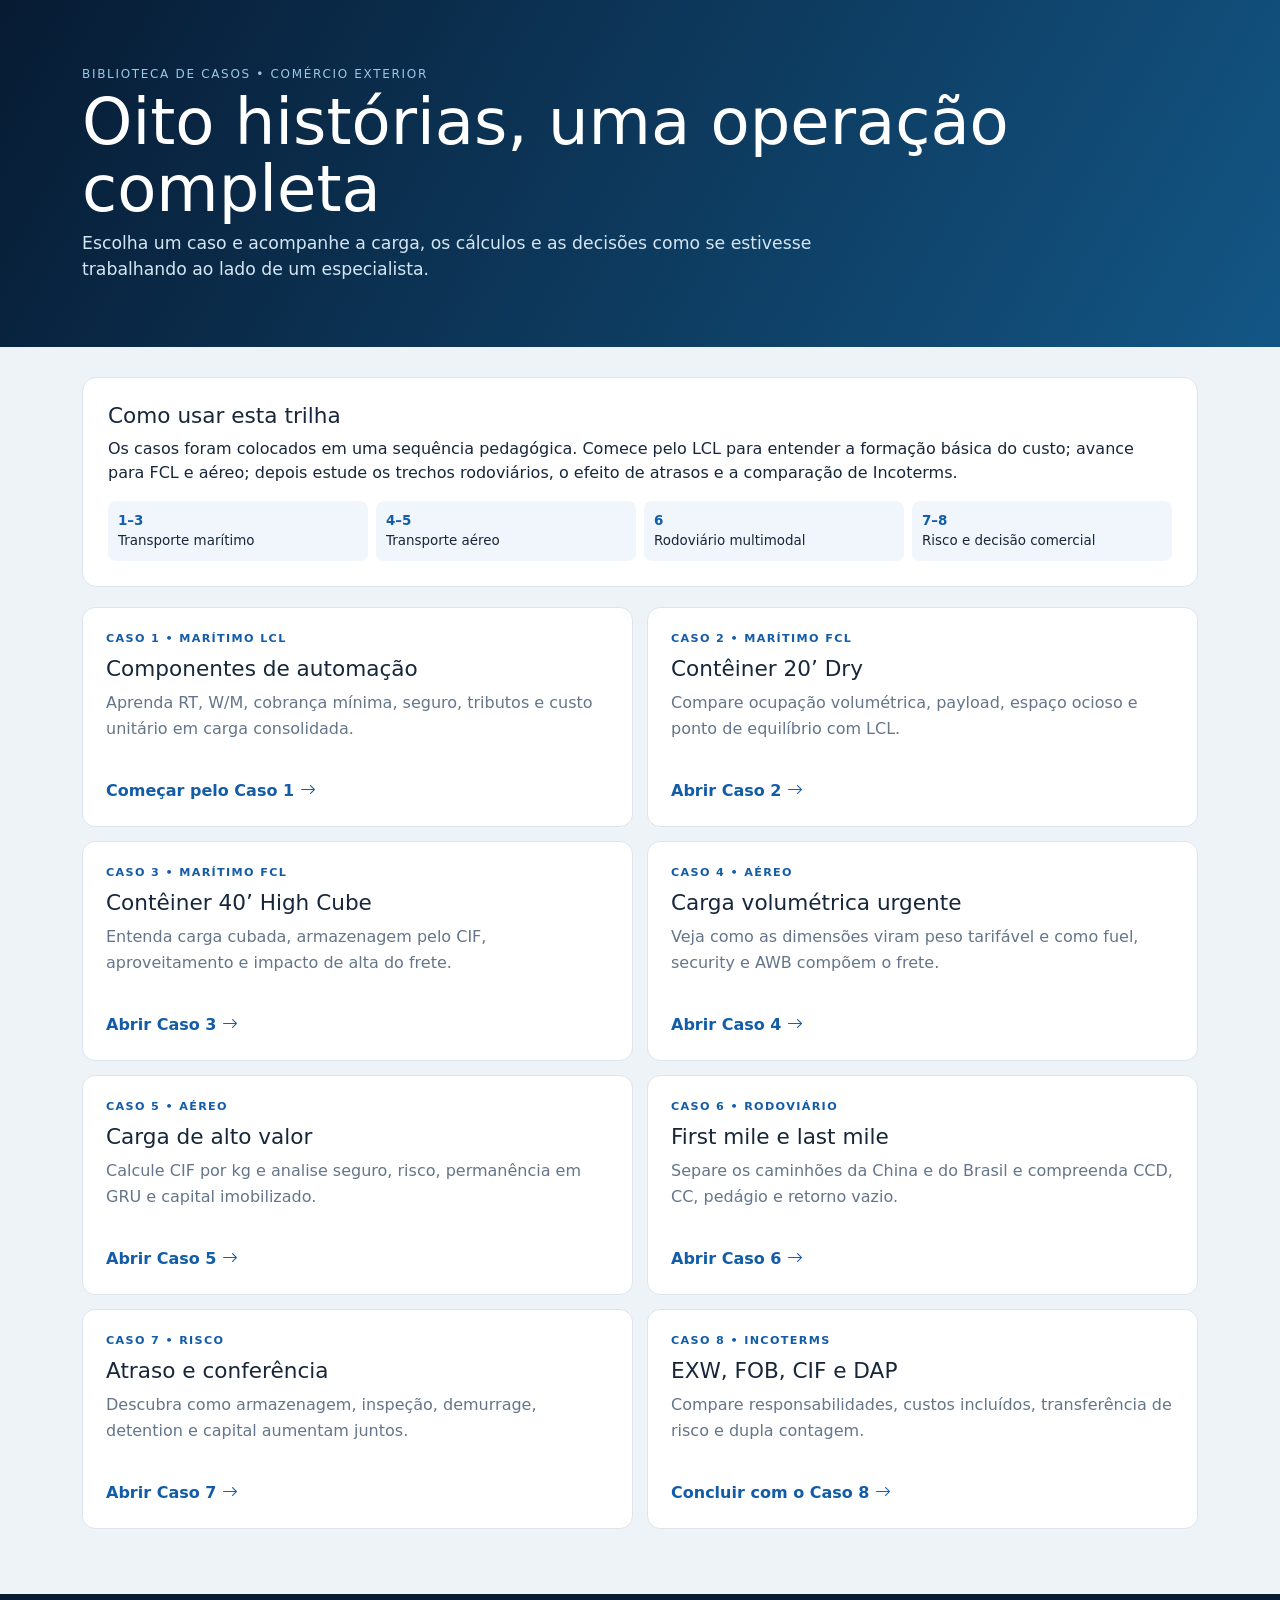
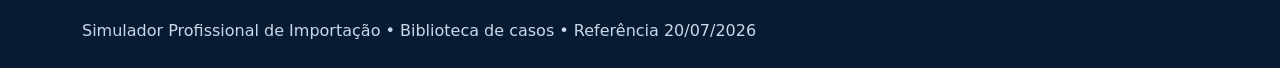
<file: index.html>
<!doctype html>
<html lang="pt-BR">
  <head>
    <meta charset="utf-8" />
    <meta name="viewport" content="width=device-width,initial-scale=1" />
    <title>Casos práticos — Importação China × Brasil</title>
    <link href="bootstrap/css/bootstrap.min.css" rel="stylesheet" />
    <link href="bootstrap/icons/bootstrap-icons.min.css" rel="stylesheet" />
    <link href="./casos-index.css" rel="stylesheet" />
  </head>
  <body>
    <header>
      <div class="container-xl">
        <p class="eyebrow">BIBLIOTECA DE CASOS • COMÉRCIO EXTERIOR</p>
        <h1>Oito histórias, uma operação completa</h1>
        <p>
          Escolha um caso e acompanhe a carga, os cálculos e as decisões como se
          estivesse trabalhando ao lado de um especialista.
        </p>
      </div>
    </header>
    <main class="container-xl">
      <section class="intro">
        <h2>Como usar esta trilha</h2>
        <p>
          Os casos foram colocados em uma sequência pedagógica. Comece pelo LCL
          para entender a formação básica do custo; avance para FCL e aéreo;
          depois estude os trechos rodoviários, o efeito de atrasos e a
          comparação de Incoterms.
        </p>
        <div class="legend">
          <span><b>1–3</b> Transporte marítimo</span
          ><span><b>4–5</b> Transporte aéreo</span
          ><span><b>6</b> Rodoviário multimodal</span
          ><span><b>7–8</b> Risco e decisão comercial</span>
        </div>
      </section>
      <section class="cases">
        <article>
          <span>CASO 1 • MARÍTIMO LCL</span>
          <h2>Componentes de automação</h2>
          <p>
            Aprenda RT, W/M, cobrança mínima, seguro, tributos e custo unitário
            em carga consolidada.
          </p>
          <a href="caso-01-lcl.html"
            >Começar pelo Caso 1 <i class="bi bi-arrow-right"></i
          ></a>
        </article>
        <article>
          <span>CASO 2 • MARÍTIMO FCL</span>
          <h2>Contêiner 20’ Dry</h2>
          <p>
            Compare ocupação volumétrica, payload, espaço ocioso e ponto de
            equilíbrio com LCL.
          </p>
          <a href="caso-02-fcl-20.html"
            >Abrir Caso 2 <i class="bi bi-arrow-right"></i
          ></a>
        </article>
        <article>
          <span>CASO 3 • MARÍTIMO FCL</span>
          <h2>Contêiner 40’ High Cube</h2>
          <p>
            Entenda carga cubada, armazenagem pelo CIF, aproveitamento e impacto
            de alta do frete.
          </p>
          <a href="caso-03-fcl-40hc.html"
            >Abrir Caso 3 <i class="bi bi-arrow-right"></i
          ></a>
        </article>
        <article>
          <span>CASO 4 • AÉREO</span>
          <h2>Carga volumétrica urgente</h2>
          <p>
            Veja como as dimensões viram peso tarifável e como fuel, security e
            AWB compõem o frete.
          </p>
          <a href="caso-04-aereo-volumetrico.html"
            >Abrir Caso 4 <i class="bi bi-arrow-right"></i
          ></a>
        </article>
        <article>
          <span>CASO 5 • AÉREO</span>
          <h2>Carga de alto valor</h2>
          <p>
            Calcule CIF por kg e analise seguro, risco, permanência em GRU e
            capital imobilizado.
          </p>
          <a href="caso-05-aereo-alto-valor.html"
            >Abrir Caso 5 <i class="bi bi-arrow-right"></i
          ></a>
        </article>
        <article>
          <span>CASO 6 • RODOVIÁRIO</span>
          <h2>First mile e last mile</h2>
          <p>
            Separe os caminhões da China e do Brasil e compreenda CCD, CC,
            pedágio e retorno vazio.
          </p>
          <a href="caso-06-rodoviario.html"
            >Abrir Caso 6 <i class="bi bi-arrow-right"></i
          ></a>
        </article>
        <article>
          <span>CASO 7 • RISCO</span>
          <h2>Atraso e conferência</h2>
          <p>
            Descubra como armazenagem, inspeção, demurrage, detention e capital
            aumentam juntos.
          </p>
          <a href="caso-07-atraso.html"
            >Abrir Caso 7 <i class="bi bi-arrow-right"></i
          ></a>
        </article>
        <article>
          <span>CASO 8 • INCOTERMS</span>
          <h2>EXW, FOB, CIF e DAP</h2>
          <p>
            Compare responsabilidades, custos incluídos, transferência de risco
            e dupla contagem.
          </p>
          <a href="caso-08-incoterms.html"
            >Concluir com o Caso 8 <i class="bi bi-arrow-right"></i
          ></a>
        </article>
      </section>
    </main>
    <footer>
      <div class="container-xl">
        Simulador Profissional de Importação • Biblioteca de casos • Referência
        20/07/2026
      </div>
    </footer>
    <script src="bootstrap/js/bootstrap.bundle.min.js"></script>
  </body>
</html>
</file>
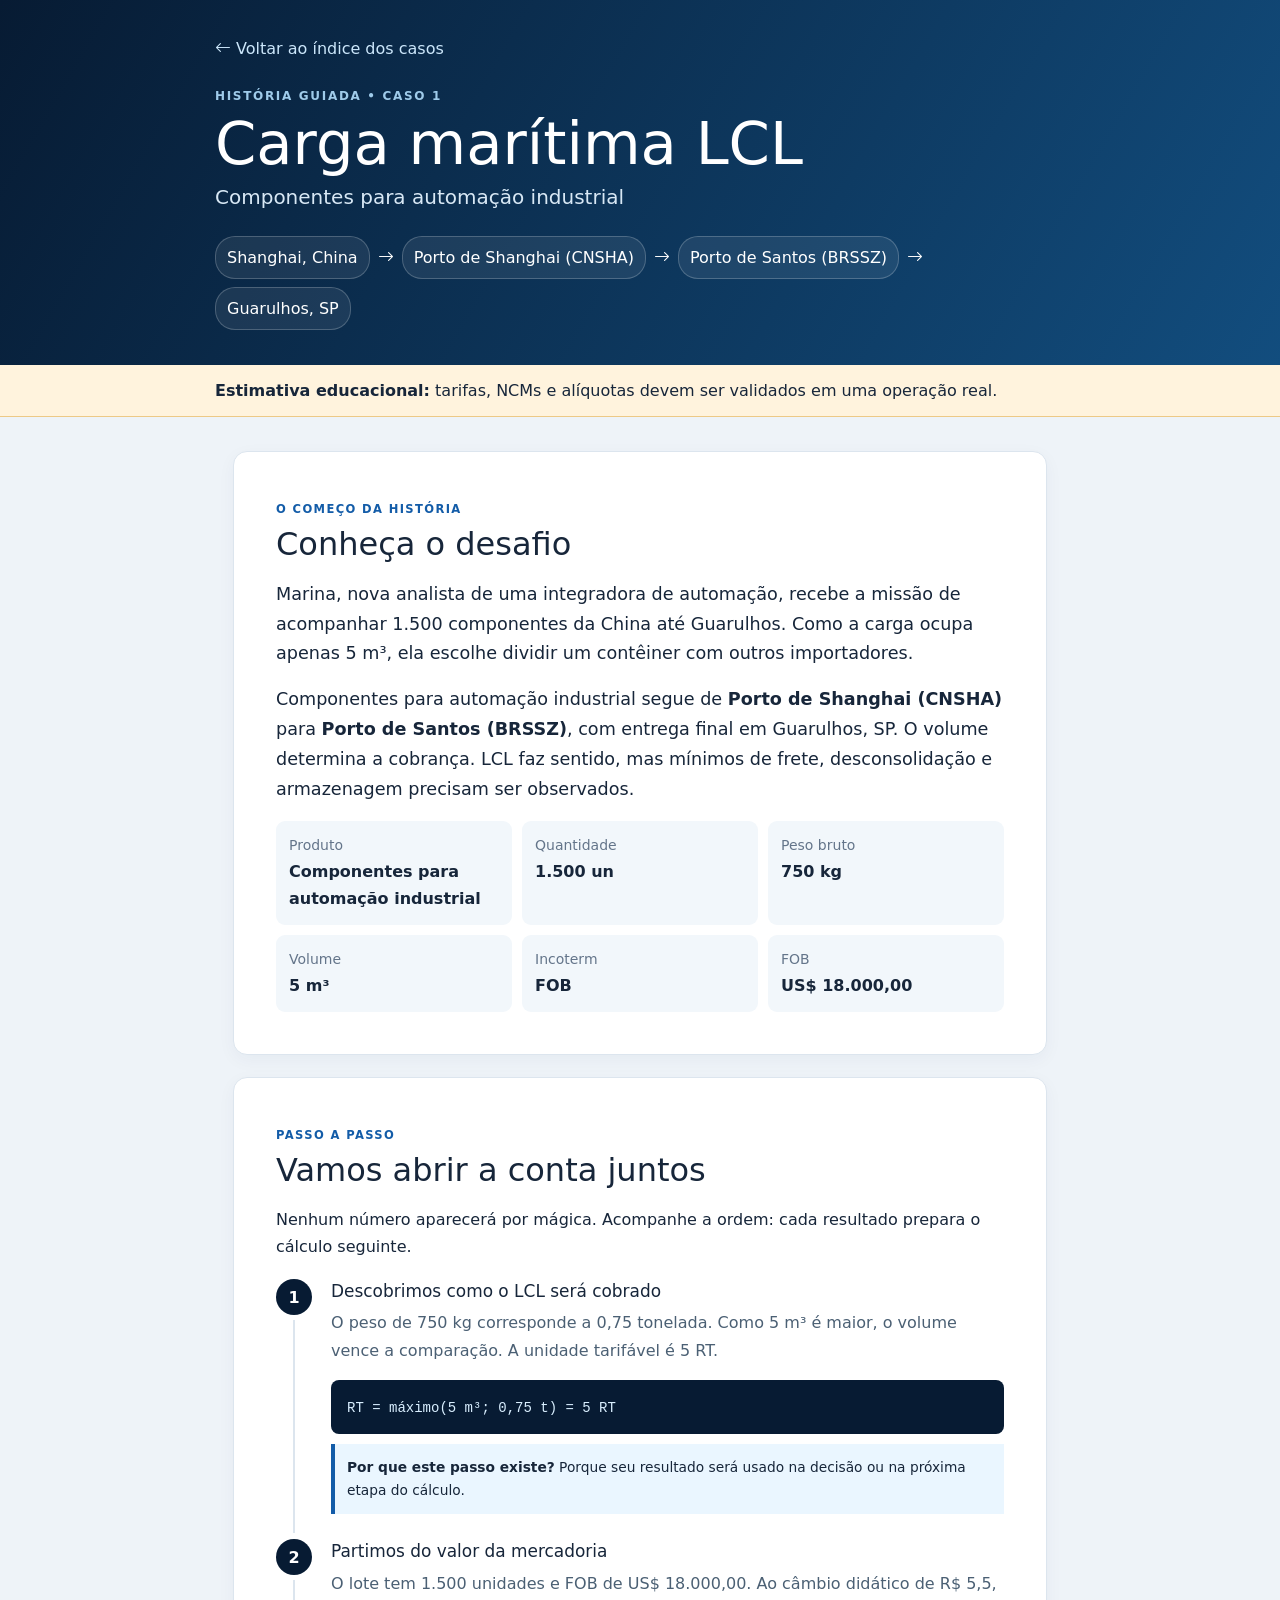
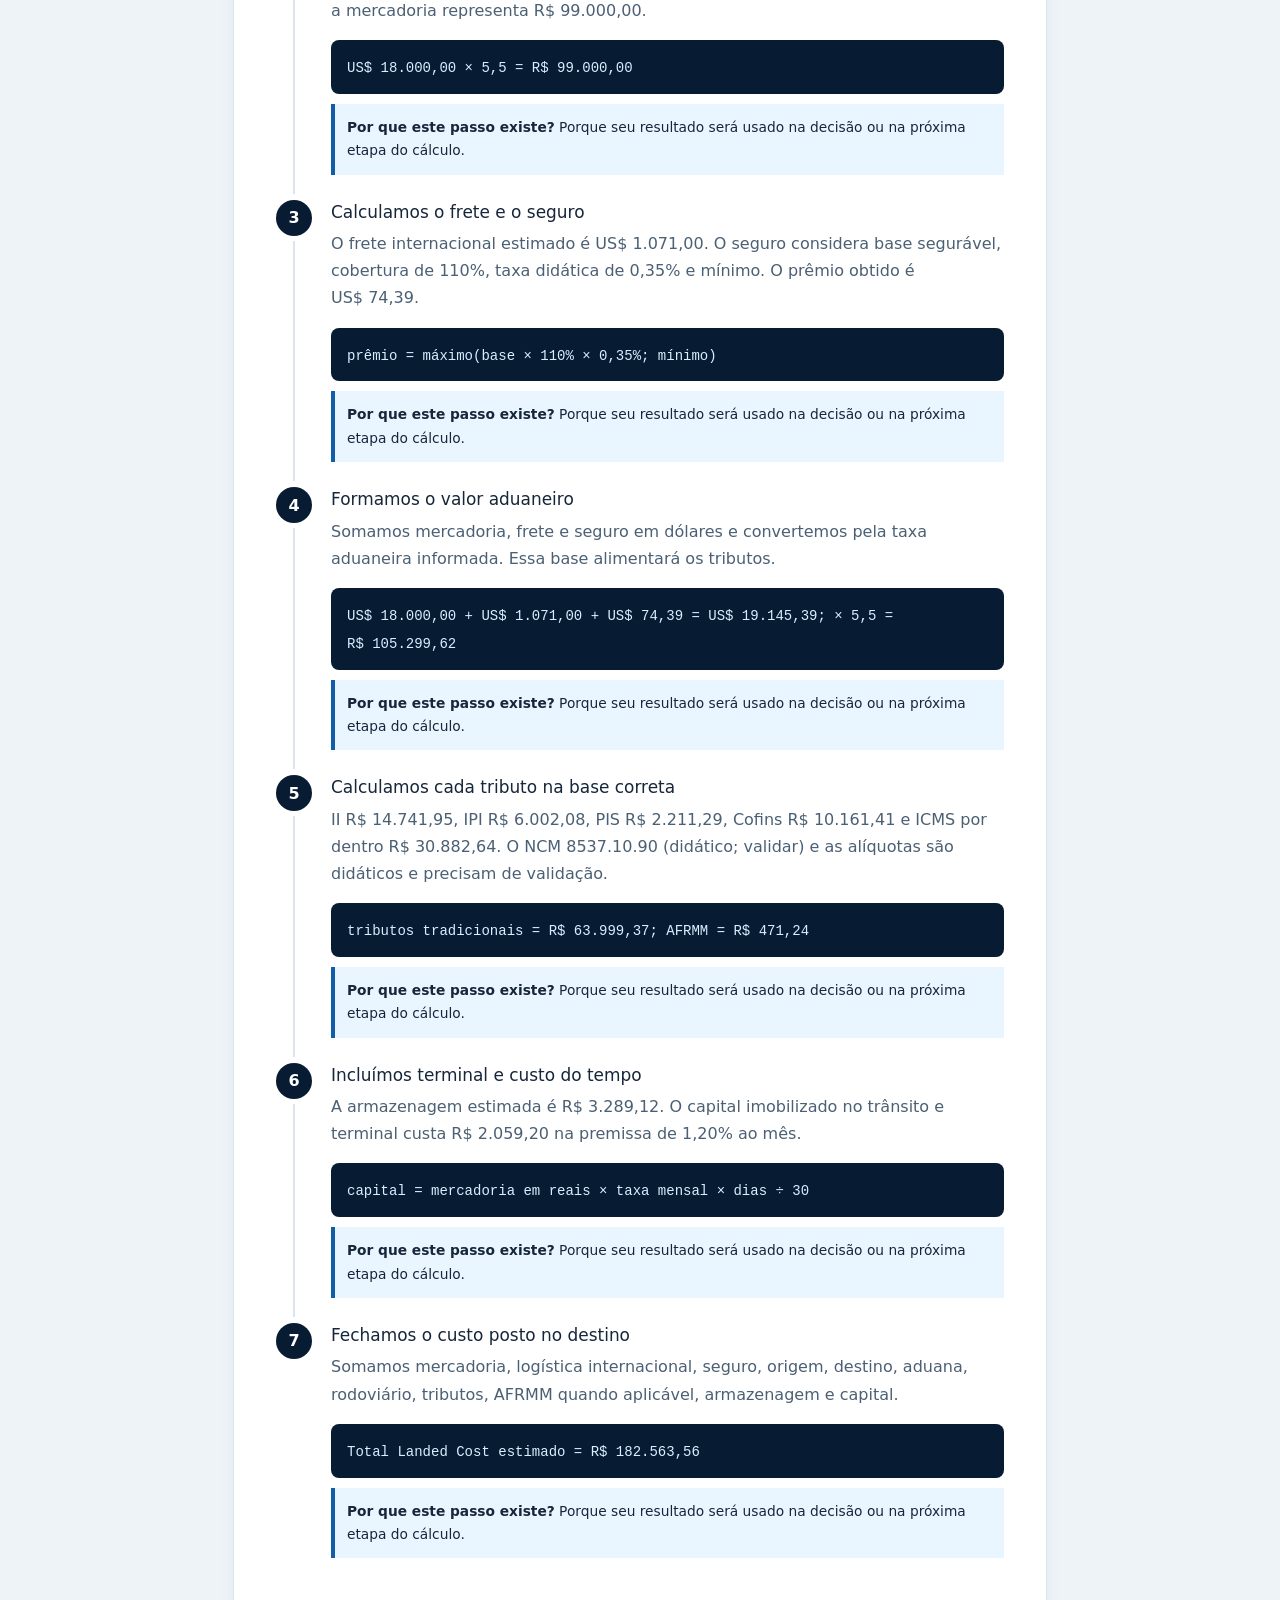
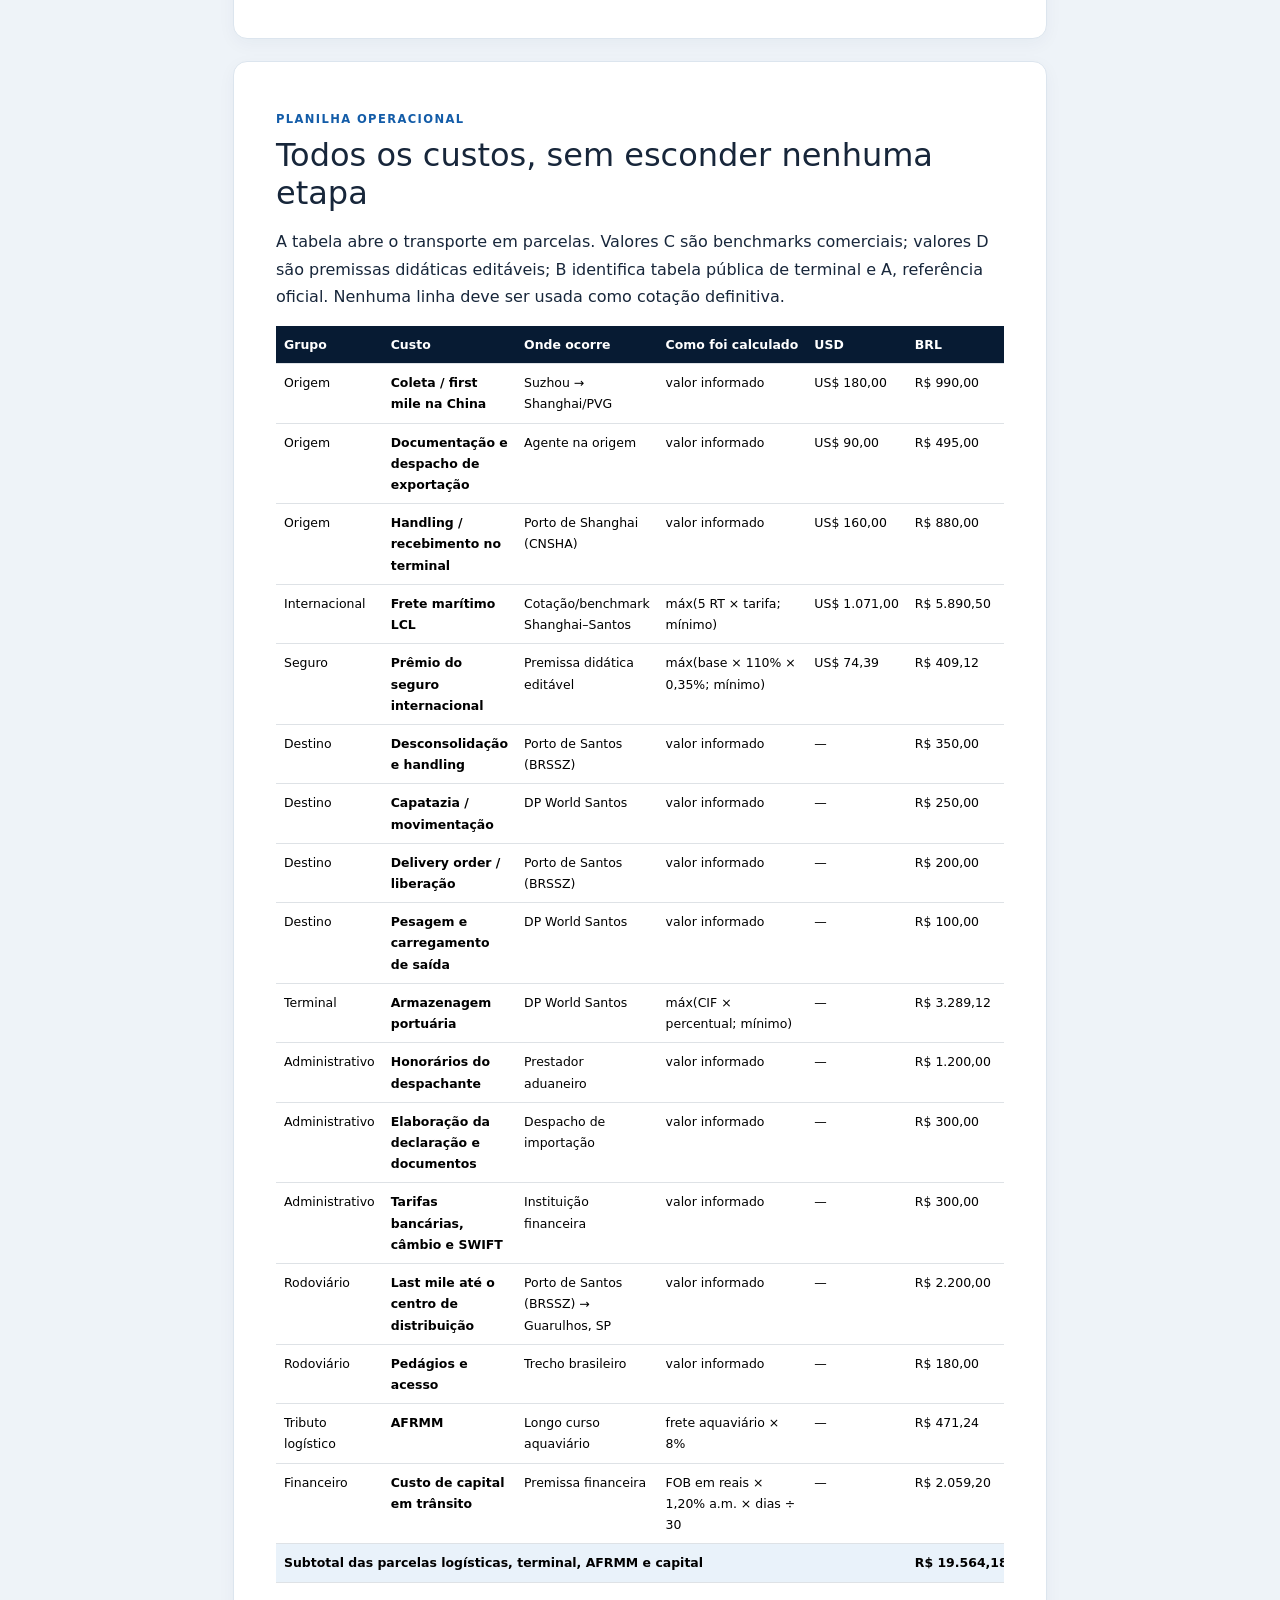
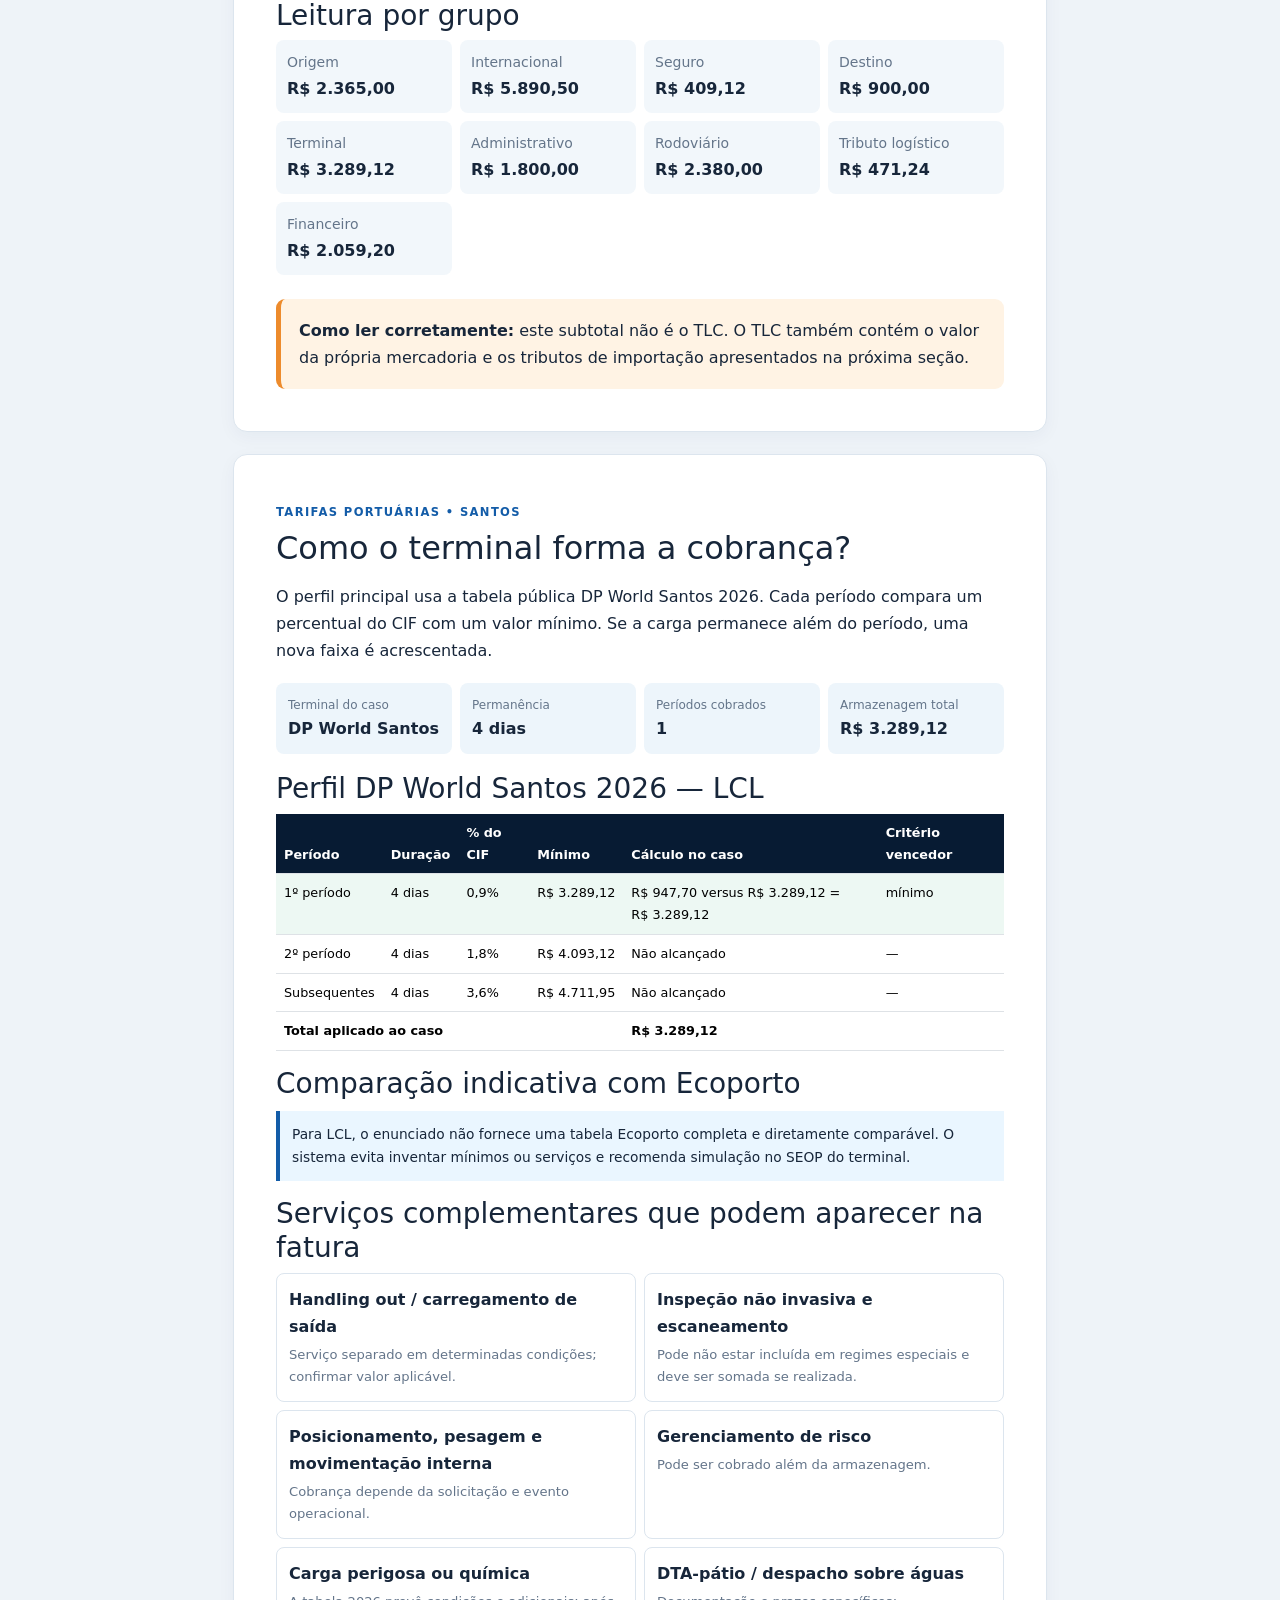
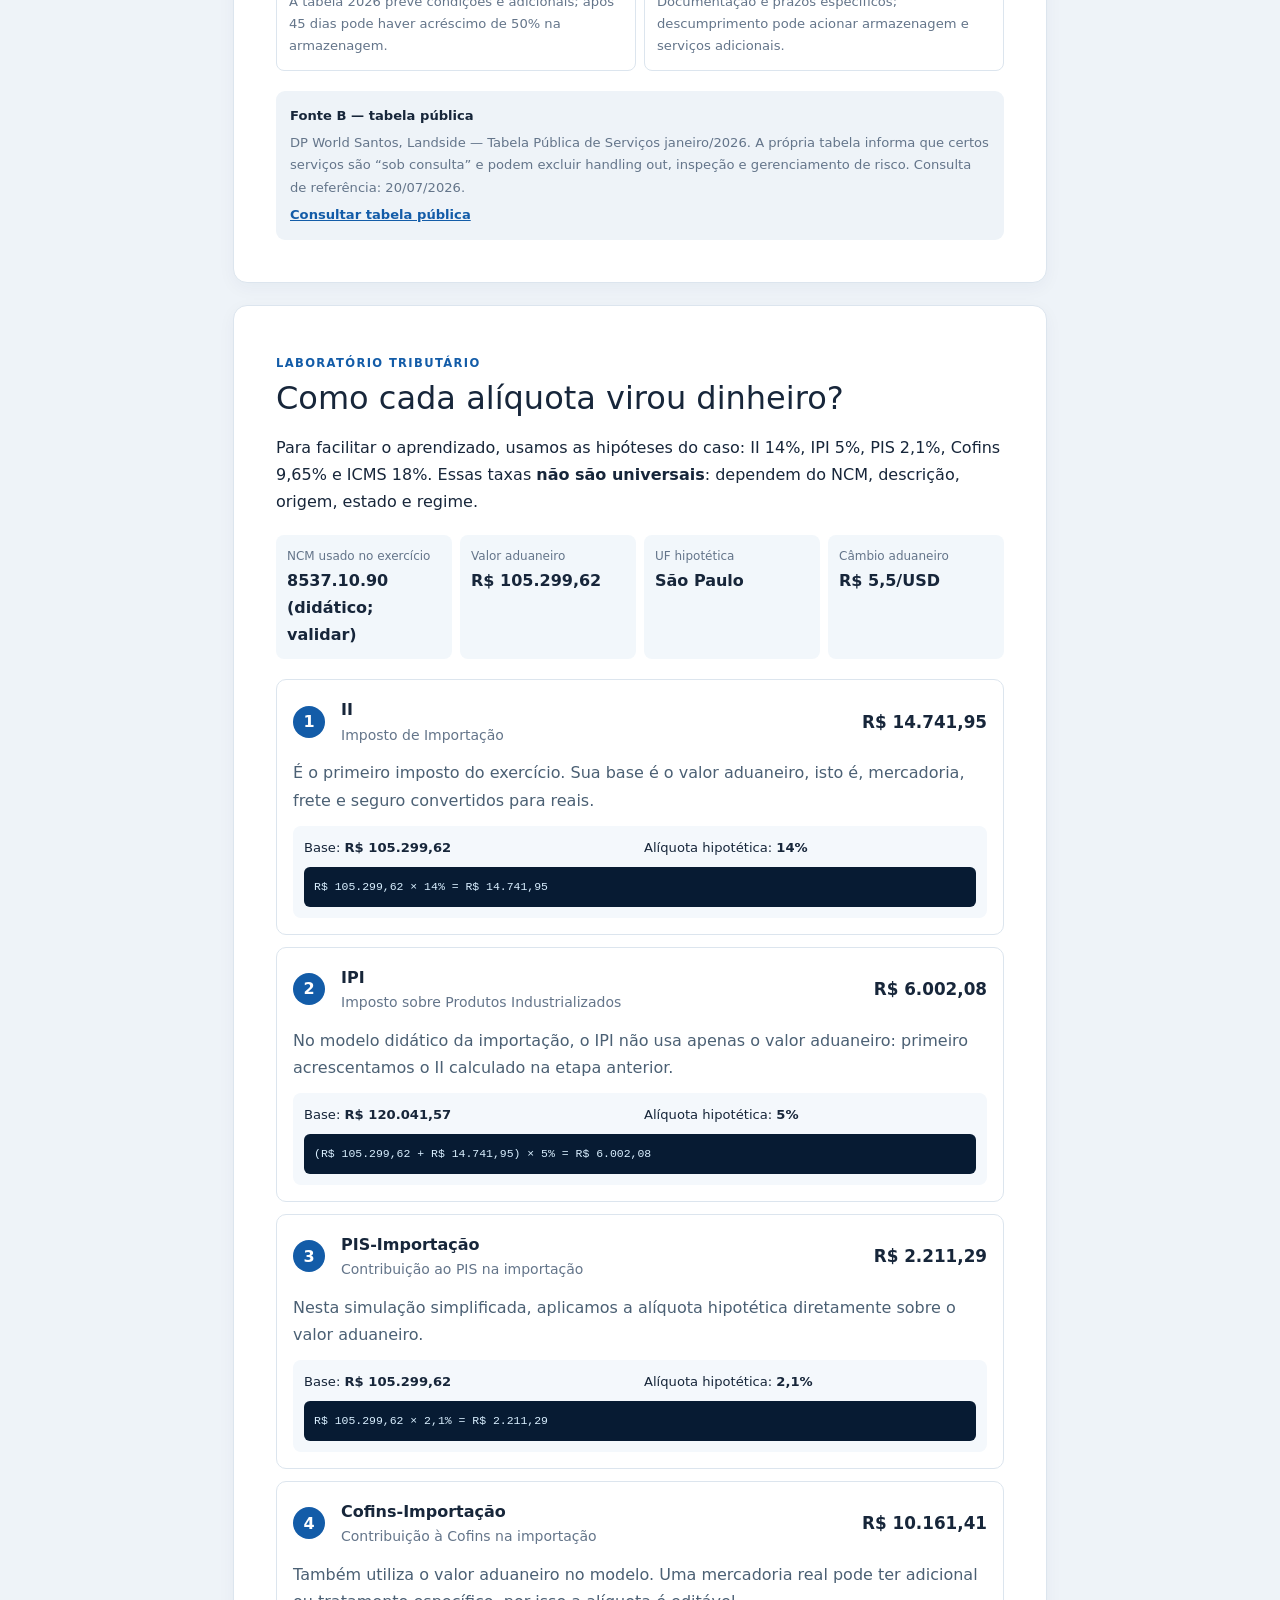
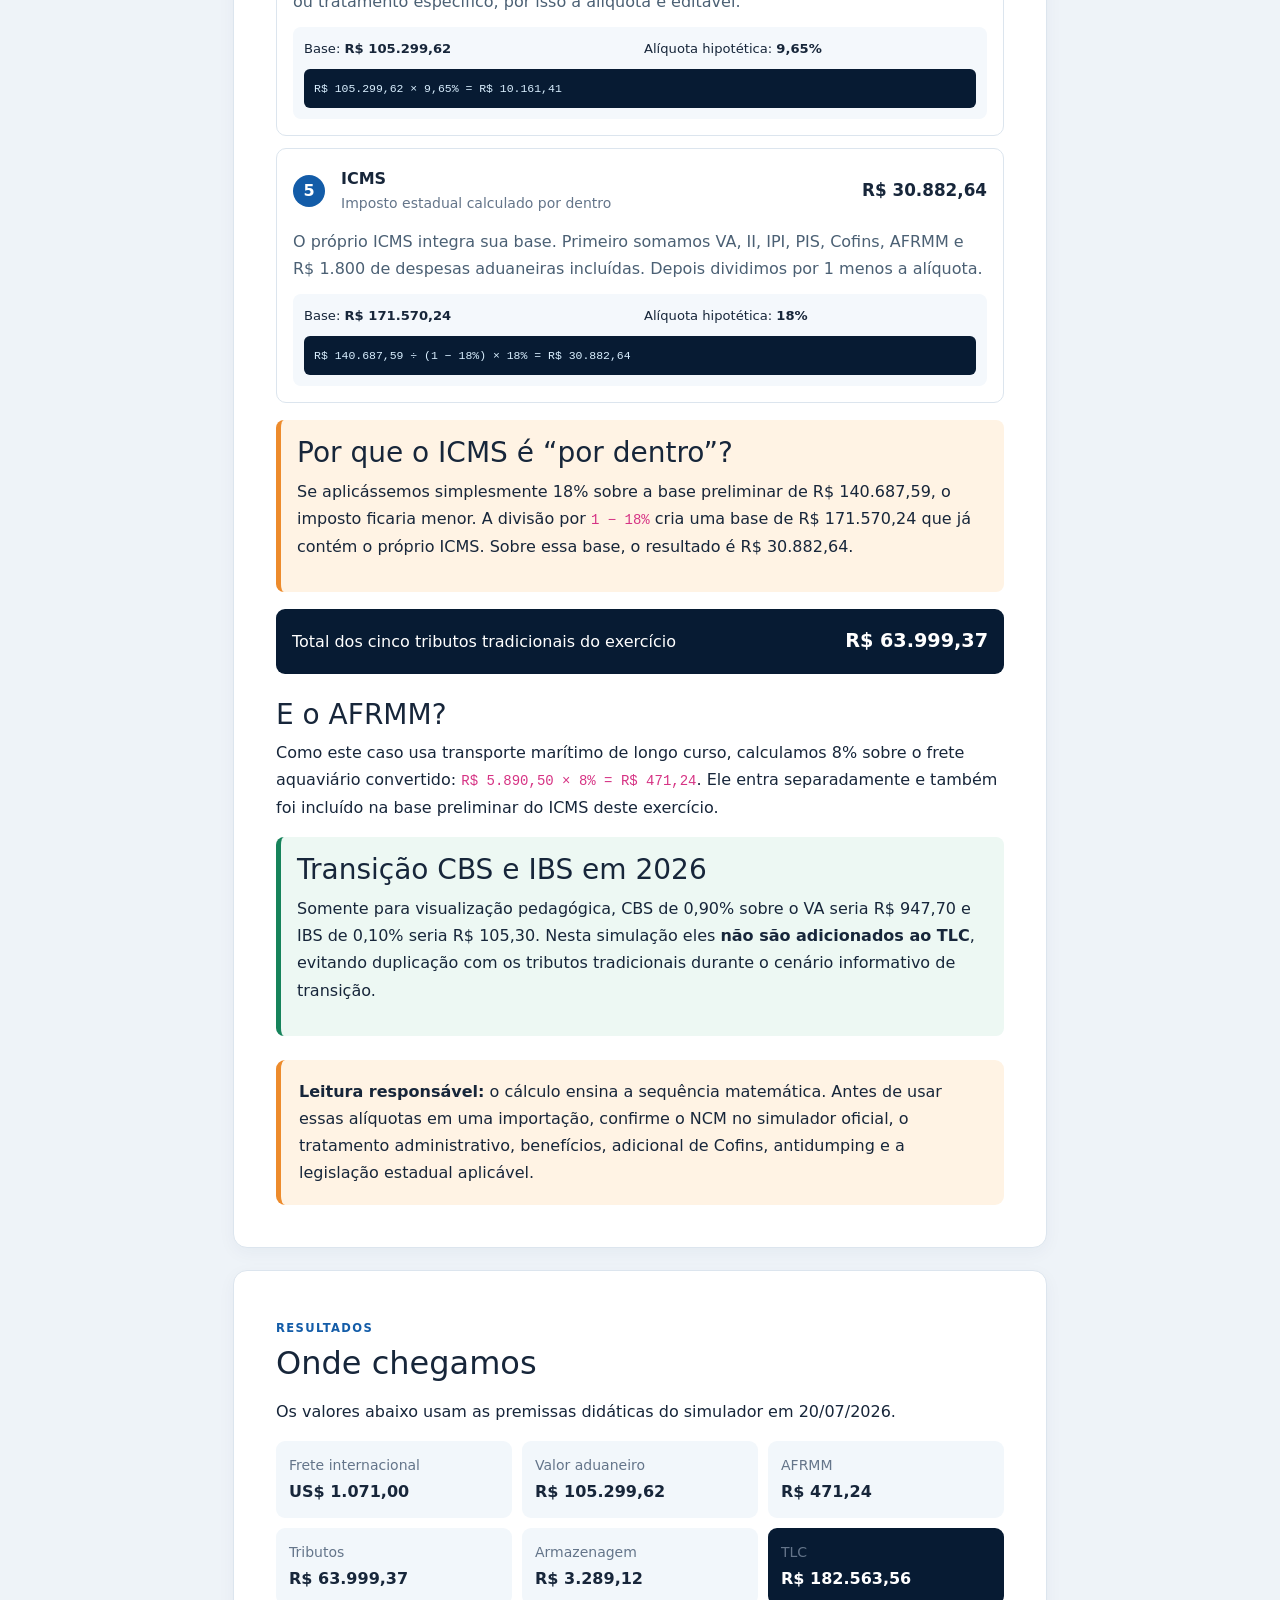
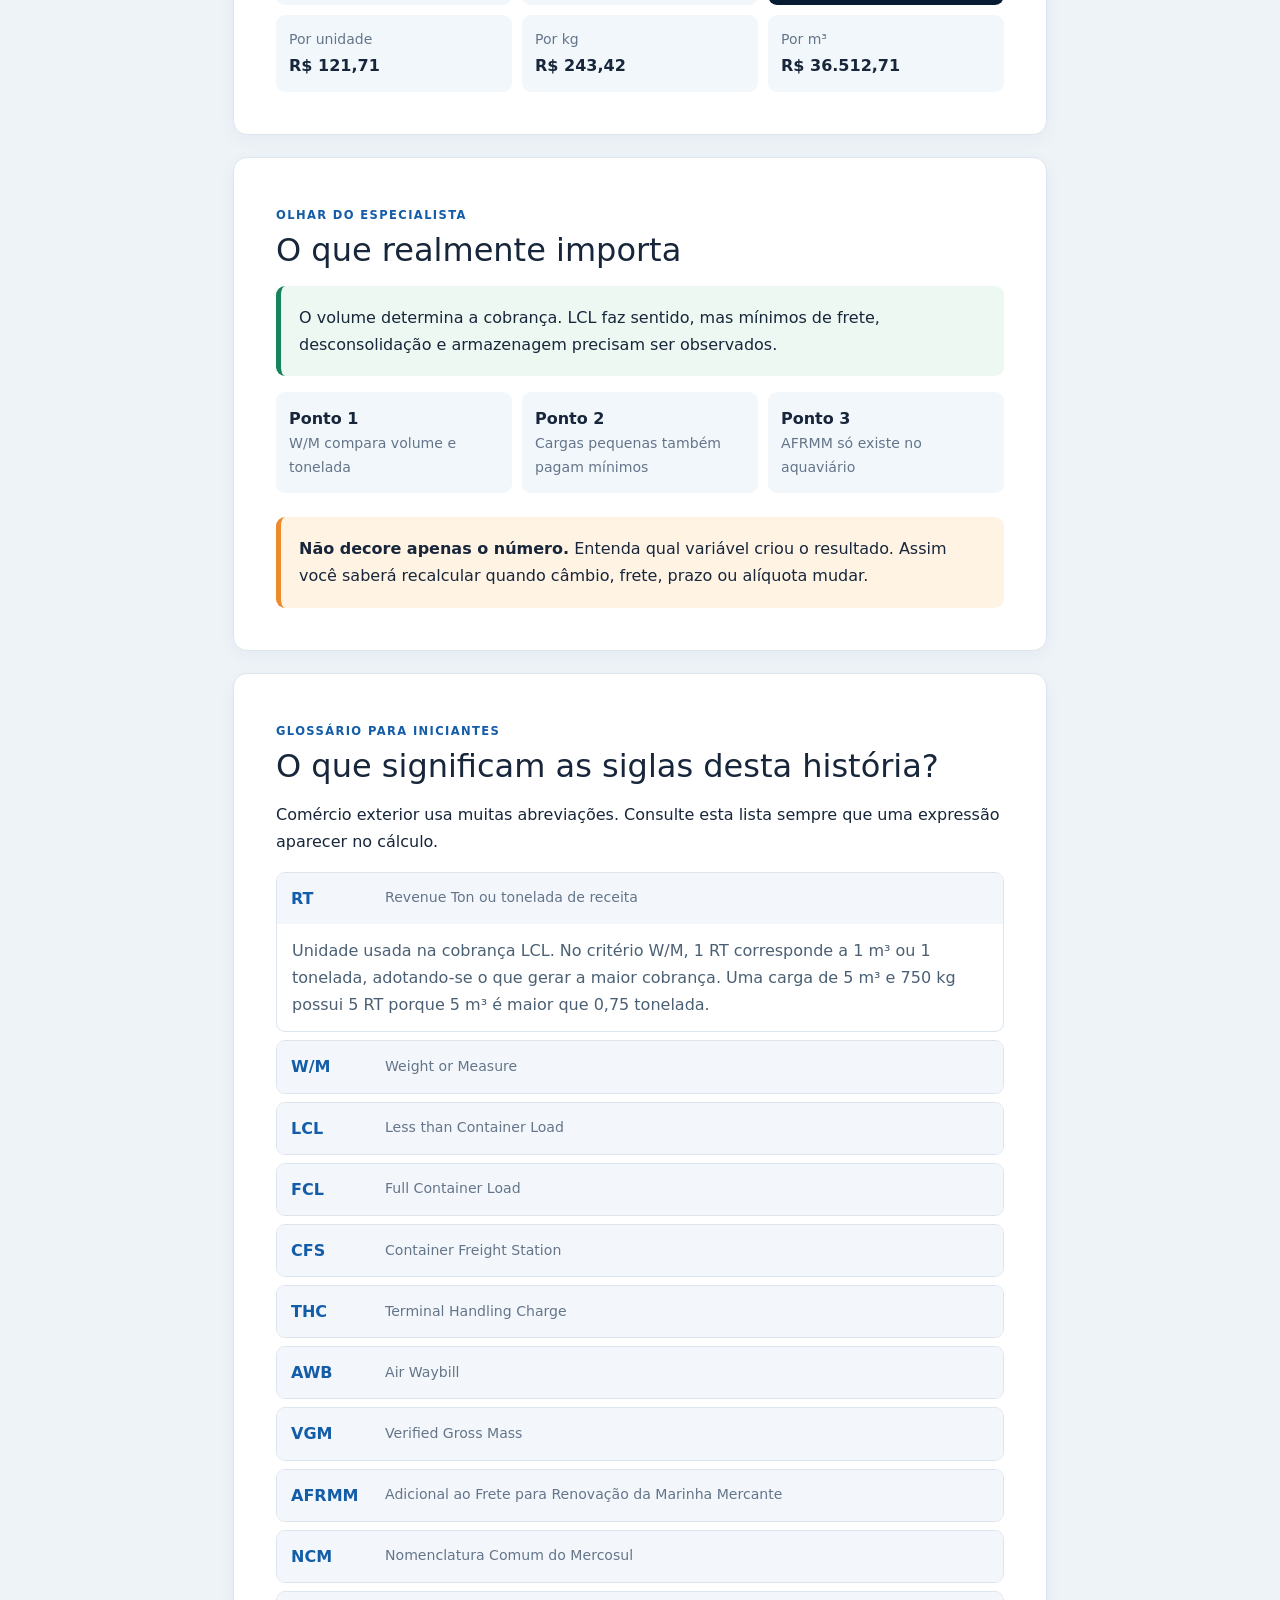
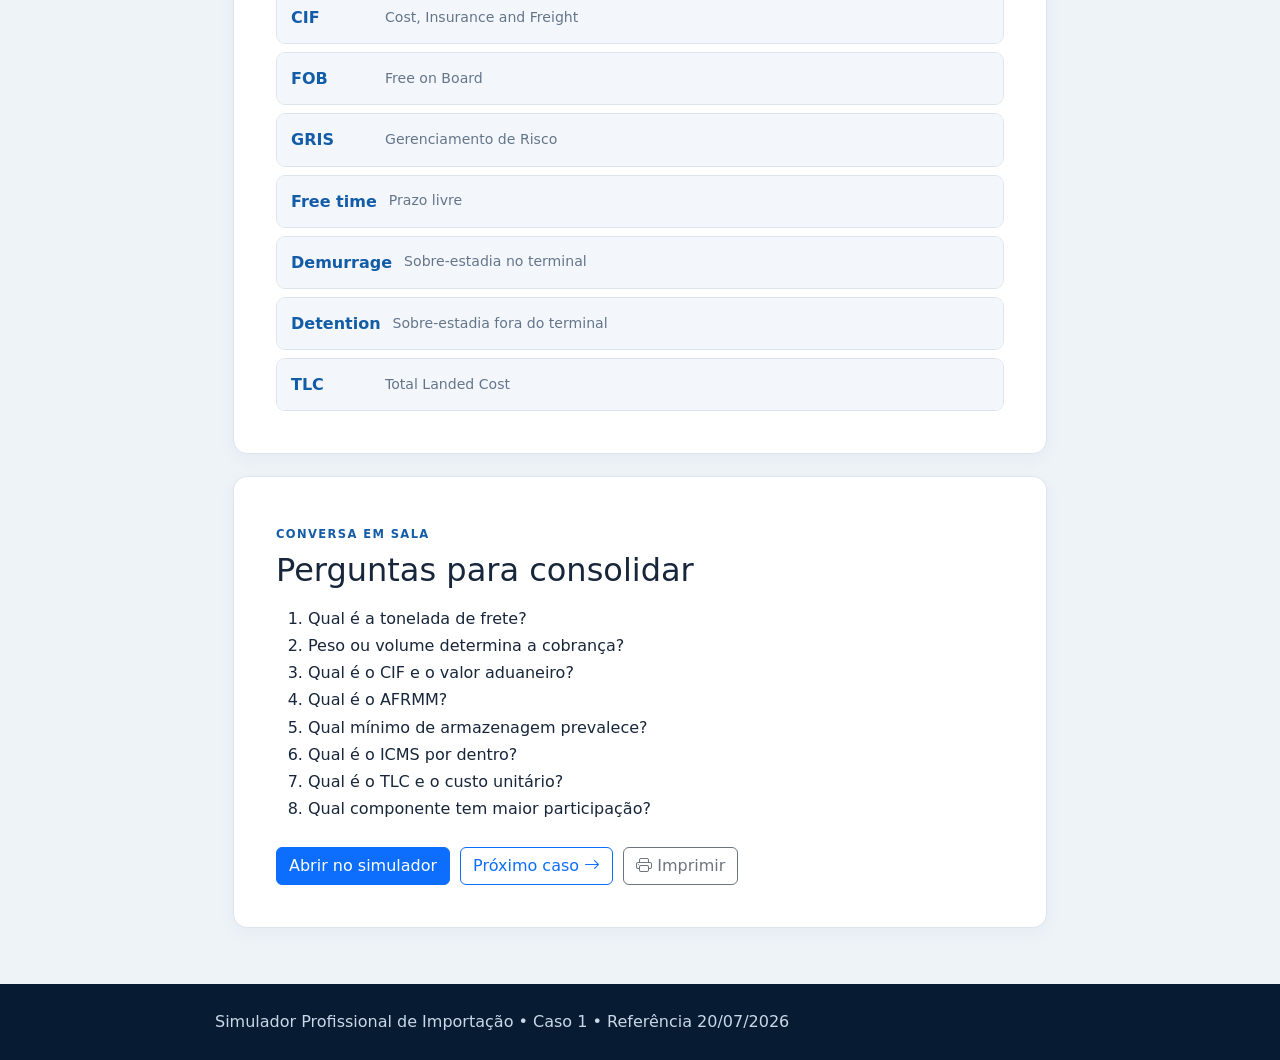
<file: caso-01-lcl.html>
<!doctype html>
<html lang="pt-BR">
  <head>
    <meta charset="utf-8" />
    <meta name="viewport" content="width=device-width,initial-scale=1" />
    <title>Caso 1</title>
    <link href="bootstrap/css/bootstrap.min.css" rel="stylesheet" />
    <link href="bootstrap/icons/bootstrap-icons.min.css" rel="stylesheet" />
    <link href="./caso.css" rel="stylesheet" />
  </head>
  <body data-case="1">
    <header class="case-head">
      <div class="wrap">
        <a class="back" href="index.html"
          ><i class="bi bi-arrow-left"></i> Voltar ao índice dos casos</a
        >
        <p class="eyebrow">HISTÓRIA GUIADA • CASO <span id="caseNo">1</span></p>
        <h1 id="title">Carregando caso…</h1>
        <p class="lead" id="subtitle"></p>
        <div class="route" id="route"></div>
      </div>
    </header>
    <div class="disclaimer">
      <div class="wrap">
        <b>Estimativa educacional:</b> tarifas, NCMs e alíquotas devem ser
        validados em uma operação real.
      </div>
    </div>
    <main class="story wrap">
      <section class="chapter">
        <span class="chapter-tag">O COMEÇO DA HISTÓRIA</span>
        <h2>Conheça o desafio</h2>
        <div id="opening" class="opening"></div>
        <div id="facts" class="facts"></div>
      </section>
      <section class="chapter">
        <span class="chapter-tag">PASSO A PASSO</span>
        <h2>Vamos abrir a conta juntos</h2>
        <p>
          Nenhum número aparecerá por mágica. Acompanhe a ordem: cada resultado
          prepara o cálculo seguinte.
        </p>
        <ol id="steps" class="steps"></ol>
      </section>
      <section class="chapter">
        <span class="chapter-tag">RESULTADOS</span>
        <h2>Onde chegamos</h2>
        <p>
          Os valores abaixo usam as premissas didáticas do simulador em
          20/07/2026.
        </p>
        <div id="results" class="results"></div>
      </section>
      <section class="chapter">
        <span class="chapter-tag">OLHAR DO ESPECIALISTA</span>
        <h2>O que realmente importa</h2>
        <p id="decision" class="specialist"></p>
        <div id="lessons" class="lessons"></div>
        <div class="highlight mt-4">
          <b>Não decore apenas o número.</b> Entenda qual variável criou o
          resultado. Assim você saberá recalcular quando câmbio, frete, prazo ou
          alíquota mudar.
        </div>
      </section>
      <section class="chapter">
        <span class="chapter-tag">CONVERSA EM SALA</span>
        <h2>Perguntas para consolidar</h2>
        <ol id="questions" class="questions"></ol>
        <div class="actions">
          <a class="btn btn-primary" href="../index.html#casos"
            >Abrir no simulador</a
          ><a class="btn btn-outline-primary" href="caso-02-fcl-20.html"
            >Próximo caso <i class="bi bi-arrow-right"></i></a
          ><button class="btn btn-outline-secondary" onclick="print()">
            <i class="bi bi-printer"></i> Imprimir
          </button>
        </div>
      </section>
    </main>
    <footer class="case-foot">
      <div class="wrap">
        Simulador Profissional de Importação • Caso 1 • Referência 20/07/2026
      </div>
    </footer>
    <script src="bootstrap/js/bootstrap.bundle.min.js"></script>
    <script src="js/dados-2026.js"></script>
    <script src="js/calculos.js"></script>
    <script src="js/caso-pagina.js"></script>
  </body>
</html>
</file>
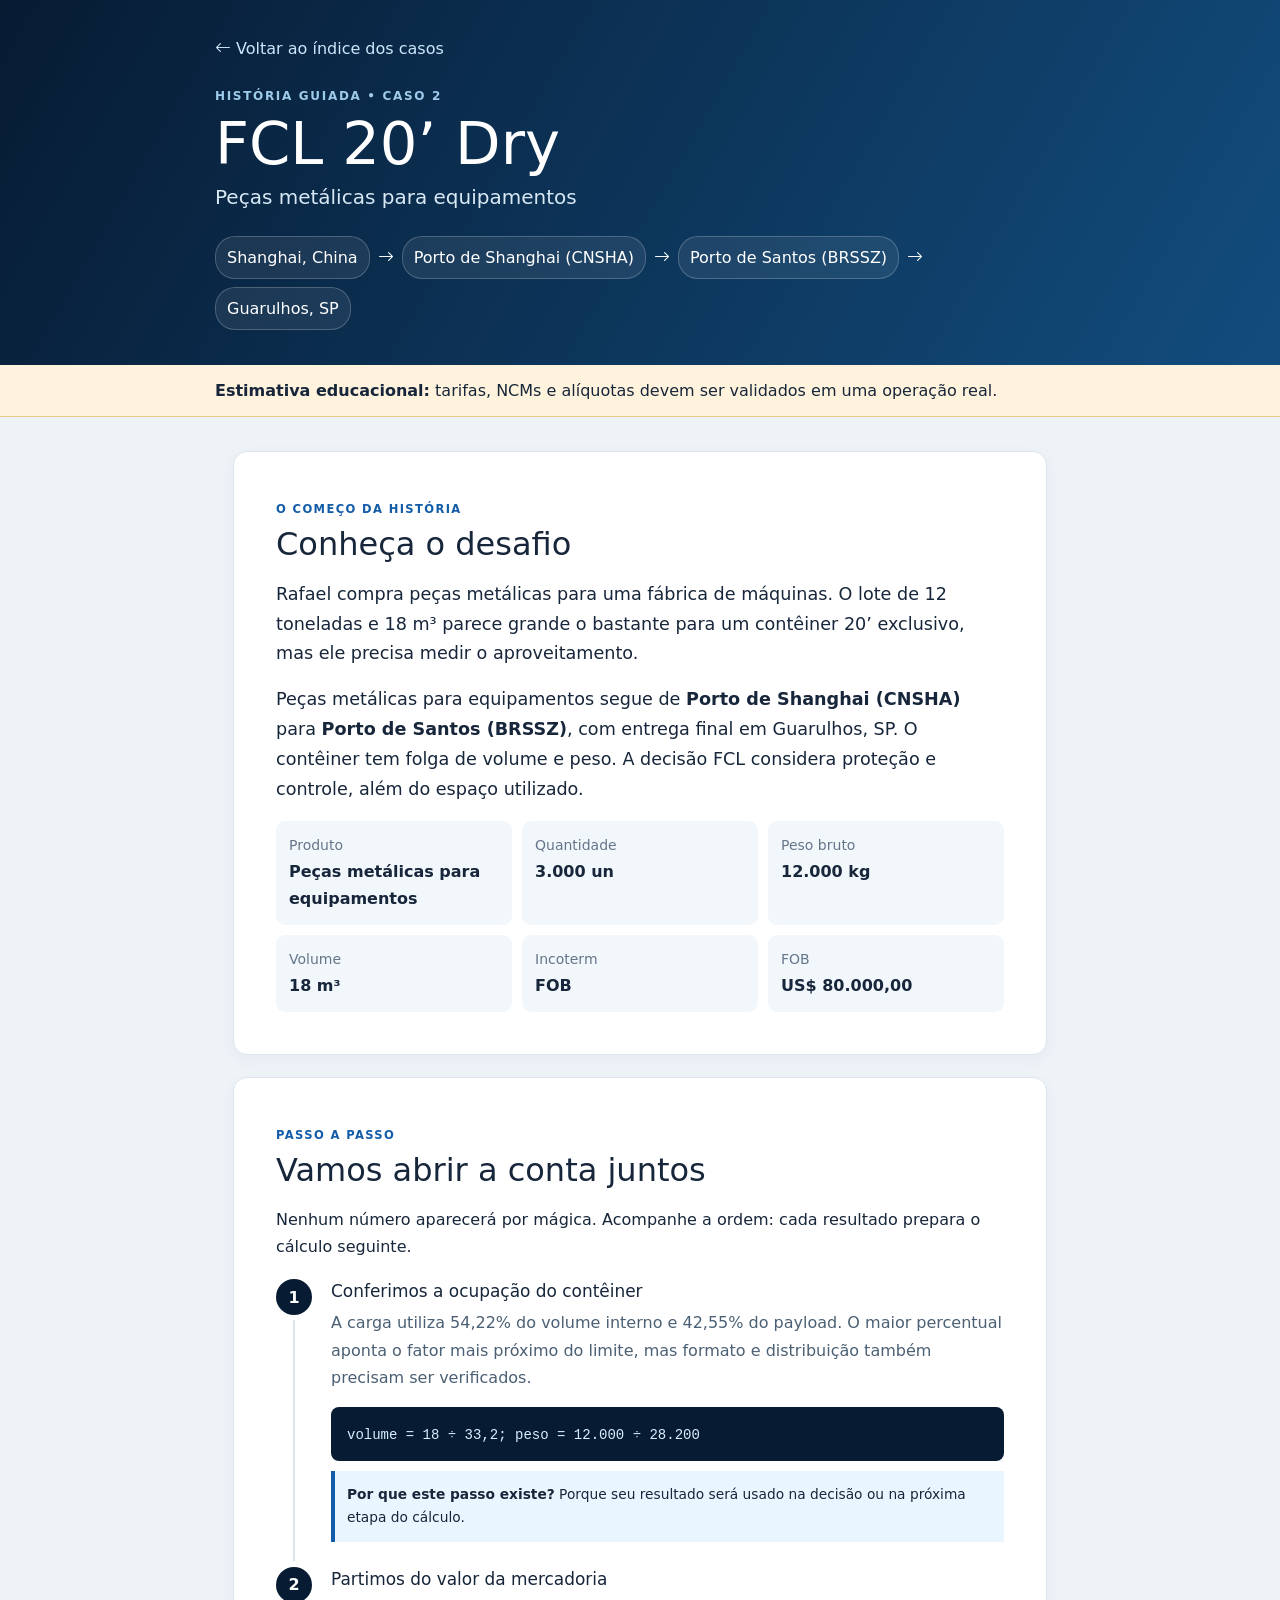
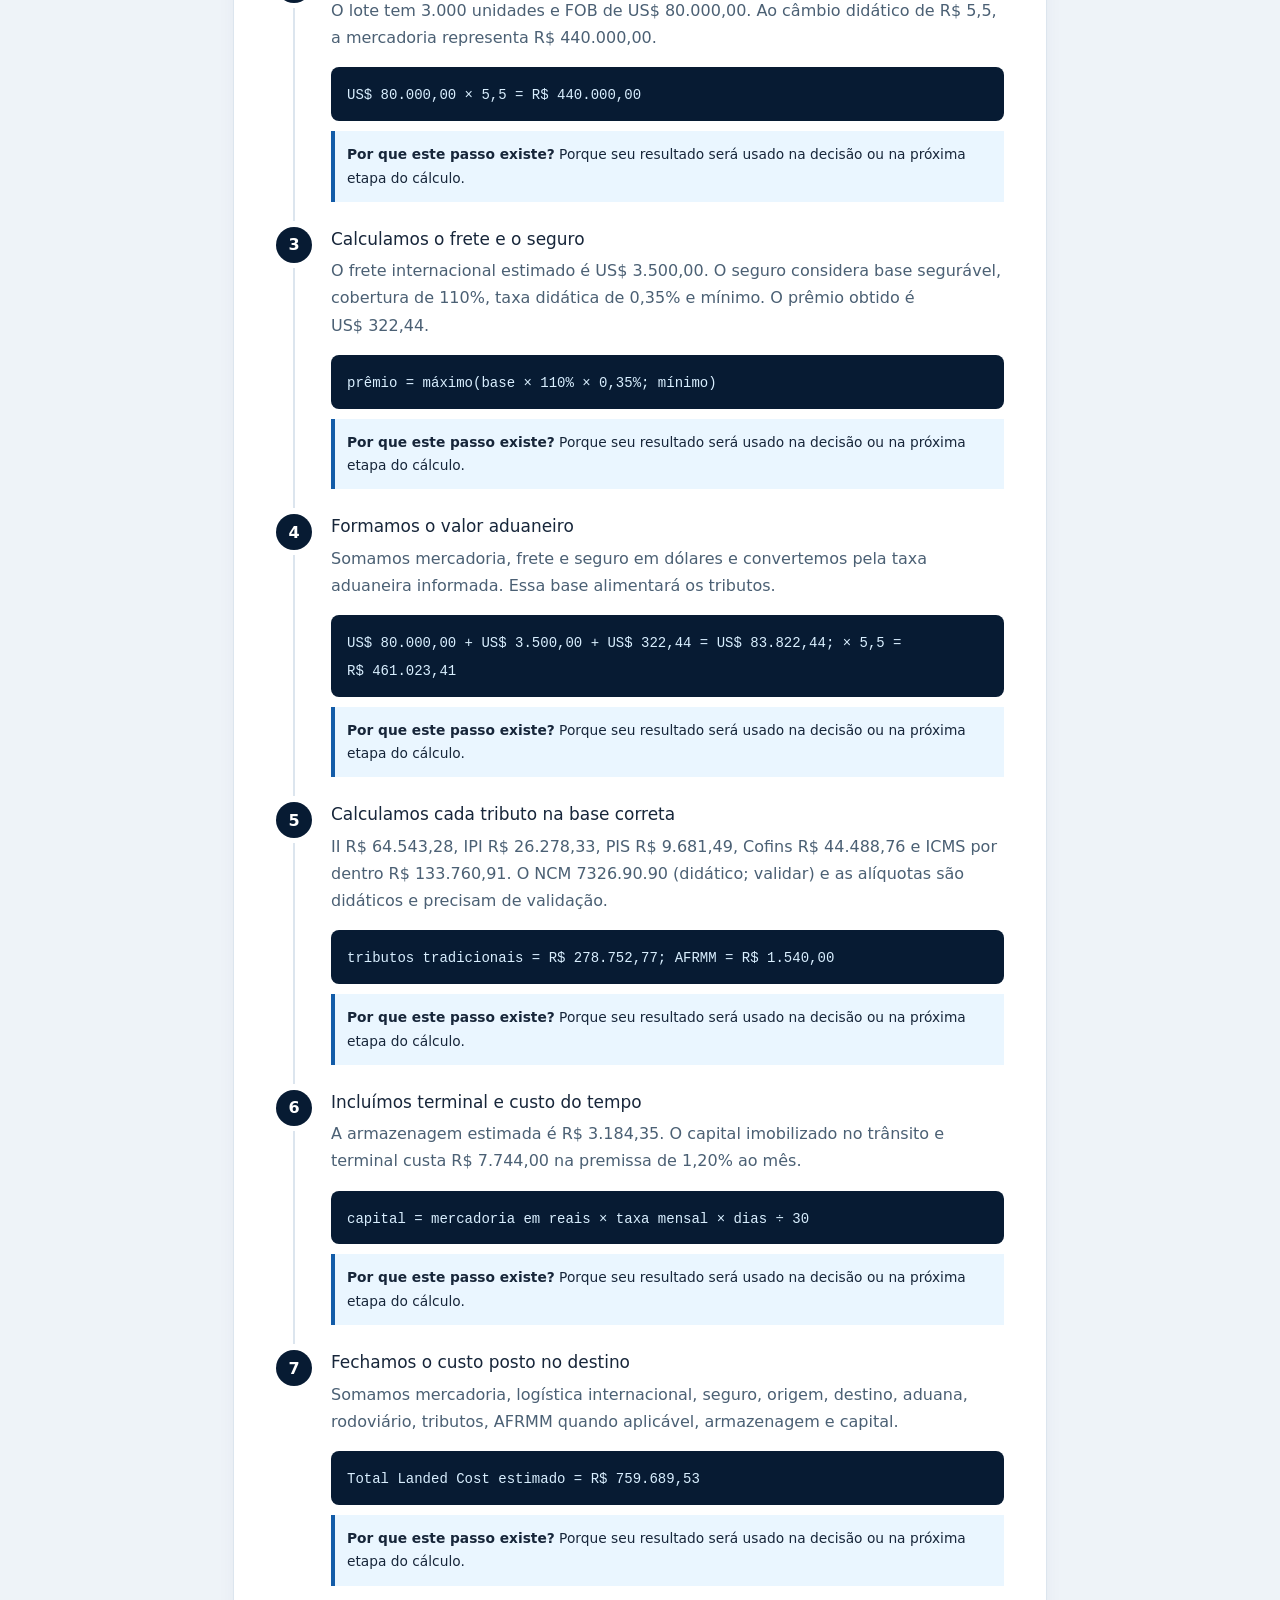
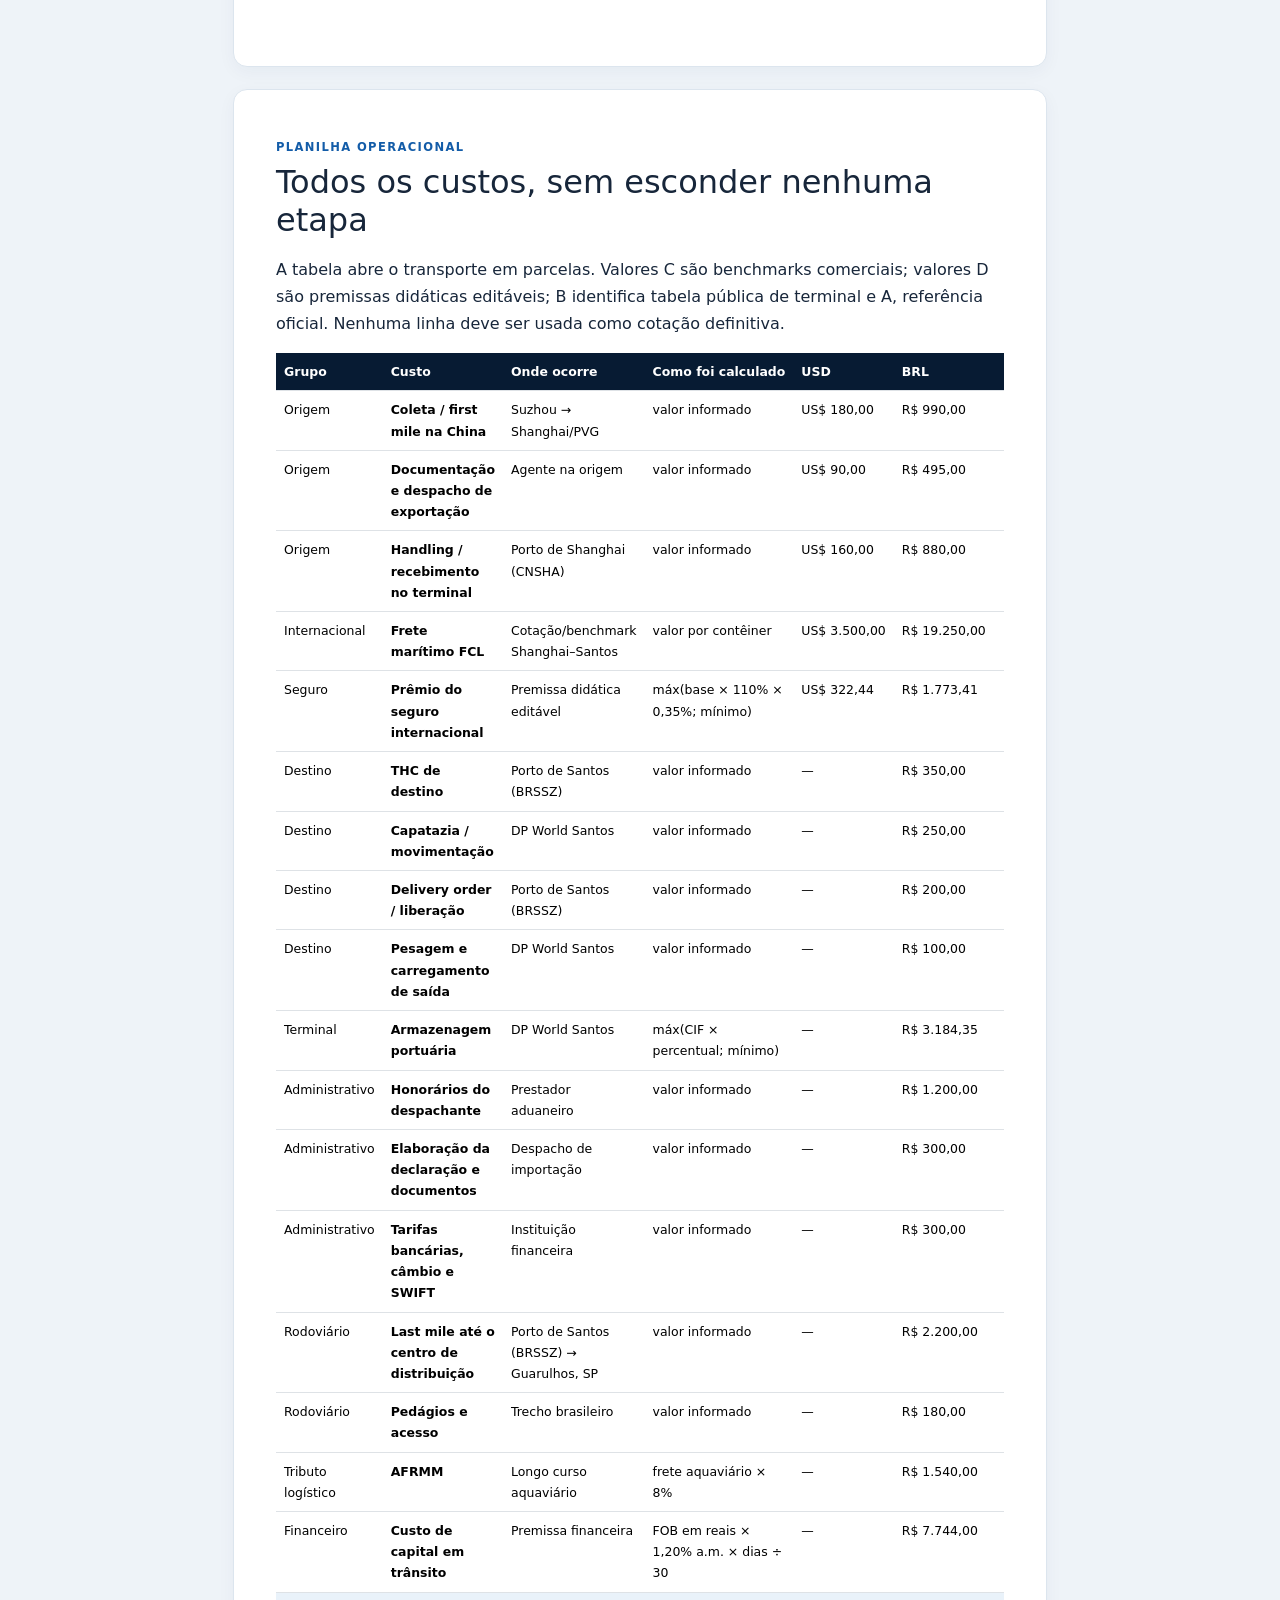
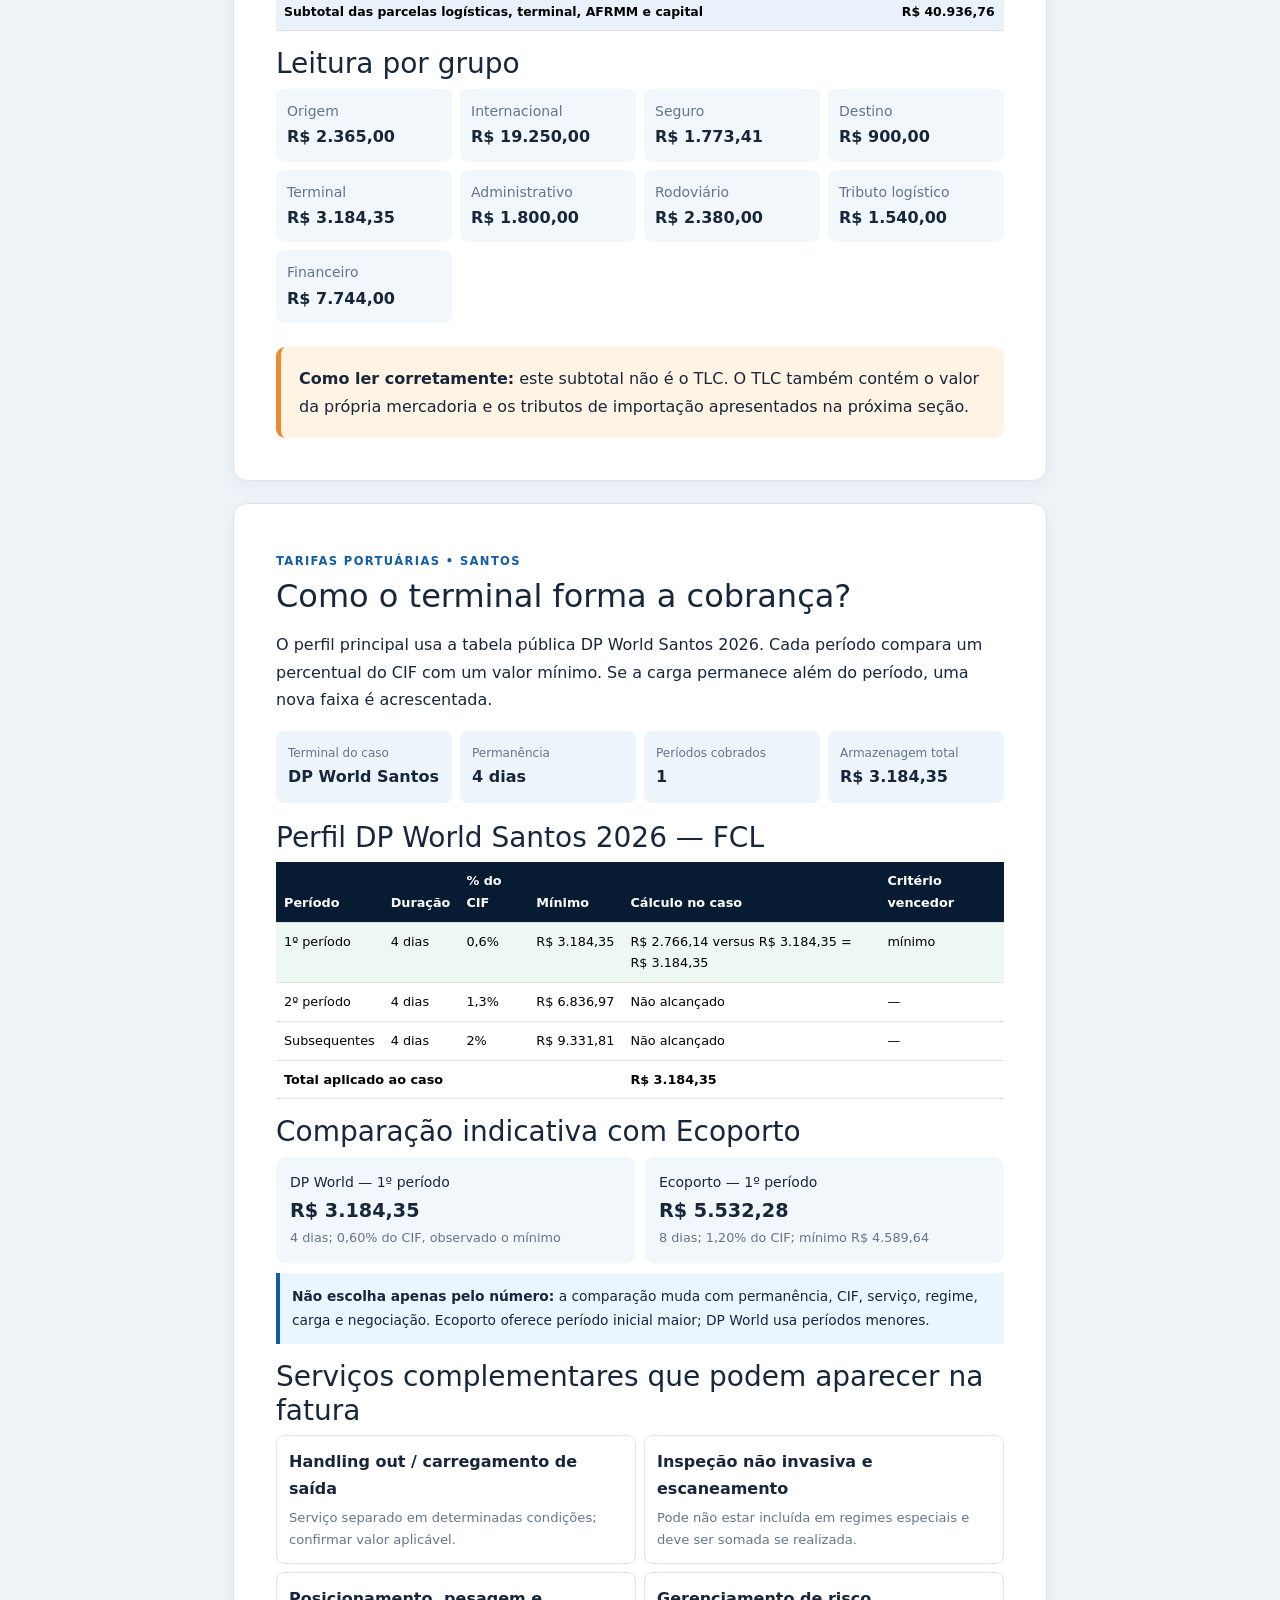
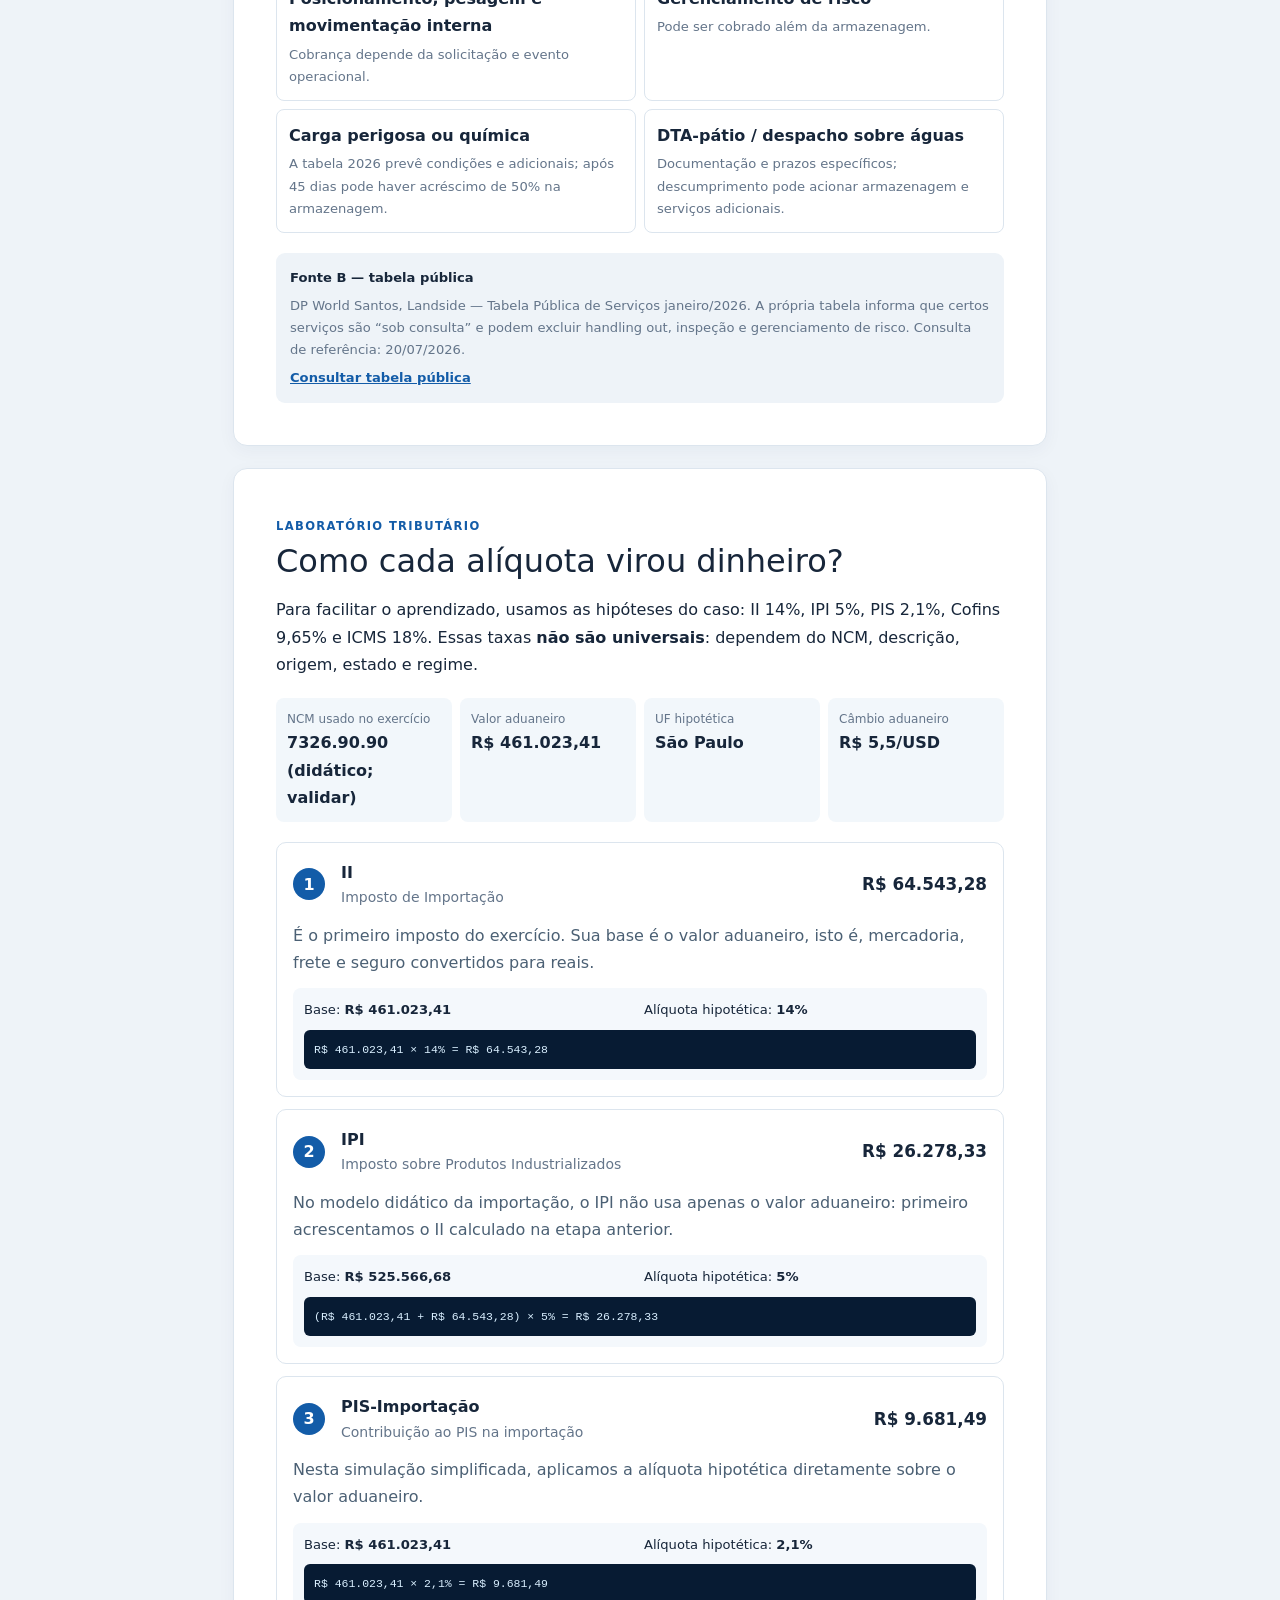
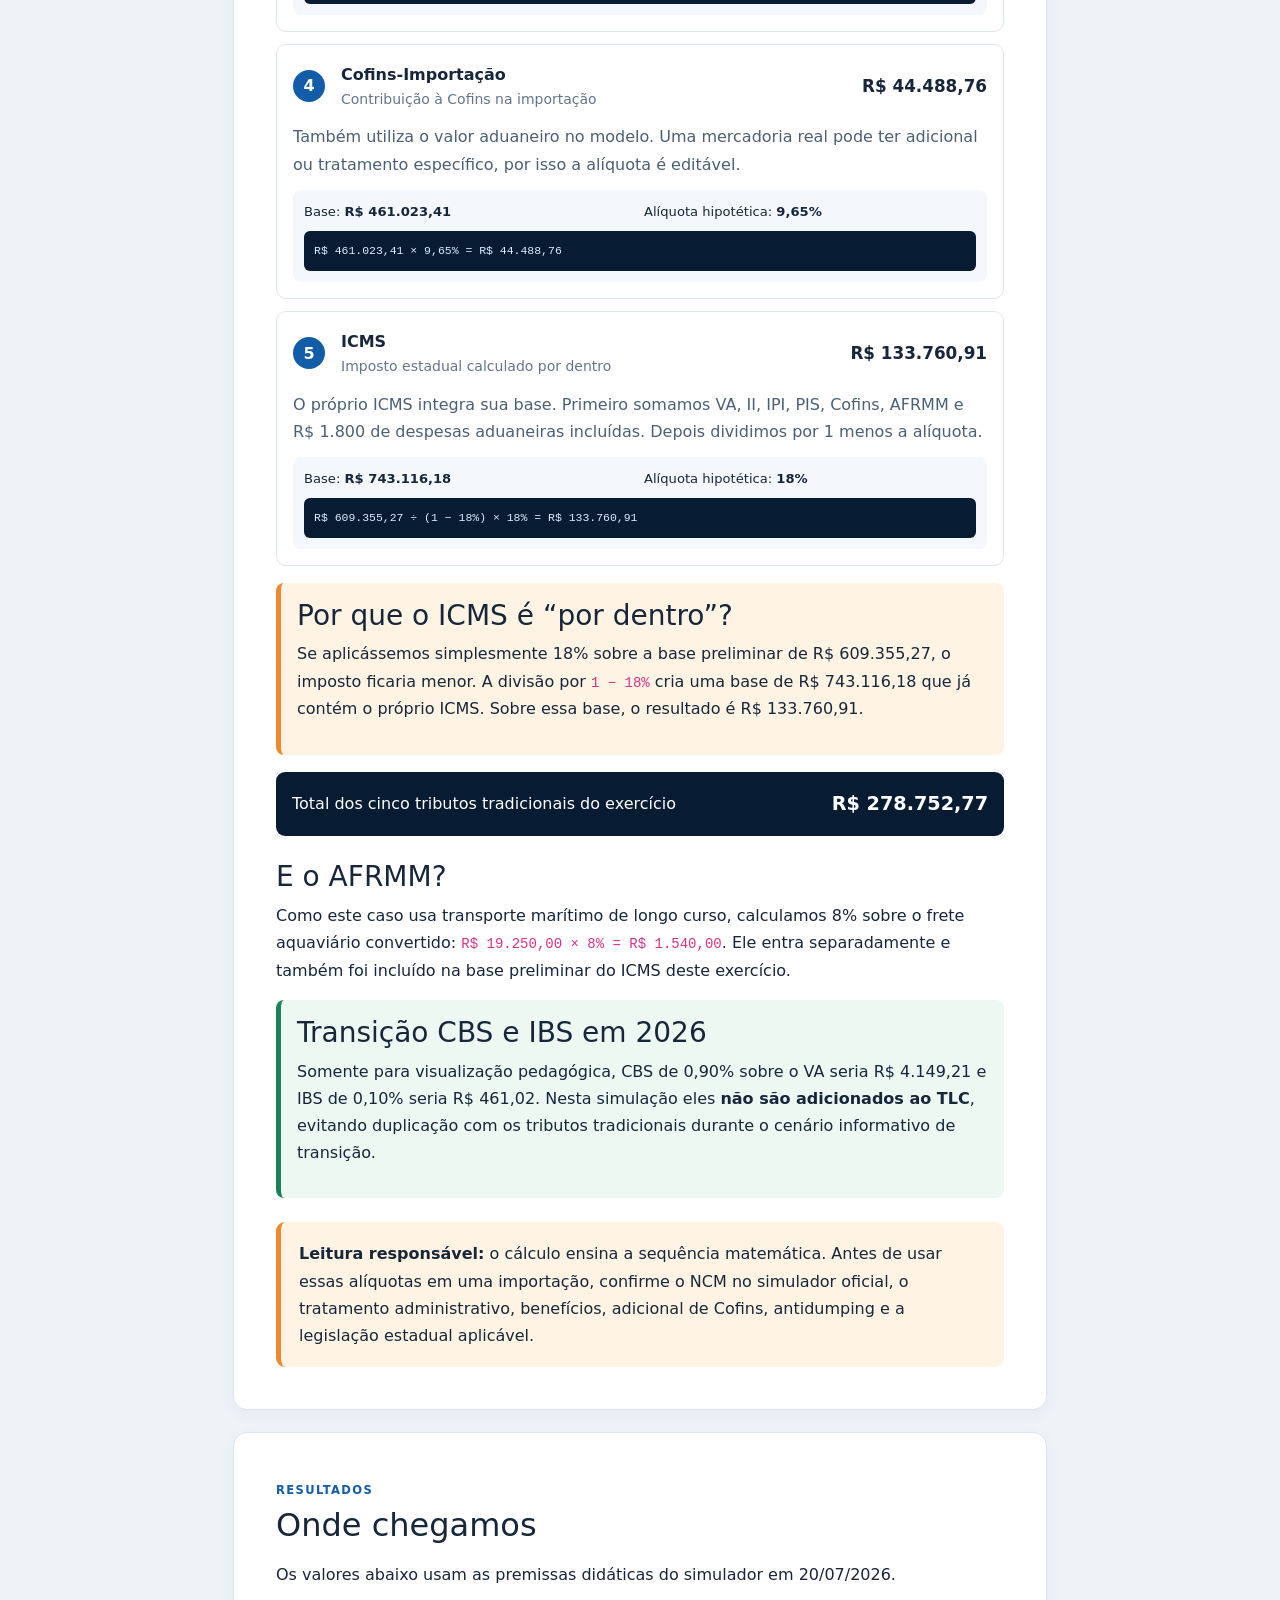
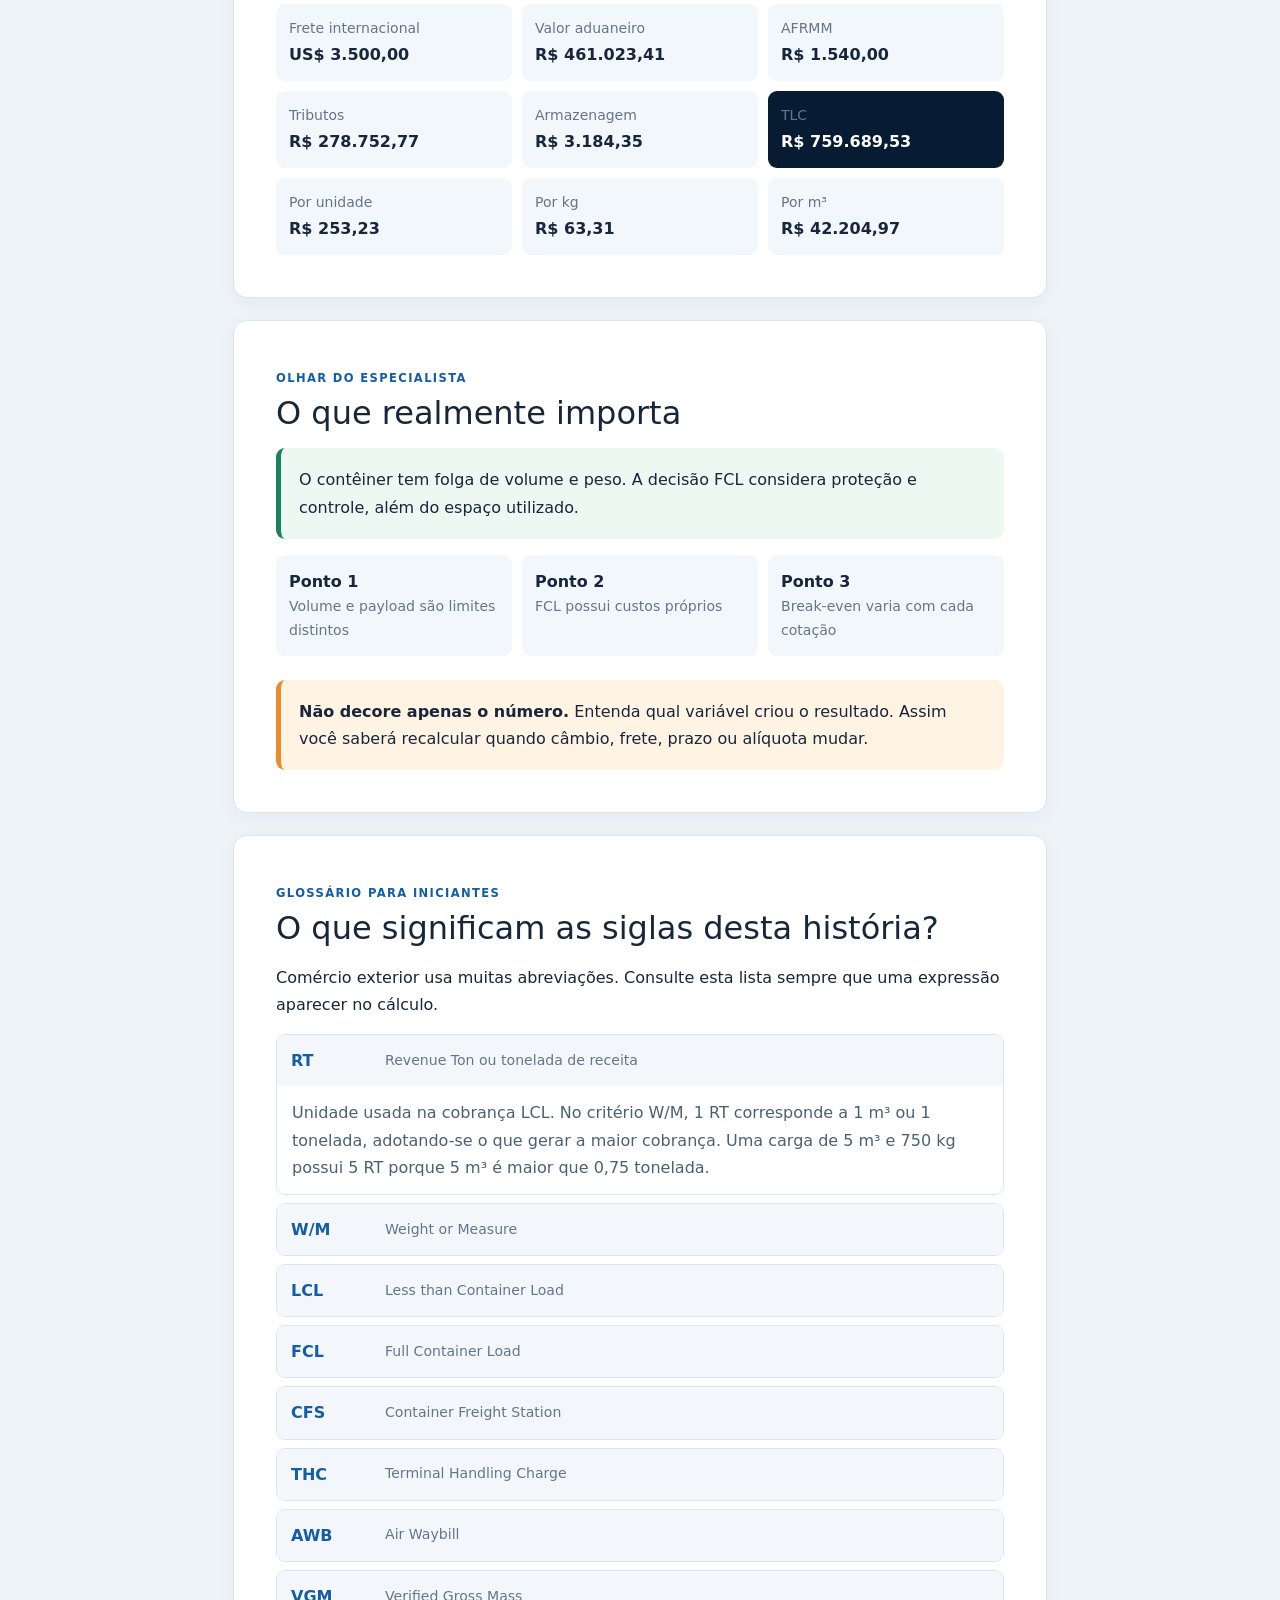
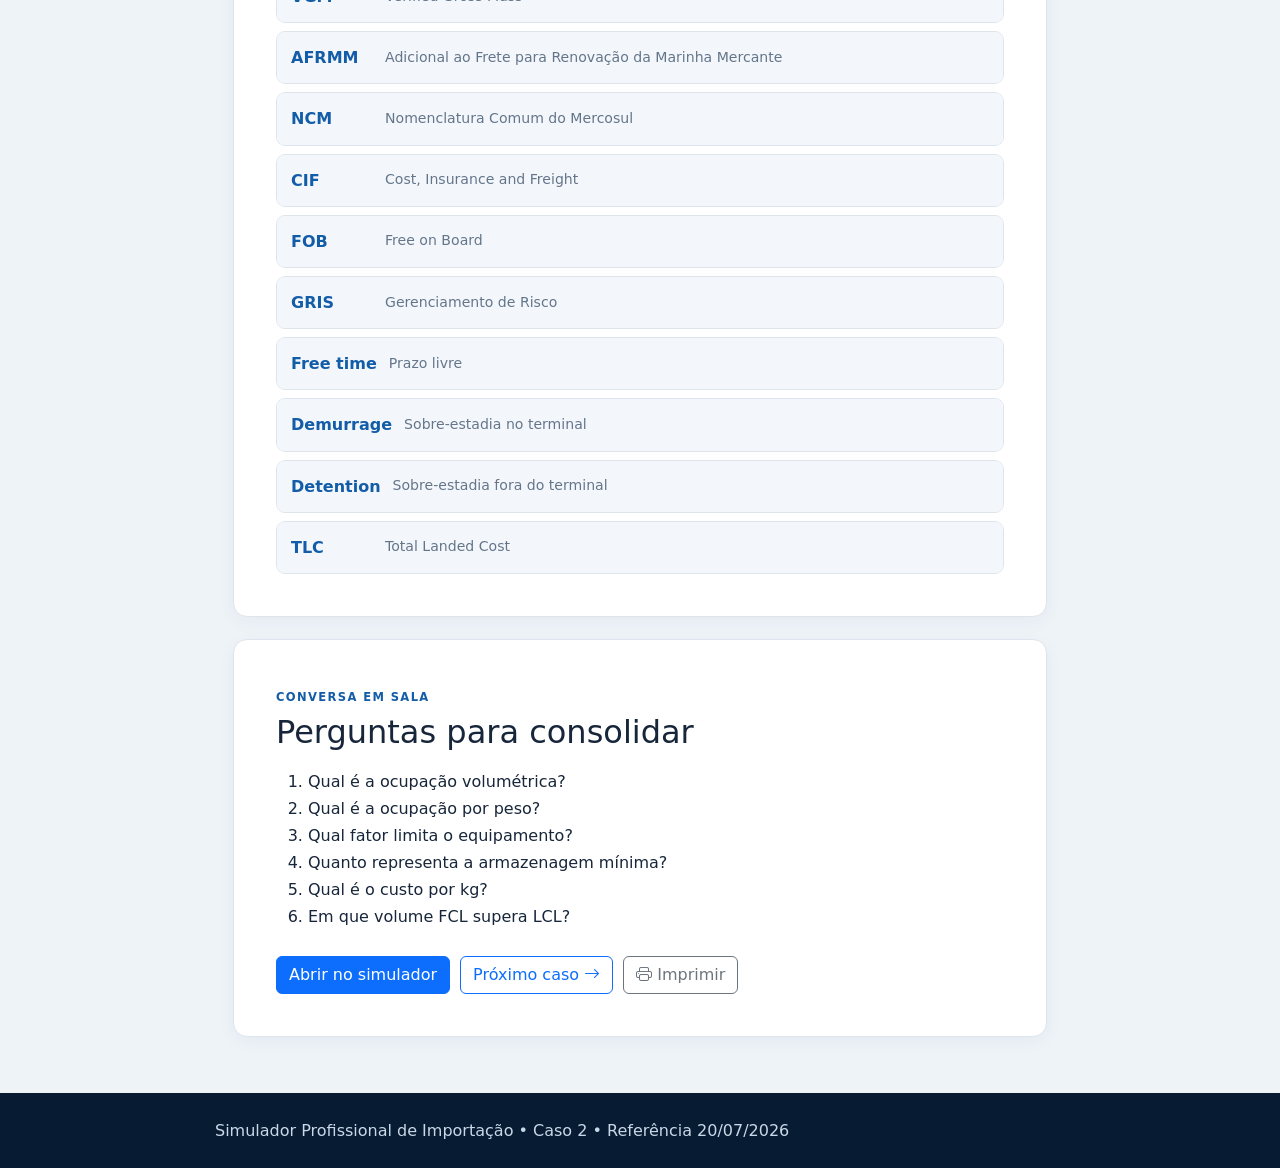
<file: caso-02-fcl-20.html>
<!doctype html>
<html lang="pt-BR">
  <head>
    <meta charset="utf-8" />
    <meta name="viewport" content="width=device-width,initial-scale=1" />
    <title>Caso 2</title>
    <link href="bootstrap/css/bootstrap.min.css" rel="stylesheet" />
    <link href="bootstrap/icons/bootstrap-icons.min.css" rel="stylesheet" />
    <link href="./caso.css" rel="stylesheet" />
  </head>
  <body data-case="2">
    <header class="case-head">
      <div class="wrap">
        <a class="back" href="index.html"
          ><i class="bi bi-arrow-left"></i> Voltar ao índice dos casos</a
        >
        <p class="eyebrow">HISTÓRIA GUIADA • CASO <span id="caseNo">2</span></p>
        <h1 id="title">Carregando caso…</h1>
        <p class="lead" id="subtitle"></p>
        <div class="route" id="route"></div>
      </div>
    </header>
    <div class="disclaimer">
      <div class="wrap">
        <b>Estimativa educacional:</b> tarifas, NCMs e alíquotas devem ser
        validados em uma operação real.
      </div>
    </div>
    <main class="story wrap">
      <section class="chapter">
        <span class="chapter-tag">O COMEÇO DA HISTÓRIA</span>
        <h2>Conheça o desafio</h2>
        <div id="opening" class="opening"></div>
        <div id="facts" class="facts"></div>
      </section>
      <section class="chapter">
        <span class="chapter-tag">PASSO A PASSO</span>
        <h2>Vamos abrir a conta juntos</h2>
        <p>
          Nenhum número aparecerá por mágica. Acompanhe a ordem: cada resultado
          prepara o cálculo seguinte.
        </p>
        <ol id="steps" class="steps"></ol>
      </section>
      <section class="chapter">
        <span class="chapter-tag">RESULTADOS</span>
        <h2>Onde chegamos</h2>
        <p>
          Os valores abaixo usam as premissas didáticas do simulador em
          20/07/2026.
        </p>
        <div id="results" class="results"></div>
      </section>
      <section class="chapter">
        <span class="chapter-tag">OLHAR DO ESPECIALISTA</span>
        <h2>O que realmente importa</h2>
        <p id="decision" class="specialist"></p>
        <div id="lessons" class="lessons"></div>
        <div class="highlight mt-4">
          <b>Não decore apenas o número.</b> Entenda qual variável criou o
          resultado. Assim você saberá recalcular quando câmbio, frete, prazo ou
          alíquota mudar.
        </div>
      </section>
      <section class="chapter">
        <span class="chapter-tag">CONVERSA EM SALA</span>
        <h2>Perguntas para consolidar</h2>
        <ol id="questions" class="questions"></ol>
        <div class="actions">
          <a class="btn btn-primary" href="../index.html#casos"
            >Abrir no simulador</a
          ><a class="btn btn-outline-primary" href="caso-03-fcl-40hc.html"
            >Próximo caso <i class="bi bi-arrow-right"></i></a
          ><button class="btn btn-outline-secondary" onclick="print()">
            <i class="bi bi-printer"></i> Imprimir
          </button>
        </div>
      </section>
    </main>
    <footer class="case-foot">
      <div class="wrap">
        Simulador Profissional de Importação • Caso 2 • Referência 20/07/2026
      </div>
    </footer>
    <script src="bootstrap/js/bootstrap.bundle.min.js"></script>
    <script src="js/dados-2026.js"></script>
    <script src="js/calculos.js"></script>
    <script src="js/caso-pagina.js"></script>
  </body>
</html>
</file>
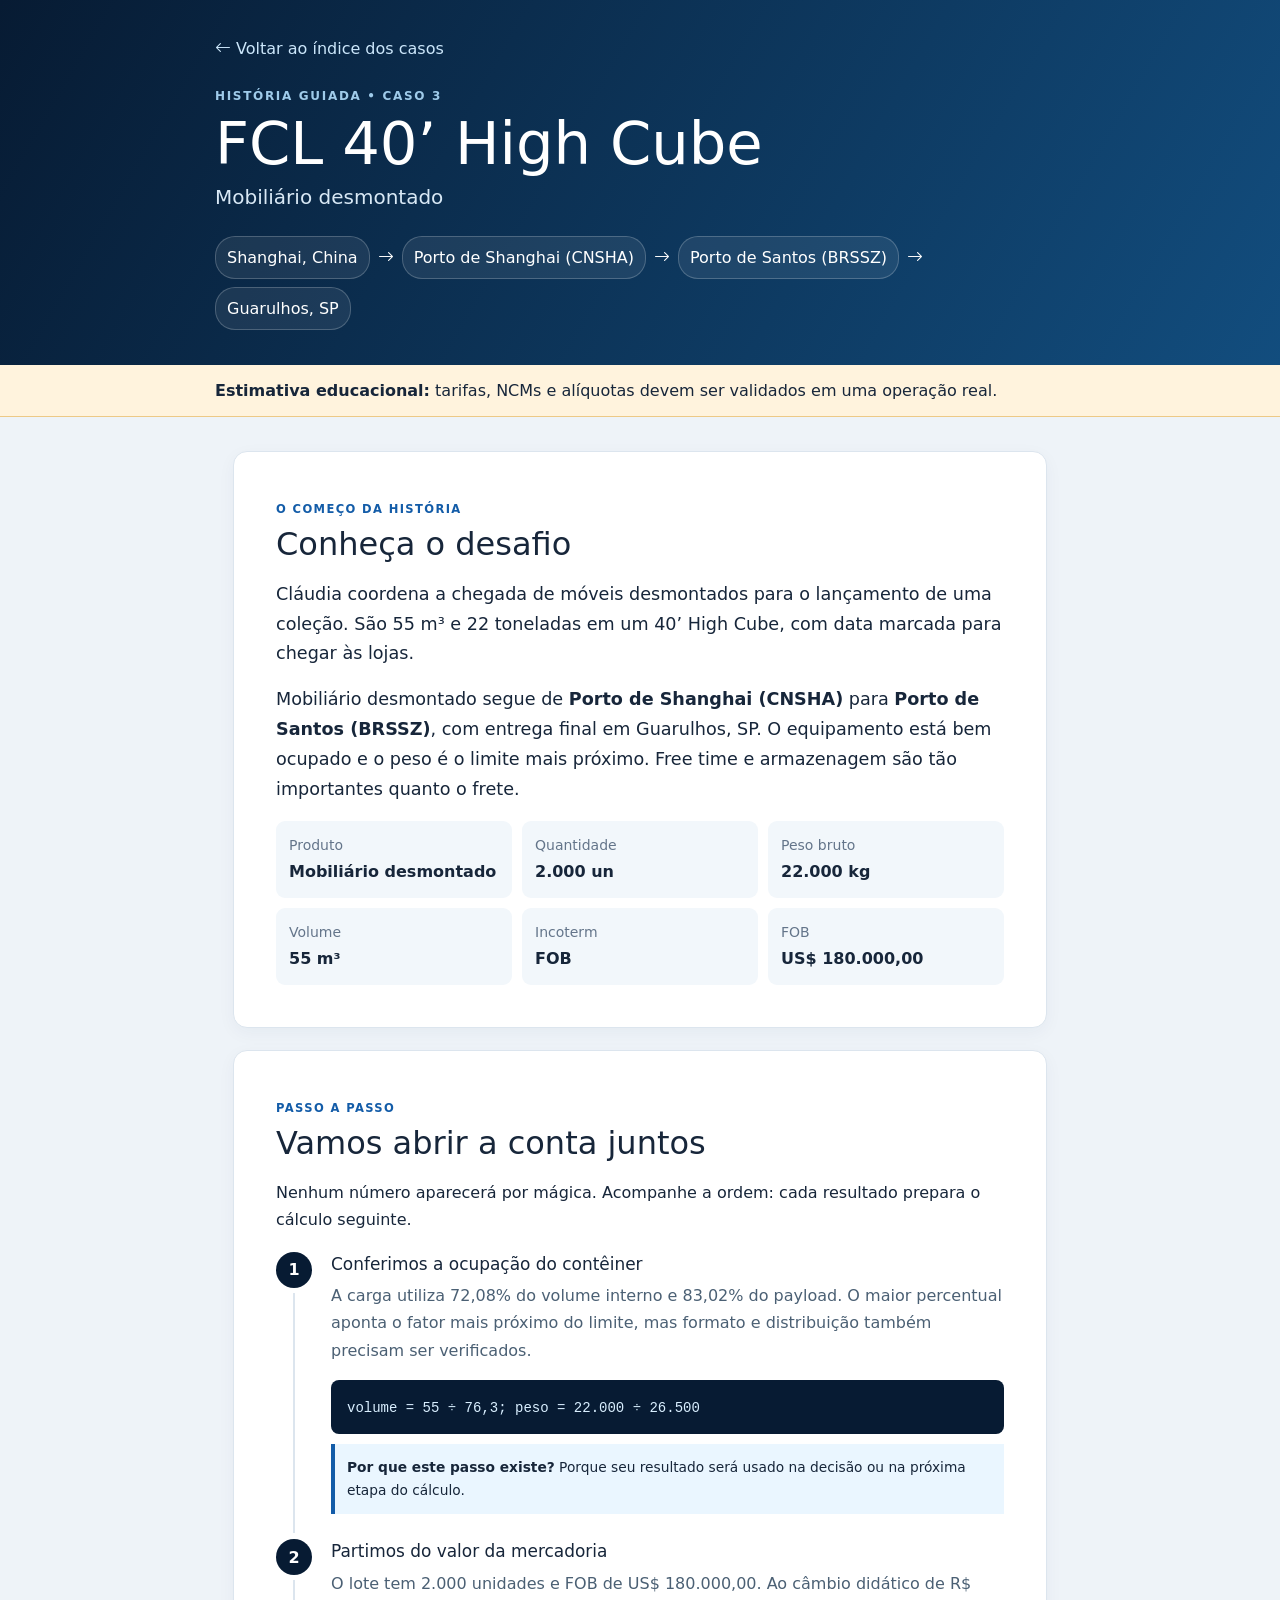
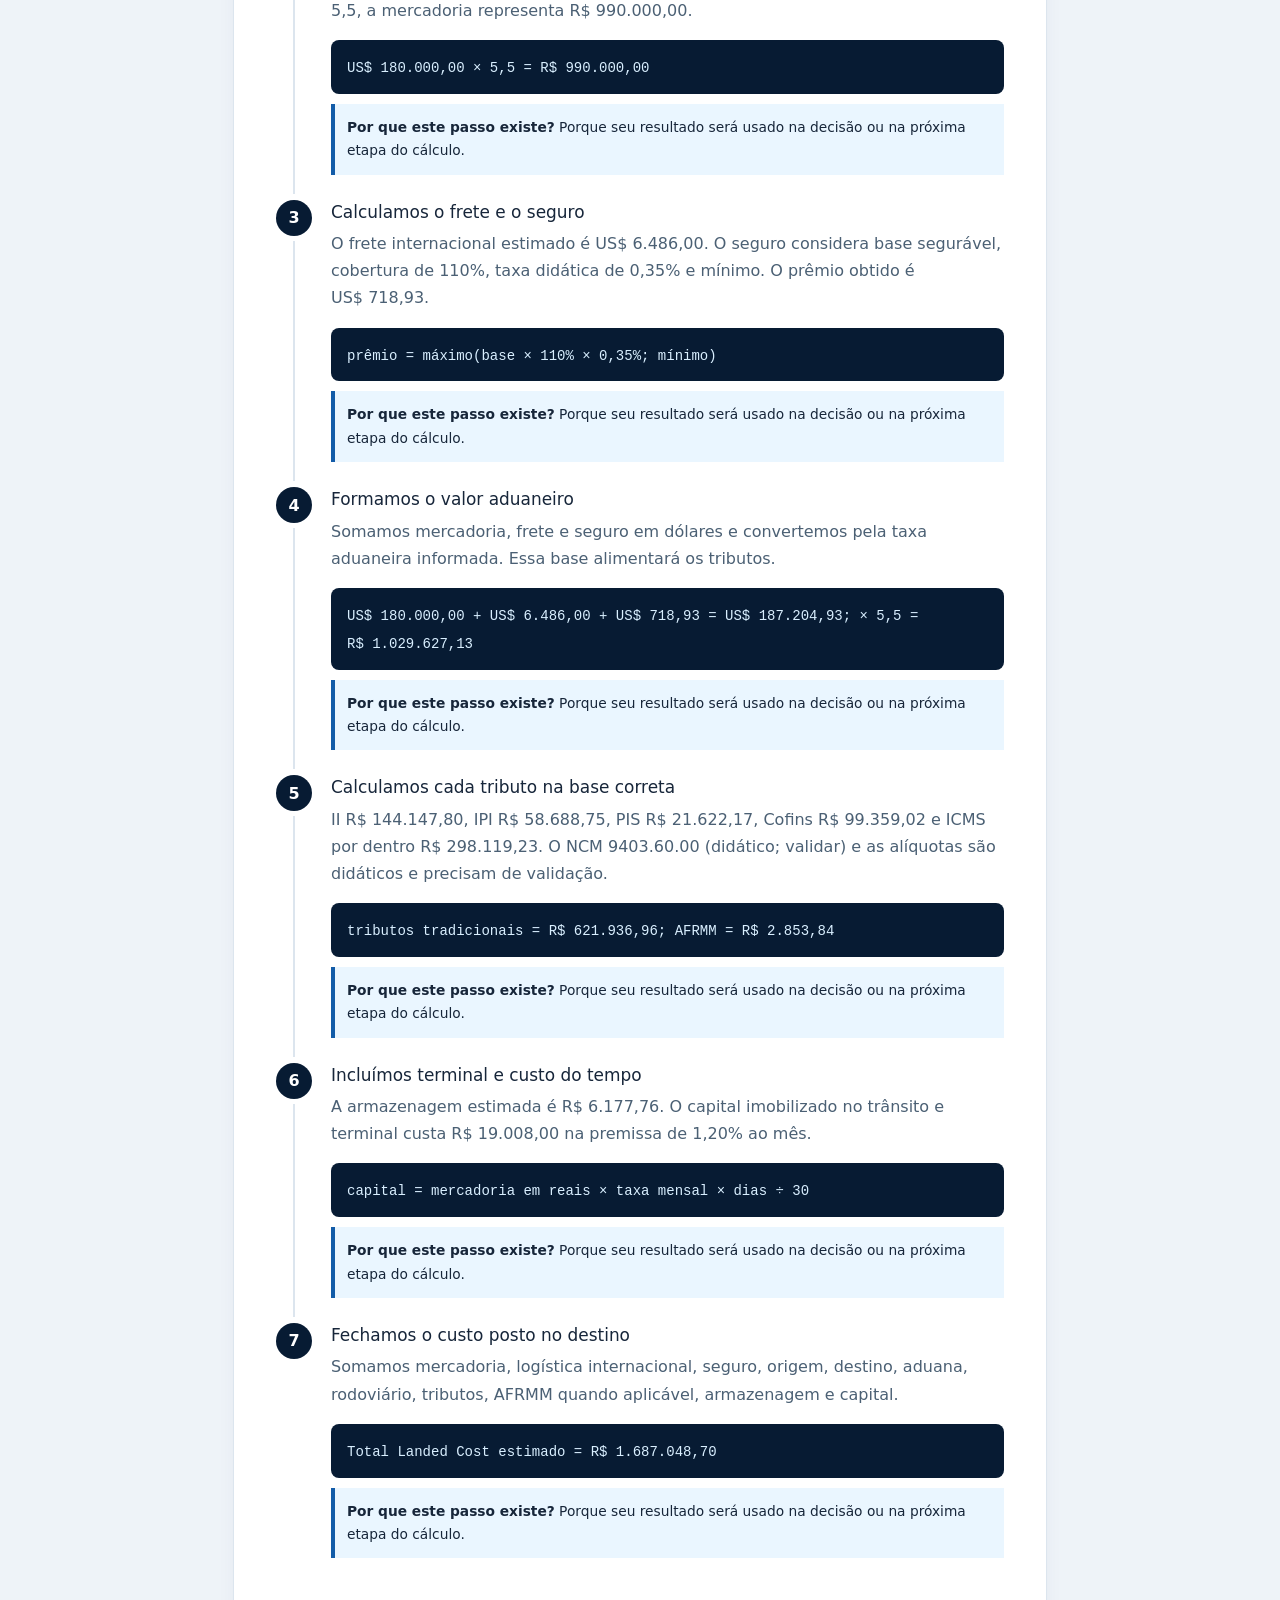
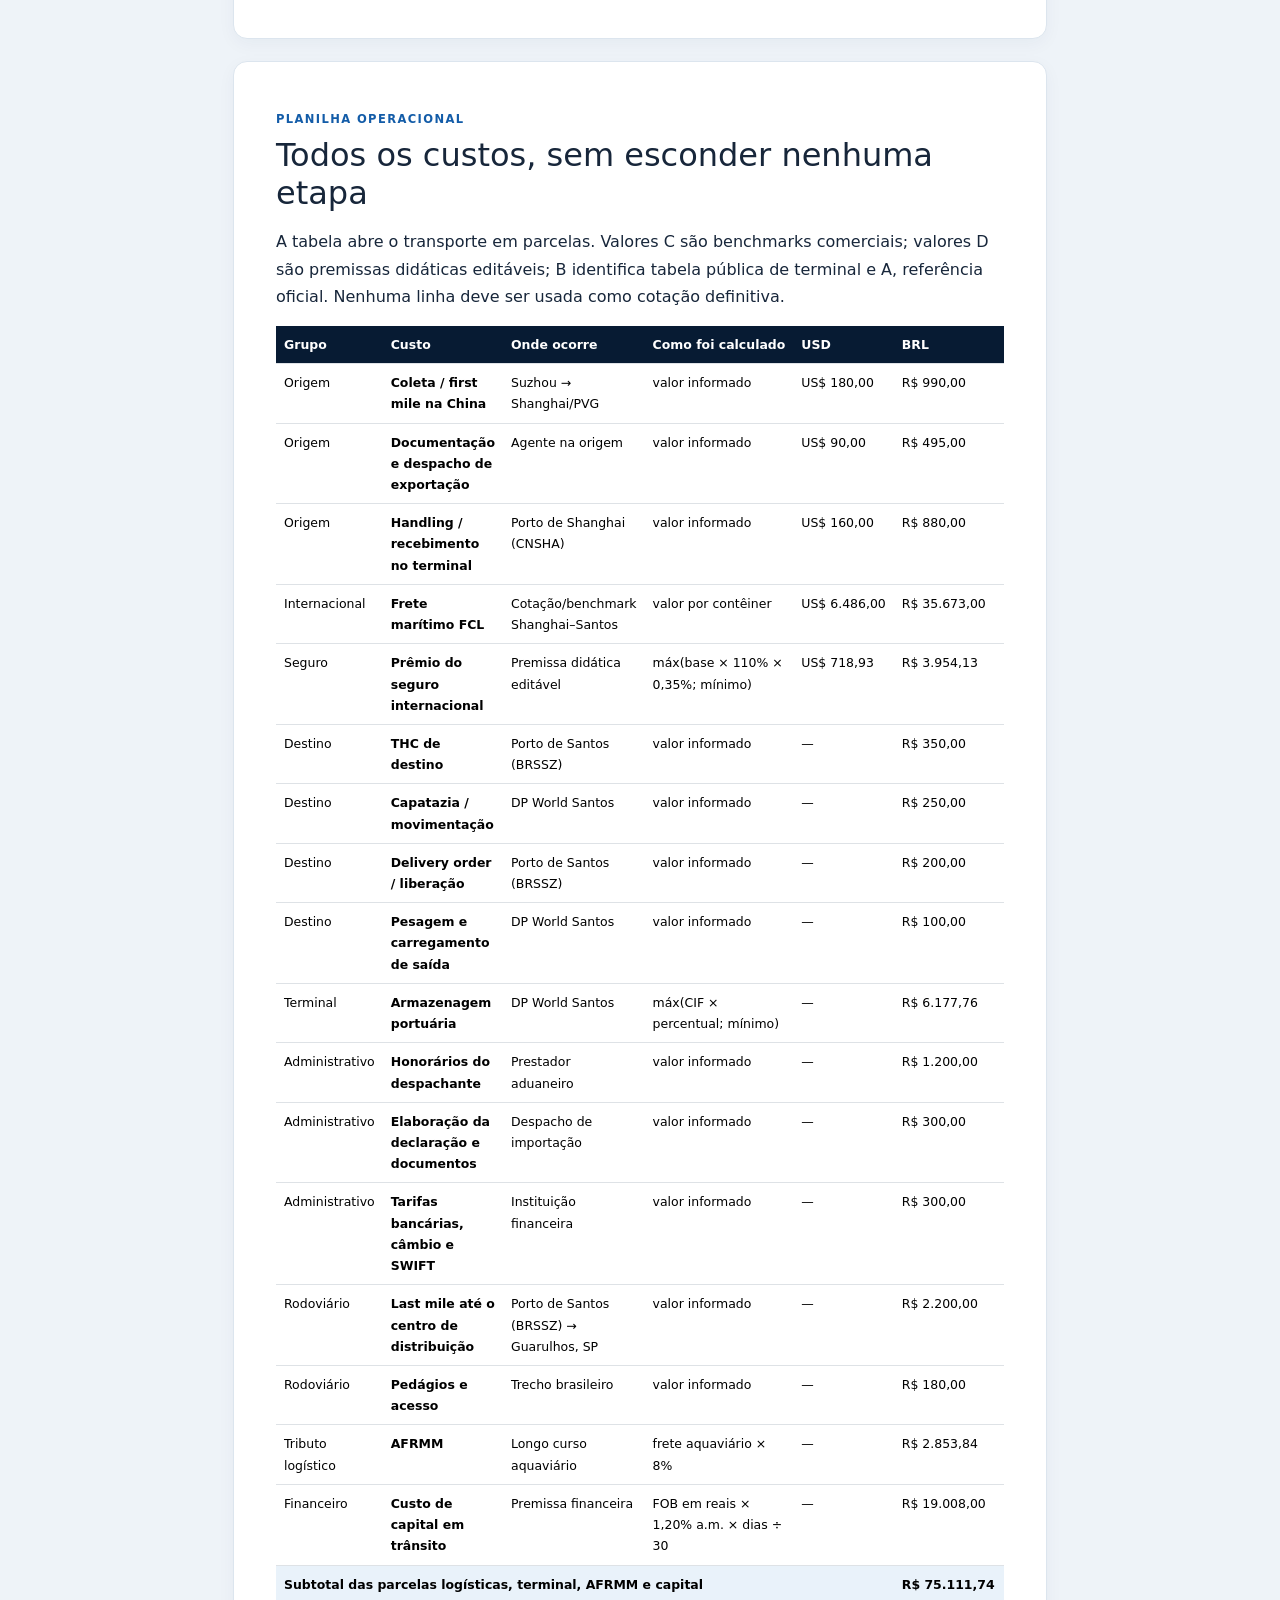
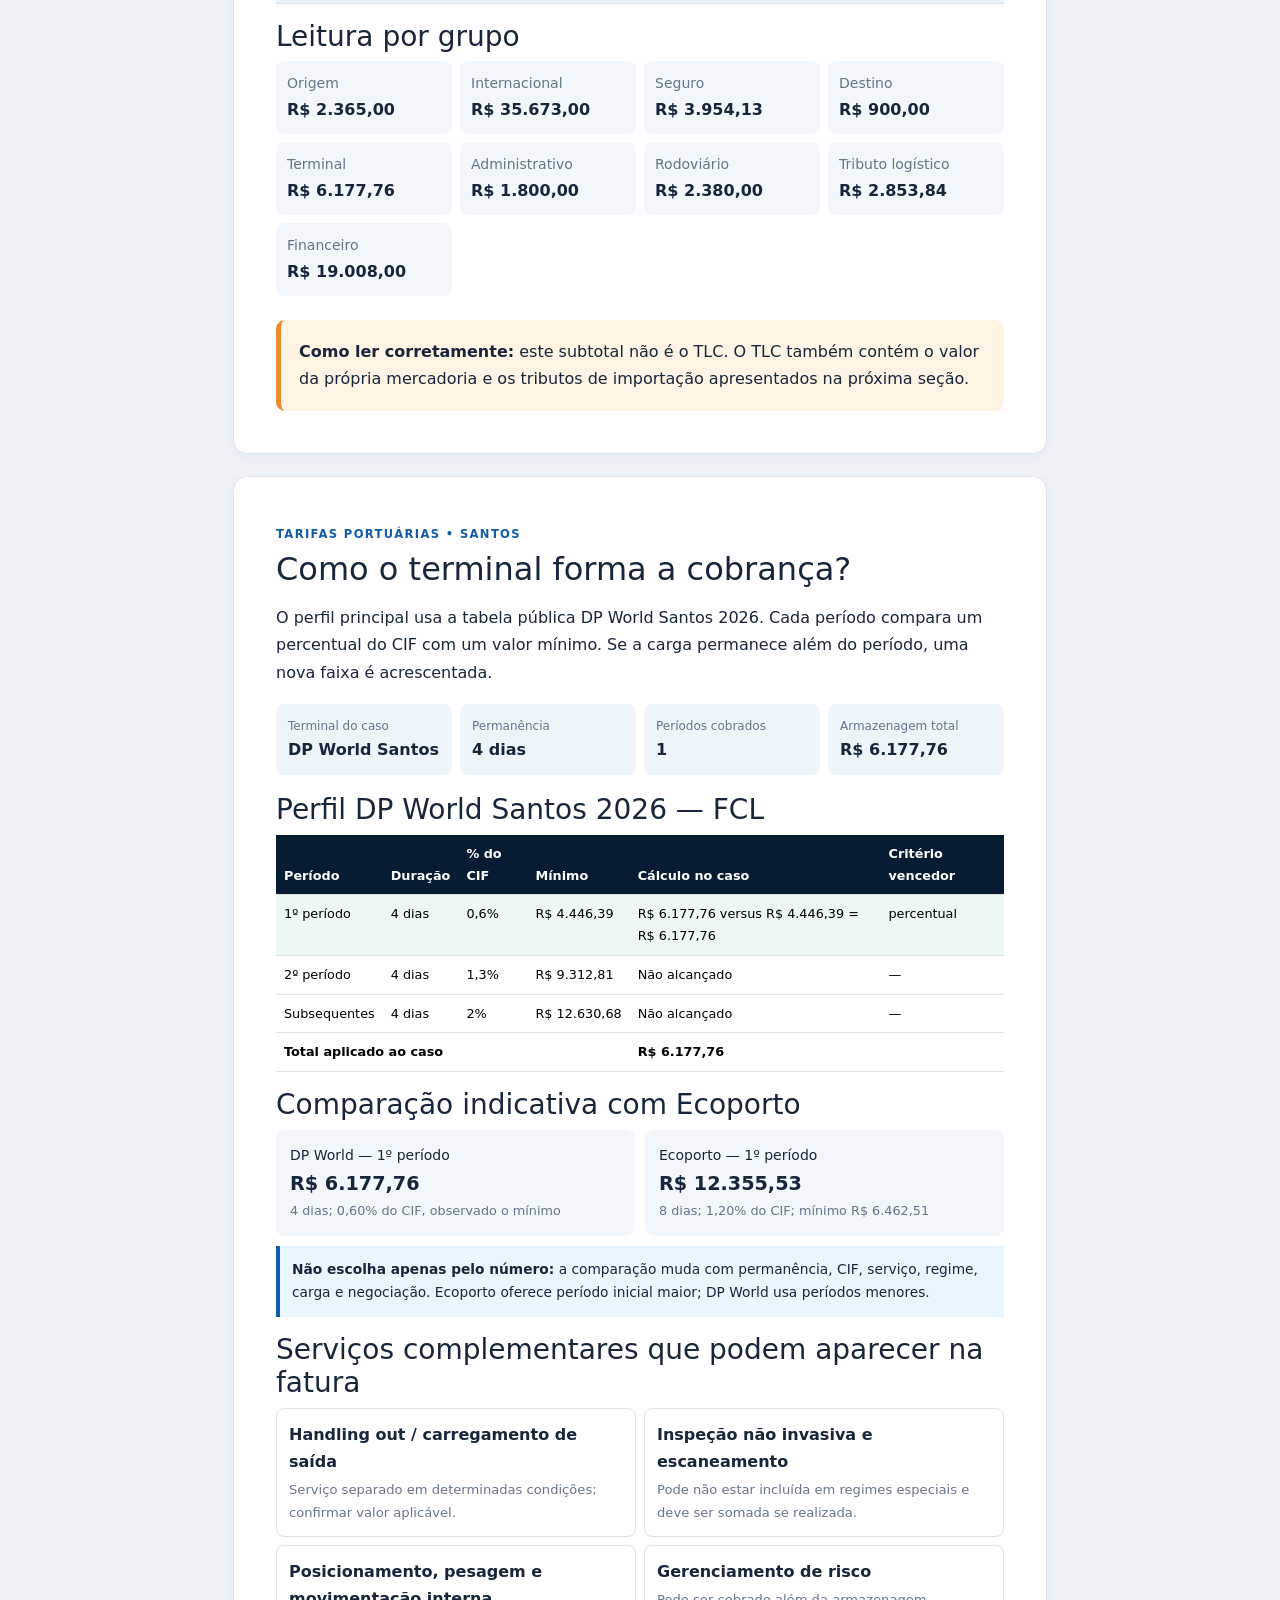
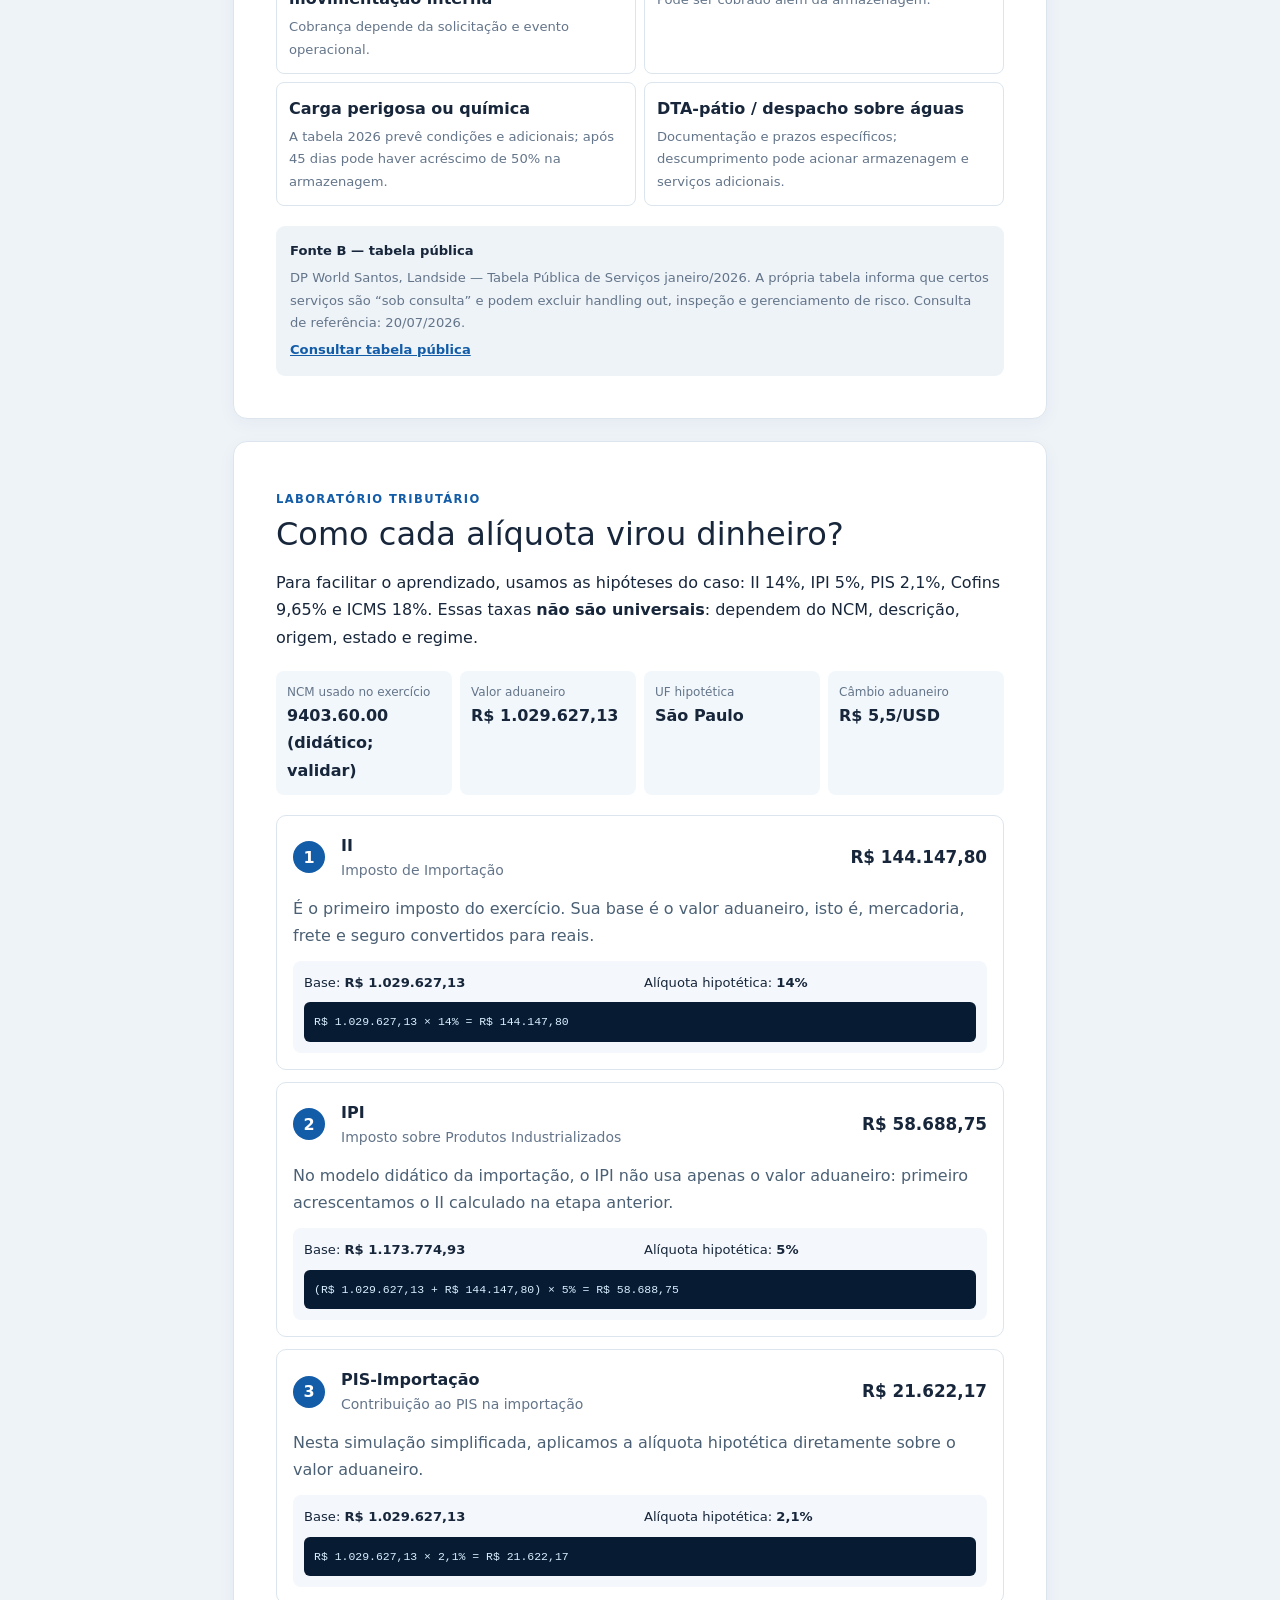
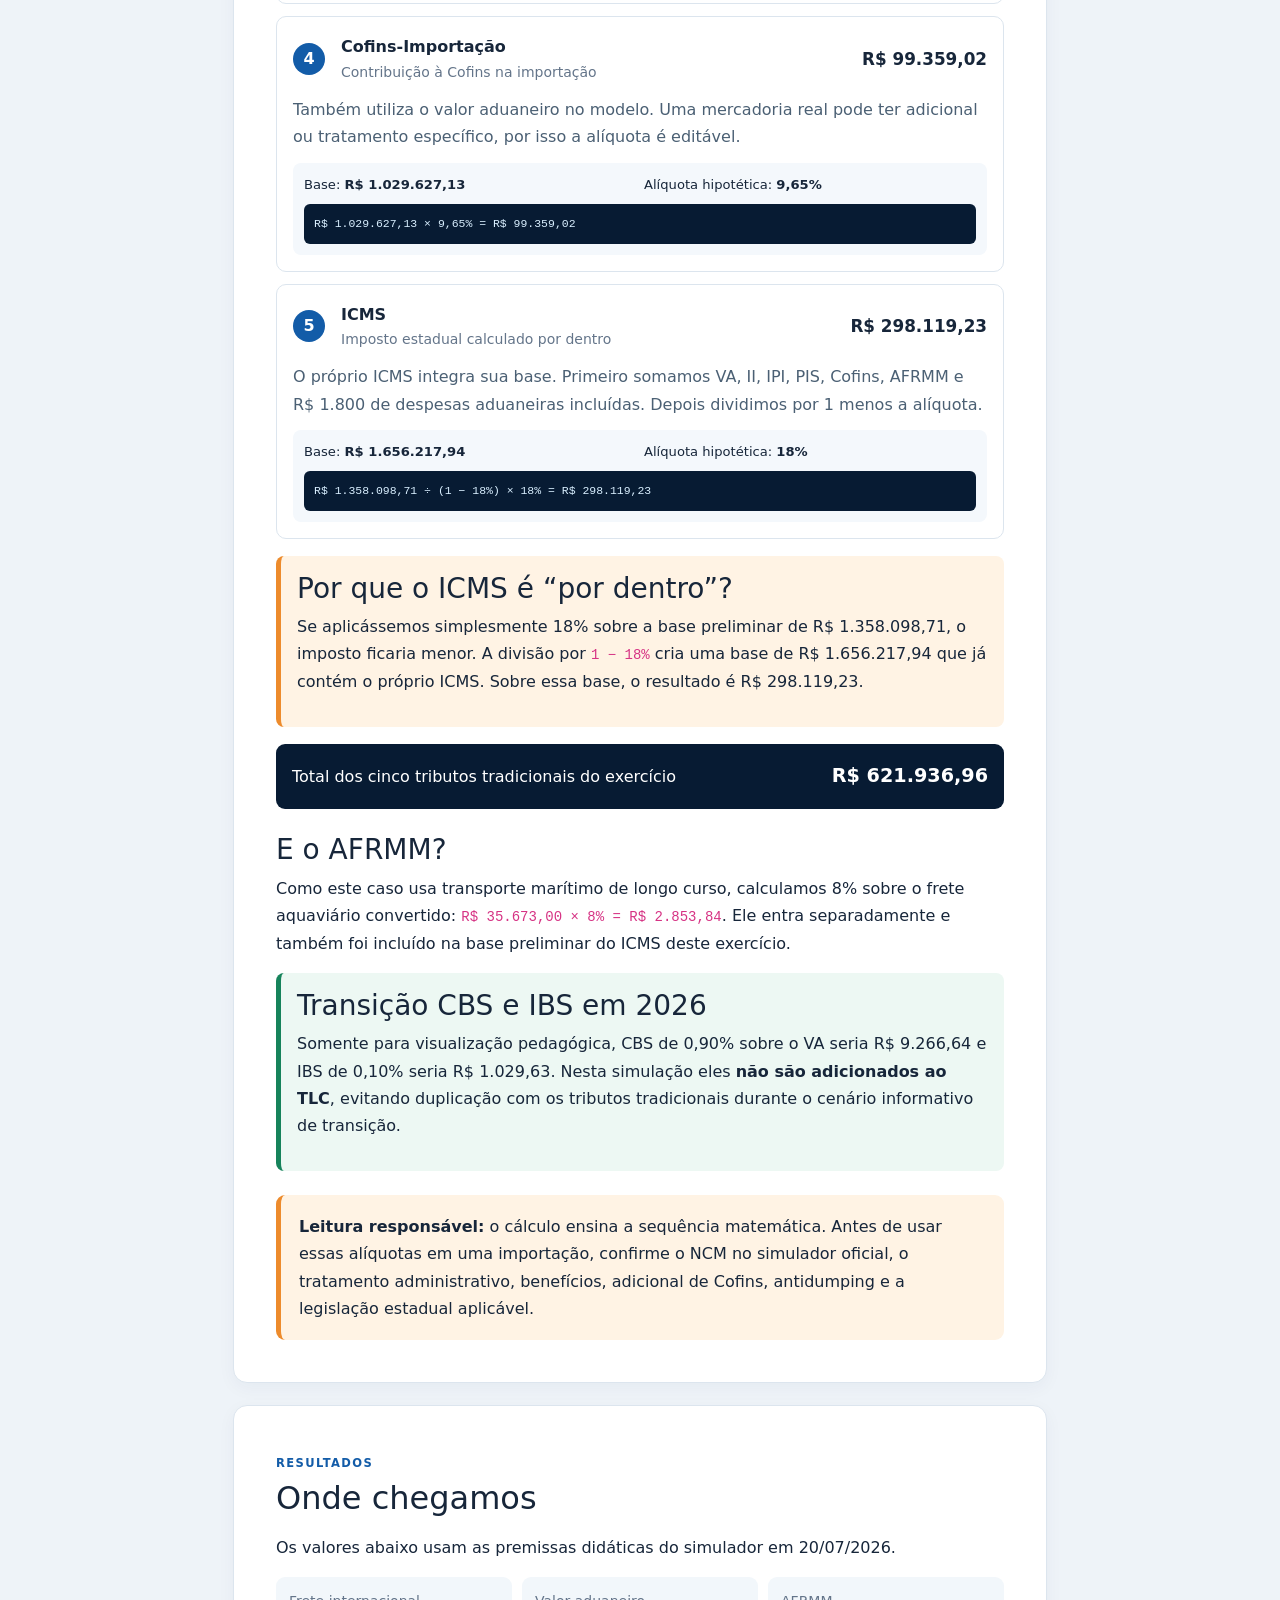
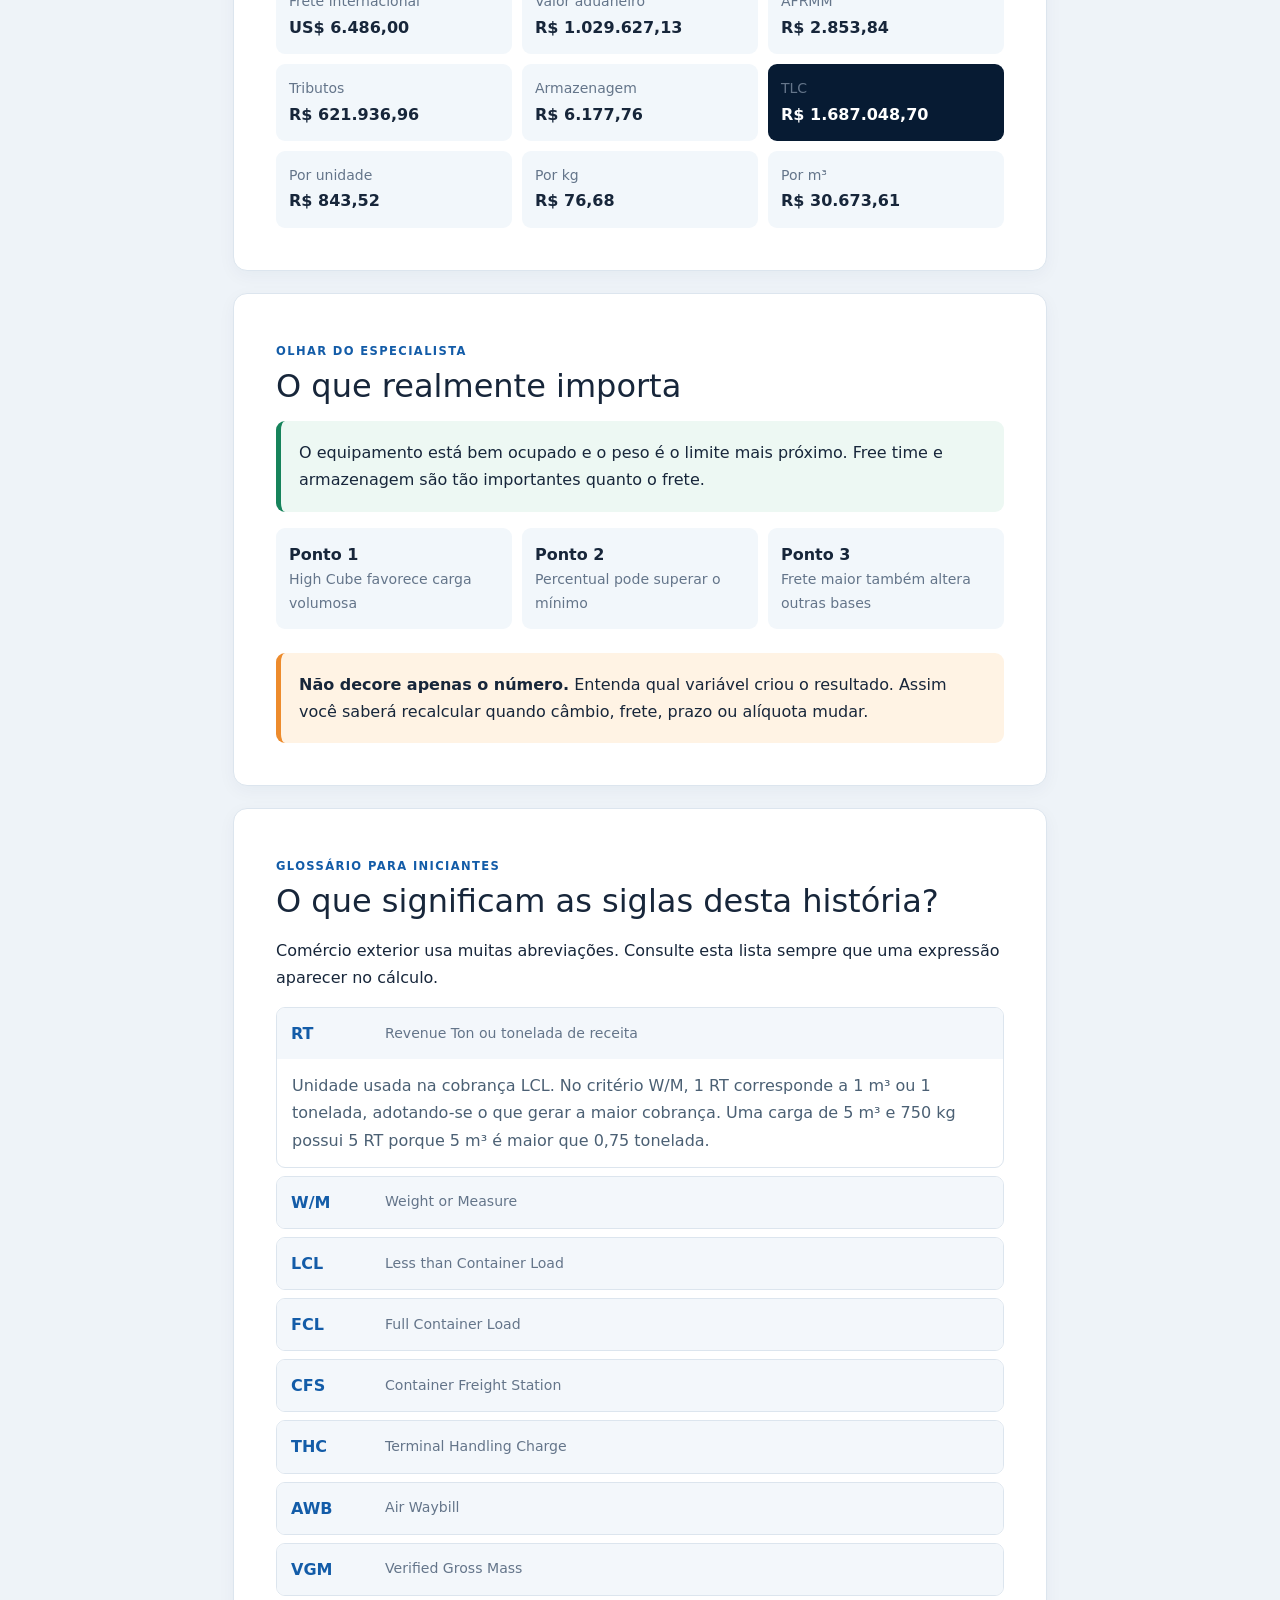
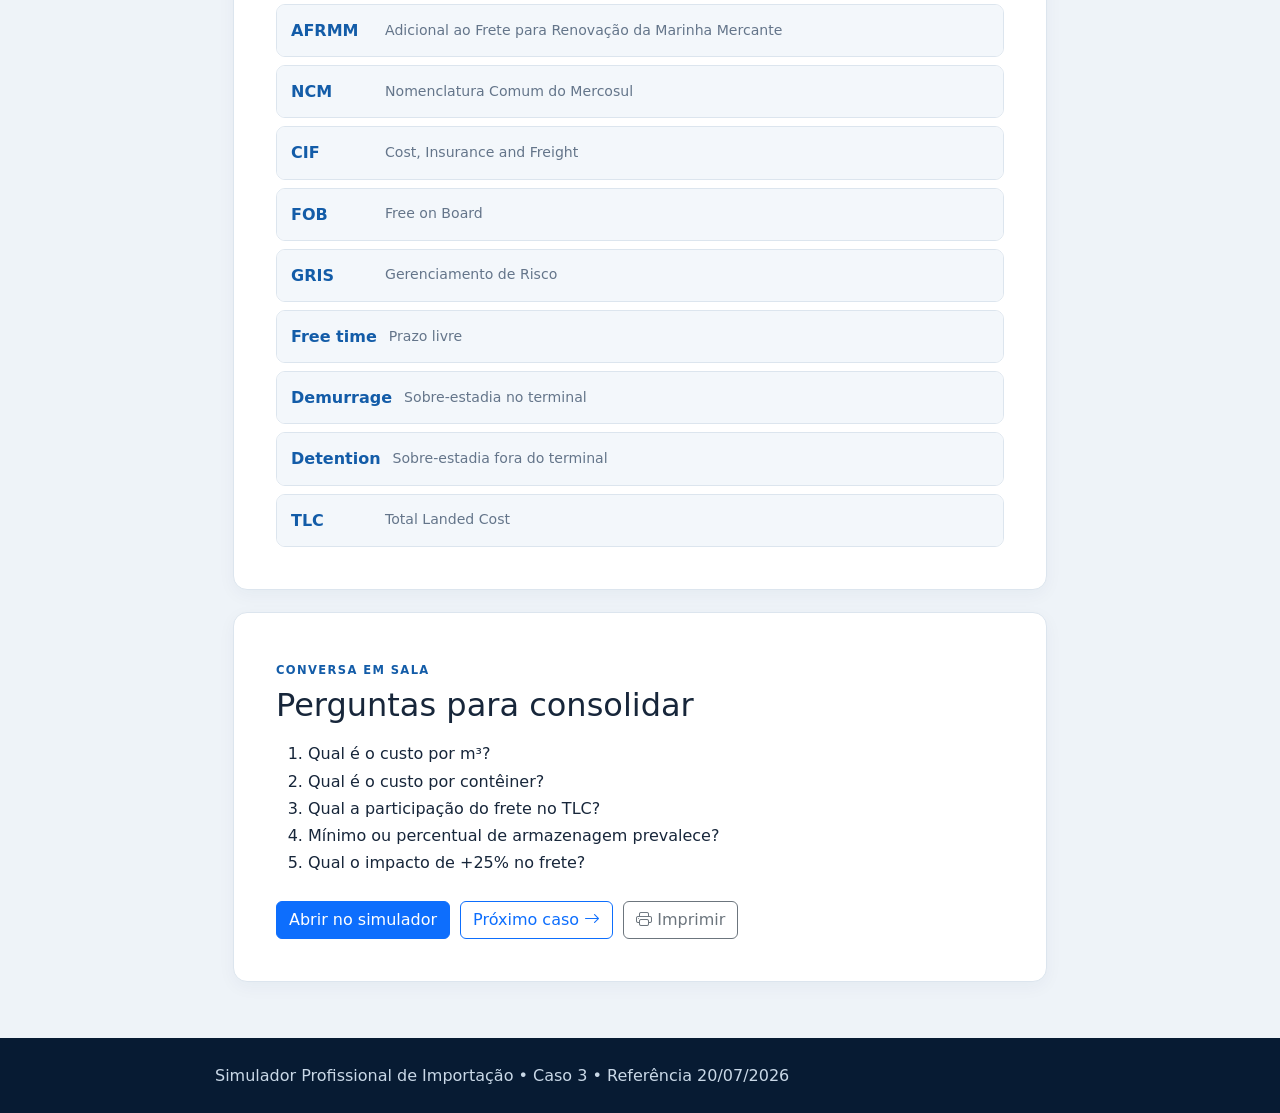
<file: caso-03-fcl-40hc.html>
<!doctype html>
<html lang="pt-BR">
  <head>
    <meta charset="utf-8" />
    <meta name="viewport" content="width=device-width,initial-scale=1" />
    <title>Caso 3</title>
    <link href="bootstrap/css/bootstrap.min.css" rel="stylesheet" />
    <link href="bootstrap/icons/bootstrap-icons.min.css" rel="stylesheet" />
    <link href="./caso.css" rel="stylesheet" />
  </head>
  <body data-case="3">
    <header class="case-head">
      <div class="wrap">
        <a class="back" href="index.html"
          ><i class="bi bi-arrow-left"></i> Voltar ao índice dos casos</a
        >
        <p class="eyebrow">HISTÓRIA GUIADA • CASO <span id="caseNo">3</span></p>
        <h1 id="title">Carregando caso…</h1>
        <p class="lead" id="subtitle"></p>
        <div class="route" id="route"></div>
      </div>
    </header>
    <div class="disclaimer">
      <div class="wrap">
        <b>Estimativa educacional:</b> tarifas, NCMs e alíquotas devem ser
        validados em uma operação real.
      </div>
    </div>
    <main class="story wrap">
      <section class="chapter">
        <span class="chapter-tag">O COMEÇO DA HISTÓRIA</span>
        <h2>Conheça o desafio</h2>
        <div id="opening" class="opening"></div>
        <div id="facts" class="facts"></div>
      </section>
      <section class="chapter">
        <span class="chapter-tag">PASSO A PASSO</span>
        <h2>Vamos abrir a conta juntos</h2>
        <p>
          Nenhum número aparecerá por mágica. Acompanhe a ordem: cada resultado
          prepara o cálculo seguinte.
        </p>
        <ol id="steps" class="steps"></ol>
      </section>
      <section class="chapter">
        <span class="chapter-tag">RESULTADOS</span>
        <h2>Onde chegamos</h2>
        <p>
          Os valores abaixo usam as premissas didáticas do simulador em
          20/07/2026.
        </p>
        <div id="results" class="results"></div>
      </section>
      <section class="chapter">
        <span class="chapter-tag">OLHAR DO ESPECIALISTA</span>
        <h2>O que realmente importa</h2>
        <p id="decision" class="specialist"></p>
        <div id="lessons" class="lessons"></div>
        <div class="highlight mt-4">
          <b>Não decore apenas o número.</b> Entenda qual variável criou o
          resultado. Assim você saberá recalcular quando câmbio, frete, prazo ou
          alíquota mudar.
        </div>
      </section>
      <section class="chapter">
        <span class="chapter-tag">CONVERSA EM SALA</span>
        <h2>Perguntas para consolidar</h2>
        <ol id="questions" class="questions"></ol>
        <div class="actions">
          <a class="btn btn-primary" href="../index.html#casos"
            >Abrir no simulador</a
          ><a
            class="btn btn-outline-primary"
            href="caso-04-aereo-volumetrico.html"
            >Próximo caso <i class="bi bi-arrow-right"></i></a
          ><button class="btn btn-outline-secondary" onclick="print()">
            <i class="bi bi-printer"></i> Imprimir
          </button>
        </div>
      </section>
    </main>
    <footer class="case-foot">
      <div class="wrap">
        Simulador Profissional de Importação • Caso 3 • Referência 20/07/2026
      </div>
    </footer>
    <script src="bootstrap/js/bootstrap.bundle.min.js"></script>
    <script src="js/dados-2026.js"></script>
    <script src="js/calculos.js"></script>
    <script src="js/caso-pagina.js"></script>
  </body>
</html>
</file>
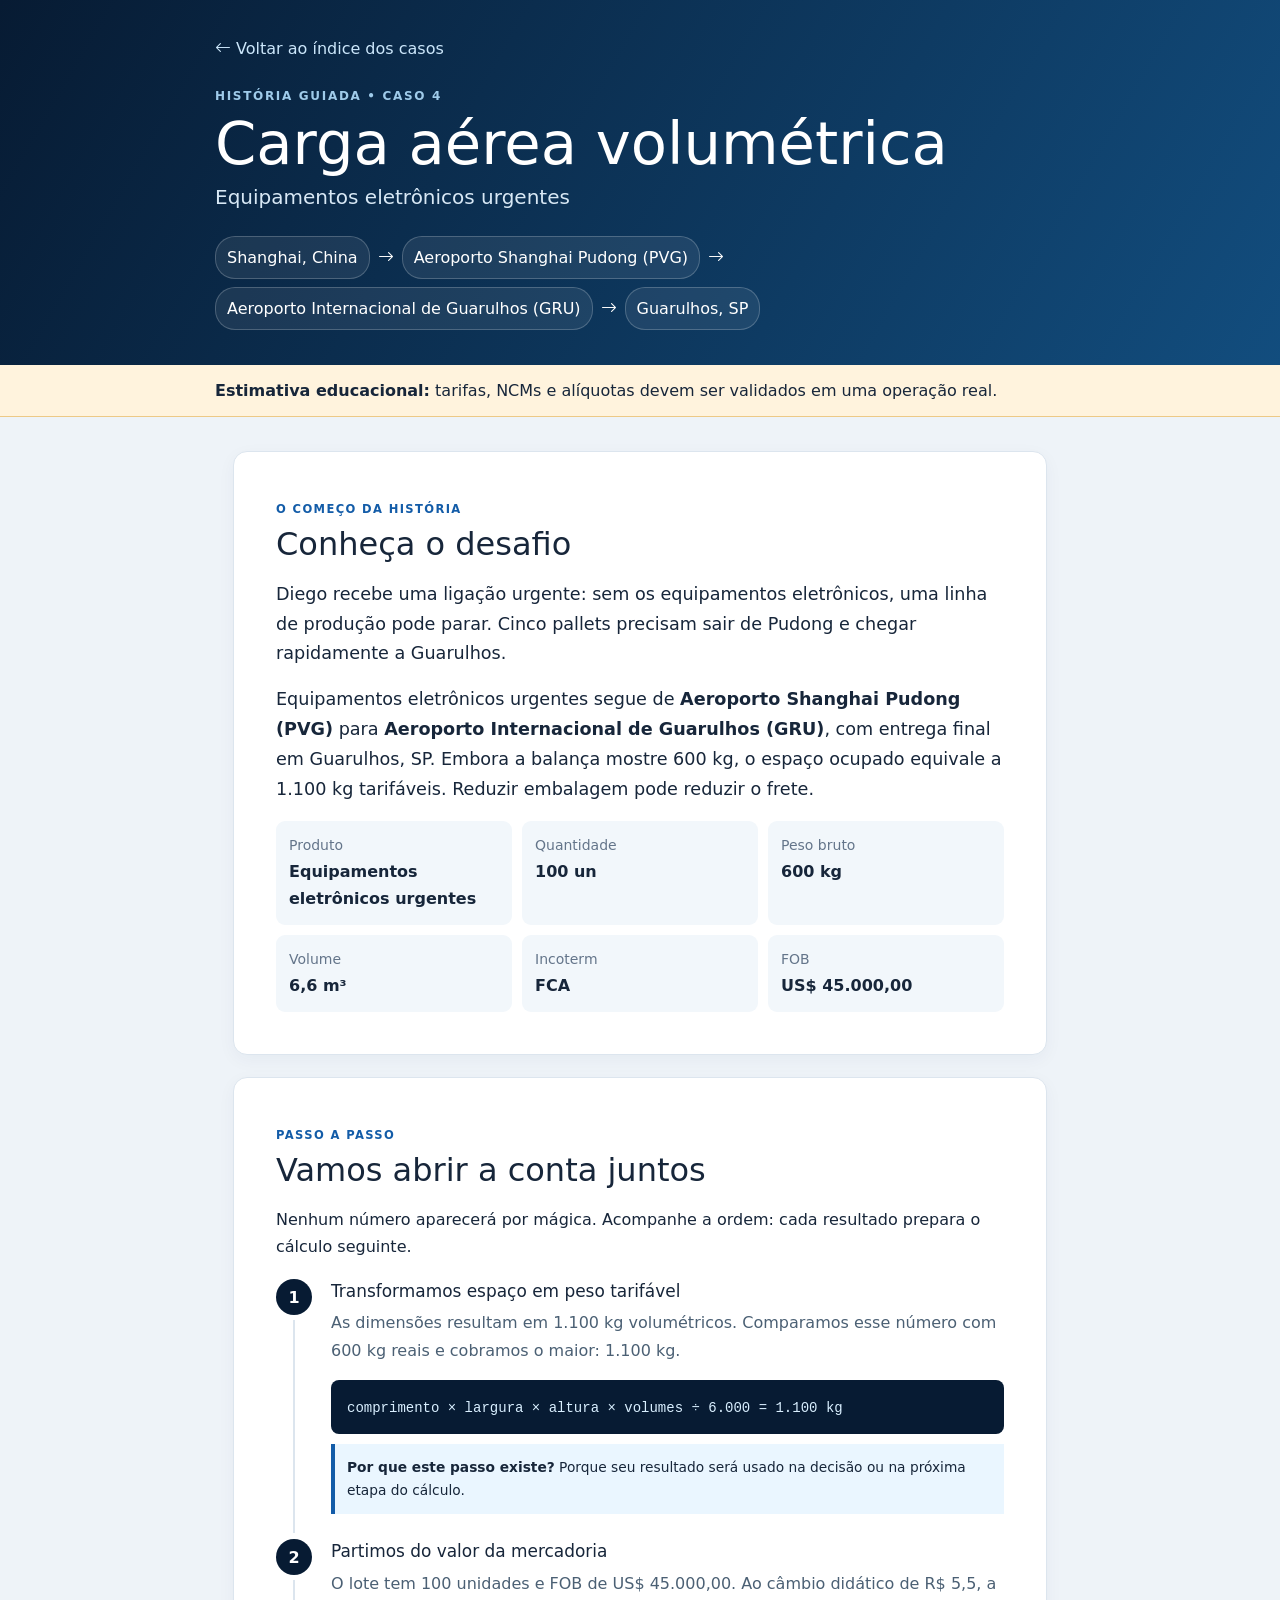
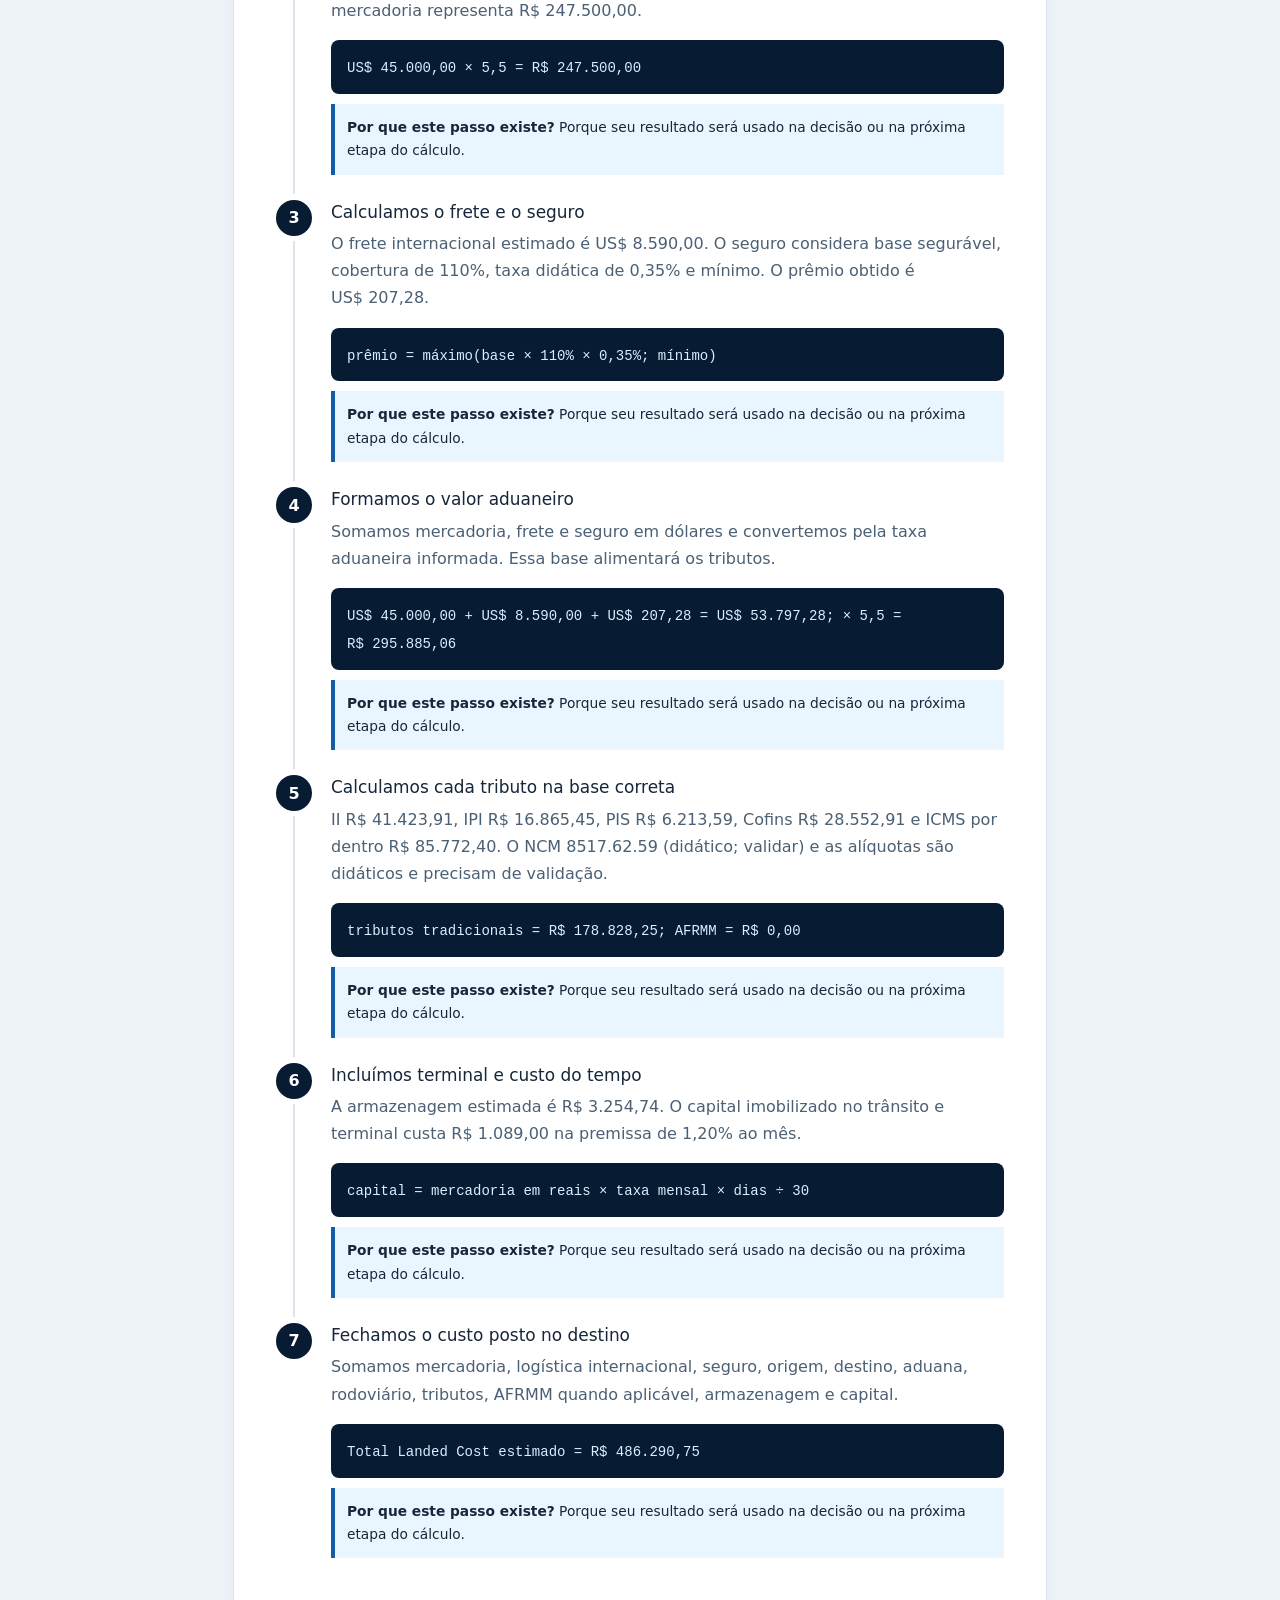
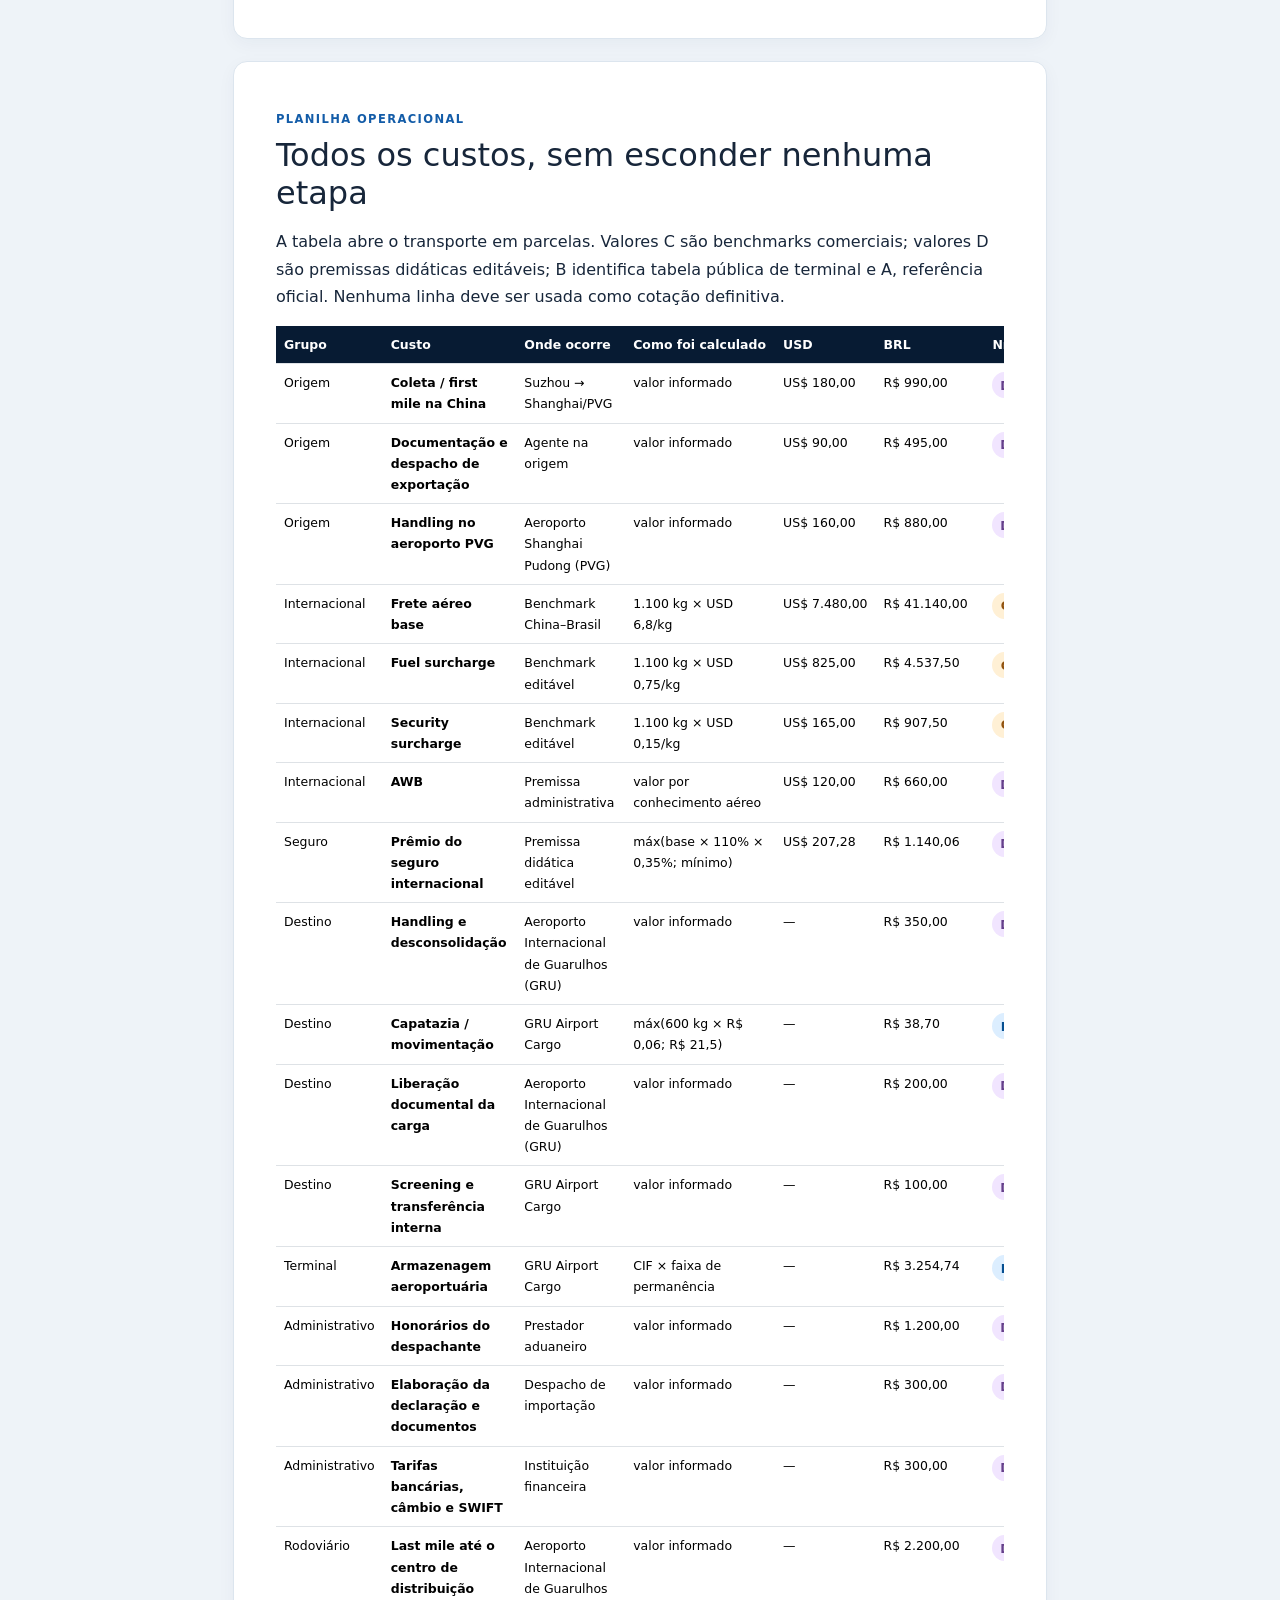
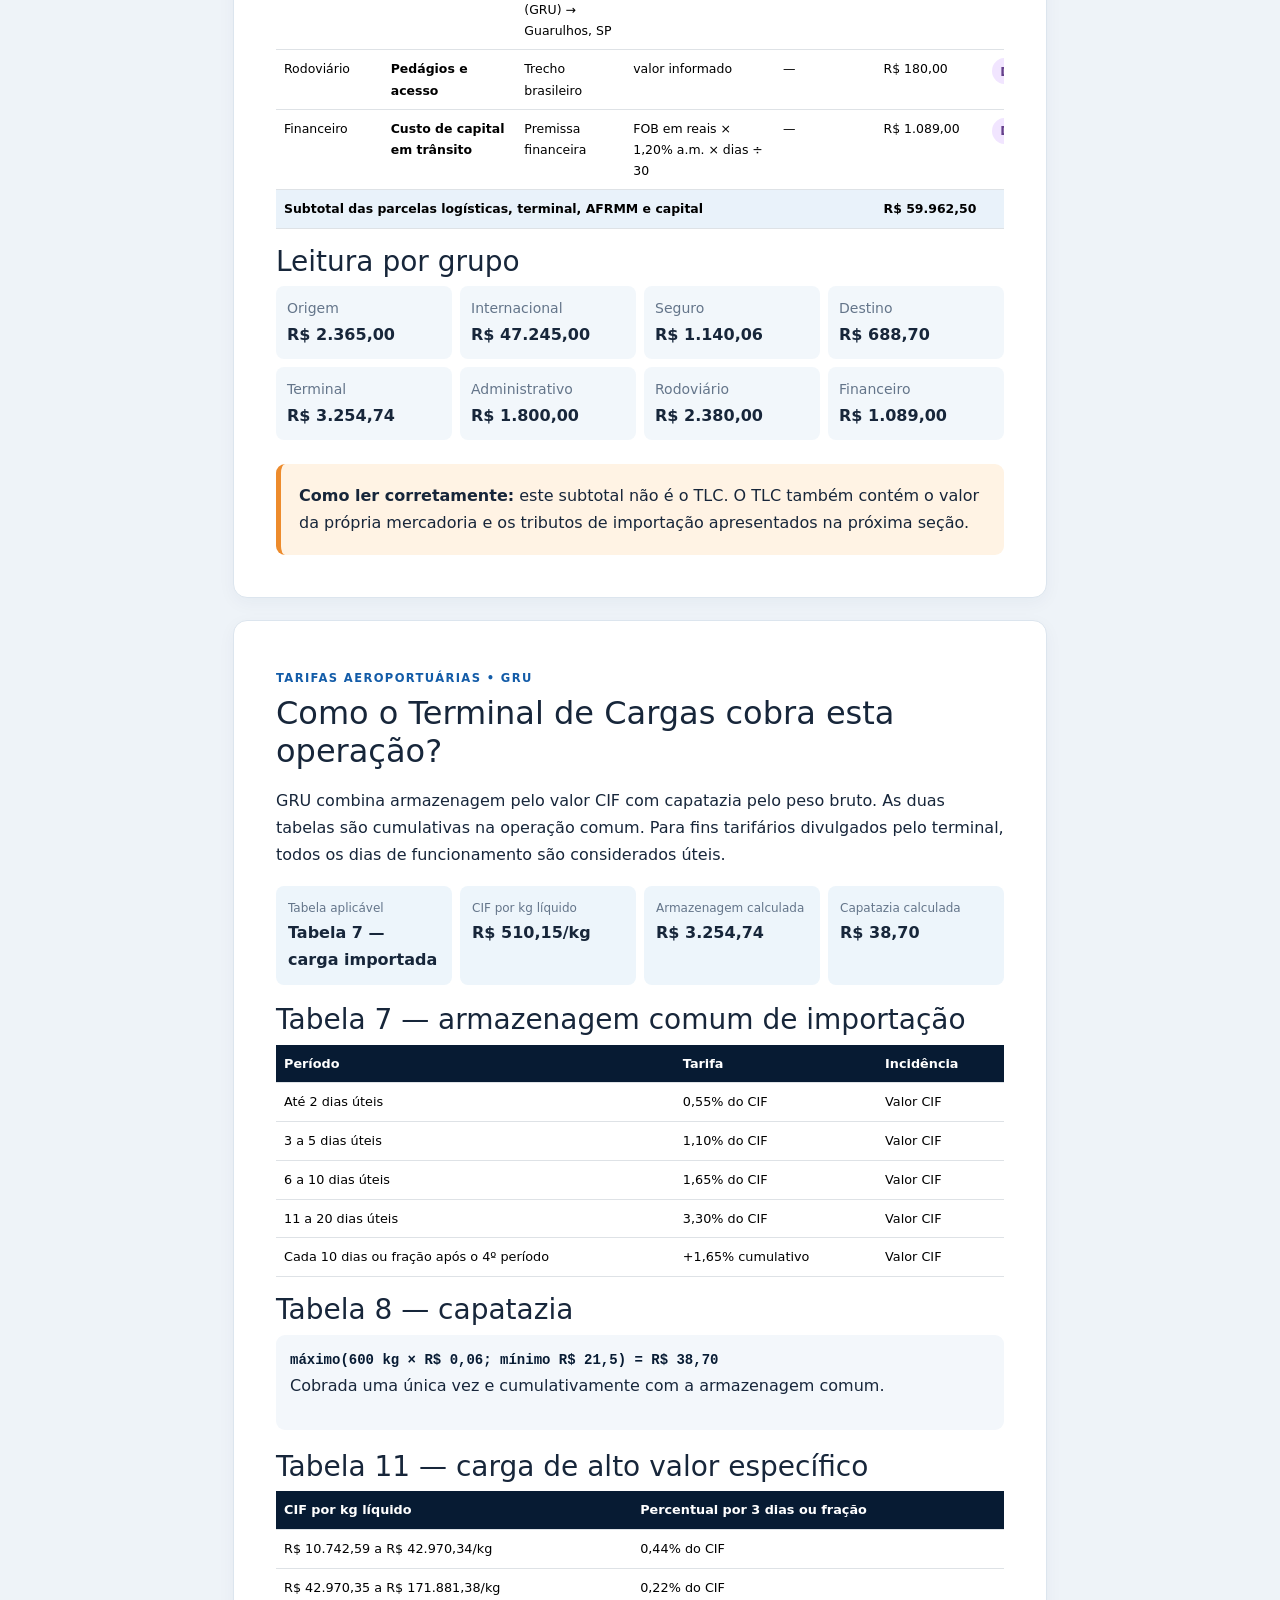
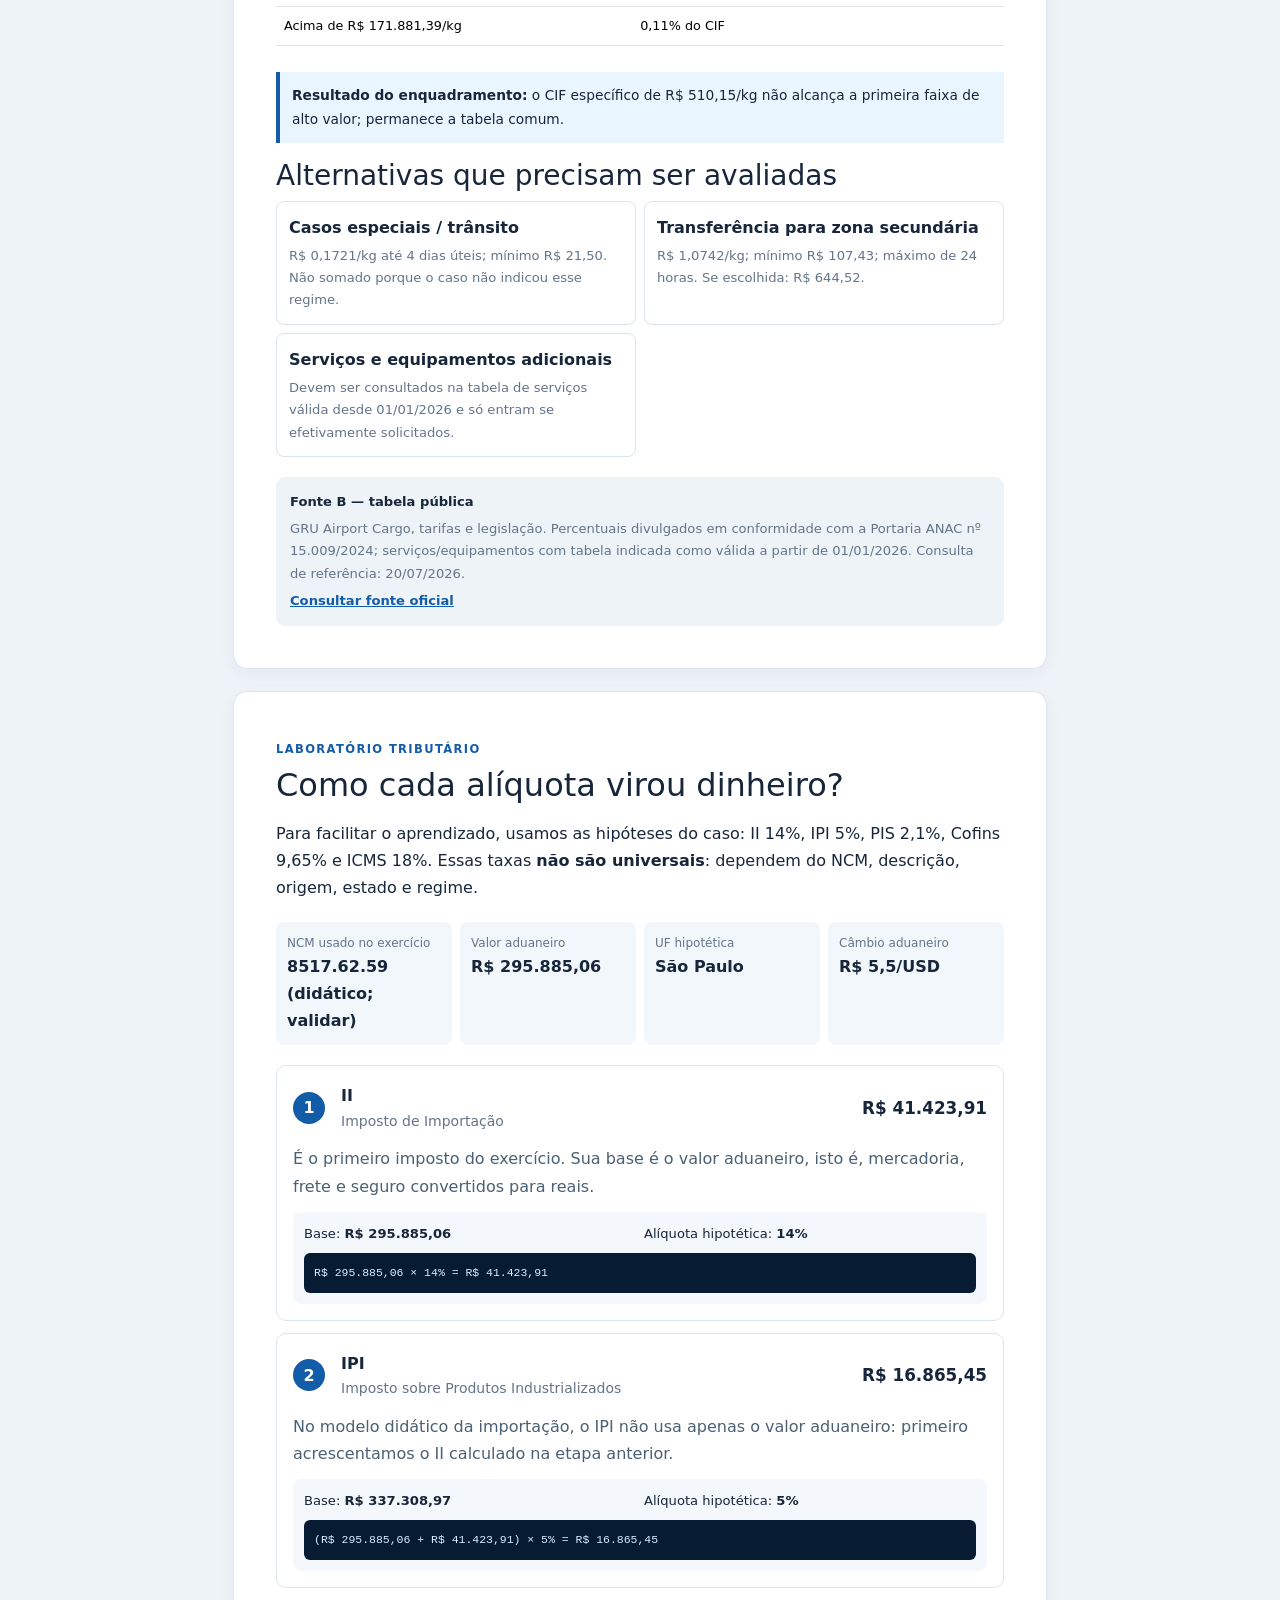
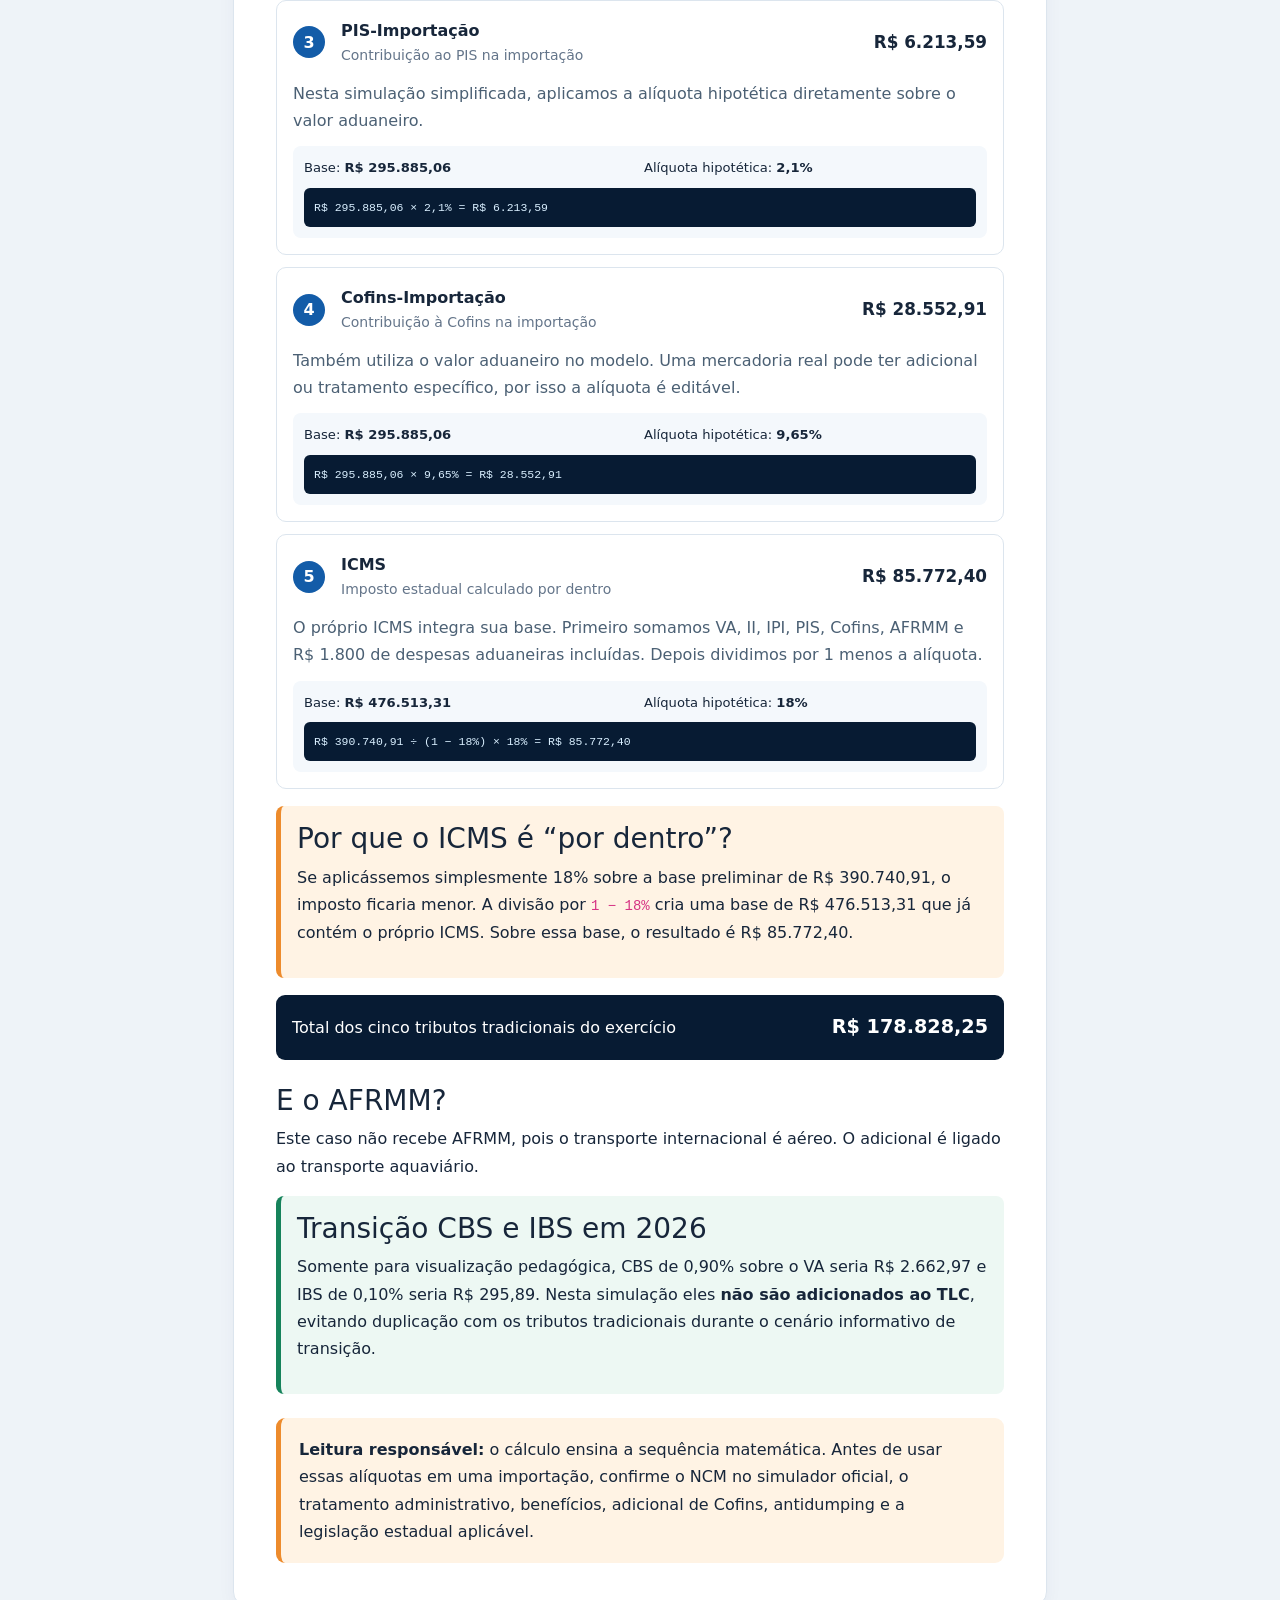
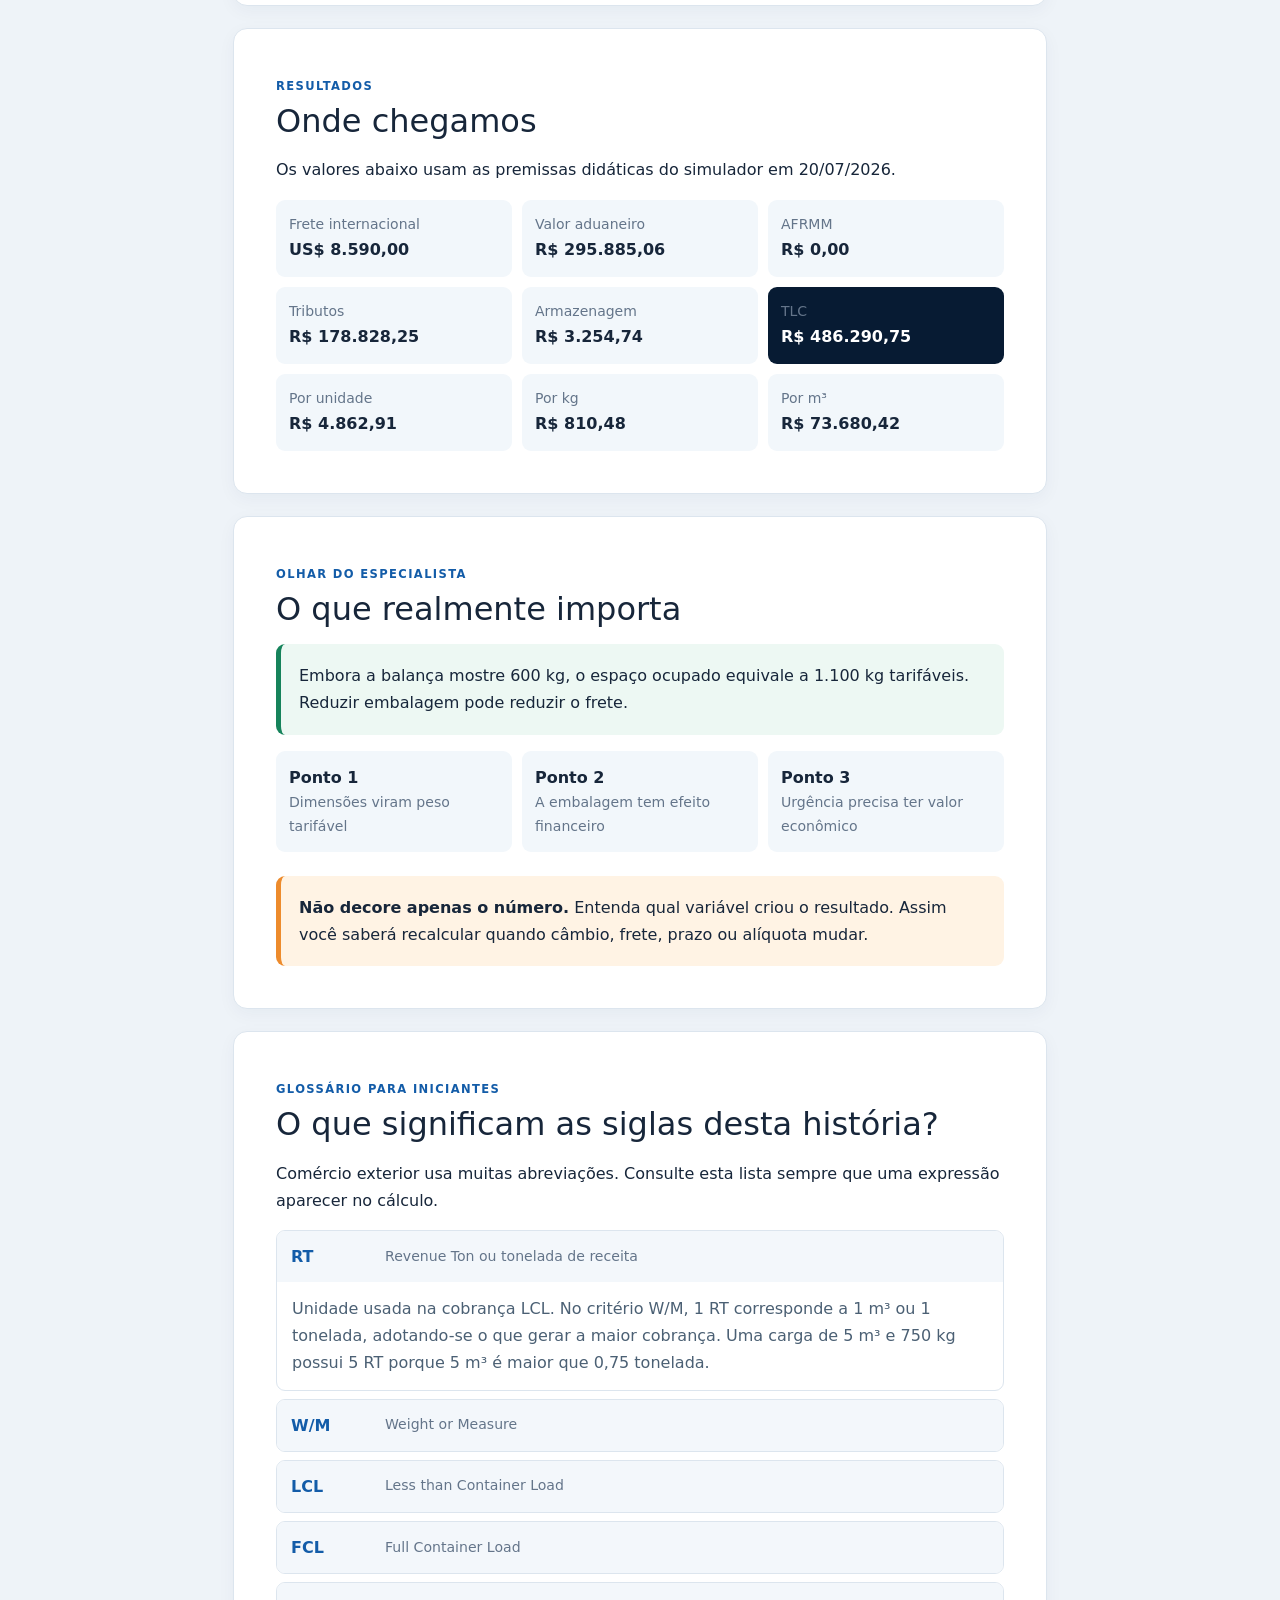
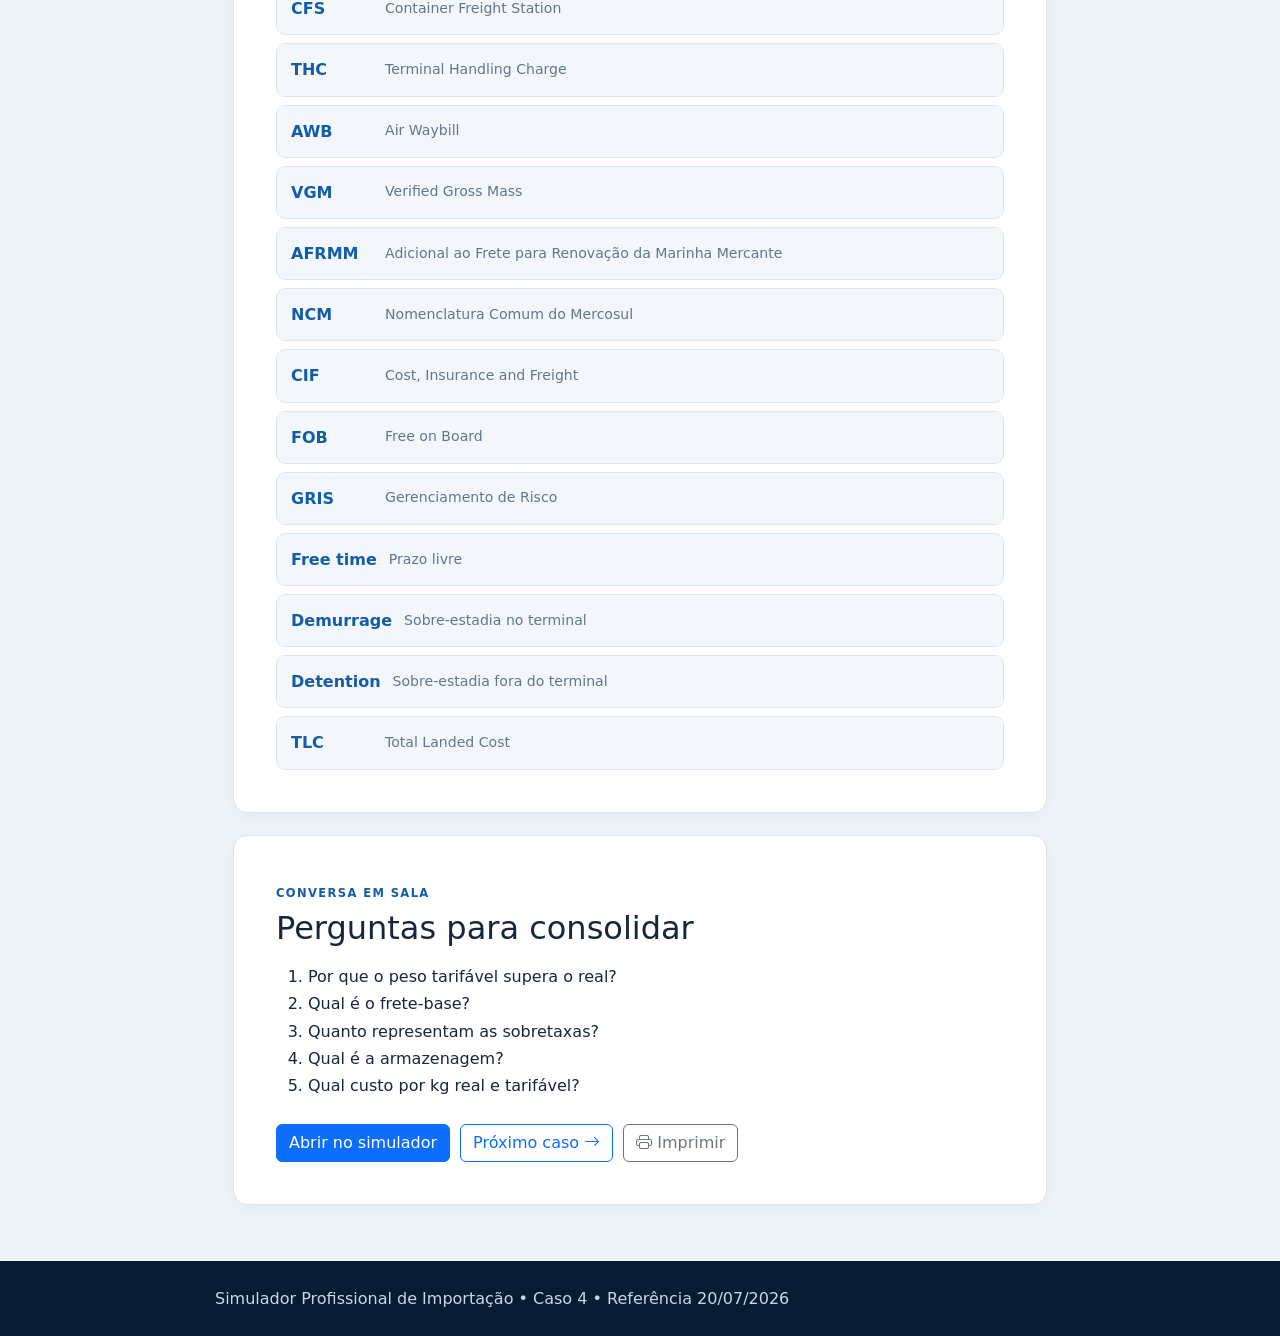
<file: caso-04-aereo-volumetrico.html>
<!doctype html>
<html lang="pt-BR">
  <head>
    <meta charset="utf-8" />
    <meta name="viewport" content="width=device-width,initial-scale=1" />
    <title>Caso 4</title>
    <link href="bootstrap/css/bootstrap.min.css" rel="stylesheet" />
    <link href="bootstrap/icons/bootstrap-icons.min.css" rel="stylesheet" />
    <link href="./caso.css" rel="stylesheet" />
  </head>
  <body data-case="4">
    <header class="case-head">
      <div class="wrap">
        <a class="back" href="index.html"
          ><i class="bi bi-arrow-left"></i> Voltar ao índice dos casos</a
        >
        <p class="eyebrow">HISTÓRIA GUIADA • CASO <span id="caseNo">4</span></p>
        <h1 id="title">Carregando caso…</h1>
        <p class="lead" id="subtitle"></p>
        <div class="route" id="route"></div>
      </div>
    </header>
    <div class="disclaimer">
      <div class="wrap">
        <b>Estimativa educacional:</b> tarifas, NCMs e alíquotas devem ser
        validados em uma operação real.
      </div>
    </div>
    <main class="story wrap">
      <section class="chapter">
        <span class="chapter-tag">O COMEÇO DA HISTÓRIA</span>
        <h2>Conheça o desafio</h2>
        <div id="opening" class="opening"></div>
        <div id="facts" class="facts"></div>
      </section>
      <section class="chapter">
        <span class="chapter-tag">PASSO A PASSO</span>
        <h2>Vamos abrir a conta juntos</h2>
        <p>
          Nenhum número aparecerá por mágica. Acompanhe a ordem: cada resultado
          prepara o cálculo seguinte.
        </p>
        <ol id="steps" class="steps"></ol>
      </section>
      <section class="chapter">
        <span class="chapter-tag">RESULTADOS</span>
        <h2>Onde chegamos</h2>
        <p>
          Os valores abaixo usam as premissas didáticas do simulador em
          20/07/2026.
        </p>
        <div id="results" class="results"></div>
      </section>
      <section class="chapter">
        <span class="chapter-tag">OLHAR DO ESPECIALISTA</span>
        <h2>O que realmente importa</h2>
        <p id="decision" class="specialist"></p>
        <div id="lessons" class="lessons"></div>
        <div class="highlight mt-4">
          <b>Não decore apenas o número.</b> Entenda qual variável criou o
          resultado. Assim você saberá recalcular quando câmbio, frete, prazo ou
          alíquota mudar.
        </div>
      </section>
      <section class="chapter">
        <span class="chapter-tag">CONVERSA EM SALA</span>
        <h2>Perguntas para consolidar</h2>
        <ol id="questions" class="questions"></ol>
        <div class="actions">
          <a class="btn btn-primary" href="../index.html#casos"
            >Abrir no simulador</a
          ><a
            class="btn btn-outline-primary"
            href="caso-05-aereo-alto-valor.html"
            >Próximo caso <i class="bi bi-arrow-right"></i></a
          ><button class="btn btn-outline-secondary" onclick="print()">
            <i class="bi bi-printer"></i> Imprimir
          </button>
        </div>
      </section>
    </main>
    <footer class="case-foot">
      <div class="wrap">
        Simulador Profissional de Importação • Caso 4 • Referência 20/07/2026
      </div>
    </footer>
    <script src="bootstrap/js/bootstrap.bundle.min.js"></script>
    <script src="js/dados-2026.js"></script>
    <script src="js/calculos.js"></script>
    <script src="js/caso-pagina.js"></script>
  </body>
</html>
</file>
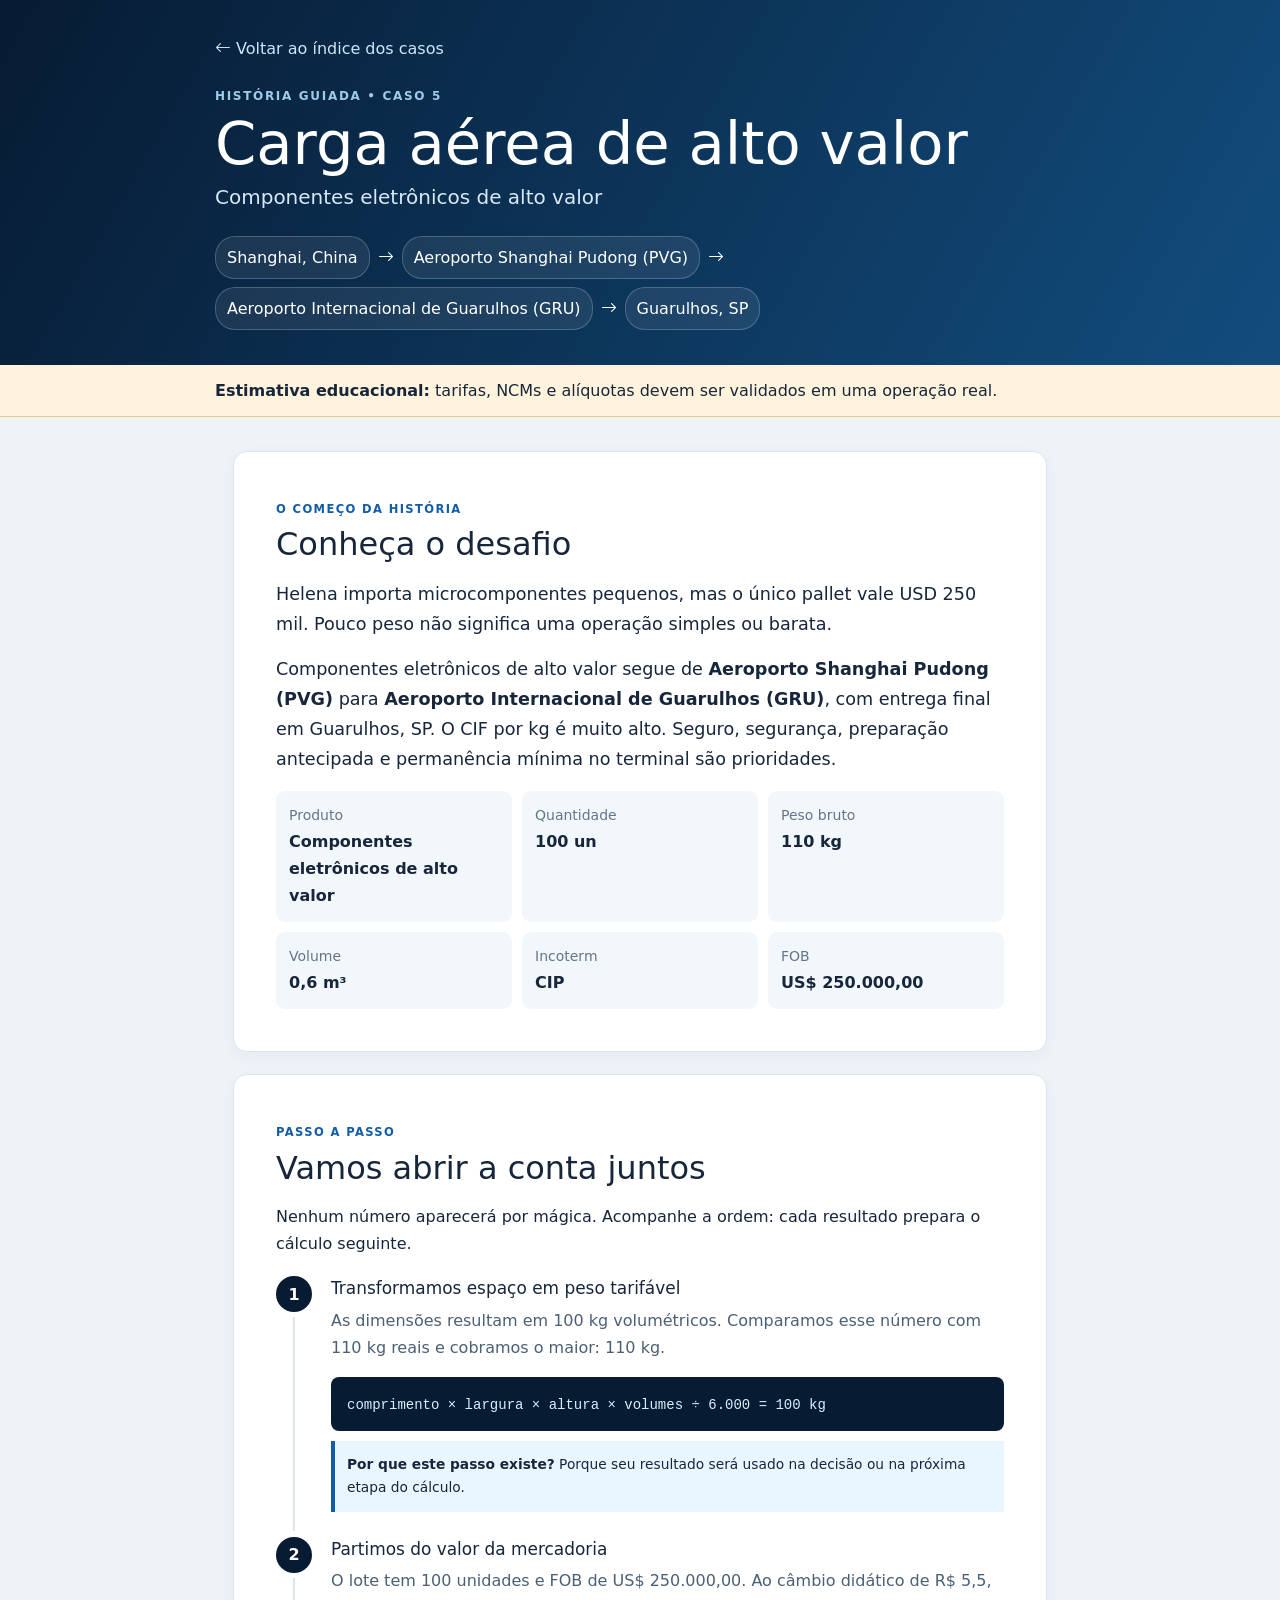
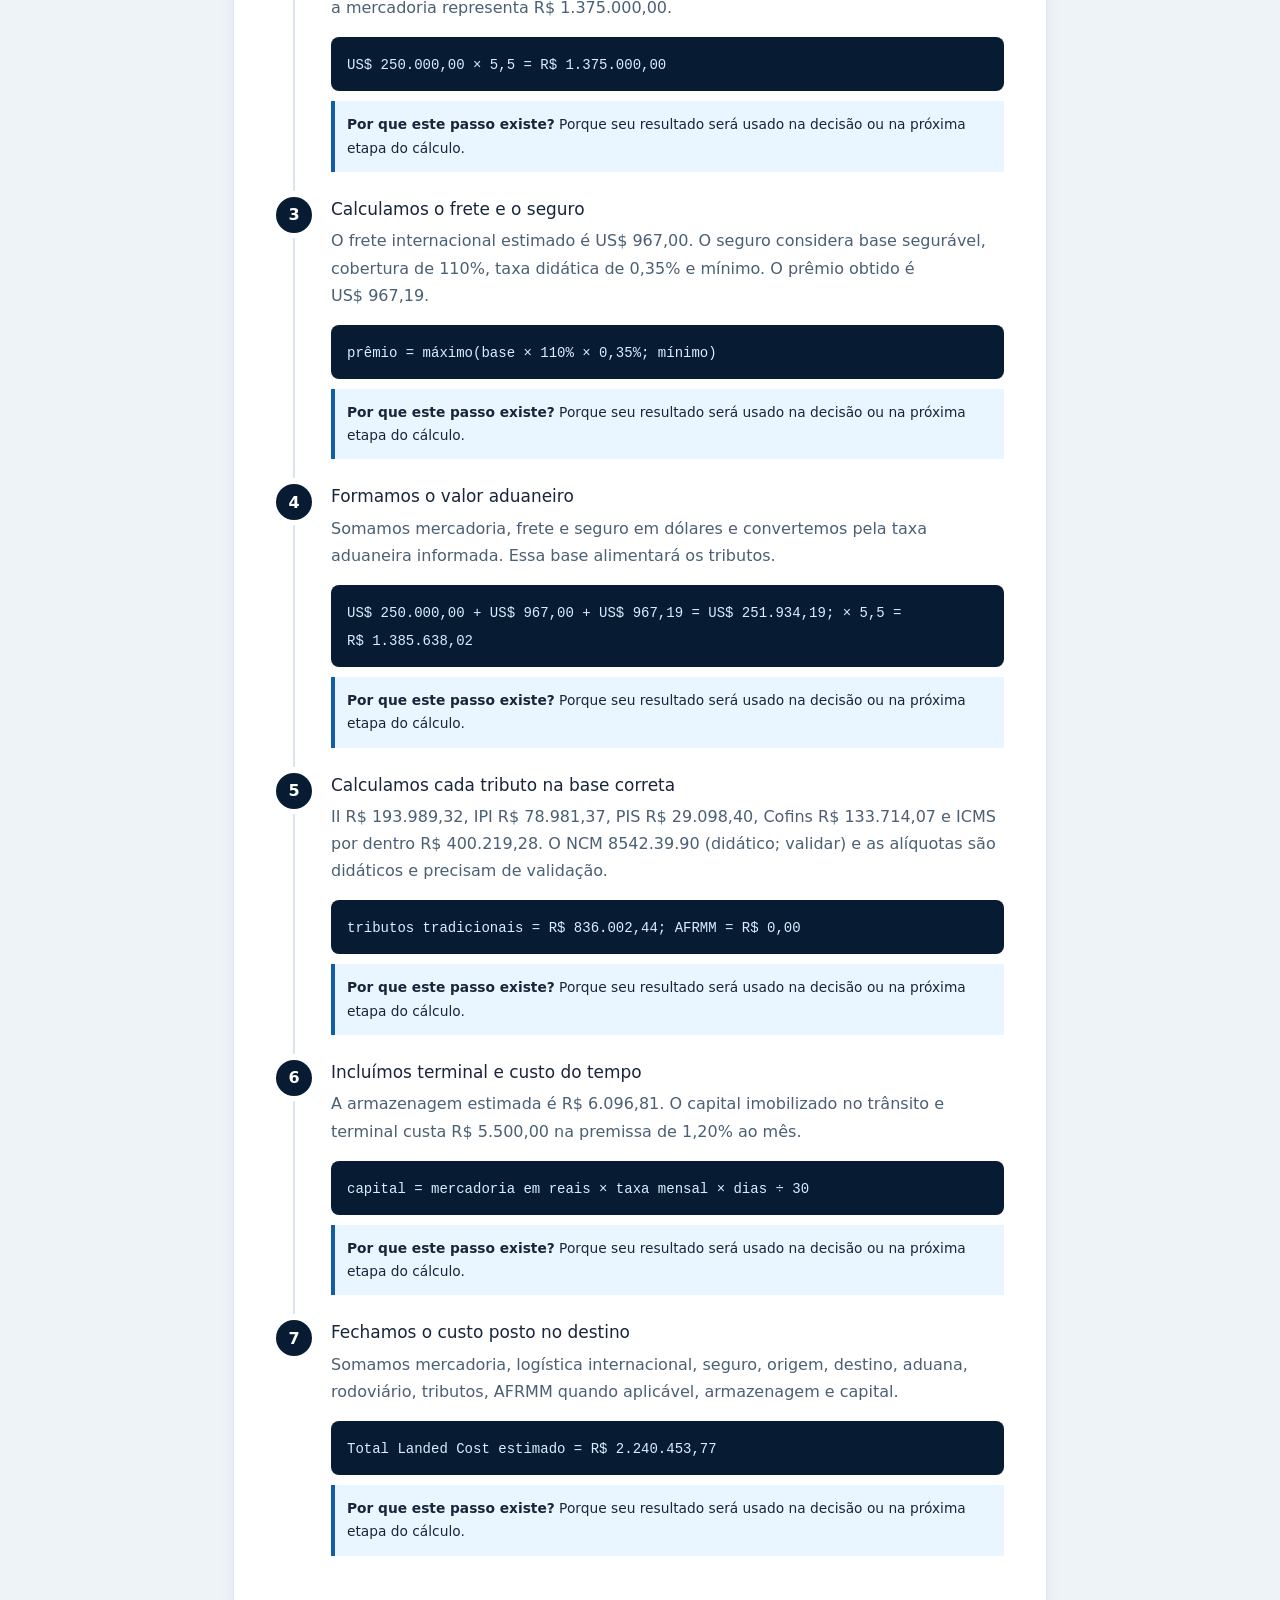
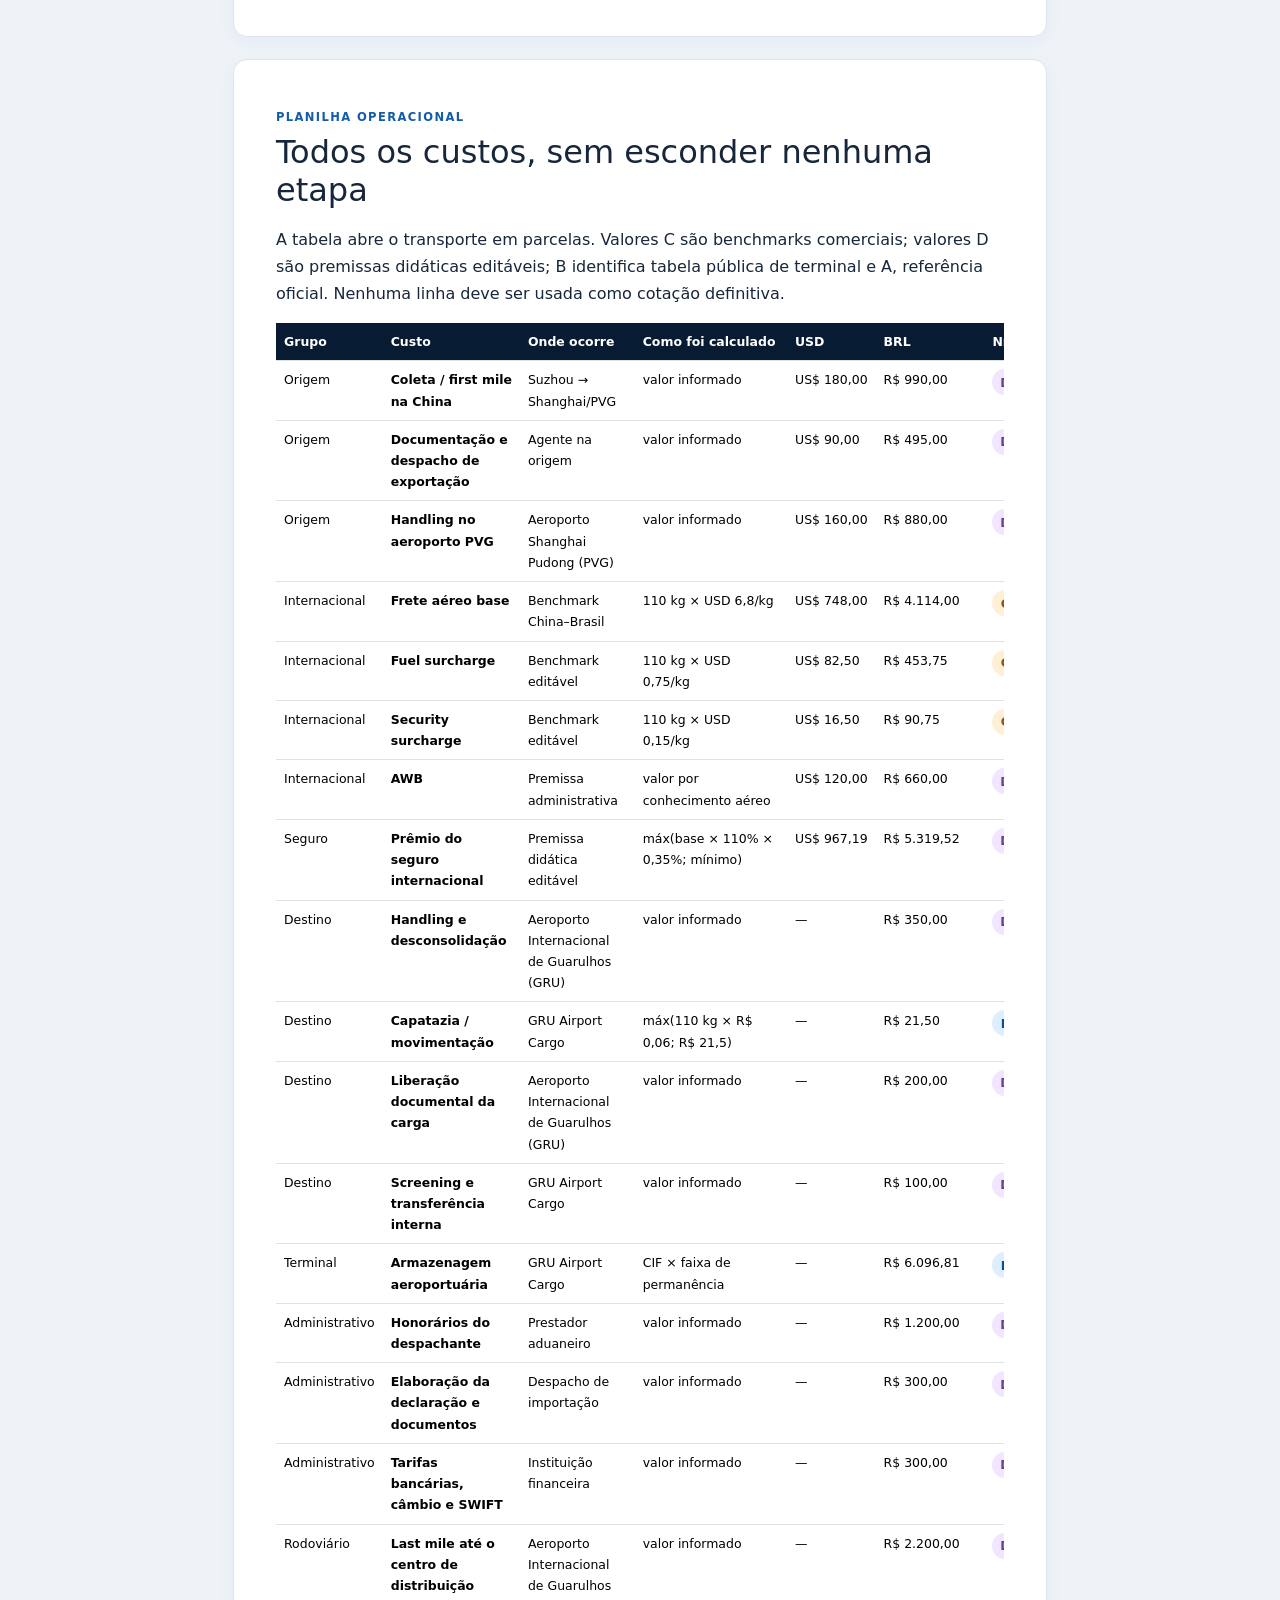
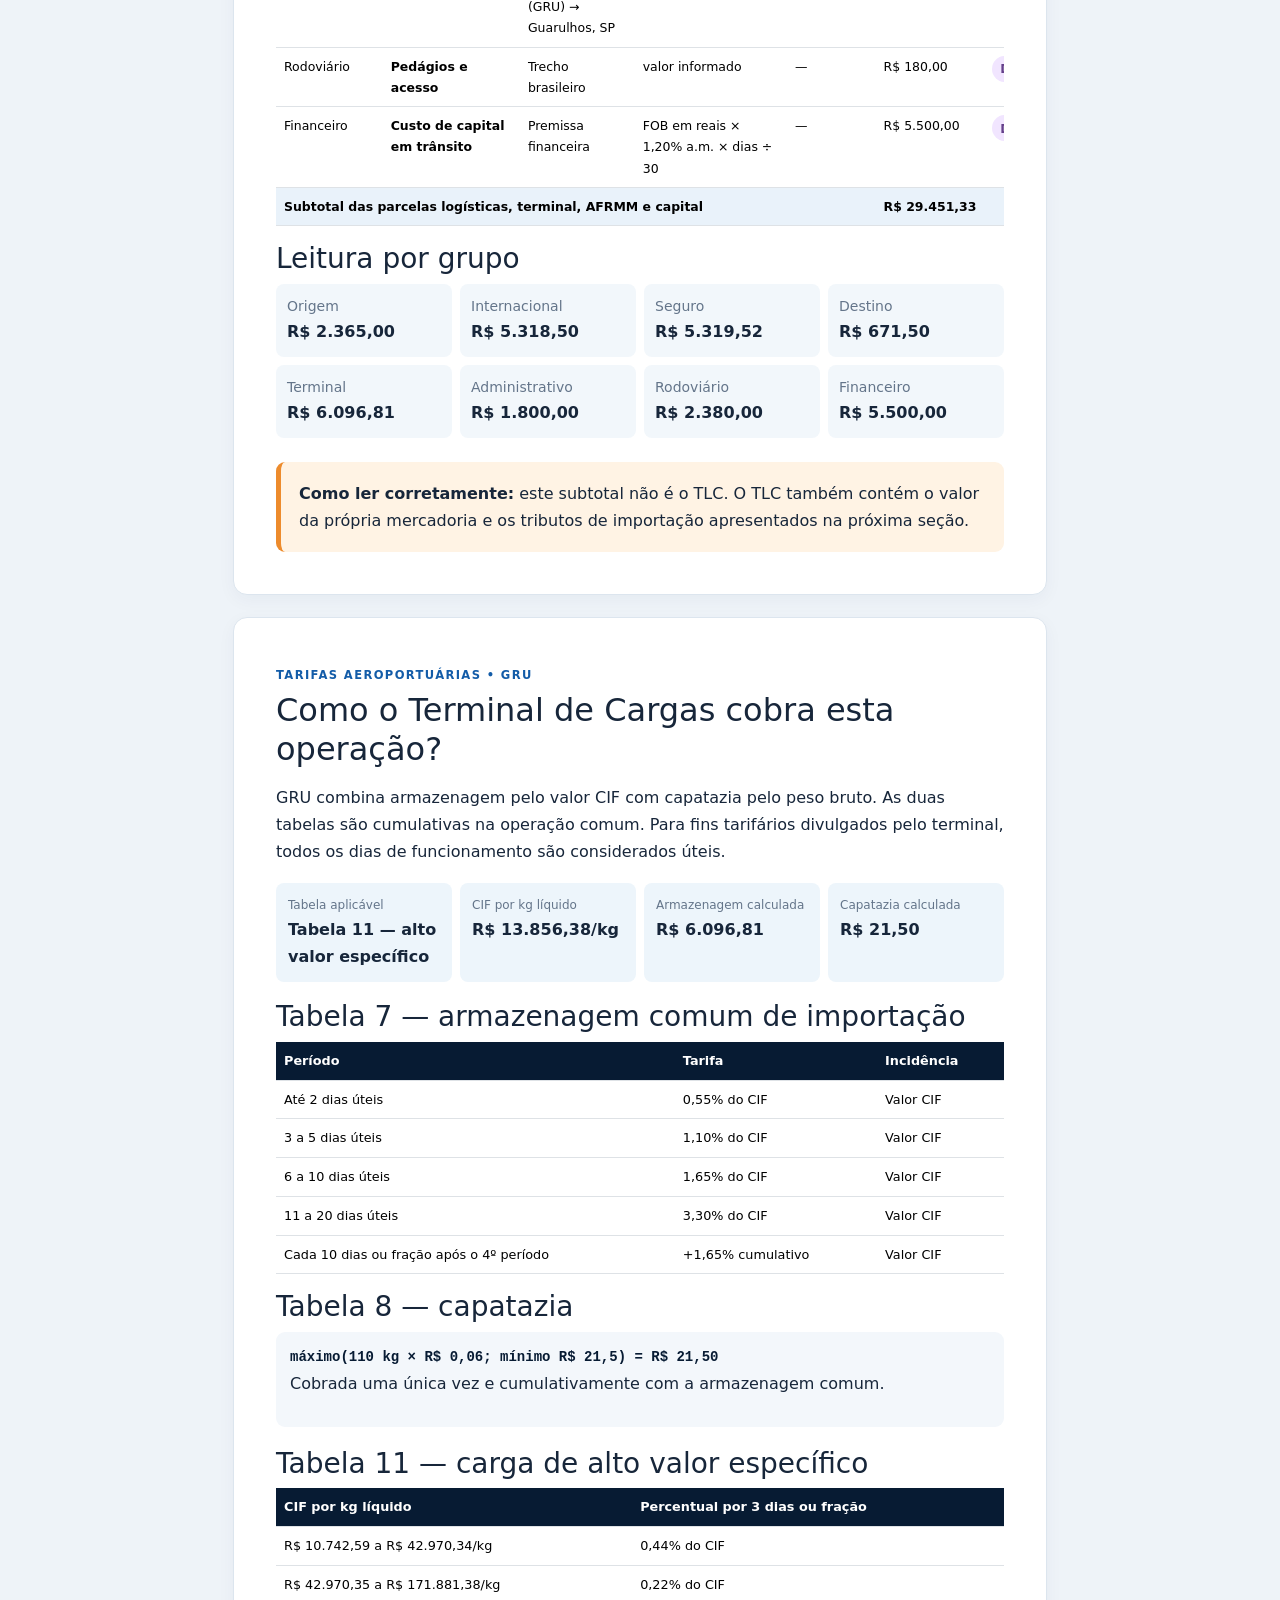
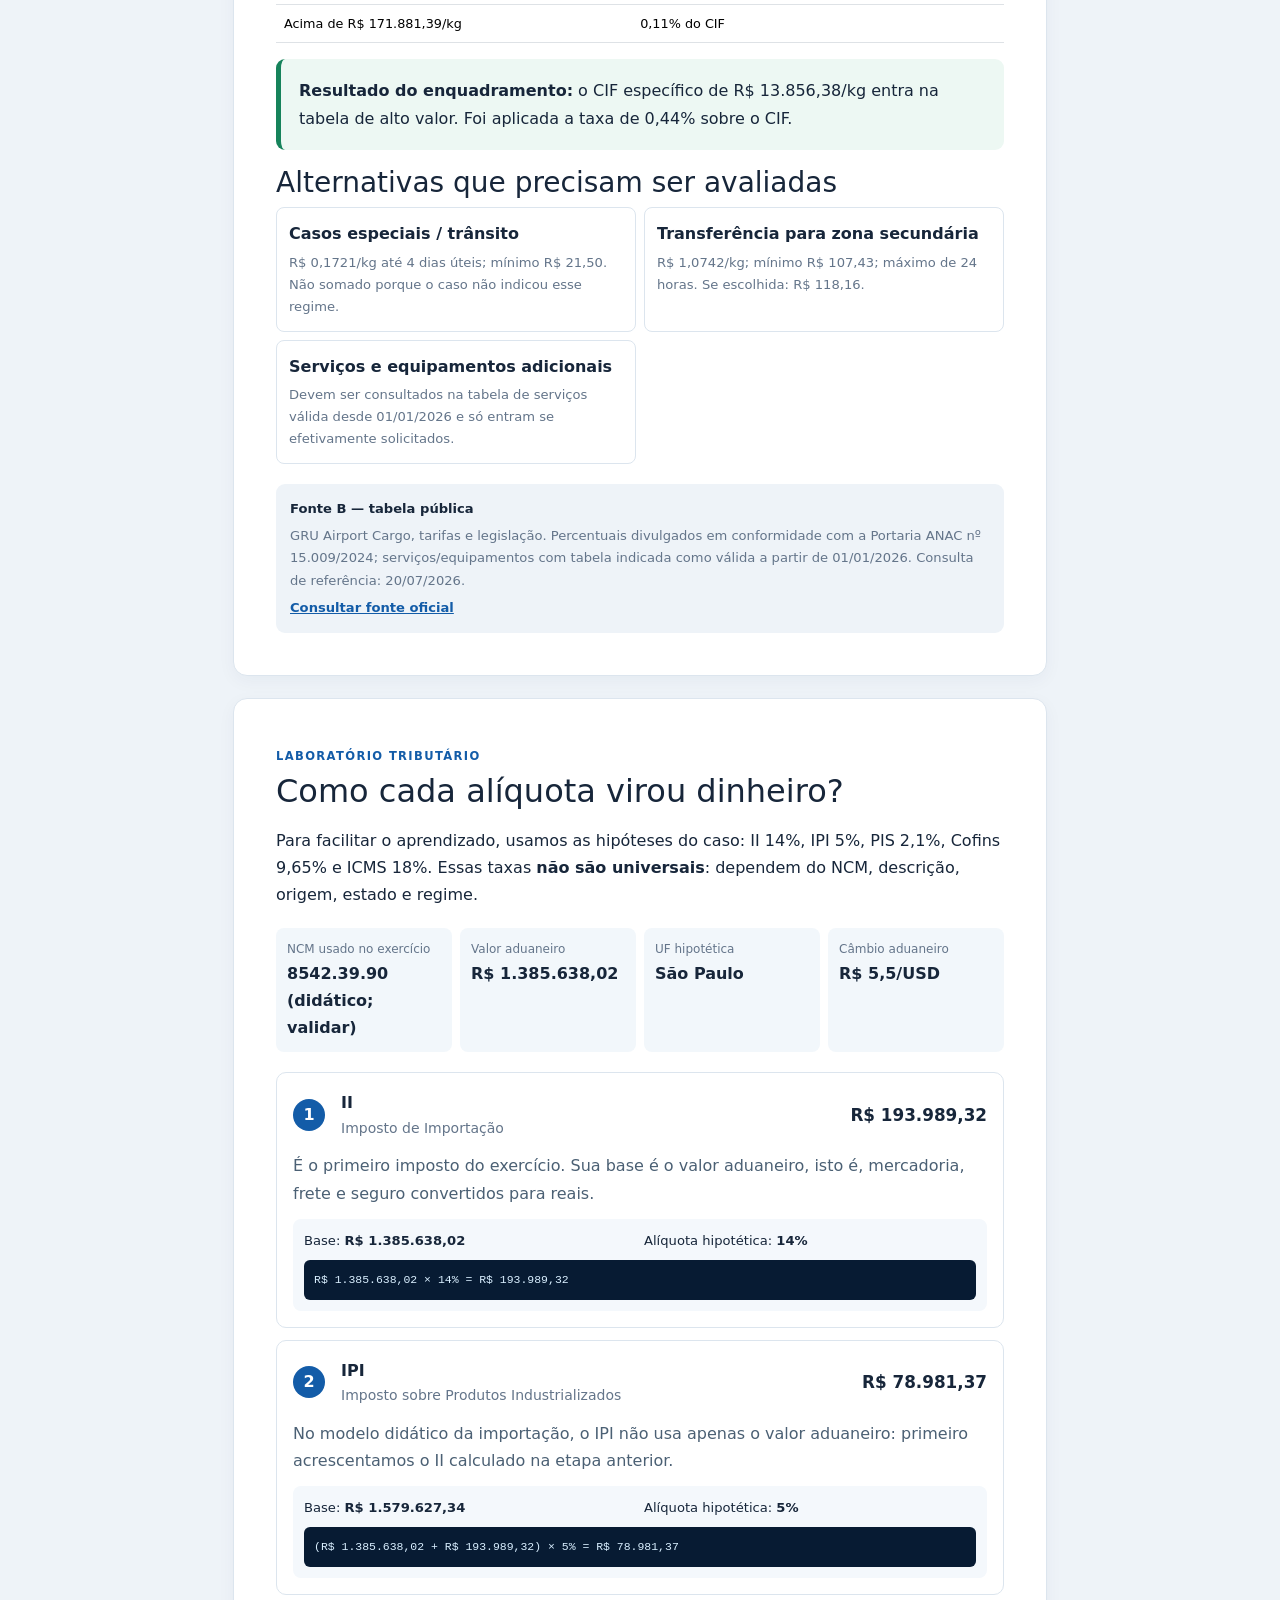
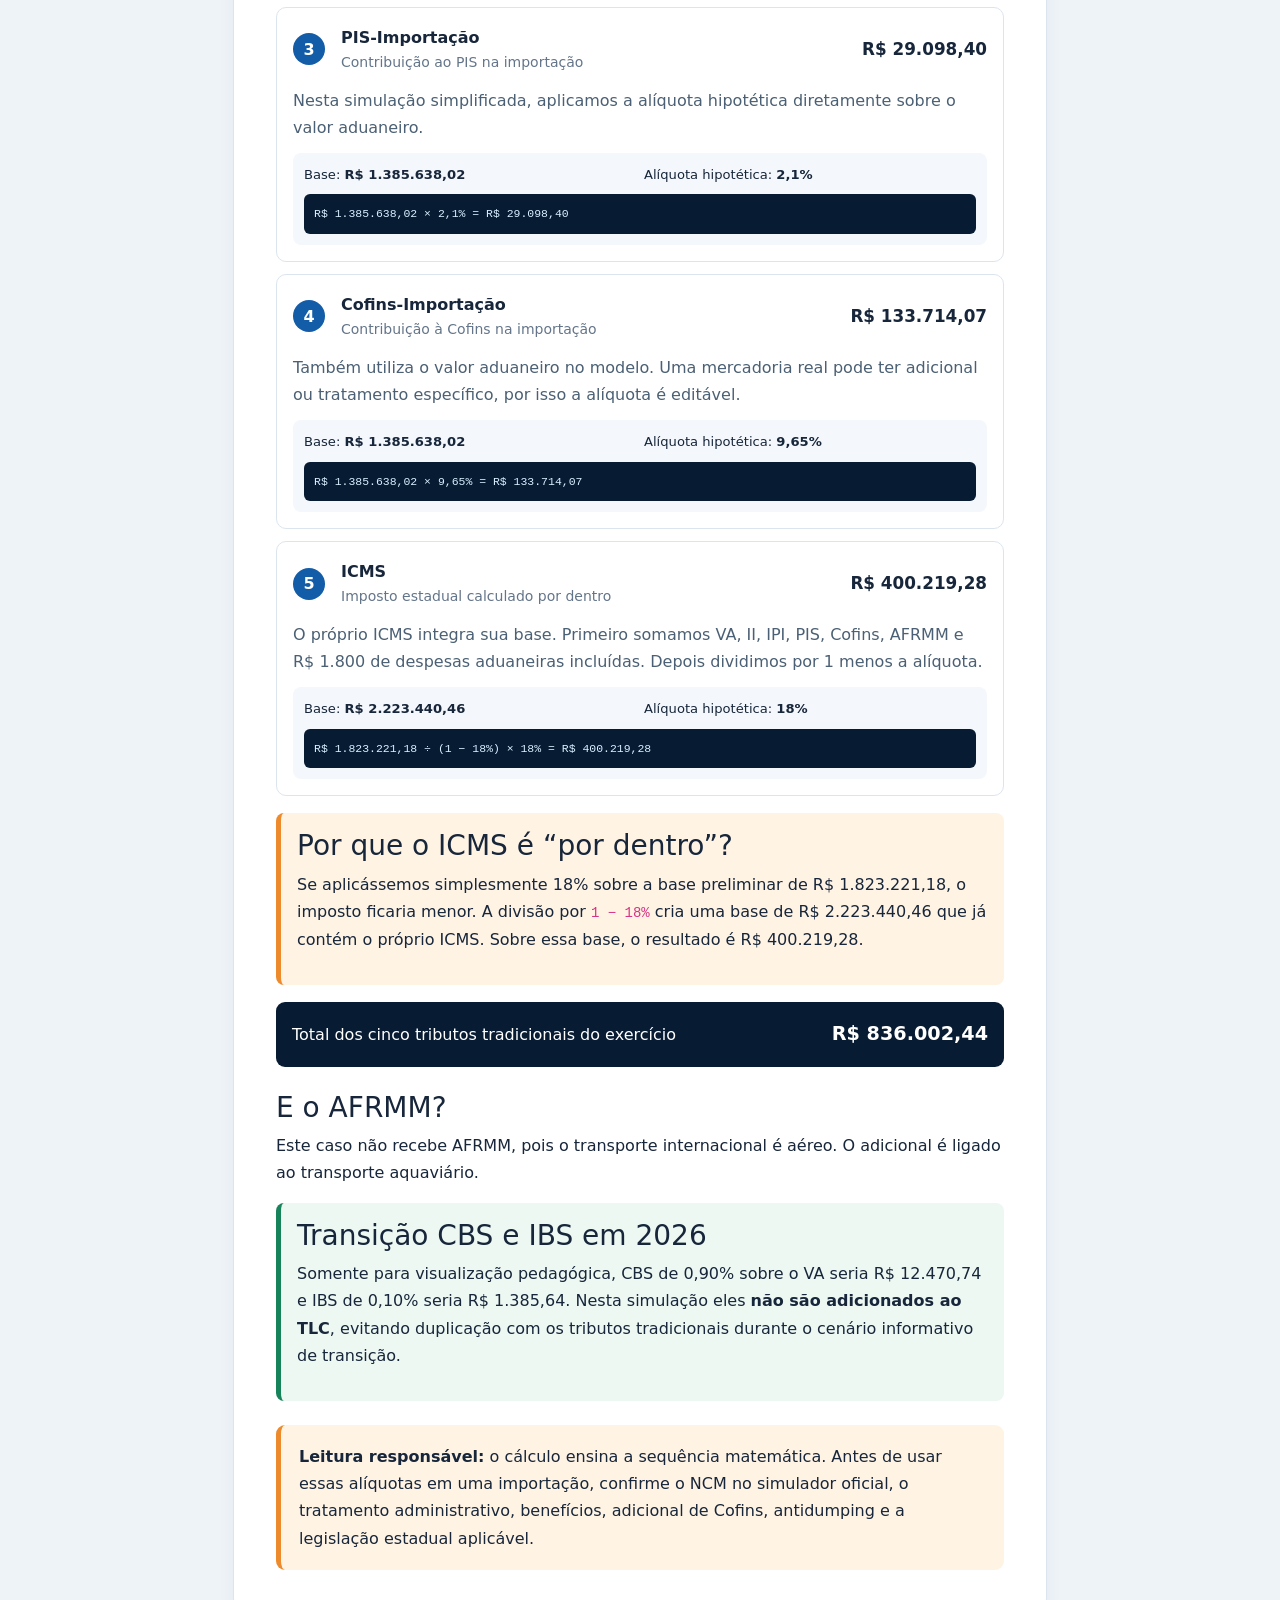
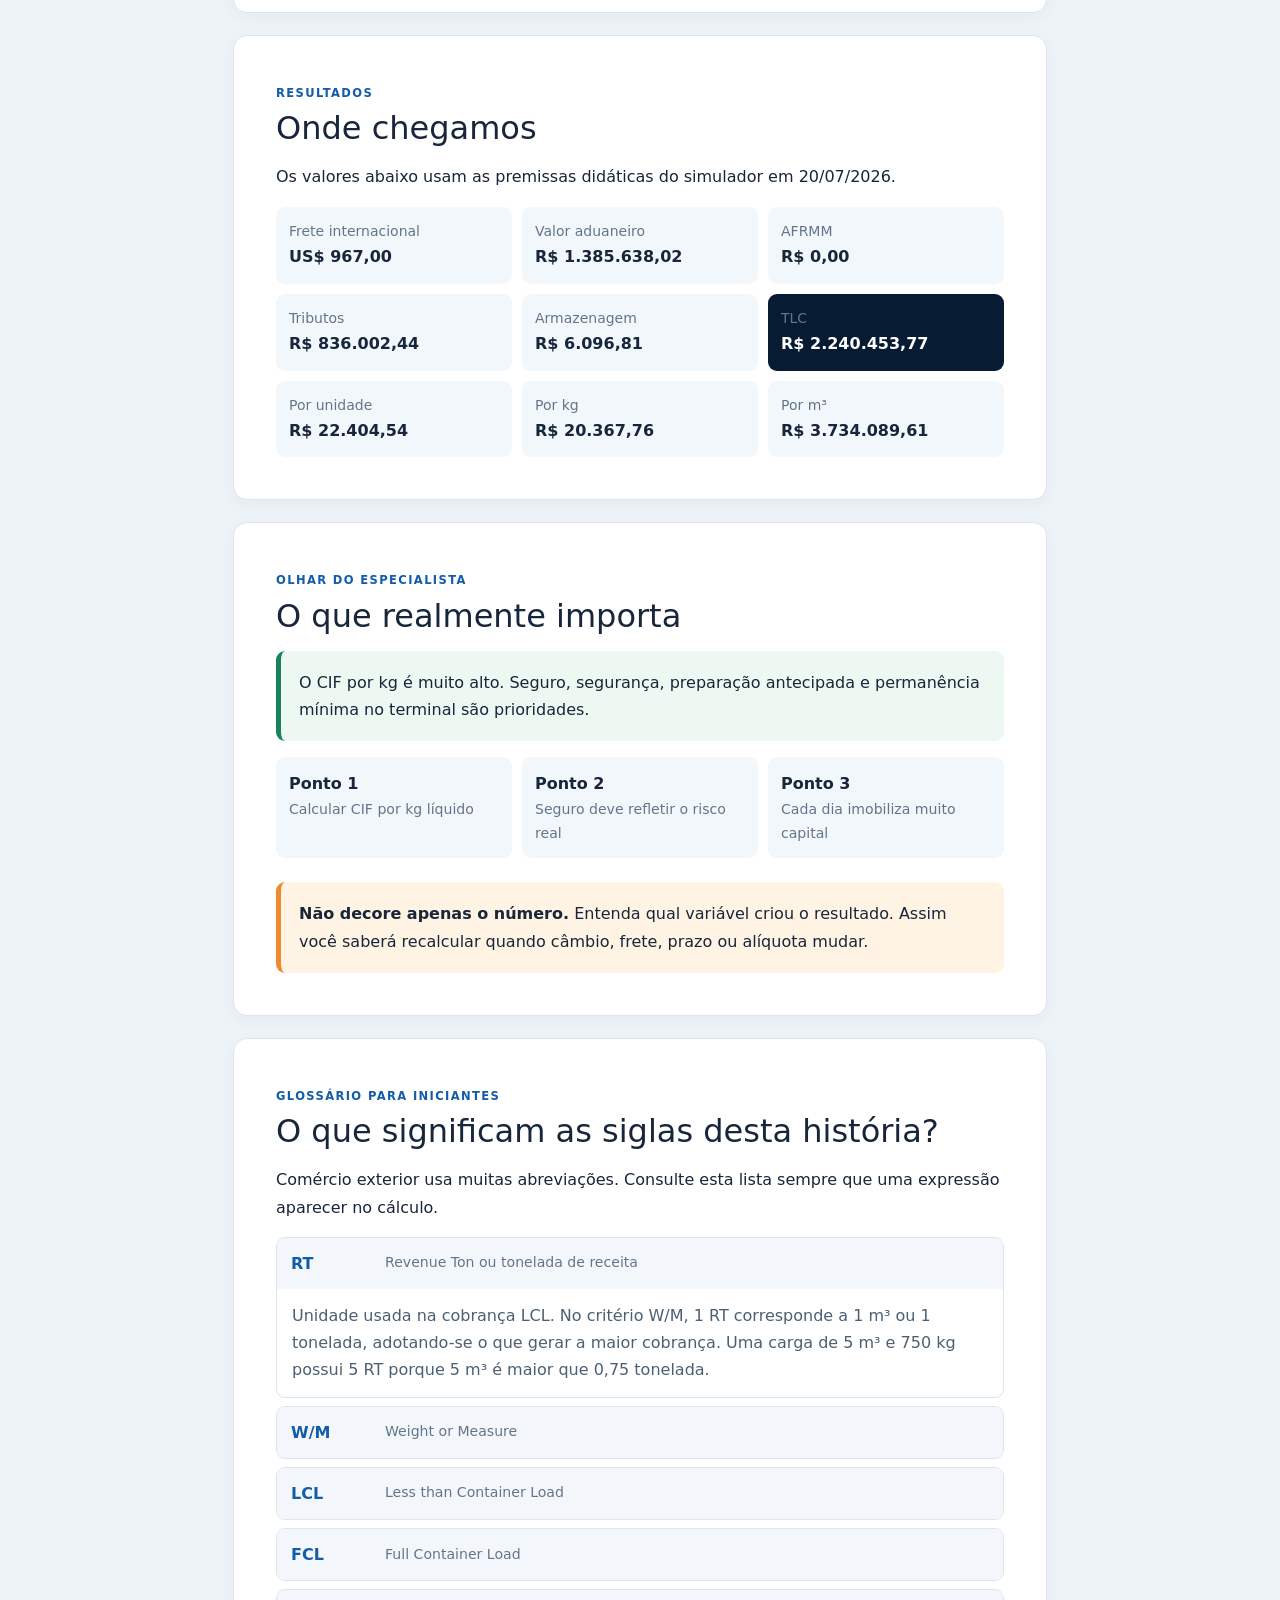
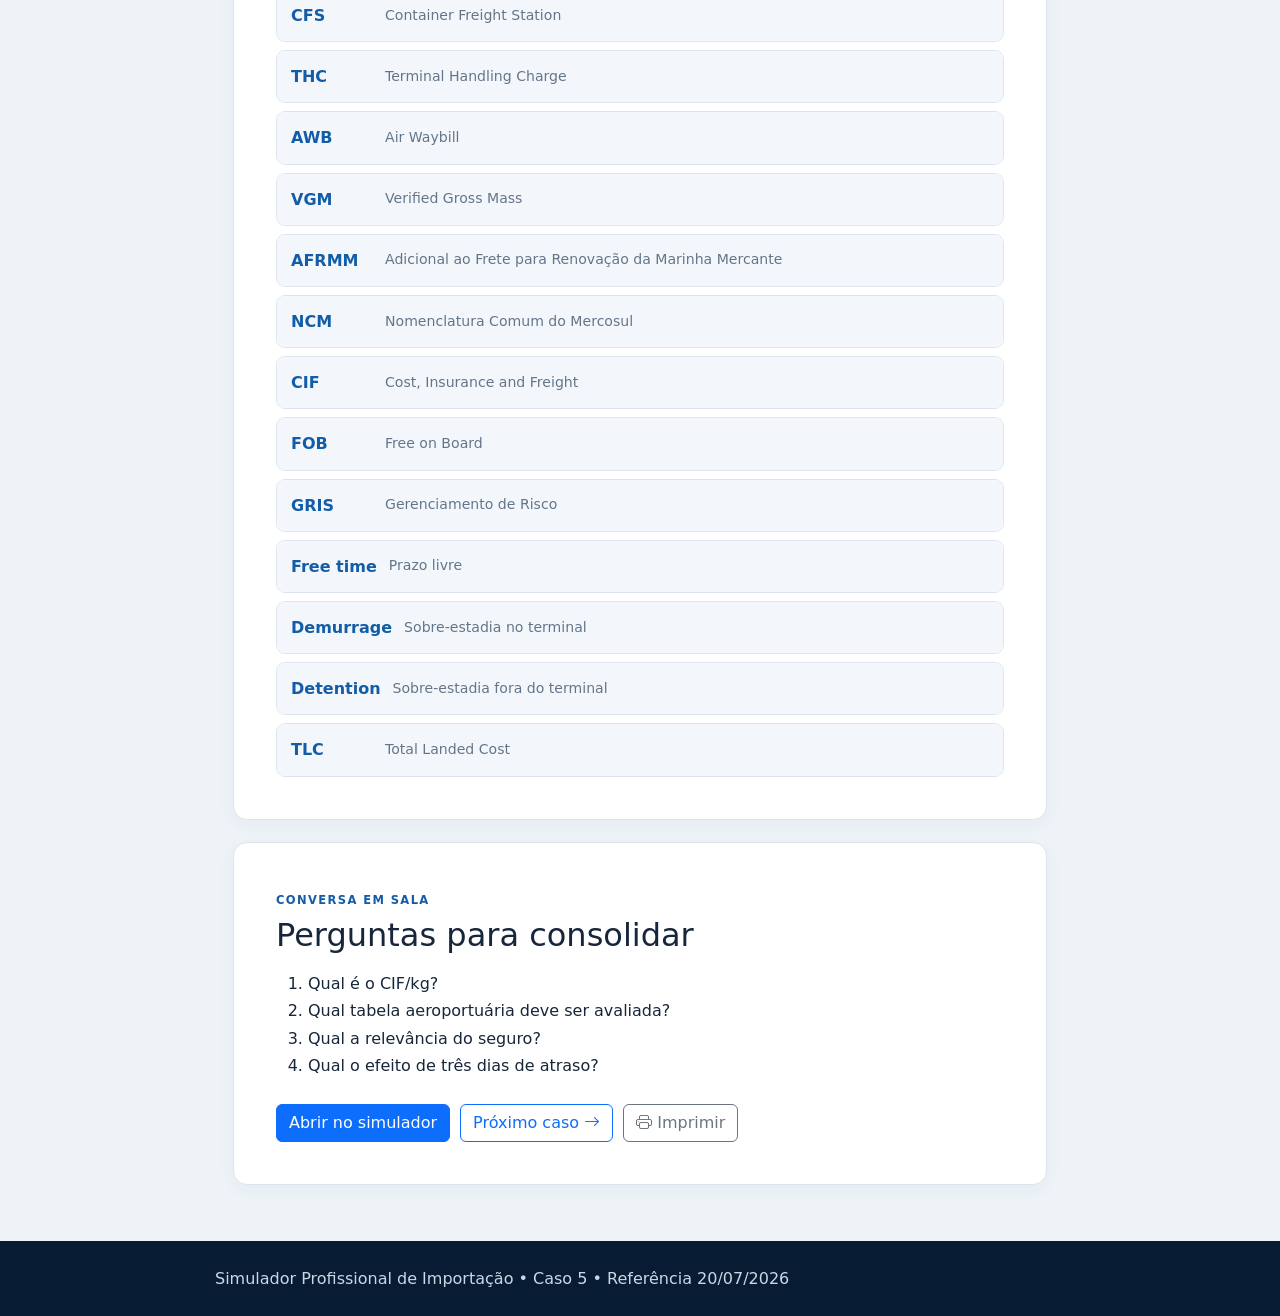
<file: caso-05-aereo-alto-valor.html>
<!doctype html>
<html lang="pt-BR">
  <head>
    <meta charset="utf-8" />
    <meta name="viewport" content="width=device-width,initial-scale=1" />
    <title>Caso 5</title>
    <link href="bootstrap/css/bootstrap.min.css" rel="stylesheet" />
    <link href="bootstrap/icons/bootstrap-icons.min.css" rel="stylesheet" />
    <link href="./caso.css" rel="stylesheet" />
  </head>
  <body data-case="5">
    <header class="case-head">
      <div class="wrap">
        <a class="back" href="index.html"
          ><i class="bi bi-arrow-left"></i> Voltar ao índice dos casos</a
        >
        <p class="eyebrow">HISTÓRIA GUIADA • CASO <span id="caseNo">5</span></p>
        <h1 id="title">Carregando caso…</h1>
        <p class="lead" id="subtitle"></p>
        <div class="route" id="route"></div>
      </div>
    </header>
    <div class="disclaimer">
      <div class="wrap">
        <b>Estimativa educacional:</b> tarifas, NCMs e alíquotas devem ser
        validados em uma operação real.
      </div>
    </div>
    <main class="story wrap">
      <section class="chapter">
        <span class="chapter-tag">O COMEÇO DA HISTÓRIA</span>
        <h2>Conheça o desafio</h2>
        <div id="opening" class="opening"></div>
        <div id="facts" class="facts"></div>
      </section>
      <section class="chapter">
        <span class="chapter-tag">PASSO A PASSO</span>
        <h2>Vamos abrir a conta juntos</h2>
        <p>
          Nenhum número aparecerá por mágica. Acompanhe a ordem: cada resultado
          prepara o cálculo seguinte.
        </p>
        <ol id="steps" class="steps"></ol>
      </section>
      <section class="chapter">
        <span class="chapter-tag">RESULTADOS</span>
        <h2>Onde chegamos</h2>
        <p>
          Os valores abaixo usam as premissas didáticas do simulador em
          20/07/2026.
        </p>
        <div id="results" class="results"></div>
      </section>
      <section class="chapter">
        <span class="chapter-tag">OLHAR DO ESPECIALISTA</span>
        <h2>O que realmente importa</h2>
        <p id="decision" class="specialist"></p>
        <div id="lessons" class="lessons"></div>
        <div class="highlight mt-4">
          <b>Não decore apenas o número.</b> Entenda qual variável criou o
          resultado. Assim você saberá recalcular quando câmbio, frete, prazo ou
          alíquota mudar.
        </div>
      </section>
      <section class="chapter">
        <span class="chapter-tag">CONVERSA EM SALA</span>
        <h2>Perguntas para consolidar</h2>
        <ol id="questions" class="questions"></ol>
        <div class="actions">
          <a class="btn btn-primary" href="../index.html#casos"
            >Abrir no simulador</a
          ><a class="btn btn-outline-primary" href="caso-06-rodoviario.html"
            >Próximo caso <i class="bi bi-arrow-right"></i></a
          ><button class="btn btn-outline-secondary" onclick="print()">
            <i class="bi bi-printer"></i> Imprimir
          </button>
        </div>
      </section>
    </main>
    <footer class="case-foot">
      <div class="wrap">
        Simulador Profissional de Importação • Caso 5 • Referência 20/07/2026
      </div>
    </footer>
    <script src="bootstrap/js/bootstrap.bundle.min.js"></script>
    <script src="js/dados-2026.js"></script>
    <script src="js/calculos.js"></script>
    <script src="js/caso-pagina.js"></script>
  </body>
</html>
</file>
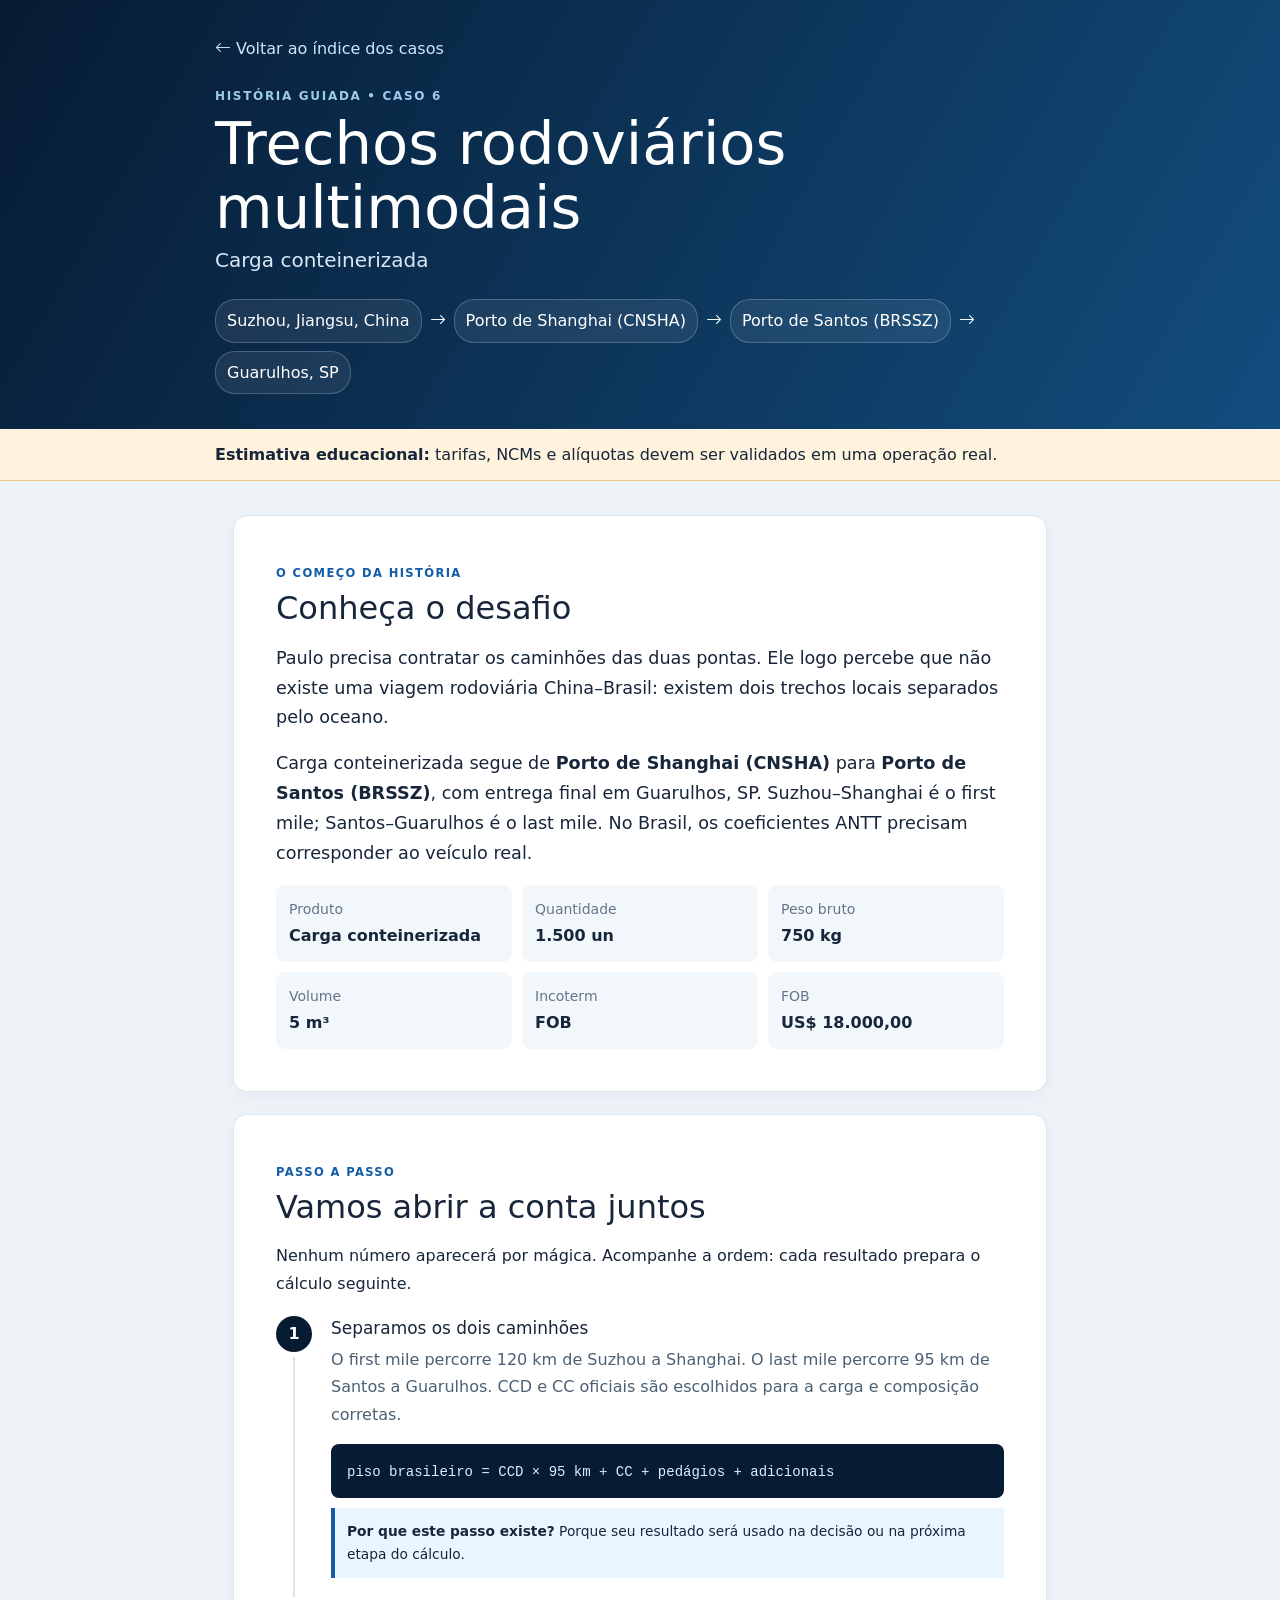
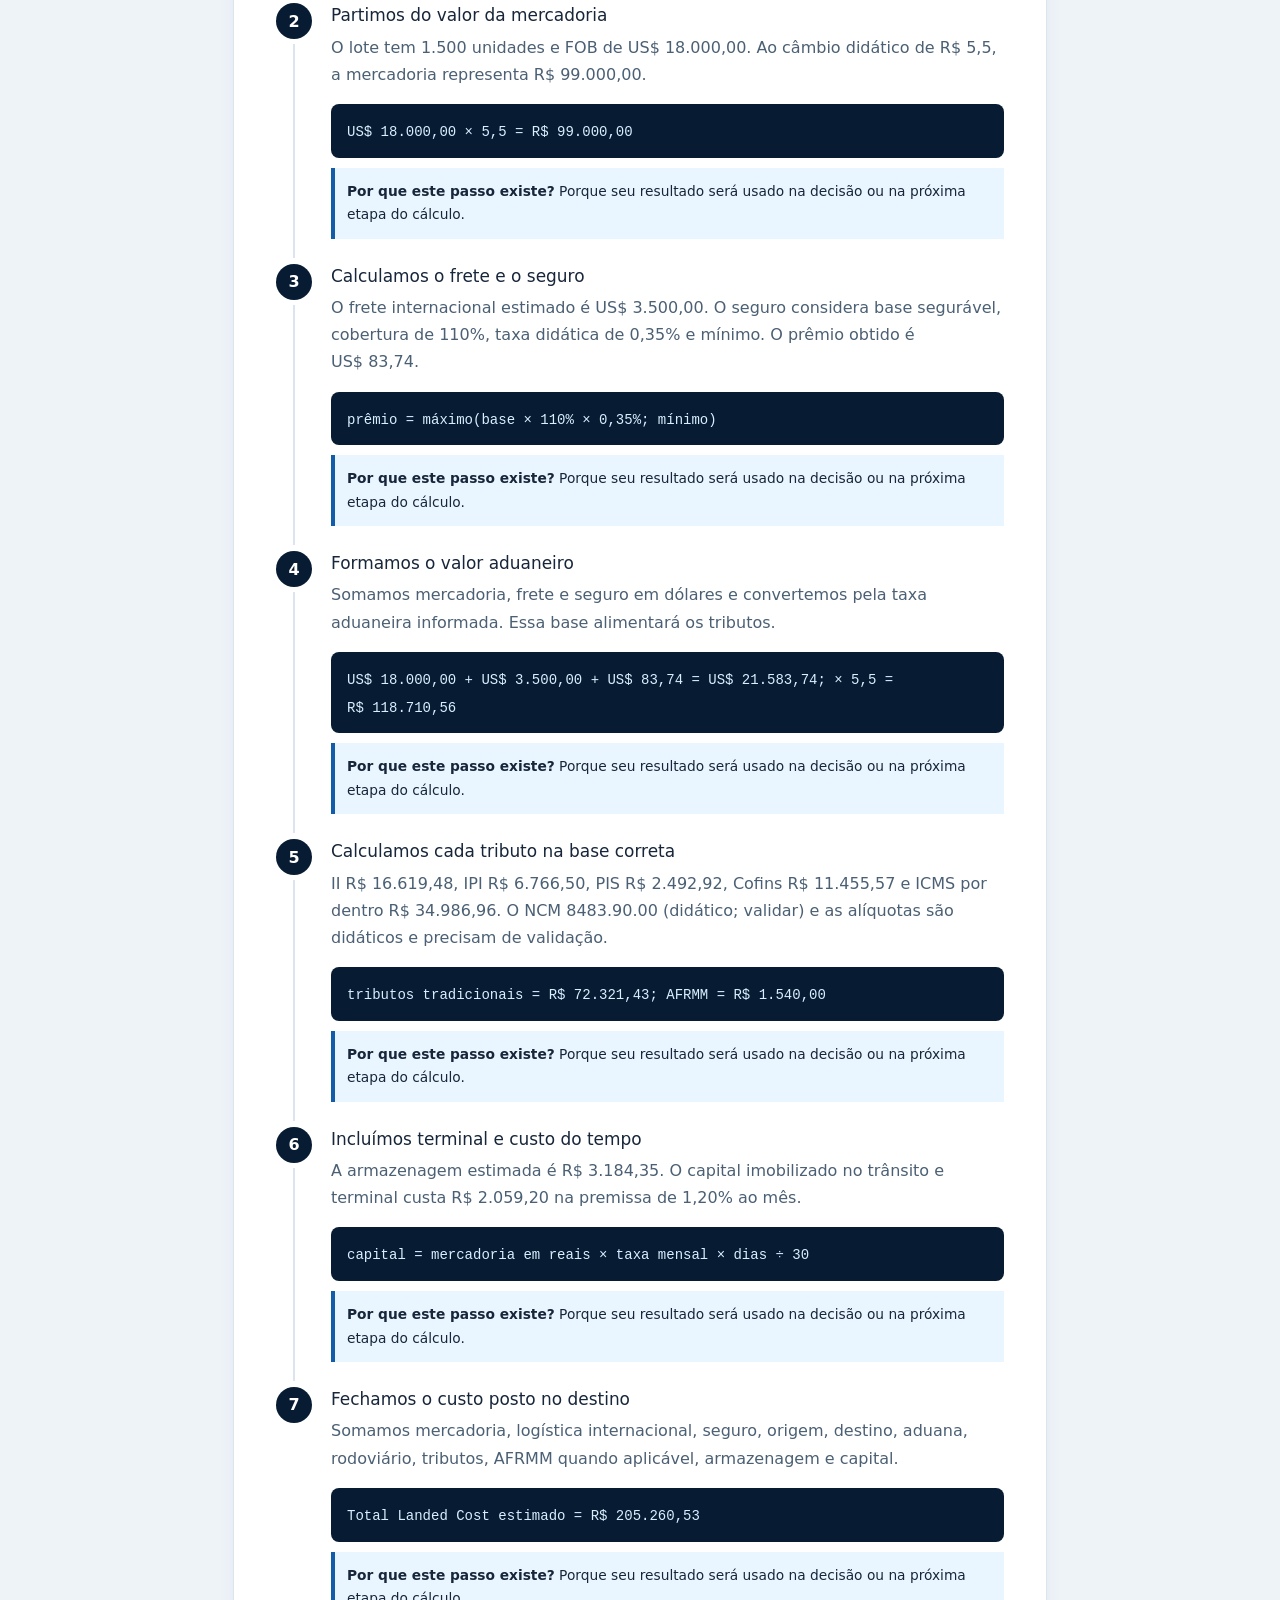
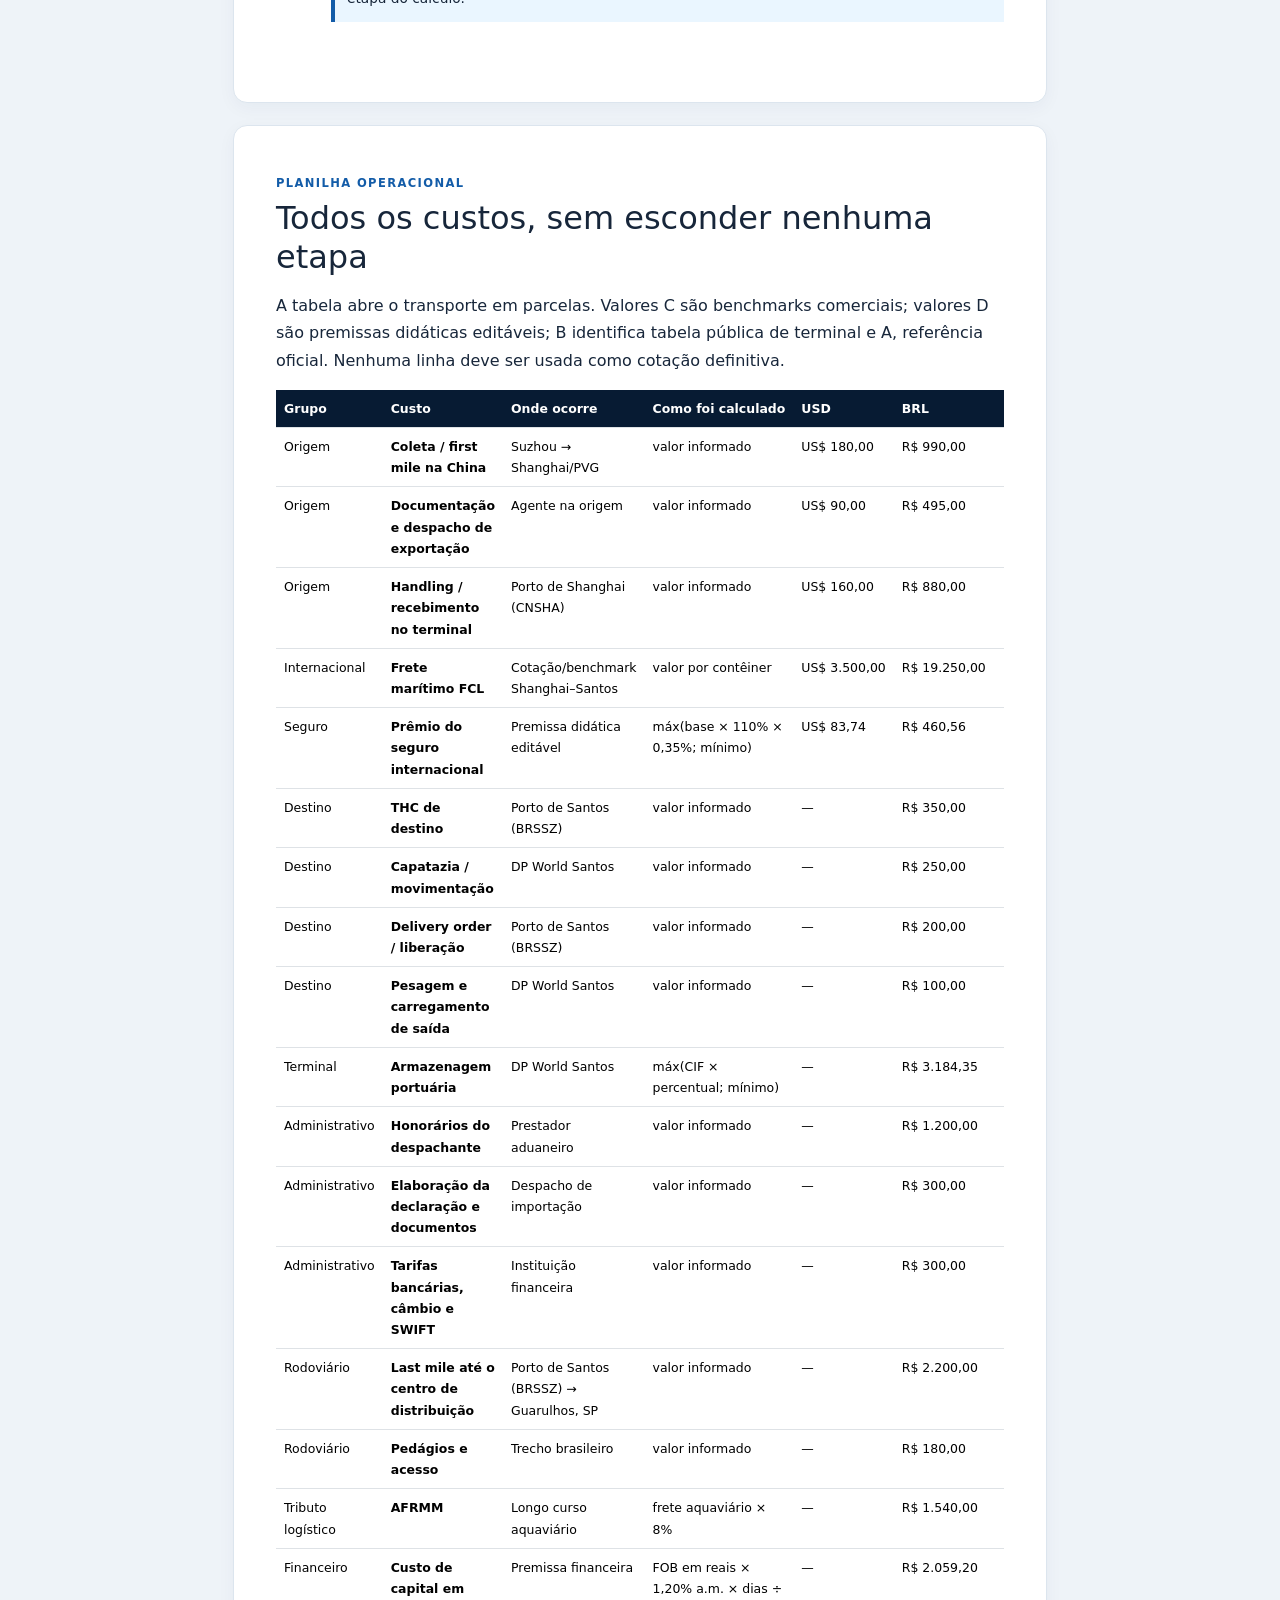
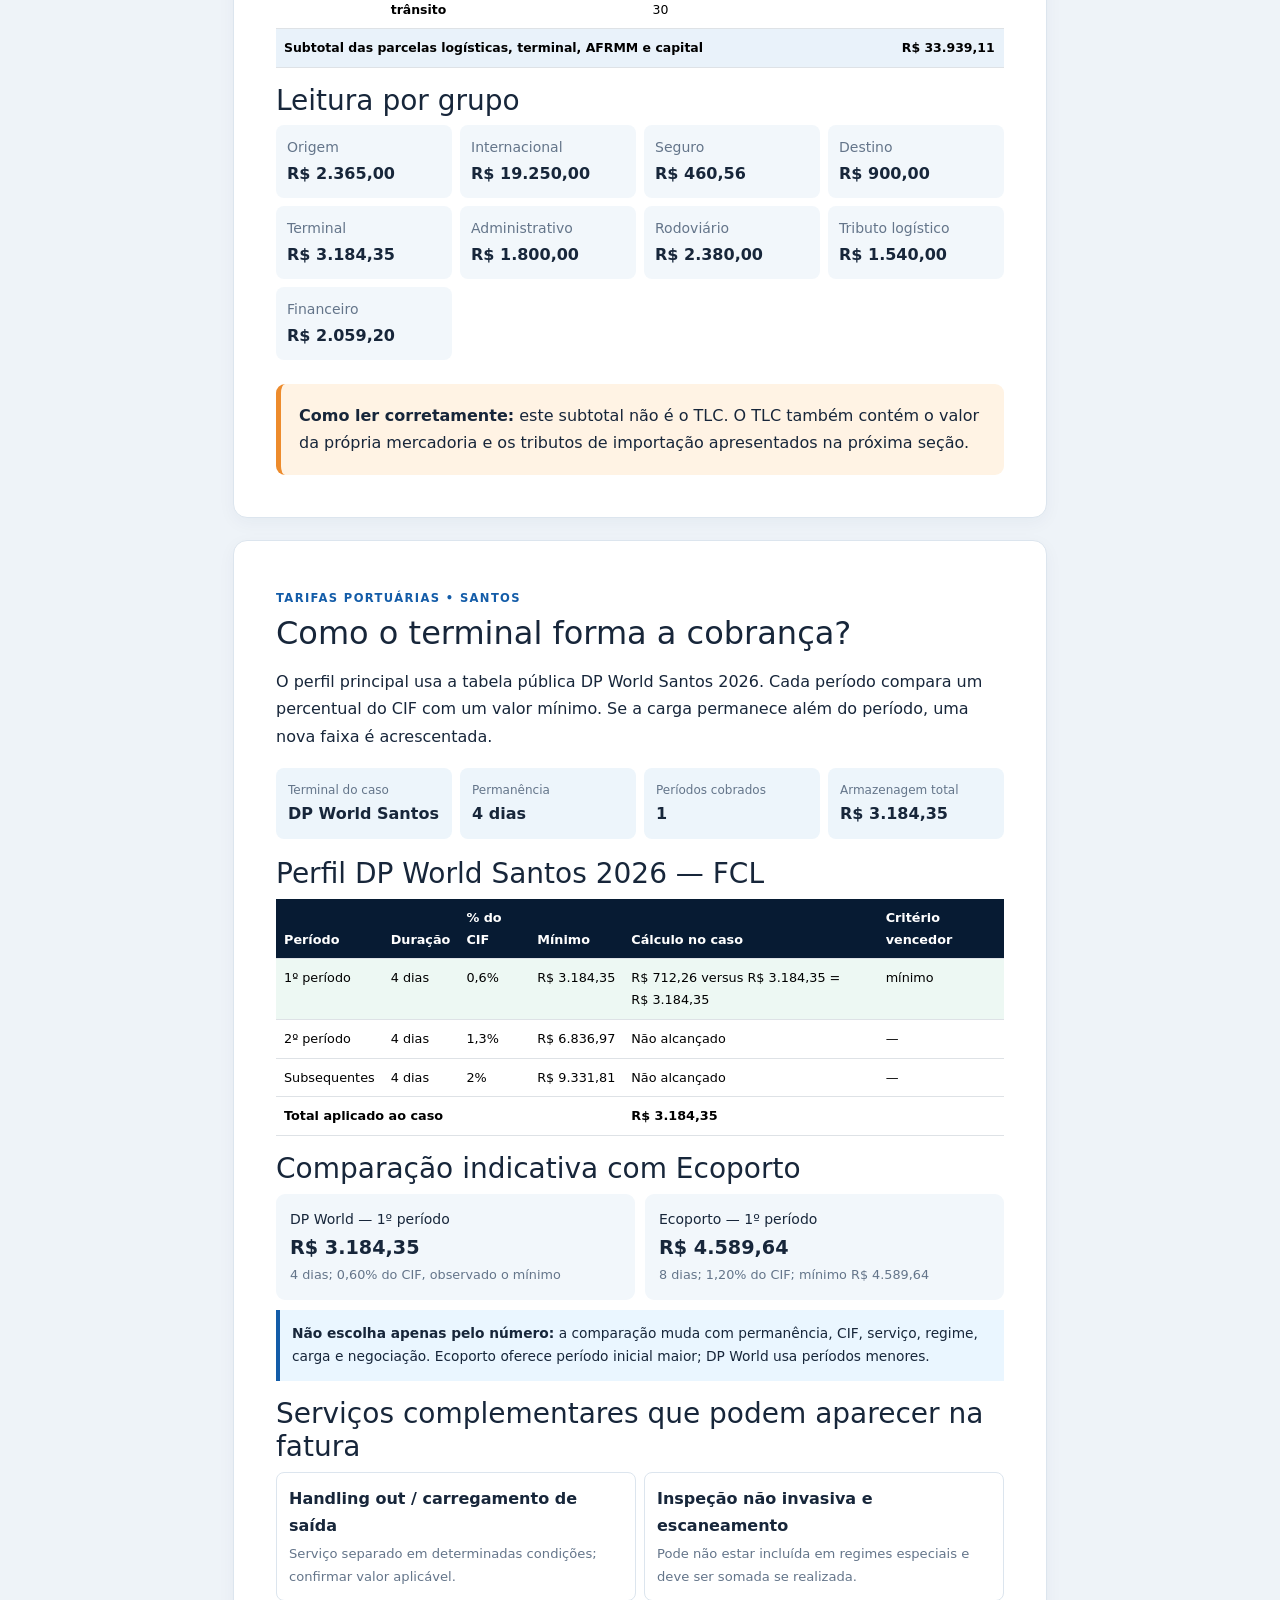
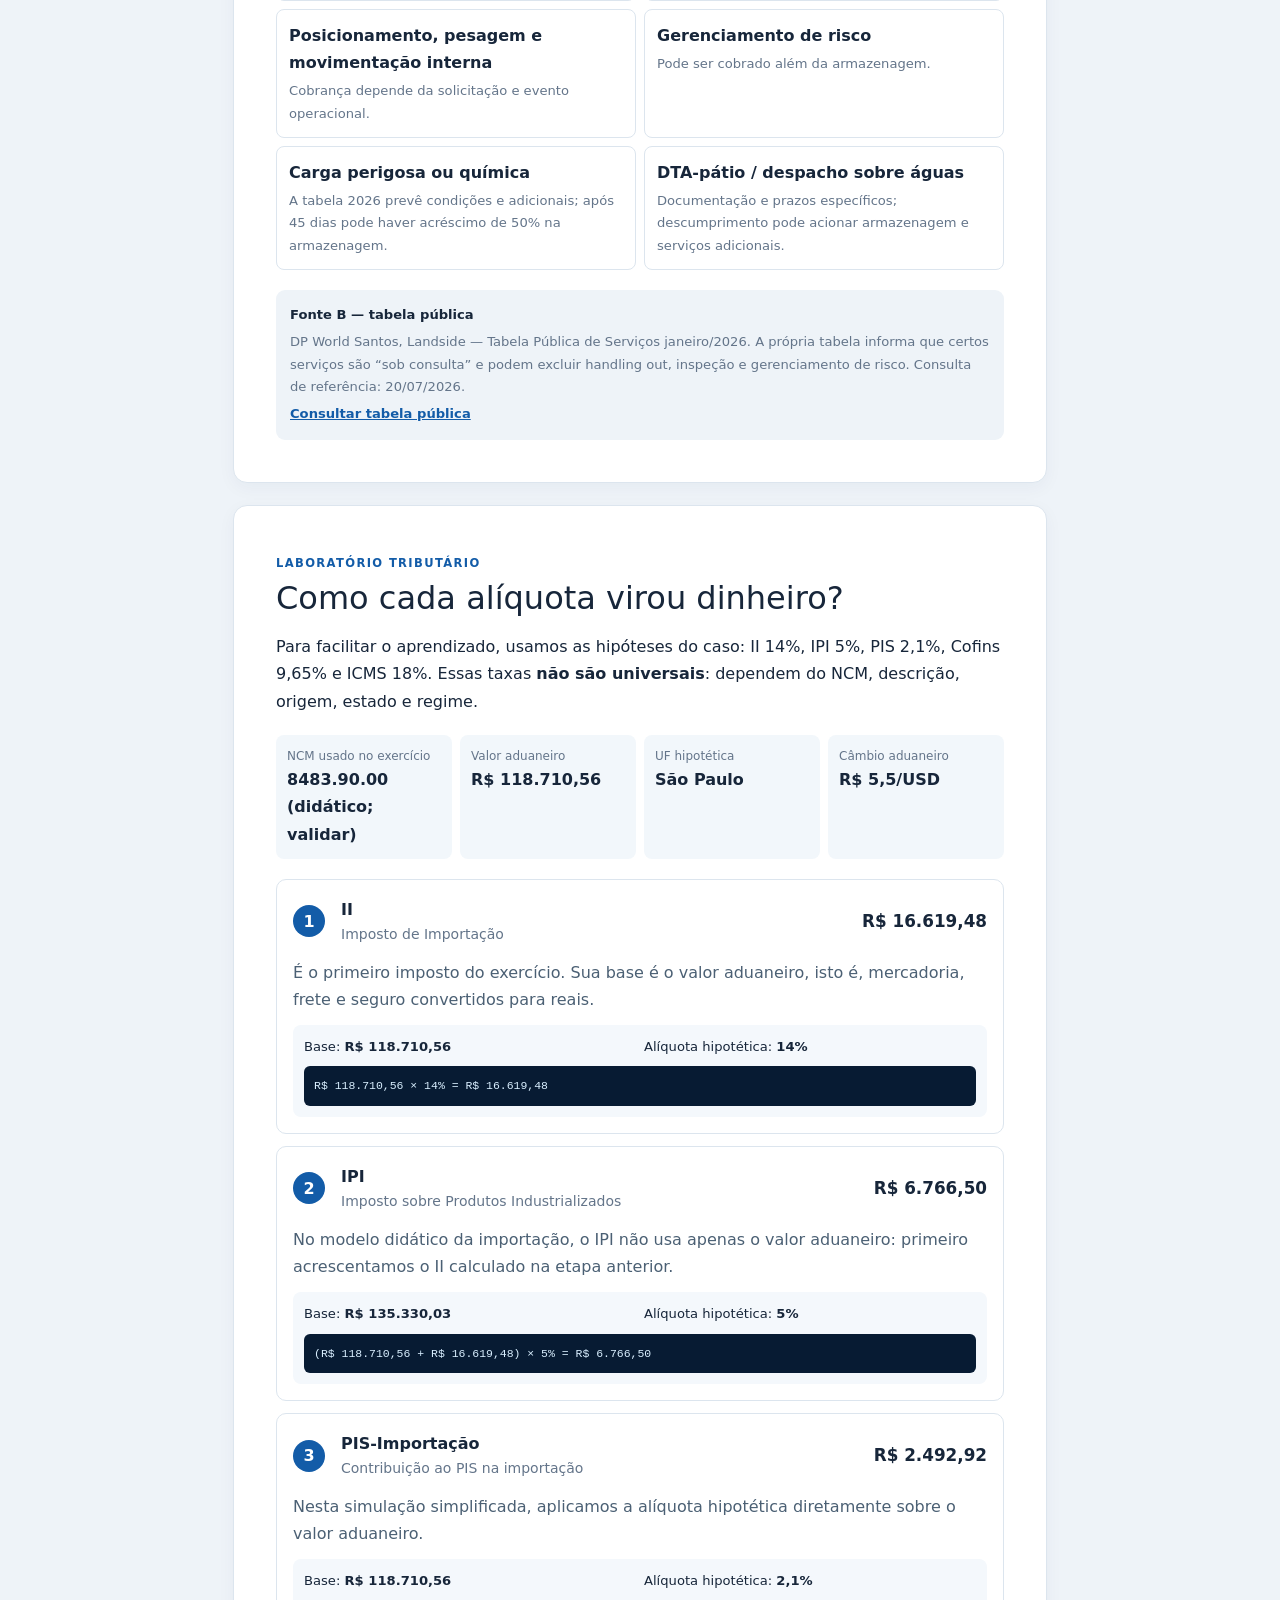
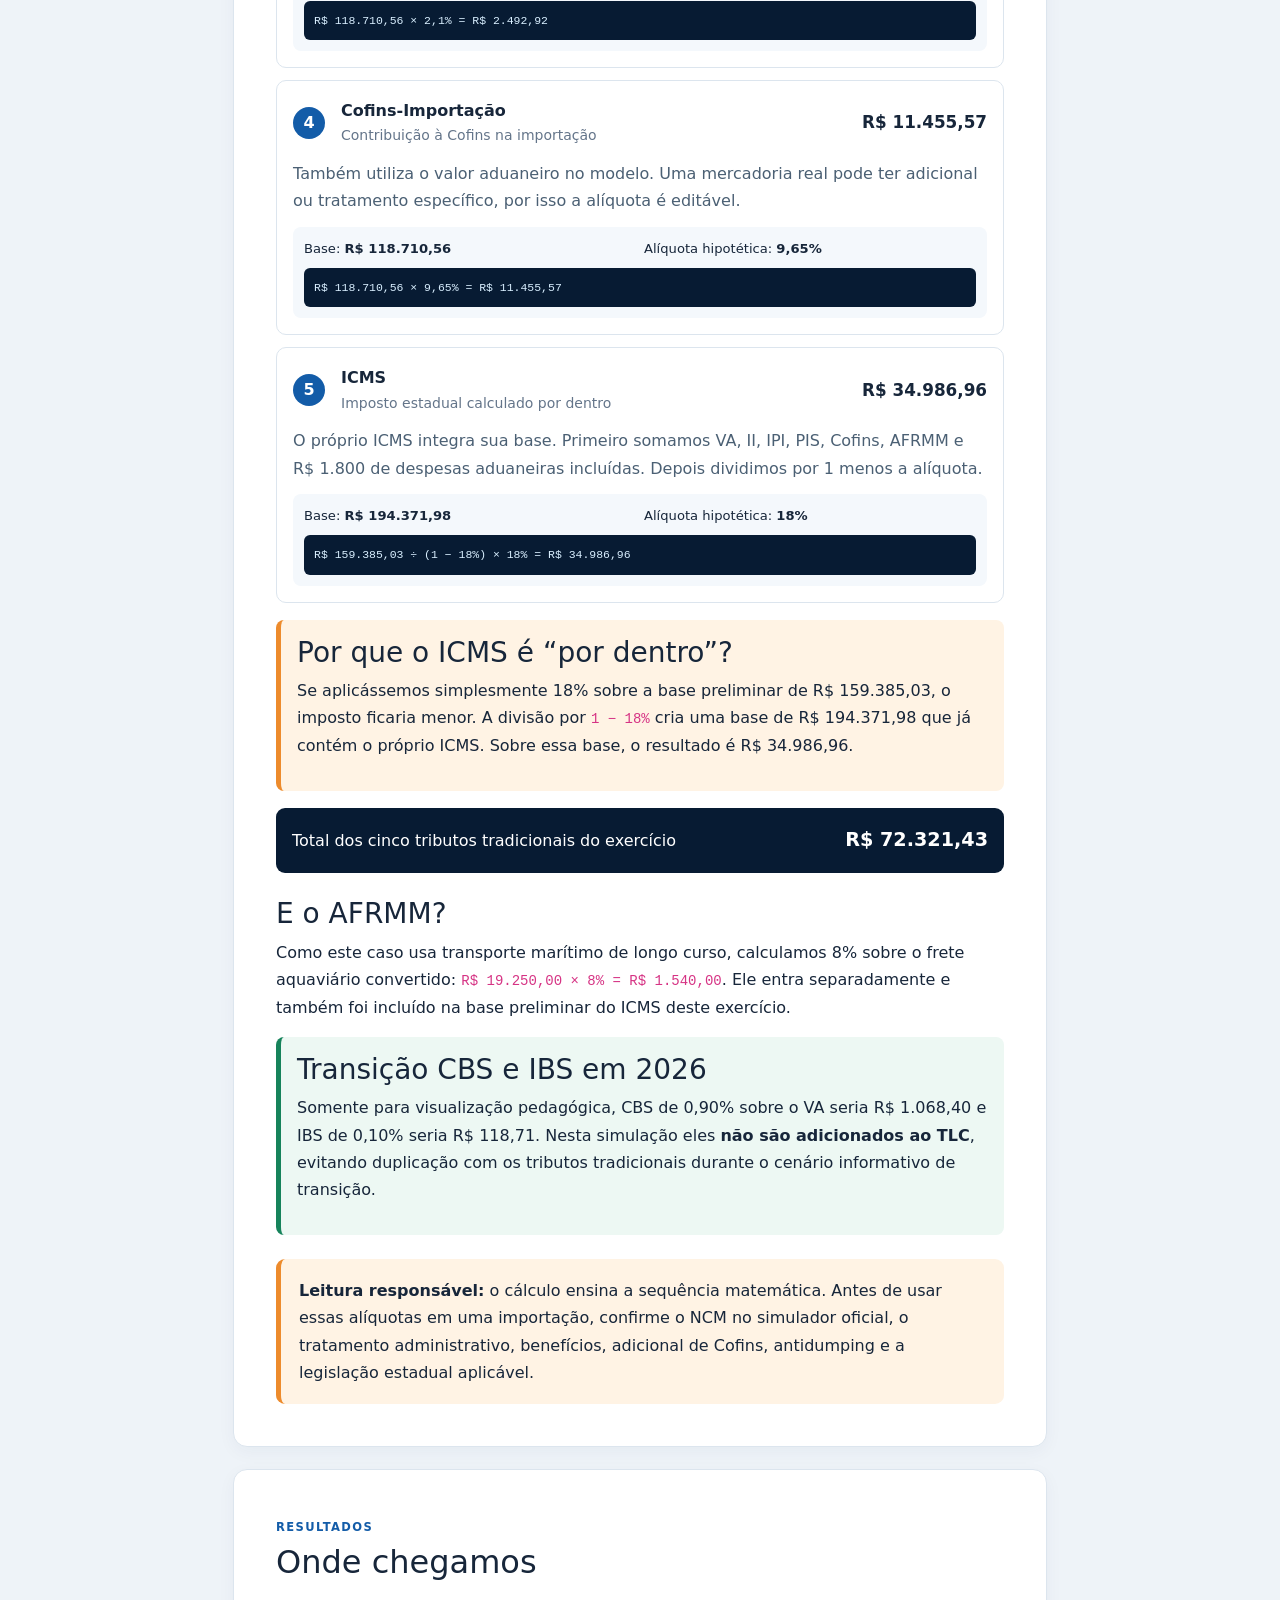
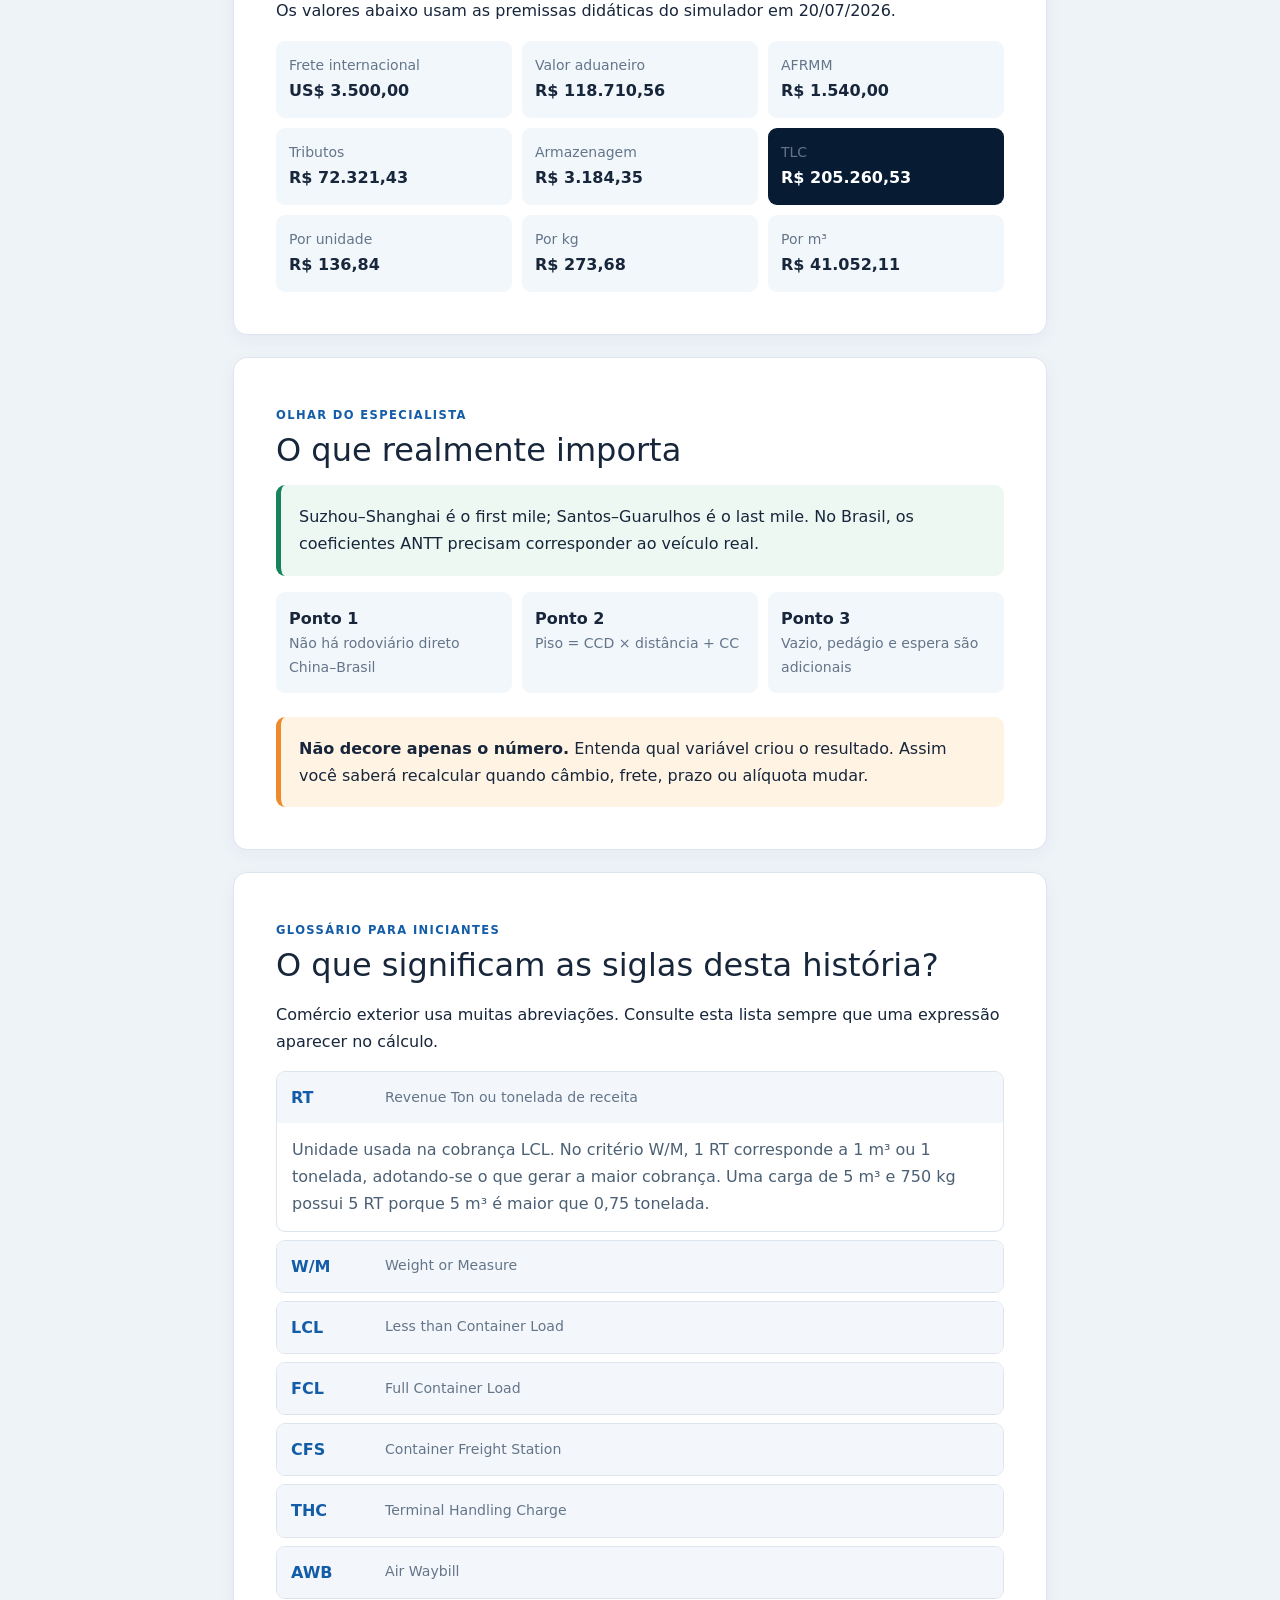
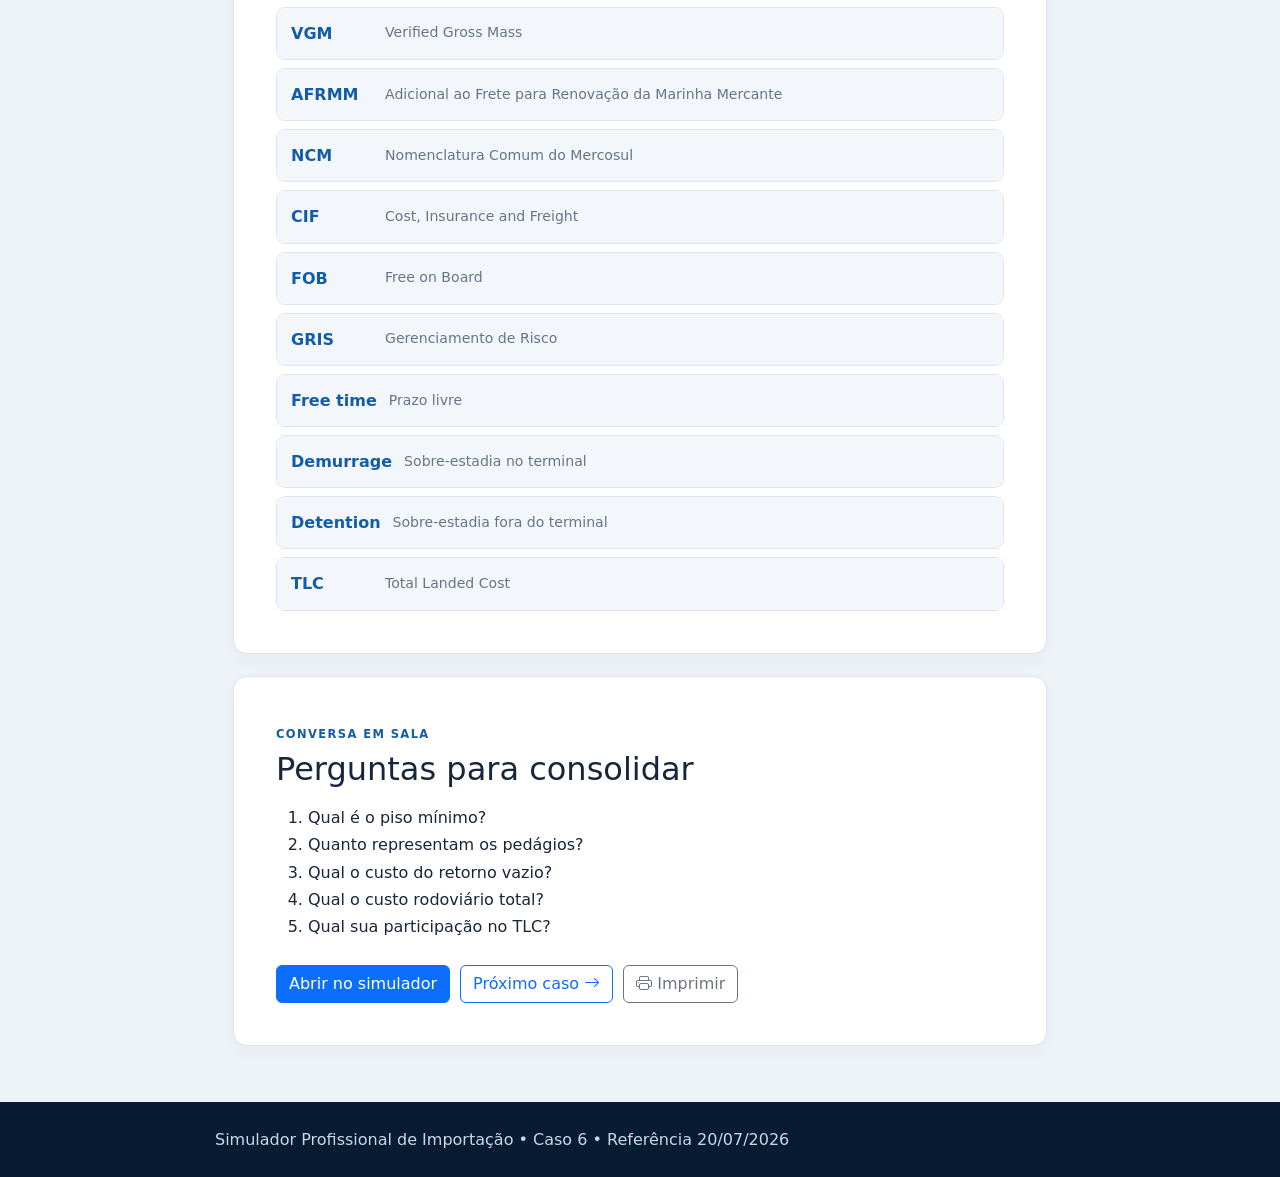
<file: caso-06-rodoviario.html>
<!doctype html>
<html lang="pt-BR">
  <head>
    <meta charset="utf-8" />
    <meta name="viewport" content="width=device-width,initial-scale=1" />
    <title>Caso 6</title>
    <link href="bootstrap/css/bootstrap.min.css" rel="stylesheet" />
    <link href="bootstrap/icons/bootstrap-icons.min.css" rel="stylesheet" />
    <link href="./caso.css" rel="stylesheet" />
  </head>
  <body data-case="6">
    <header class="case-head">
      <div class="wrap">
        <a class="back" href="index.html"
          ><i class="bi bi-arrow-left"></i> Voltar ao índice dos casos</a
        >
        <p class="eyebrow">HISTÓRIA GUIADA • CASO <span id="caseNo">6</span></p>
        <h1 id="title">Carregando caso…</h1>
        <p class="lead" id="subtitle"></p>
        <div class="route" id="route"></div>
      </div>
    </header>
    <div class="disclaimer">
      <div class="wrap">
        <b>Estimativa educacional:</b> tarifas, NCMs e alíquotas devem ser
        validados em uma operação real.
      </div>
    </div>
    <main class="story wrap">
      <section class="chapter">
        <span class="chapter-tag">O COMEÇO DA HISTÓRIA</span>
        <h2>Conheça o desafio</h2>
        <div id="opening" class="opening"></div>
        <div id="facts" class="facts"></div>
      </section>
      <section class="chapter">
        <span class="chapter-tag">PASSO A PASSO</span>
        <h2>Vamos abrir a conta juntos</h2>
        <p>
          Nenhum número aparecerá por mágica. Acompanhe a ordem: cada resultado
          prepara o cálculo seguinte.
        </p>
        <ol id="steps" class="steps"></ol>
      </section>
      <section class="chapter">
        <span class="chapter-tag">RESULTADOS</span>
        <h2>Onde chegamos</h2>
        <p>
          Os valores abaixo usam as premissas didáticas do simulador em
          20/07/2026.
        </p>
        <div id="results" class="results"></div>
      </section>
      <section class="chapter">
        <span class="chapter-tag">OLHAR DO ESPECIALISTA</span>
        <h2>O que realmente importa</h2>
        <p id="decision" class="specialist"></p>
        <div id="lessons" class="lessons"></div>
        <div class="highlight mt-4">
          <b>Não decore apenas o número.</b> Entenda qual variável criou o
          resultado. Assim você saberá recalcular quando câmbio, frete, prazo ou
          alíquota mudar.
        </div>
      </section>
      <section class="chapter">
        <span class="chapter-tag">CONVERSA EM SALA</span>
        <h2>Perguntas para consolidar</h2>
        <ol id="questions" class="questions"></ol>
        <div class="actions">
          <a class="btn btn-primary" href="../index.html#casos"
            >Abrir no simulador</a
          ><a class="btn btn-outline-primary" href="caso-07-atraso.html"
            >Próximo caso <i class="bi bi-arrow-right"></i></a
          ><button class="btn btn-outline-secondary" onclick="print()">
            <i class="bi bi-printer"></i> Imprimir
          </button>
        </div>
      </section>
    </main>
    <footer class="case-foot">
      <div class="wrap">
        Simulador Profissional de Importação • Caso 6 • Referência 20/07/2026
      </div>
    </footer>
    <script src="bootstrap/js/bootstrap.bundle.min.js"></script>
    <script src="js/dados-2026.js"></script>
    <script src="js/calculos.js"></script>
    <script src="js/caso-pagina.js"></script>
  </body>
</html>
</file>
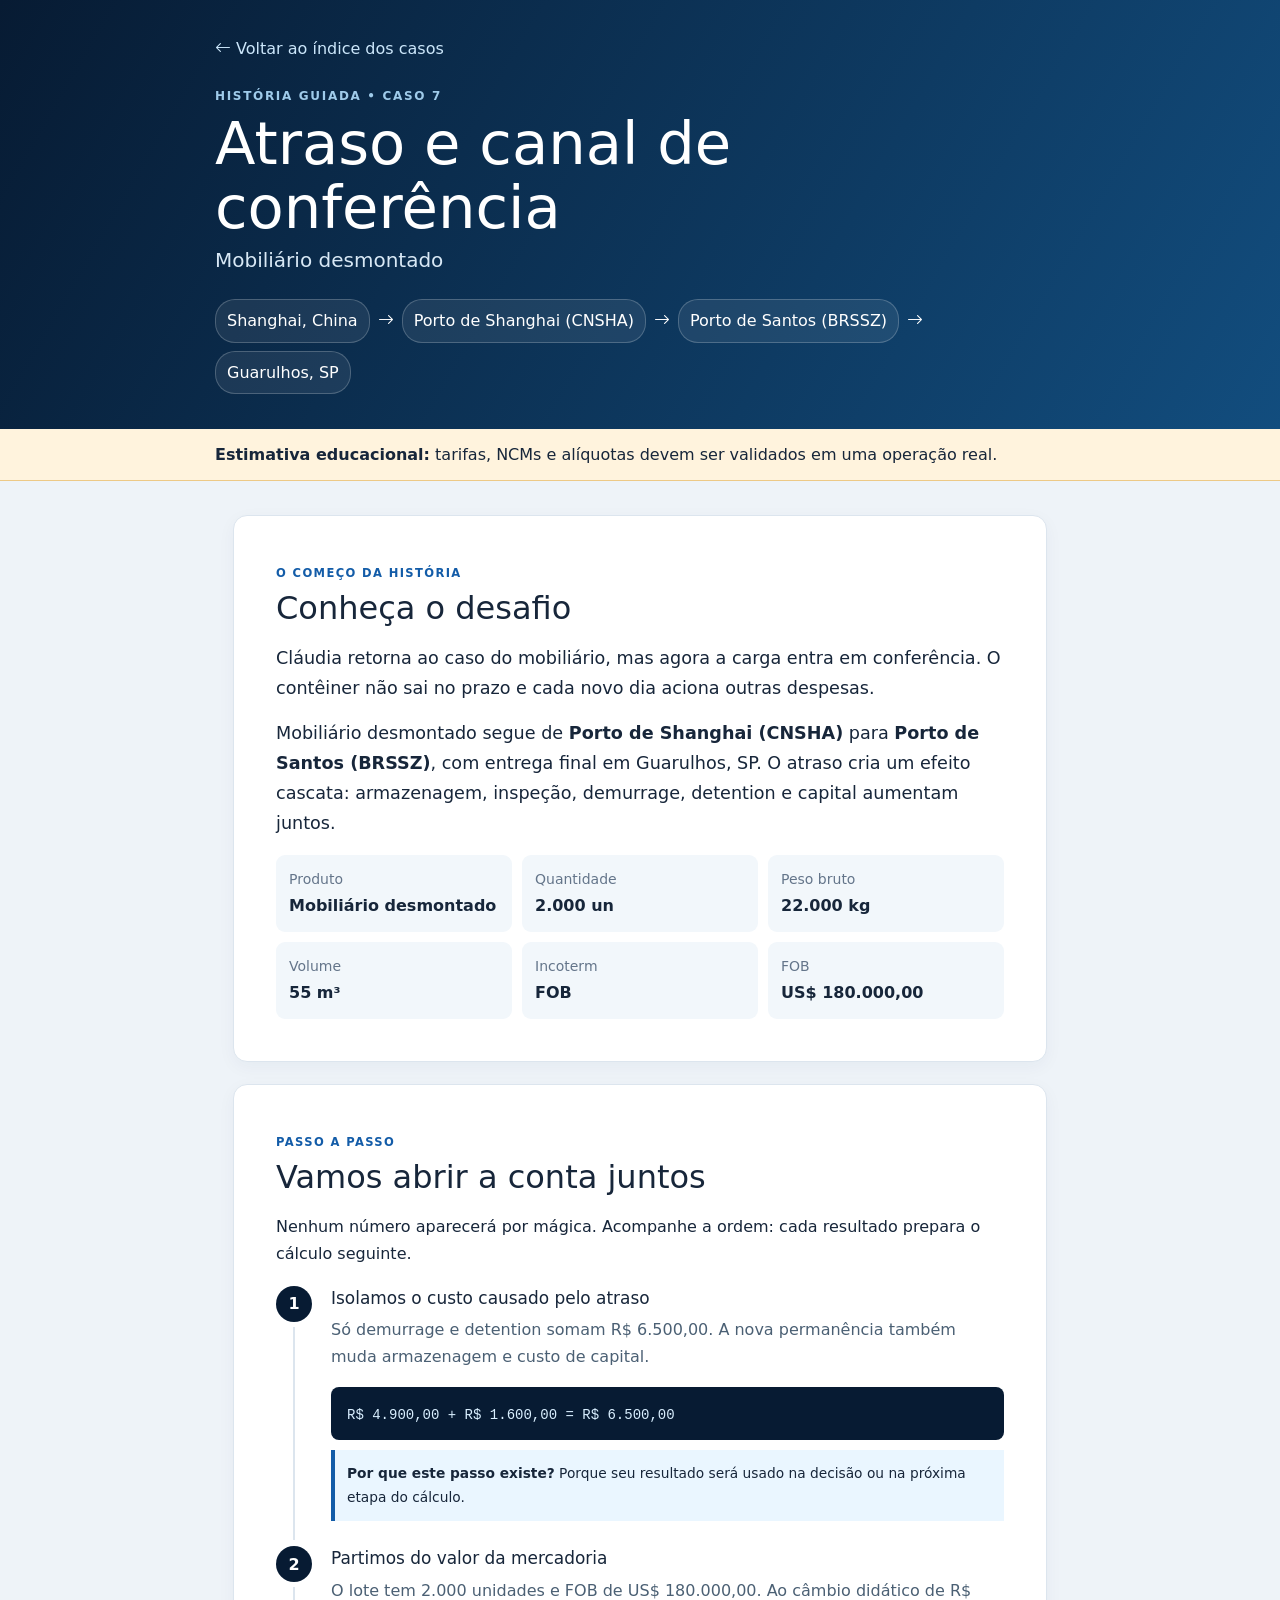
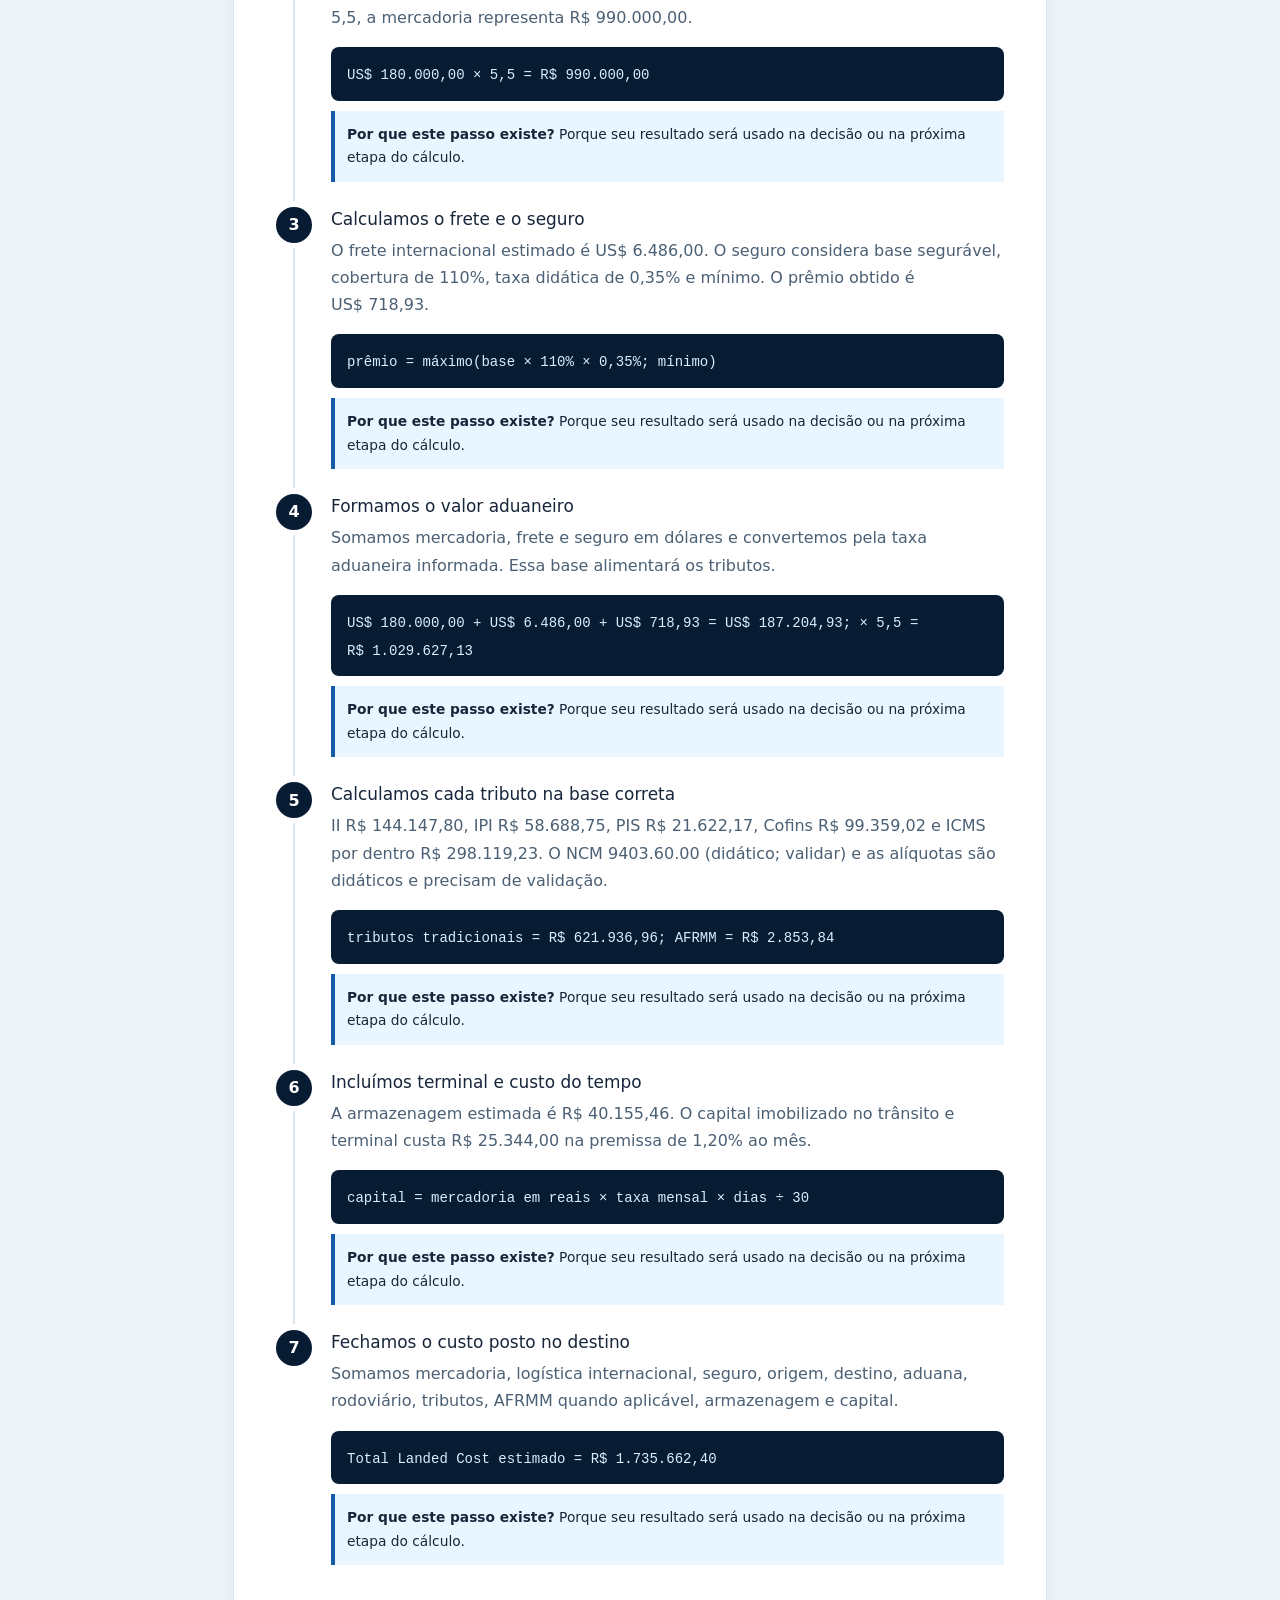
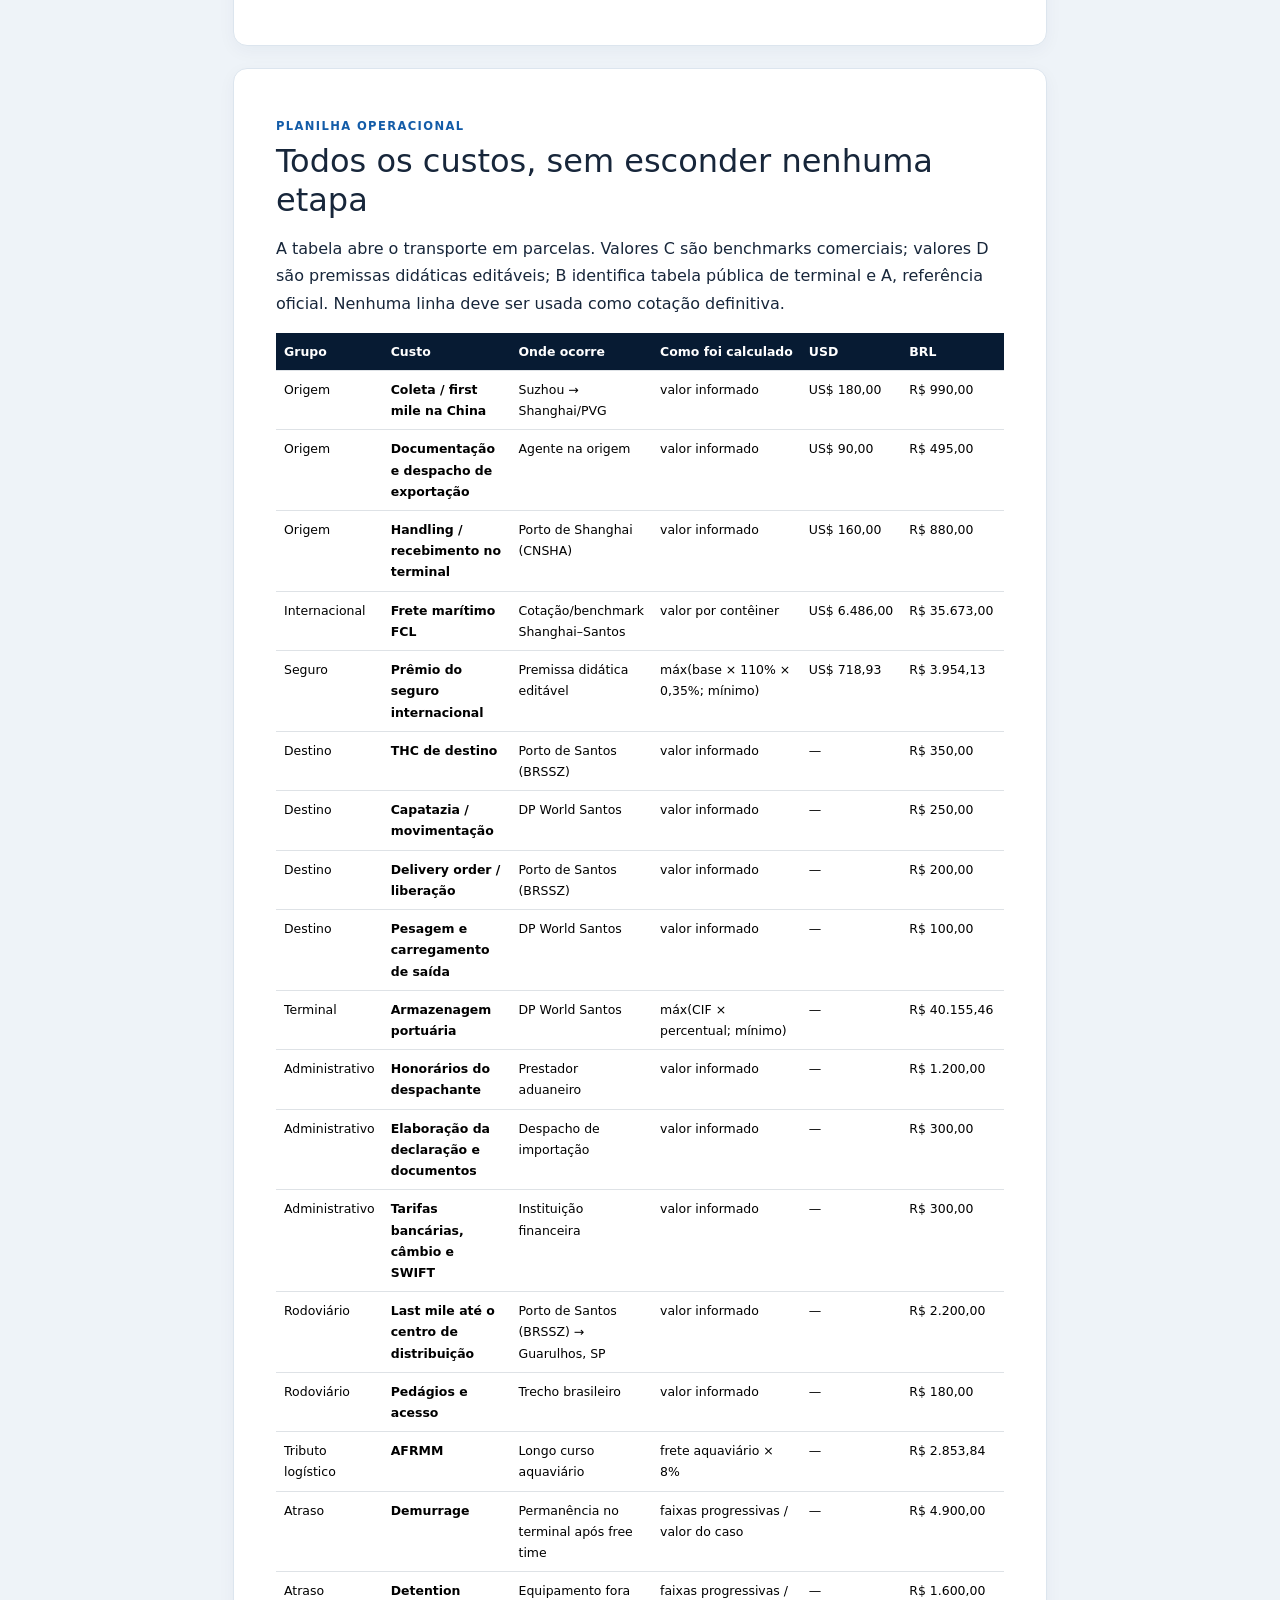
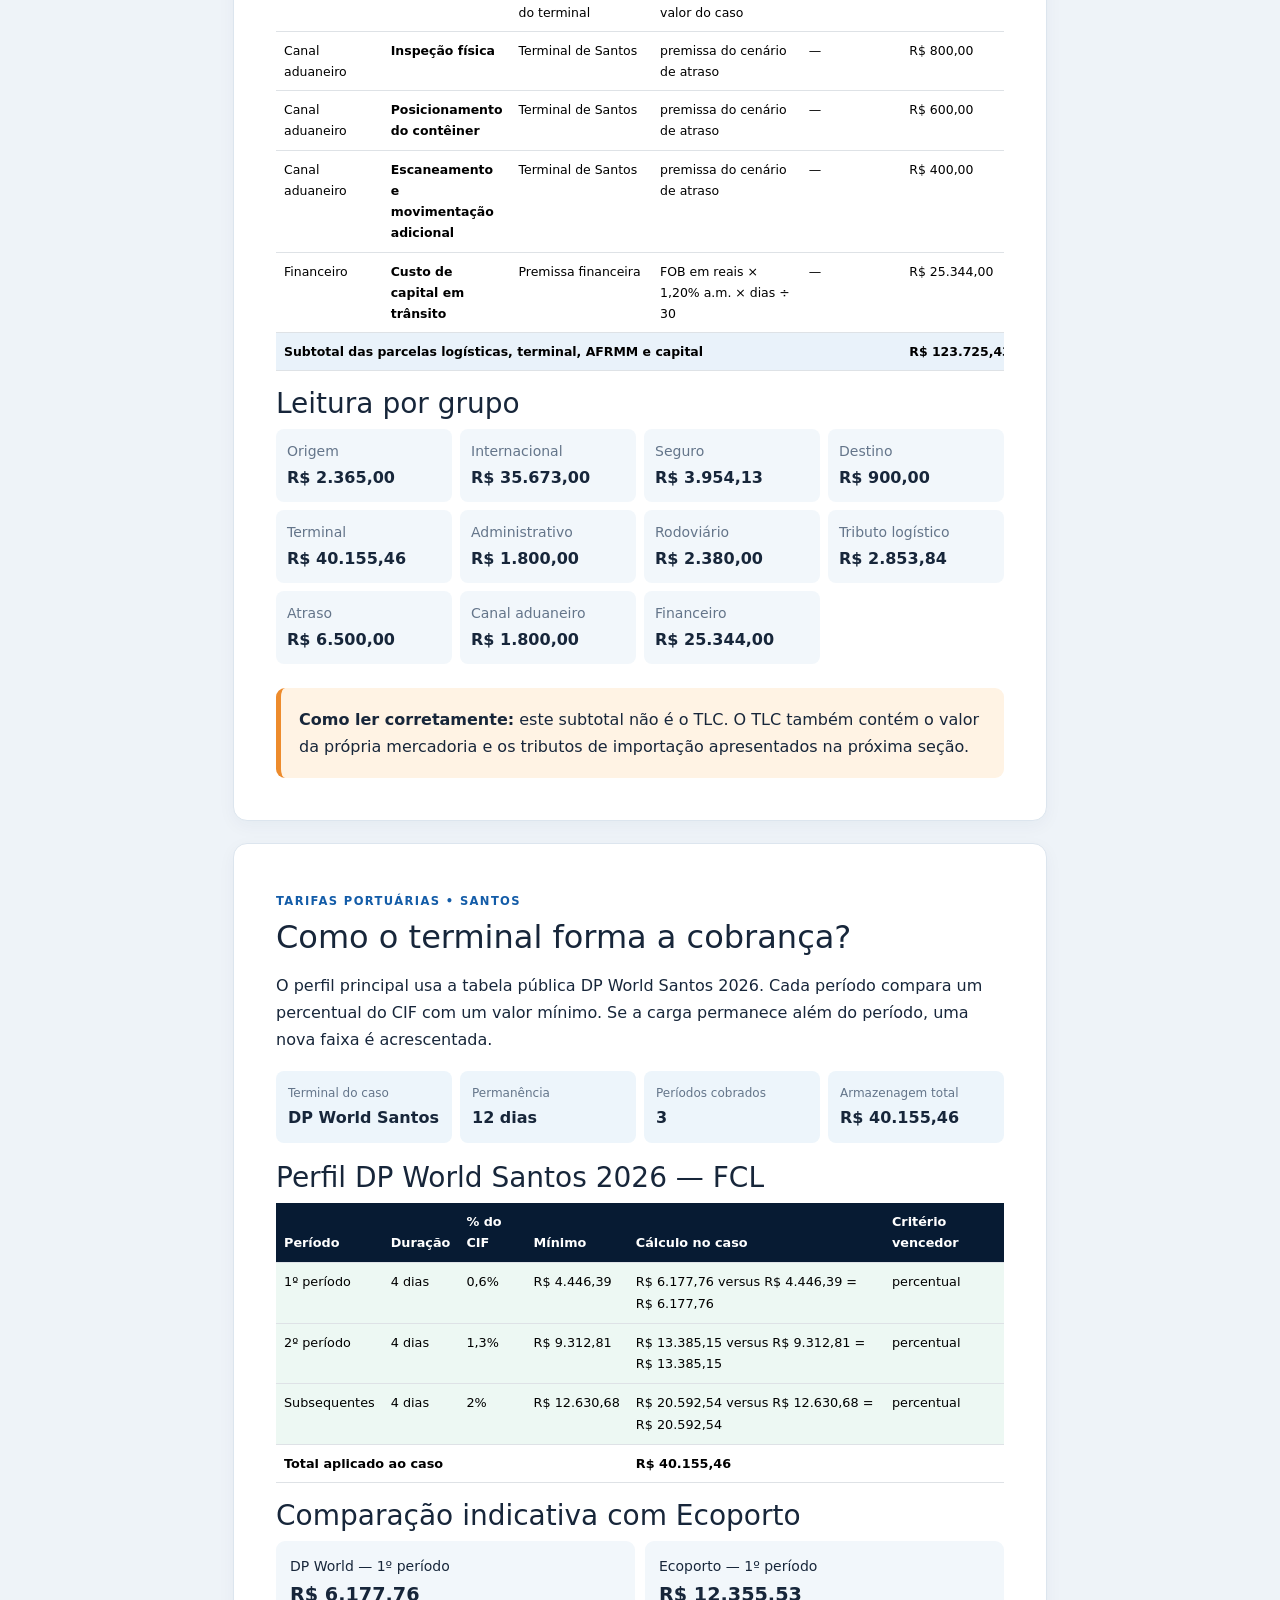
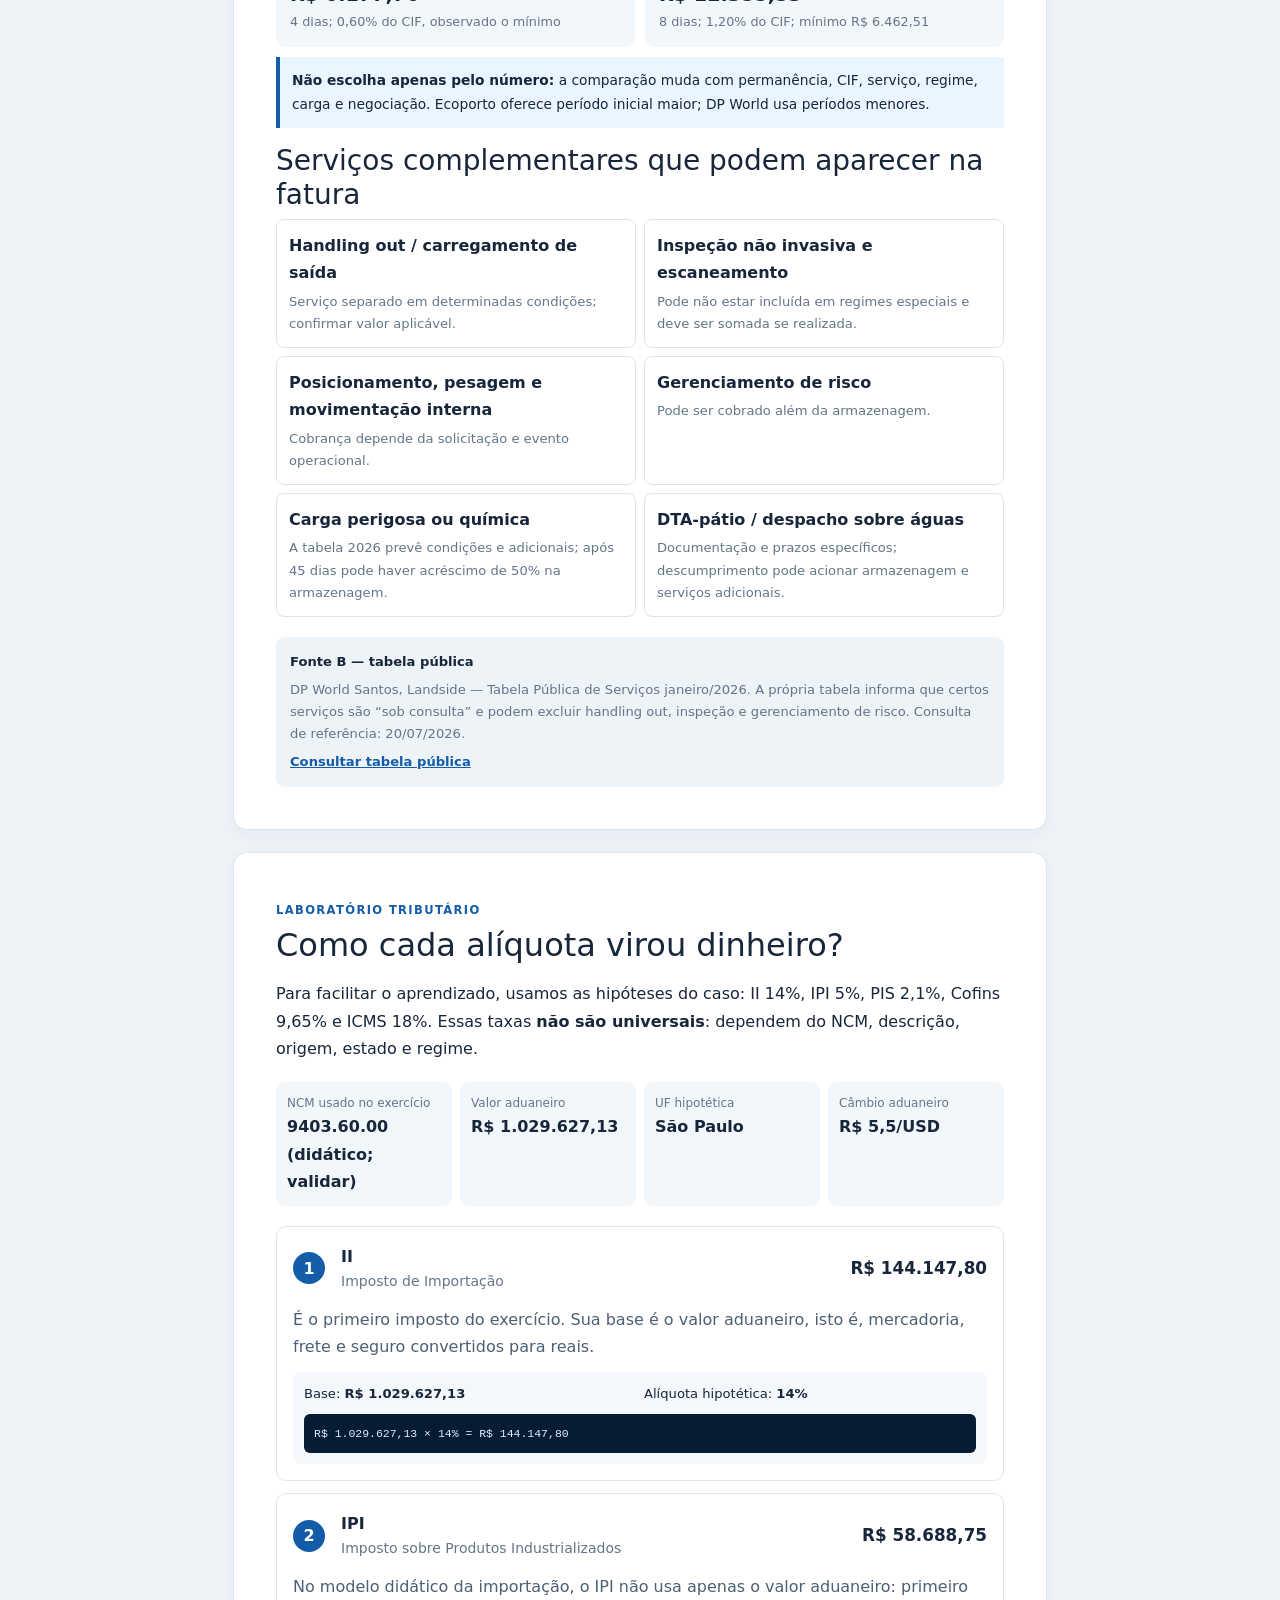
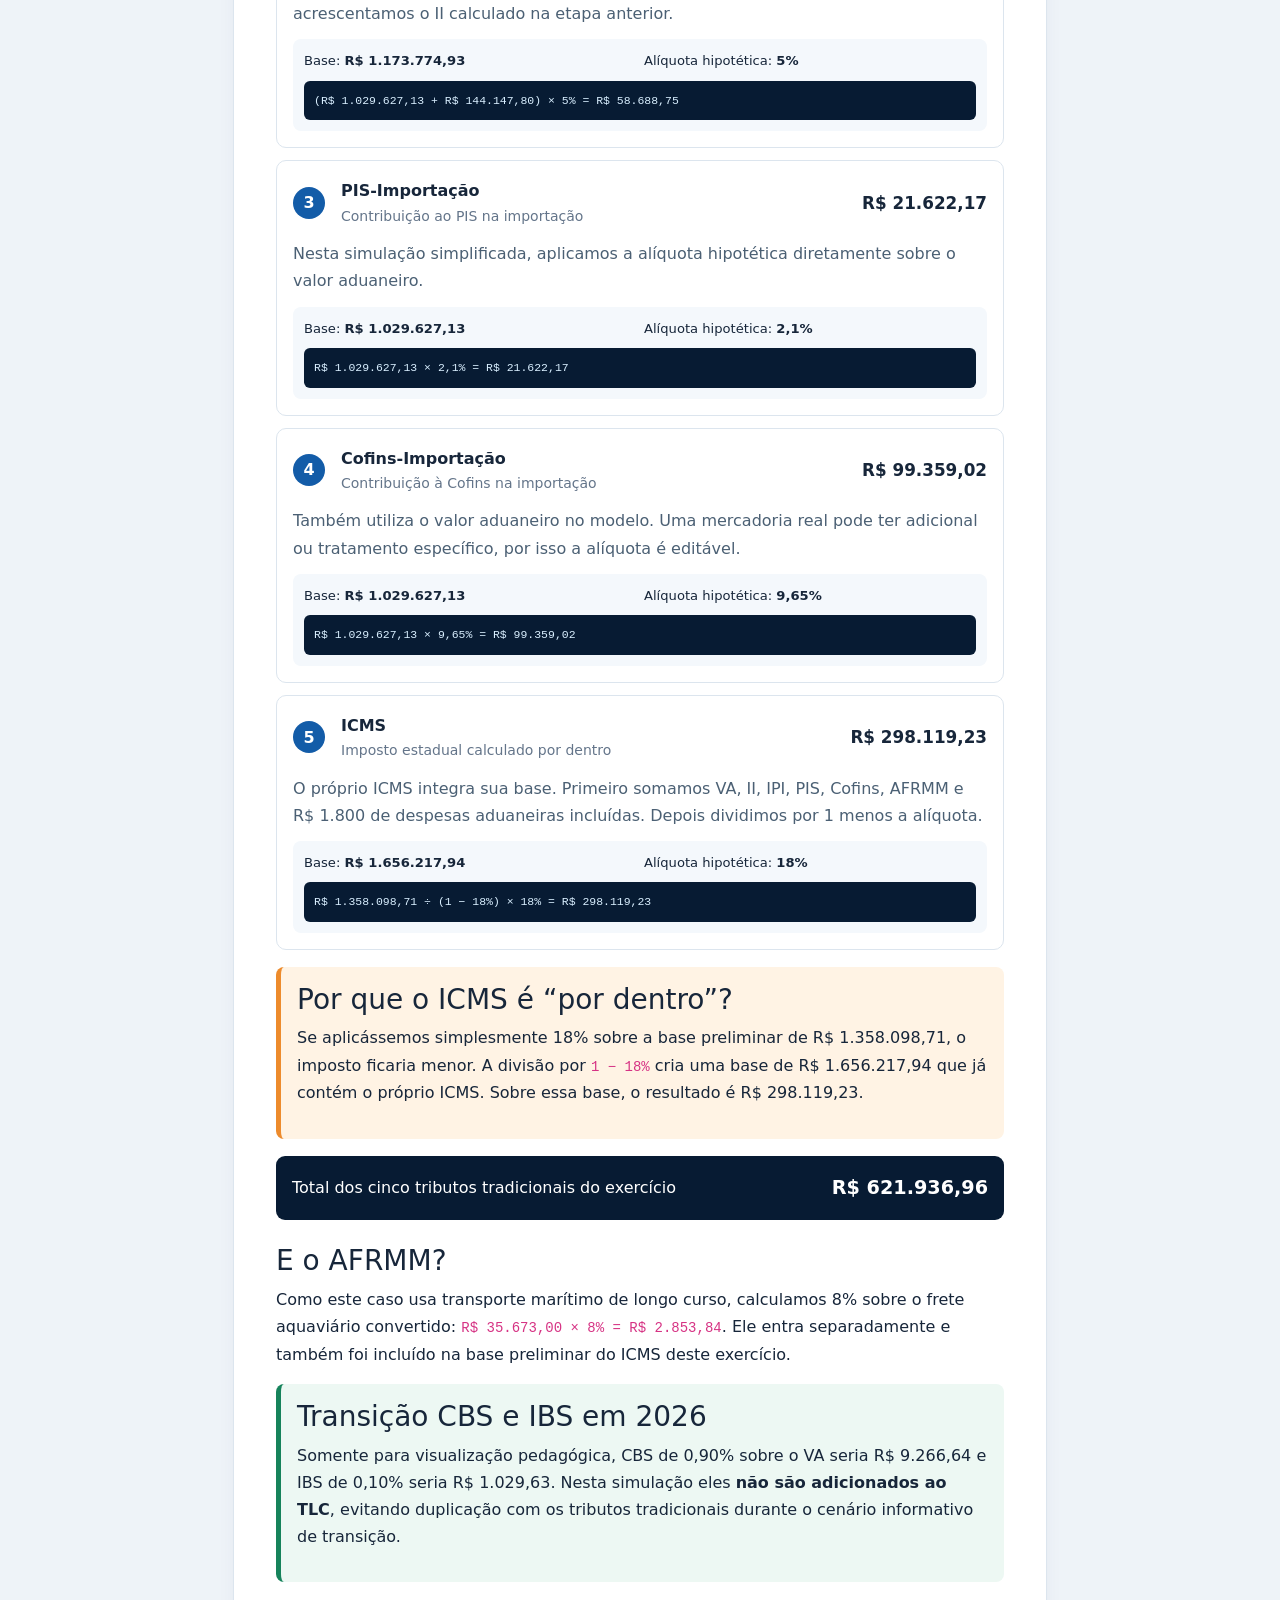
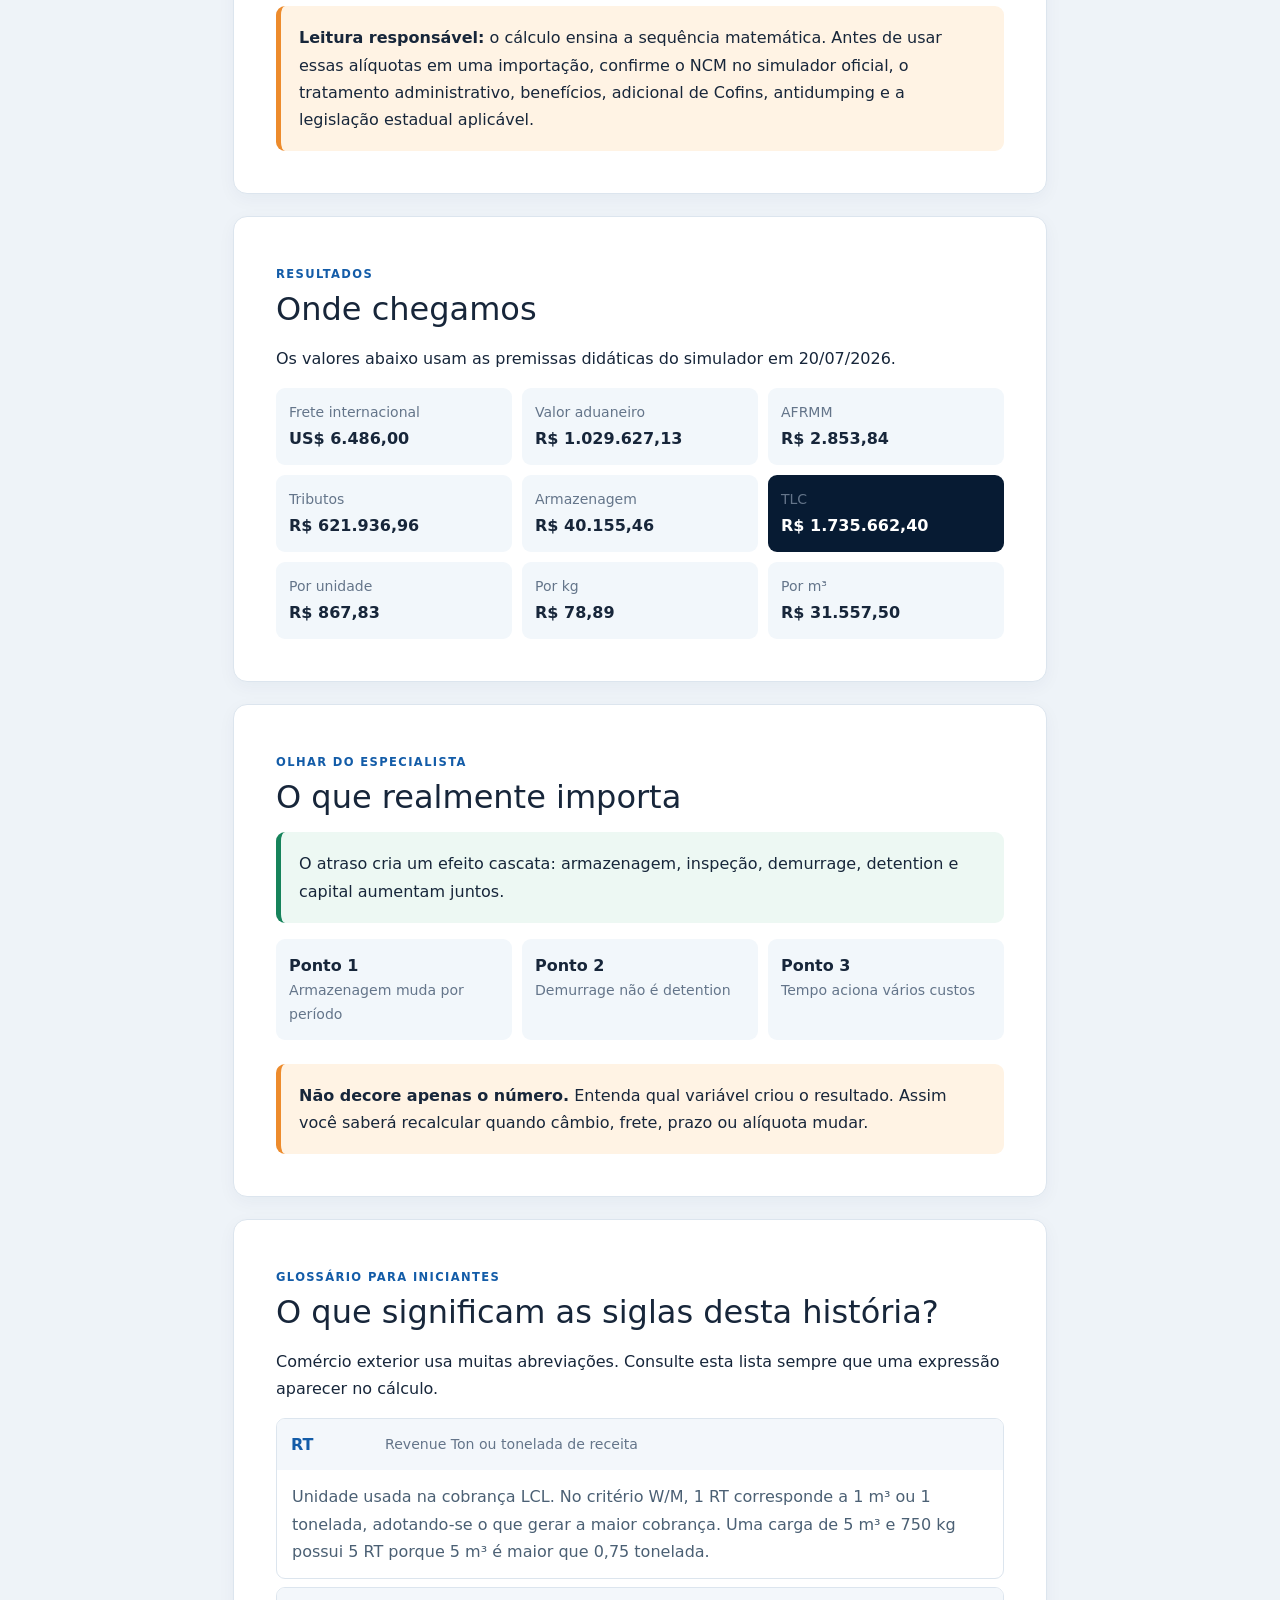
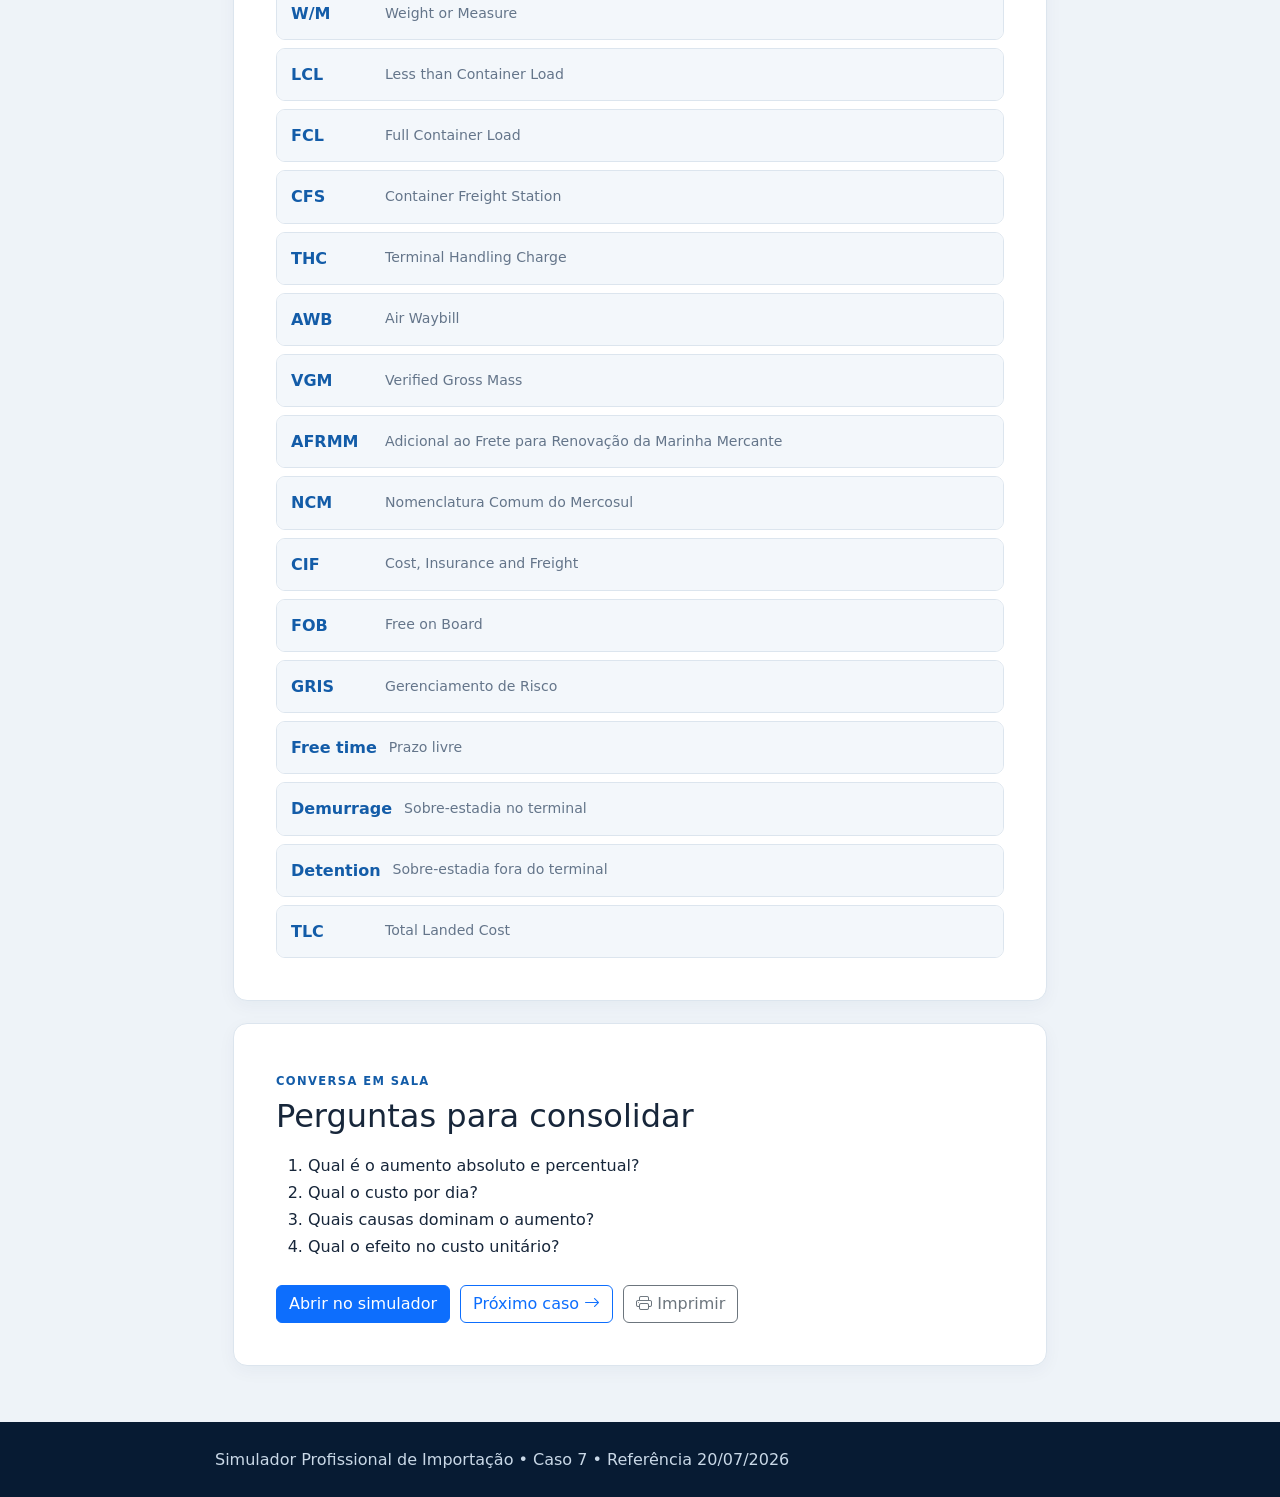
<file: caso-07-atraso.html>
<!doctype html>
<html lang="pt-BR">
  <head>
    <meta charset="utf-8" />
    <meta name="viewport" content="width=device-width,initial-scale=1" />
    <title>Caso 7</title>
    <link href="bootstrap/css/bootstrap.min.css" rel="stylesheet" />
    <link href="bootstrap/icons/bootstrap-icons.min.css" rel="stylesheet" />
    <link href="./caso.css" rel="stylesheet" />
  </head>
  <body data-case="7">
    <header class="case-head">
      <div class="wrap">
        <a class="back" href="index.html"
          ><i class="bi bi-arrow-left"></i> Voltar ao índice dos casos</a
        >
        <p class="eyebrow">HISTÓRIA GUIADA • CASO <span id="caseNo">7</span></p>
        <h1 id="title">Carregando caso…</h1>
        <p class="lead" id="subtitle"></p>
        <div class="route" id="route"></div>
      </div>
    </header>
    <div class="disclaimer">
      <div class="wrap">
        <b>Estimativa educacional:</b> tarifas, NCMs e alíquotas devem ser
        validados em uma operação real.
      </div>
    </div>
    <main class="story wrap">
      <section class="chapter">
        <span class="chapter-tag">O COMEÇO DA HISTÓRIA</span>
        <h2>Conheça o desafio</h2>
        <div id="opening" class="opening"></div>
        <div id="facts" class="facts"></div>
      </section>
      <section class="chapter">
        <span class="chapter-tag">PASSO A PASSO</span>
        <h2>Vamos abrir a conta juntos</h2>
        <p>
          Nenhum número aparecerá por mágica. Acompanhe a ordem: cada resultado
          prepara o cálculo seguinte.
        </p>
        <ol id="steps" class="steps"></ol>
      </section>
      <section class="chapter">
        <span class="chapter-tag">RESULTADOS</span>
        <h2>Onde chegamos</h2>
        <p>
          Os valores abaixo usam as premissas didáticas do simulador em
          20/07/2026.
        </p>
        <div id="results" class="results"></div>
      </section>
      <section class="chapter">
        <span class="chapter-tag">OLHAR DO ESPECIALISTA</span>
        <h2>O que realmente importa</h2>
        <p id="decision" class="specialist"></p>
        <div id="lessons" class="lessons"></div>
        <div class="highlight mt-4">
          <b>Não decore apenas o número.</b> Entenda qual variável criou o
          resultado. Assim você saberá recalcular quando câmbio, frete, prazo ou
          alíquota mudar.
        </div>
      </section>
      <section class="chapter">
        <span class="chapter-tag">CONVERSA EM SALA</span>
        <h2>Perguntas para consolidar</h2>
        <ol id="questions" class="questions"></ol>
        <div class="actions">
          <a class="btn btn-primary" href="../index.html#casos"
            >Abrir no simulador</a
          ><a class="btn btn-outline-primary" href="caso-08-incoterms.html"
            >Próximo caso <i class="bi bi-arrow-right"></i></a
          ><button class="btn btn-outline-secondary" onclick="print()">
            <i class="bi bi-printer"></i> Imprimir
          </button>
        </div>
      </section>
    </main>
    <footer class="case-foot">
      <div class="wrap">
        Simulador Profissional de Importação • Caso 7 • Referência 20/07/2026
      </div>
    </footer>
    <script src="bootstrap/js/bootstrap.bundle.min.js"></script>
    <script src="js/dados-2026.js"></script>
    <script src="js/calculos.js"></script>
    <script src="js/caso-pagina.js"></script>
  </body>
</html>
</file>
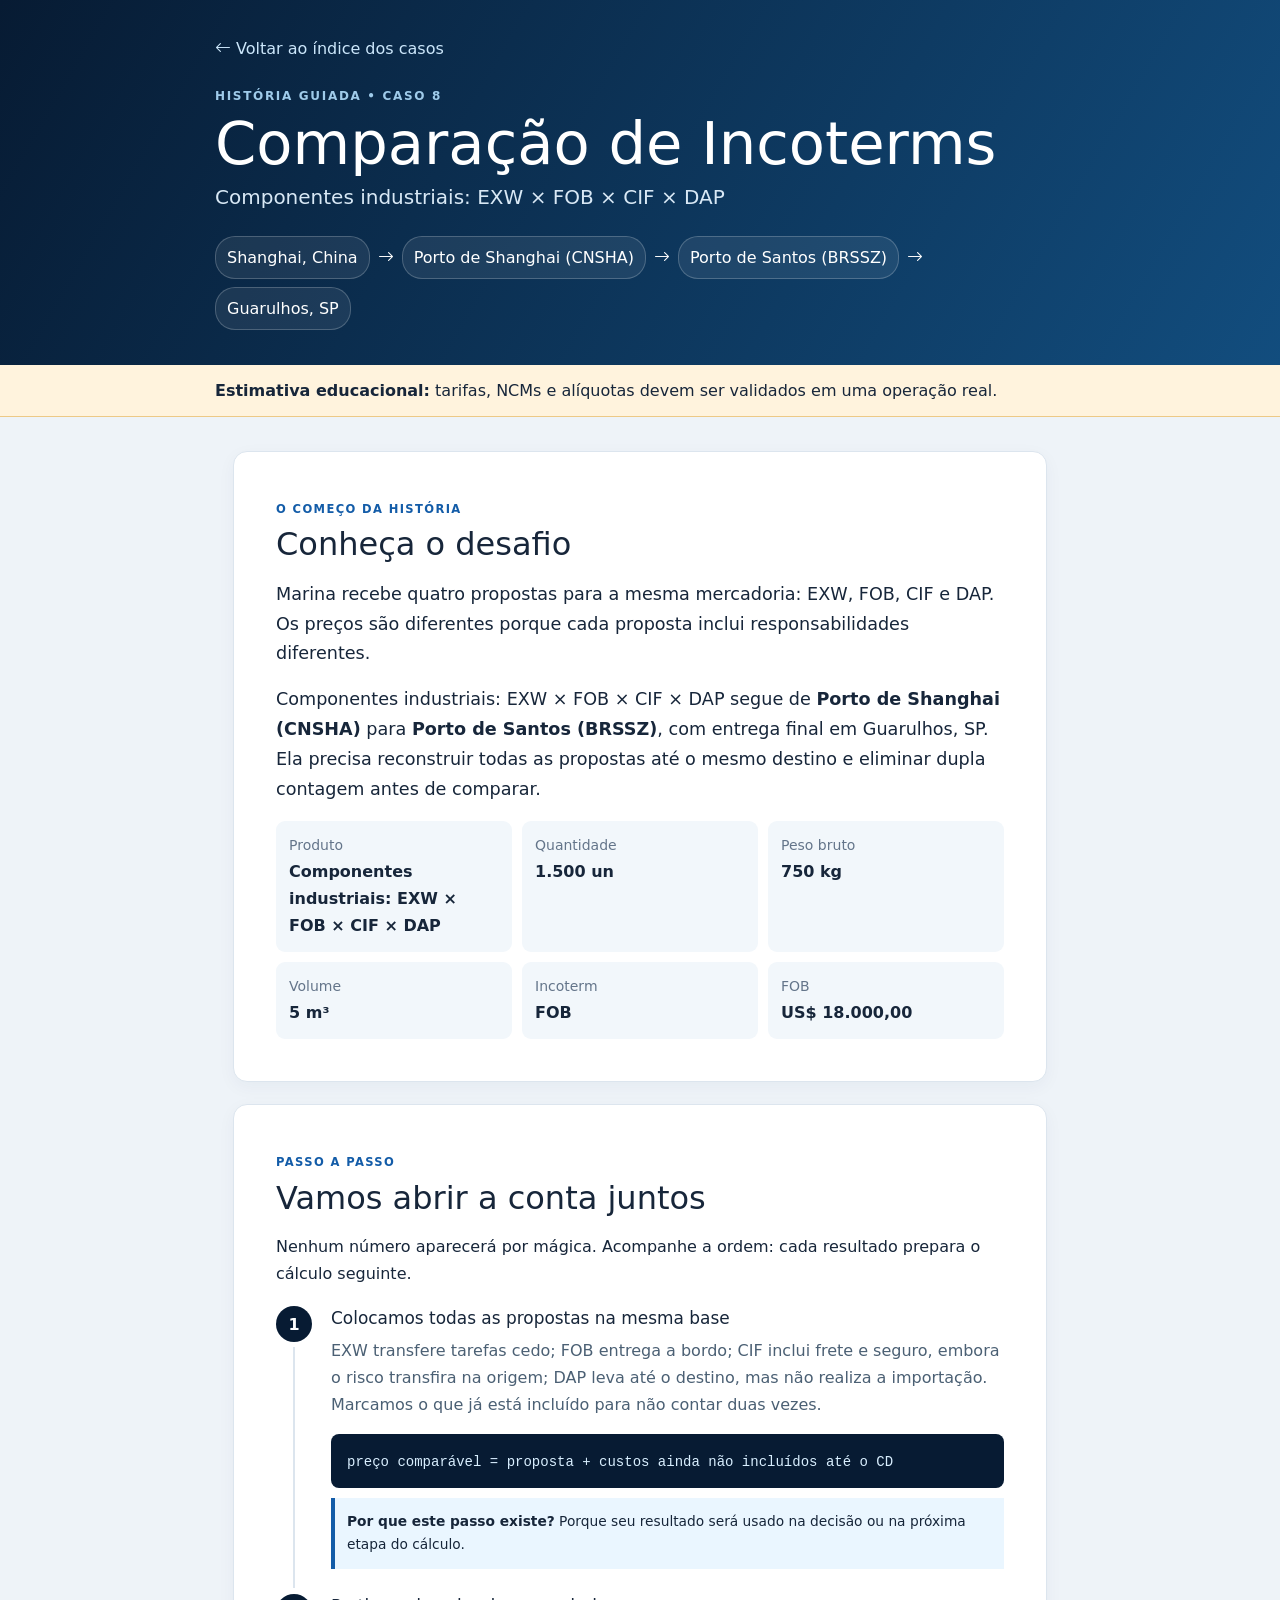
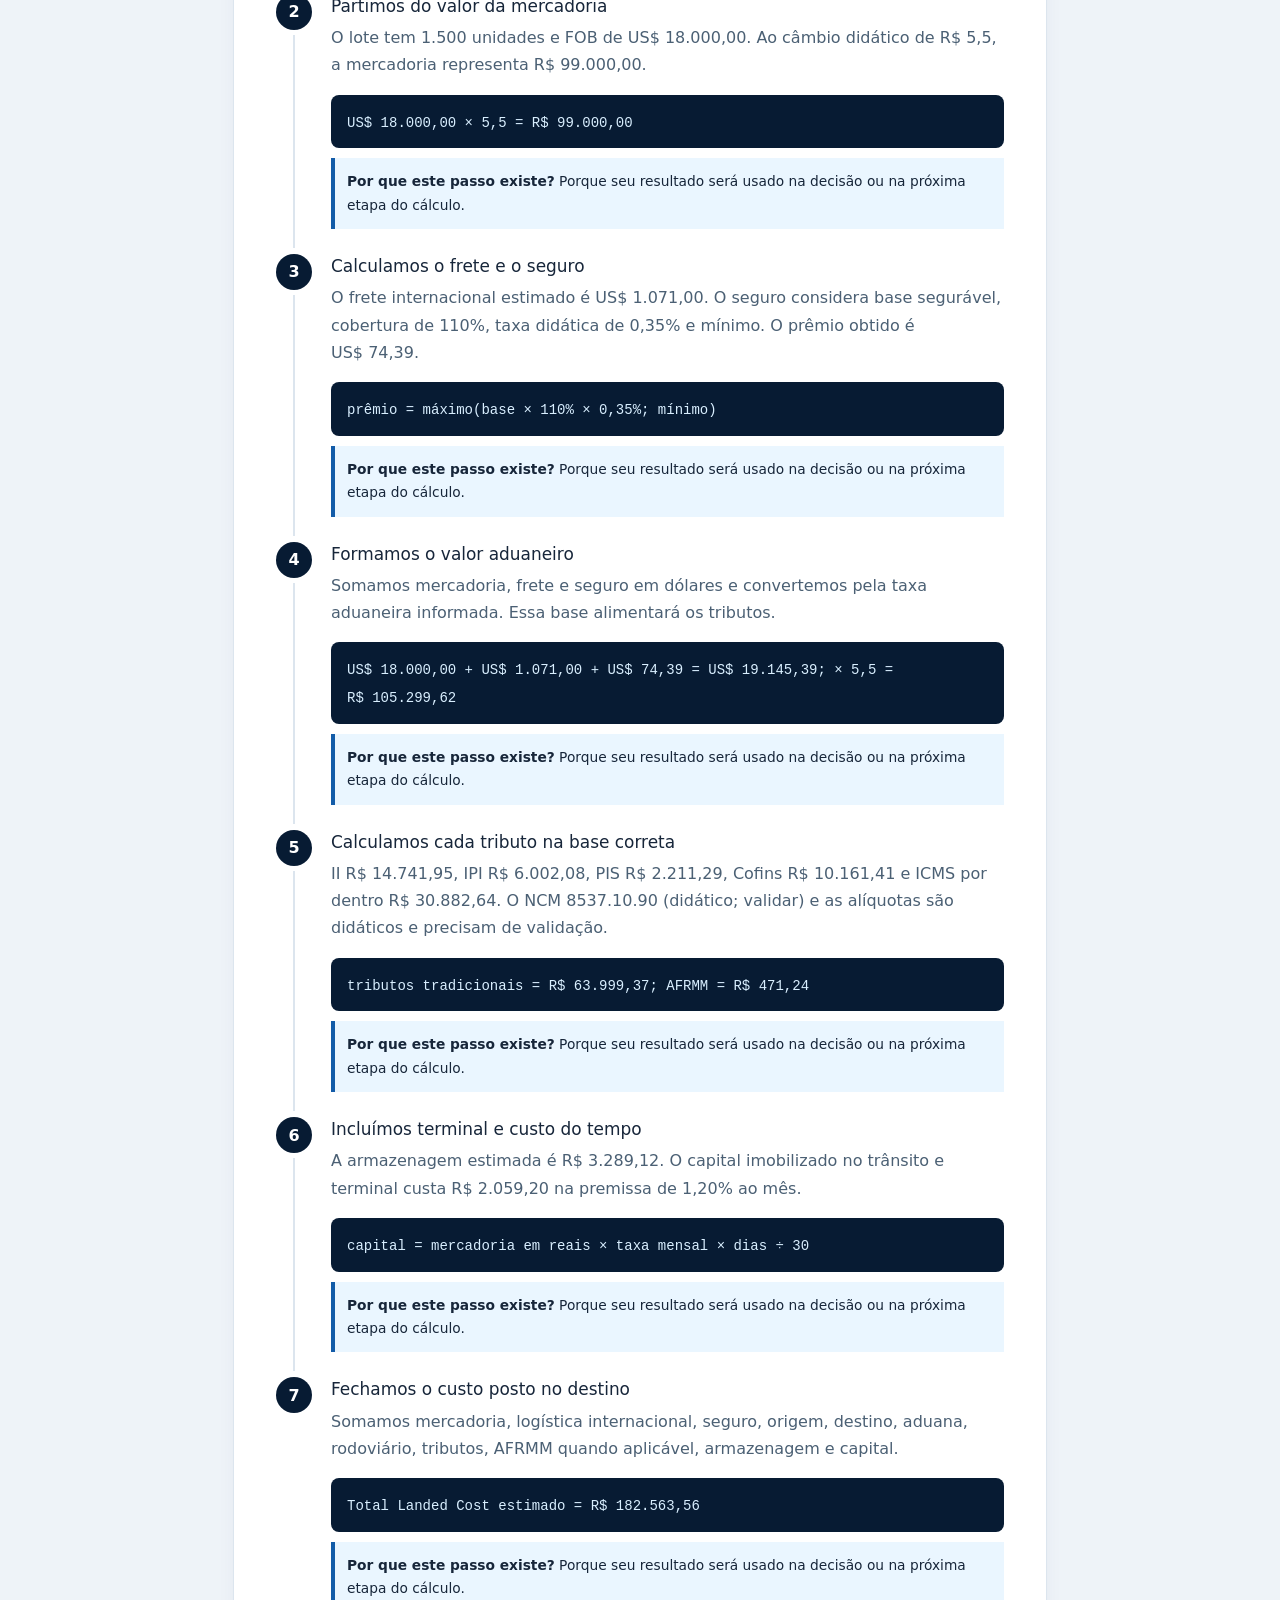
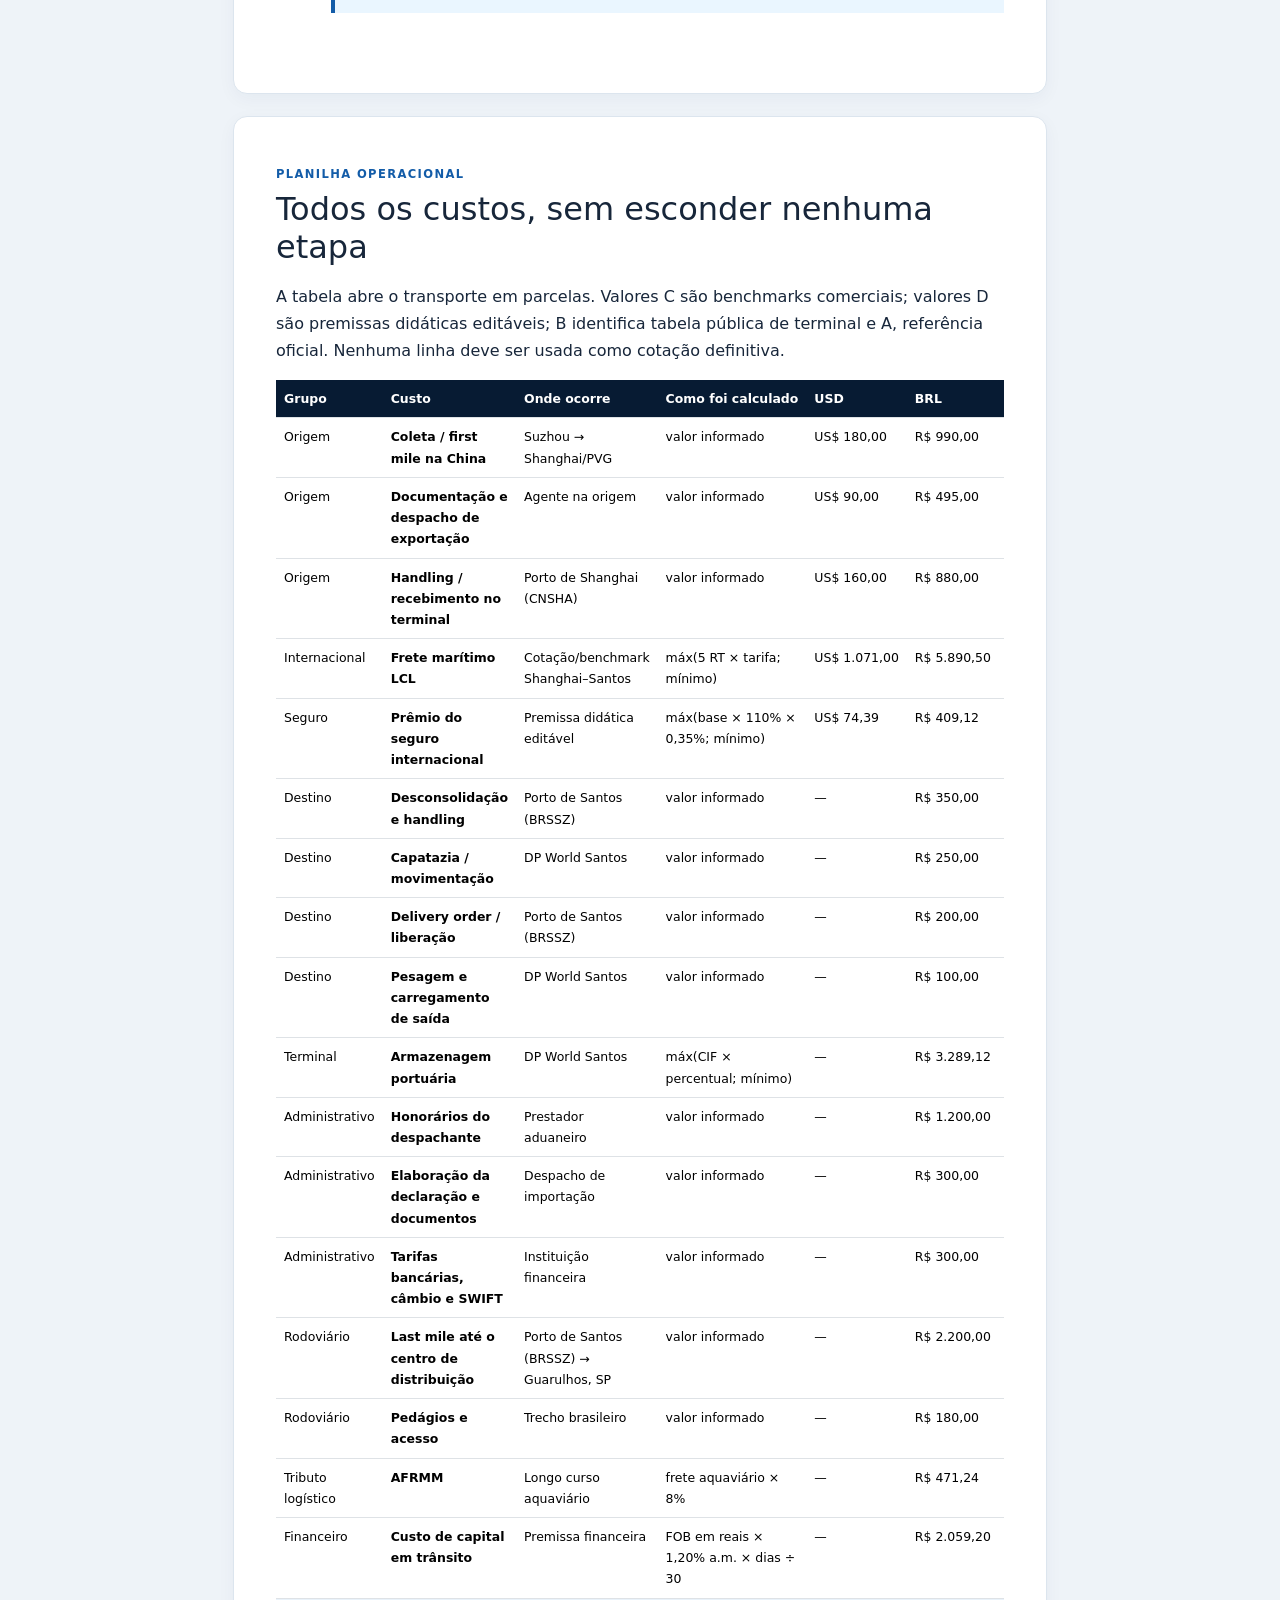
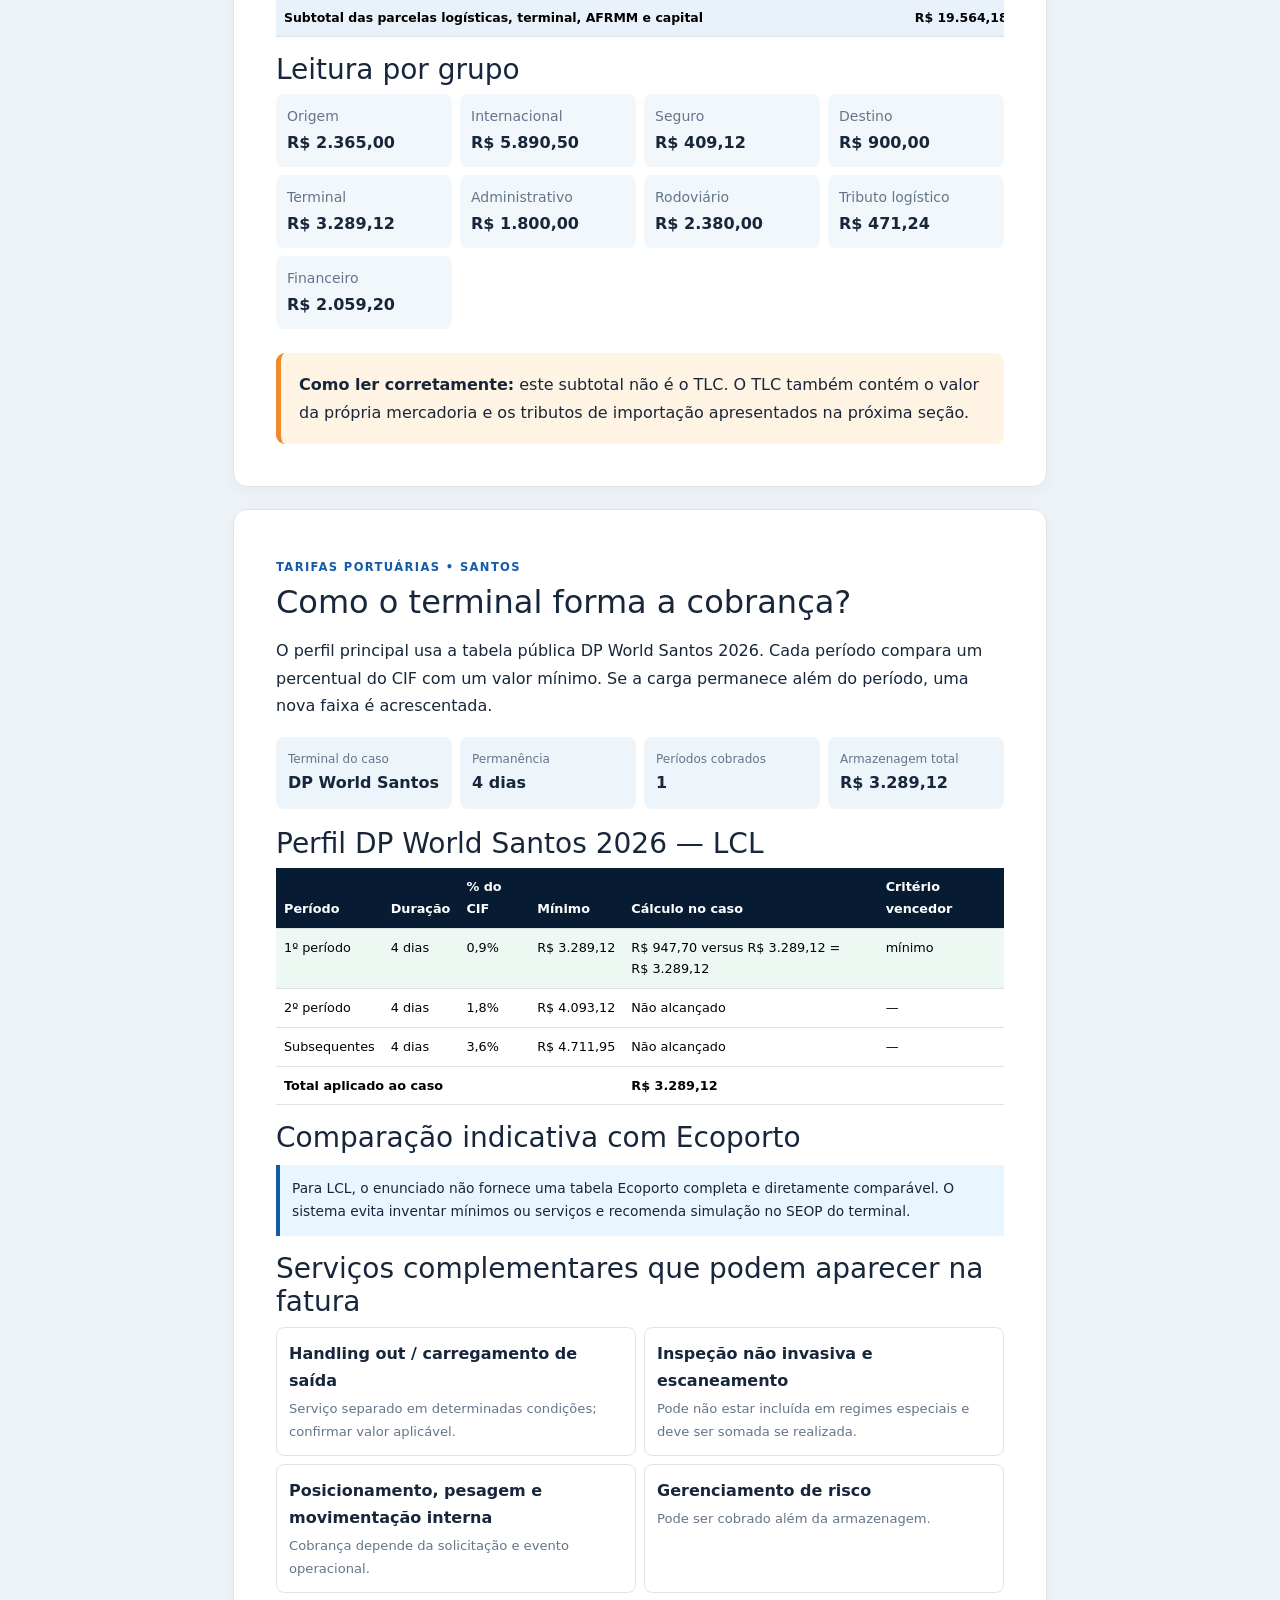
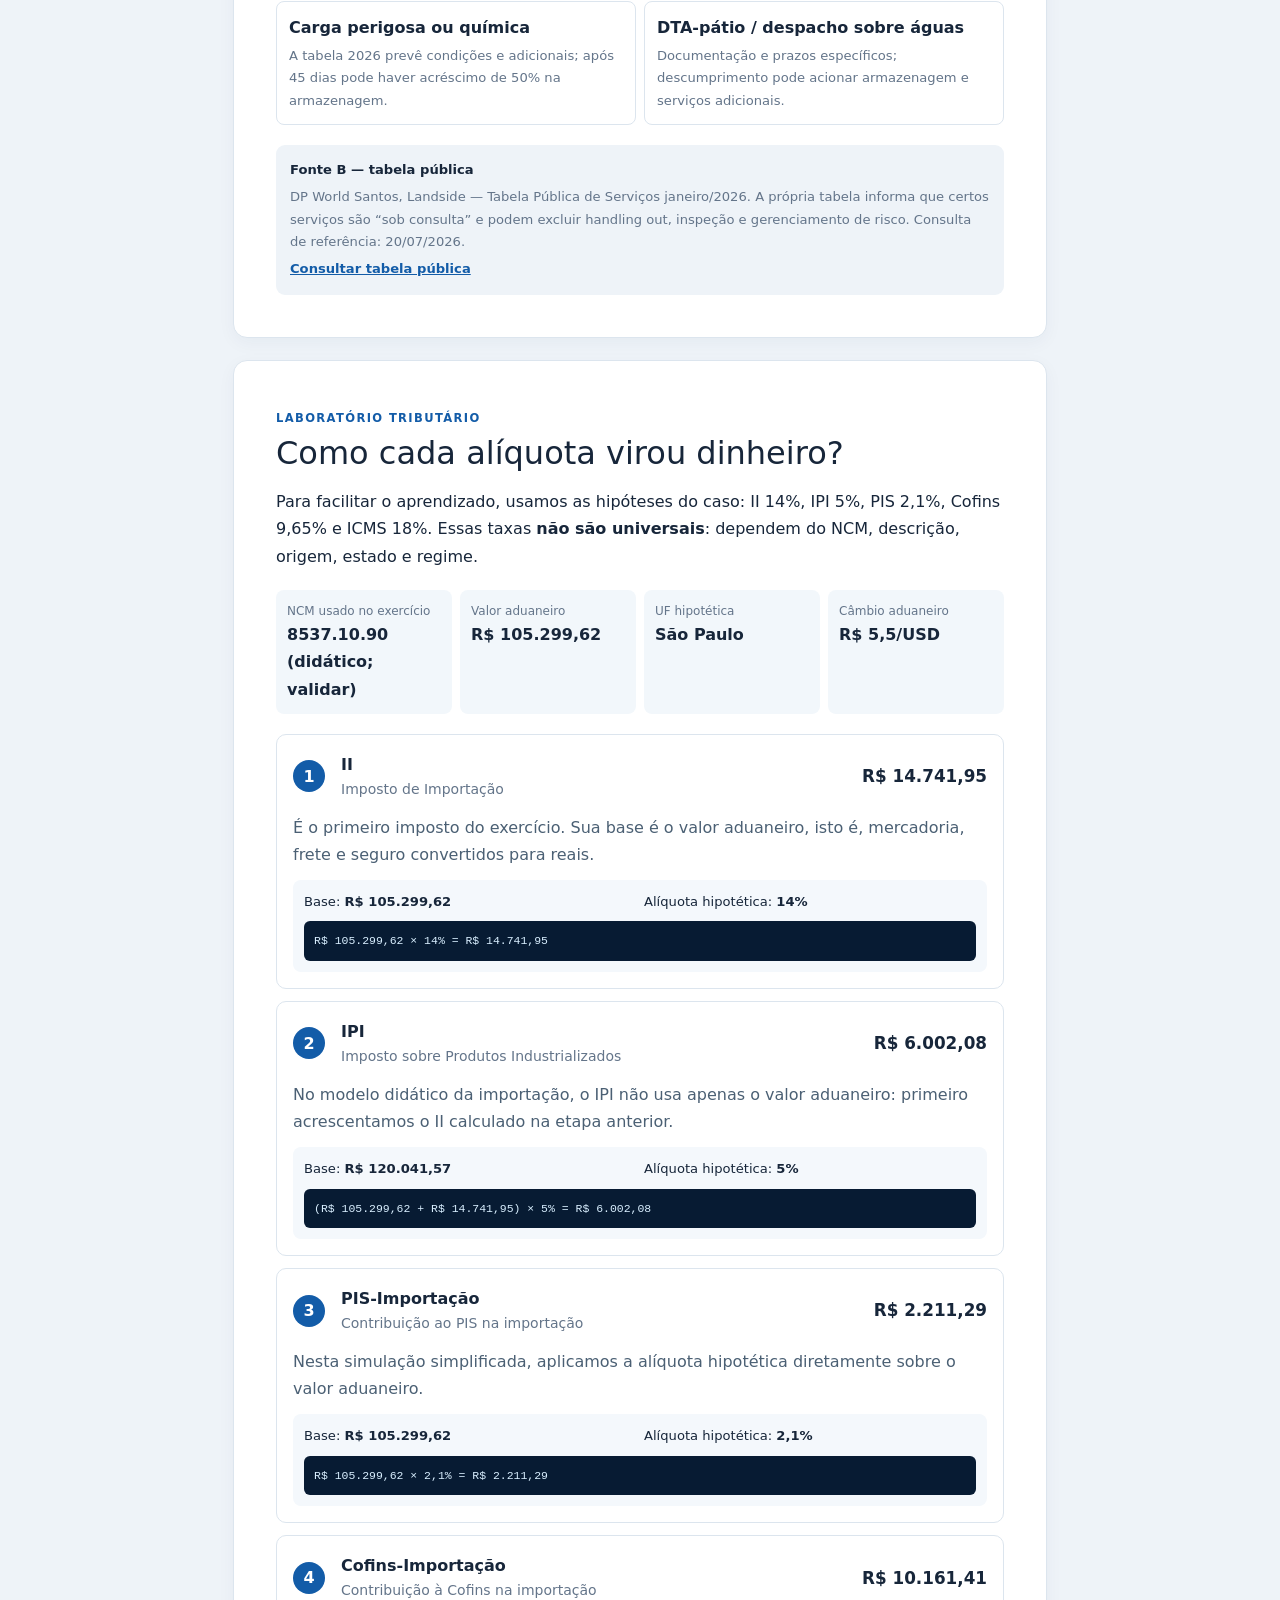
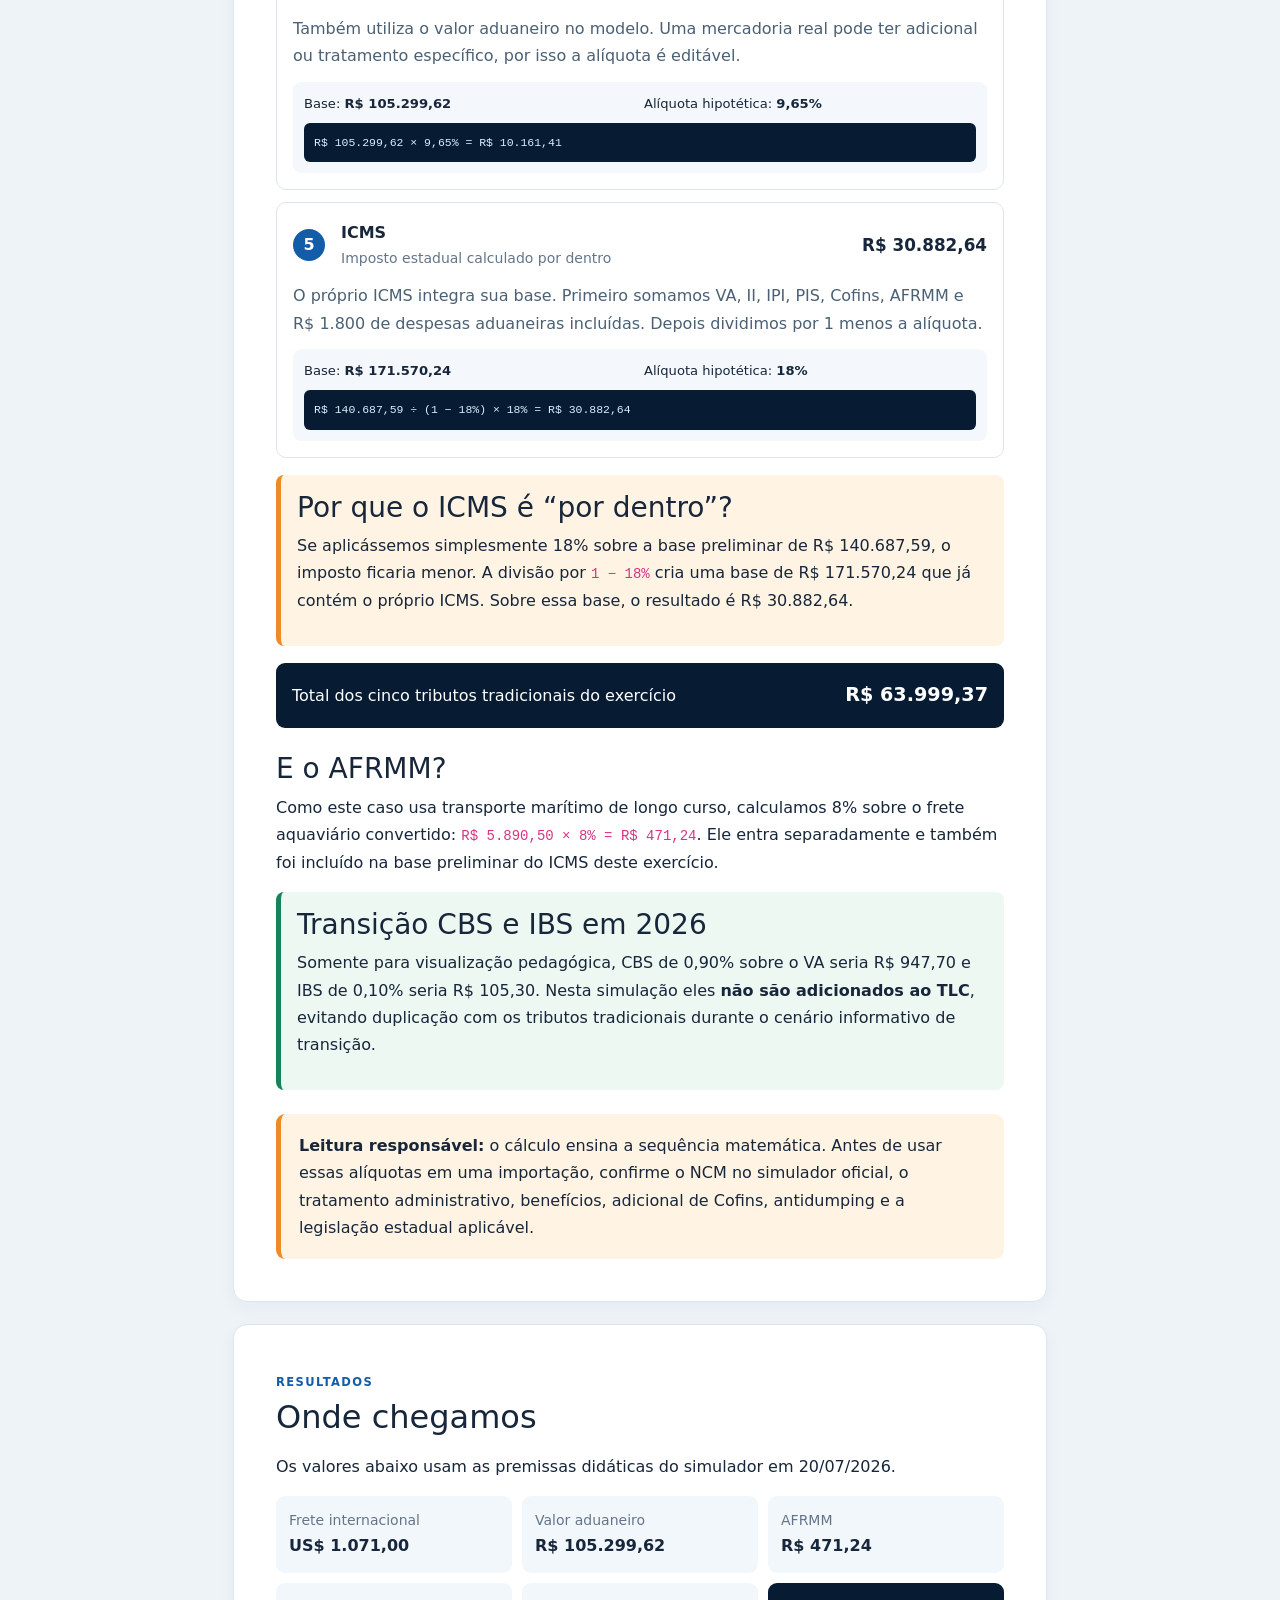
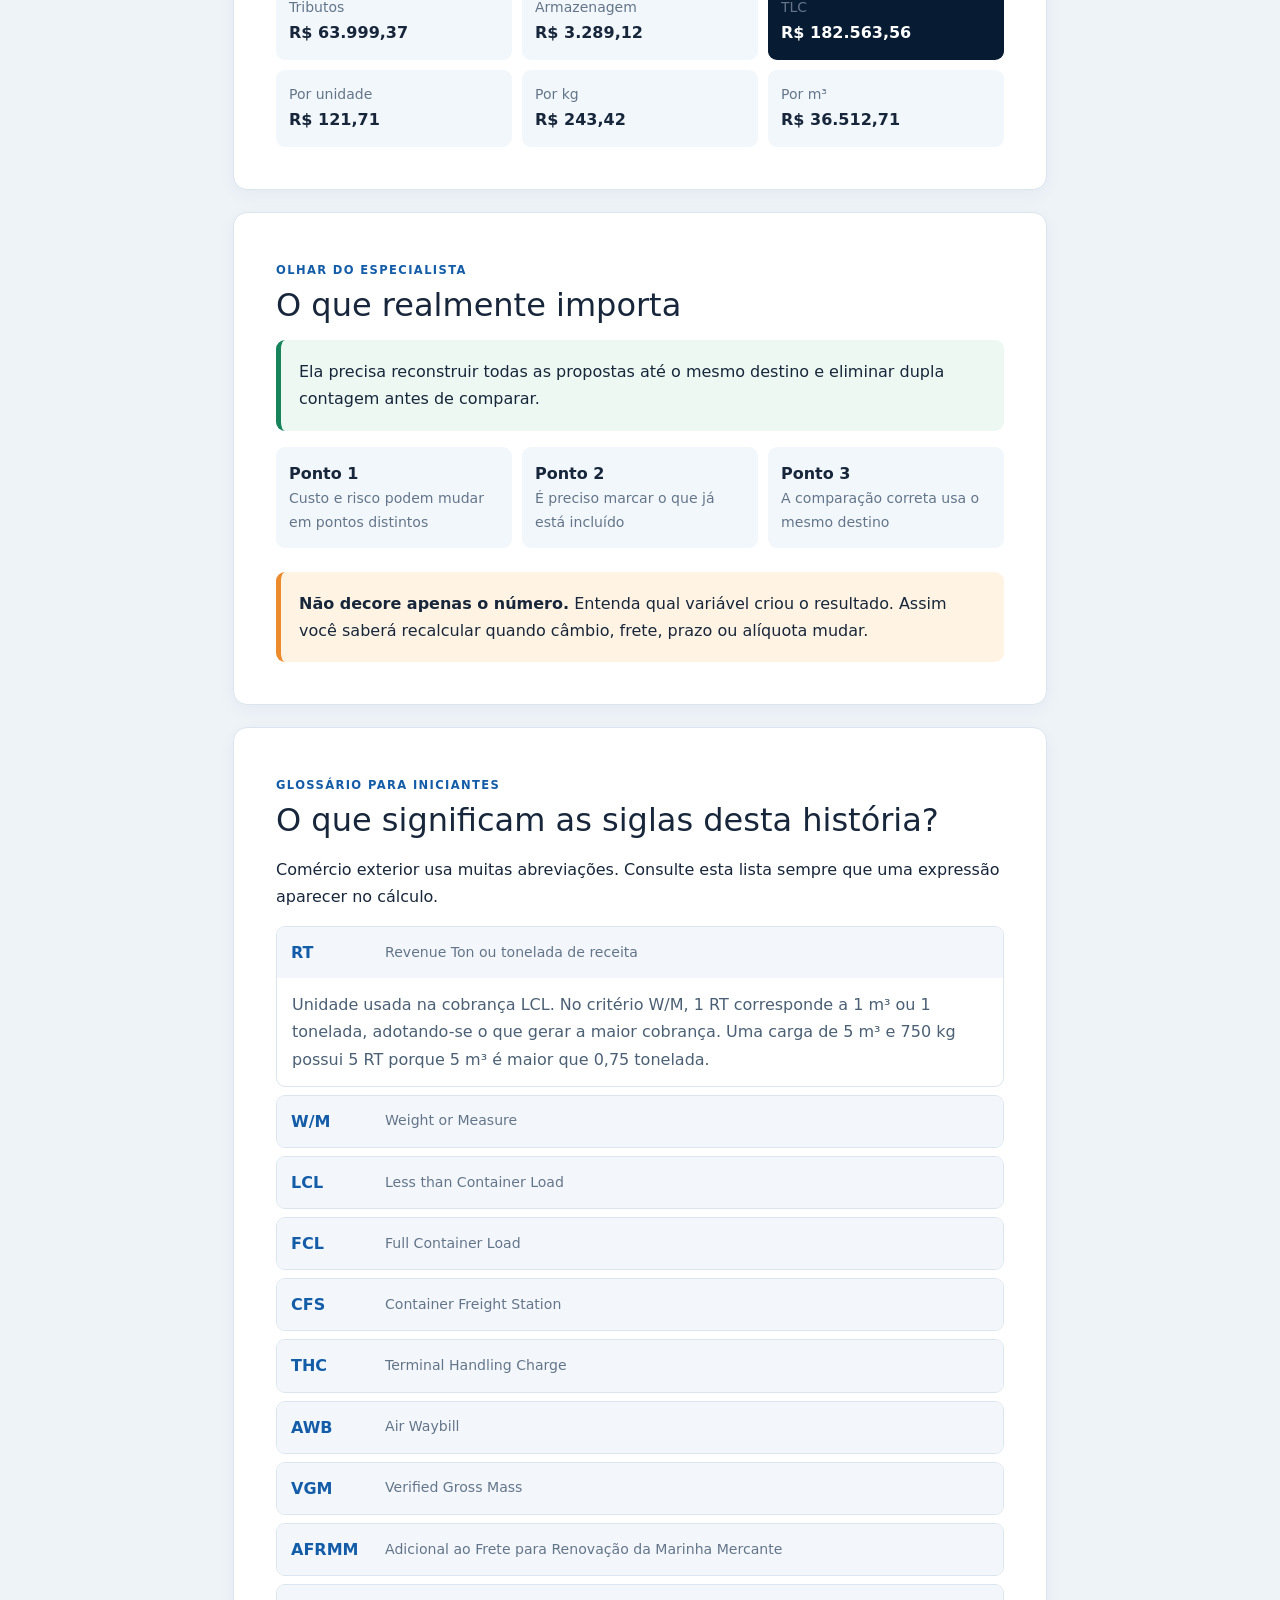
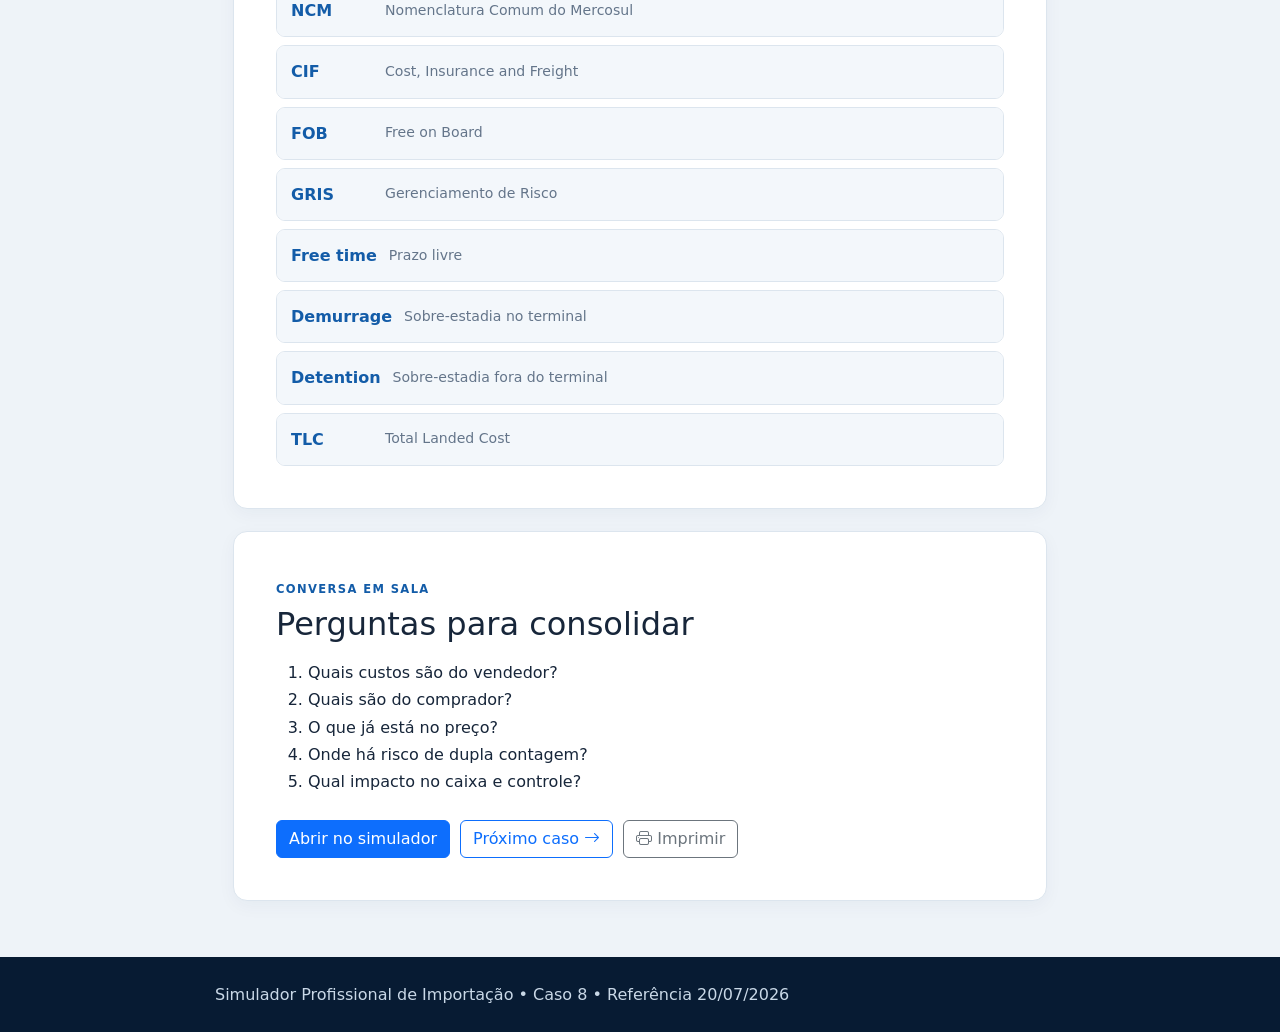
<file: caso-08-incoterms.html>
<!doctype html>
<html lang="pt-BR">
  <head>
    <meta charset="utf-8" />
    <meta name="viewport" content="width=device-width,initial-scale=1" />
    <title>Caso 8</title>
    <link href="bootstrap/css/bootstrap.min.css" rel="stylesheet" />
    <link href="bootstrap/icons/bootstrap-icons.min.css" rel="stylesheet" />
    <link href="./caso.css" rel="stylesheet" />
  </head>
  <body data-case="8">
    <header class="case-head">
      <div class="wrap">
        <a class="back" href="index.html"
          ><i class="bi bi-arrow-left"></i> Voltar ao índice dos casos</a
        >
        <p class="eyebrow">HISTÓRIA GUIADA • CASO <span id="caseNo">8</span></p>
        <h1 id="title">Carregando caso…</h1>
        <p class="lead" id="subtitle"></p>
        <div class="route" id="route"></div>
      </div>
    </header>
    <div class="disclaimer">
      <div class="wrap">
        <b>Estimativa educacional:</b> tarifas, NCMs e alíquotas devem ser
        validados em uma operação real.
      </div>
    </div>
    <main class="story wrap">
      <section class="chapter">
        <span class="chapter-tag">O COMEÇO DA HISTÓRIA</span>
        <h2>Conheça o desafio</h2>
        <div id="opening" class="opening"></div>
        <div id="facts" class="facts"></div>
      </section>
      <section class="chapter">
        <span class="chapter-tag">PASSO A PASSO</span>
        <h2>Vamos abrir a conta juntos</h2>
        <p>
          Nenhum número aparecerá por mágica. Acompanhe a ordem: cada resultado
          prepara o cálculo seguinte.
        </p>
        <ol id="steps" class="steps"></ol>
      </section>
      <section class="chapter">
        <span class="chapter-tag">RESULTADOS</span>
        <h2>Onde chegamos</h2>
        <p>
          Os valores abaixo usam as premissas didáticas do simulador em
          20/07/2026.
        </p>
        <div id="results" class="results"></div>
      </section>
      <section class="chapter">
        <span class="chapter-tag">OLHAR DO ESPECIALISTA</span>
        <h2>O que realmente importa</h2>
        <p id="decision" class="specialist"></p>
        <div id="lessons" class="lessons"></div>
        <div class="highlight mt-4">
          <b>Não decore apenas o número.</b> Entenda qual variável criou o
          resultado. Assim você saberá recalcular quando câmbio, frete, prazo ou
          alíquota mudar.
        </div>
      </section>
      <section class="chapter">
        <span class="chapter-tag">CONVERSA EM SALA</span>
        <h2>Perguntas para consolidar</h2>
        <ol id="questions" class="questions"></ol>
        <div class="actions">
          <a class="btn btn-primary" href="../index.html#casos"
            >Abrir no simulador</a
          ><a class="btn btn-outline-primary" href="caso-01-lcl.html"
            >Próximo caso <i class="bi bi-arrow-right"></i></a
          ><button class="btn btn-outline-secondary" onclick="print()">
            <i class="bi bi-printer"></i> Imprimir
          </button>
        </div>
      </section>
    </main>
    <footer class="case-foot">
      <div class="wrap">
        Simulador Profissional de Importação • Caso 8 • Referência 20/07/2026
      </div>
    </footer>
    <script src="bootstrap/js/bootstrap.bundle.min.js"></script>
    <script src="js/dados-2026.js"></script>
    <script src="js/calculos.js"></script>
    <script src="js/caso-pagina.js"></script>
  </body>
</html>
</file>
<file: casos-index.css>
:root{--navy:#071b33;--blue:#135ca8;--ink:#17263a;--muted:#64758a;--bg:#eef3f8;--line:#dce5ee}*{box-sizing:border-box}body{margin:0;background:var(--bg);color:var(--ink);font-family:Inter,system-ui,"Segoe UI",sans-serif}header{background:linear-gradient(120deg,var(--navy),#135685);color:#fff;padding:38px 18px 48px}header .back{color:#c9e5f9;text-decoration:none}header .eyebrow{font-size:.75rem;letter-spacing:.14em;color:#9bc7e8;margin:27px 0 6px}header h1{font-size:clamp(2rem,5vw,4rem);line-height:1.05}header p{max-width:750px;color:#d4e6f4;font-size:1.08rem}main{padding:30px 18px}.intro{background:#fff;border:1px solid var(--line);border-radius:14px;padding:25px;margin-bottom:20px}.intro h2{font-size:1.35rem}.legend{display:grid;grid-template-columns:repeat(4,1fr);gap:8px}.legend span{background:#f0f6fb;padding:10px;border-radius:8px;font-size:.84rem}.legend b{display:block;color:var(--blue)}.cases{display:grid;grid-template-columns:repeat(2,1fr);gap:14px}.cases article{background:#fff;border:1px solid var(--line);border-radius:13px;padding:23px;display:flex;flex-direction:column;min-height:220px;transition:.2s}.cases article:hover{transform:translateY(-2px);box-shadow:0 9px 24px #173b5b16}.cases article>span{font-size:.7rem;letter-spacing:.12em;font-weight:800;color:var(--blue)}.cases h2{font-size:1.35rem;margin:.5rem 0}.cases p{color:var(--muted);line-height:1.6}.cases a{margin-top:auto;color:var(--blue);font-weight:700;text-decoration:none}.next{margin-top:22px;background:var(--navy);color:#fff;border-radius:14px;padding:25px;display:flex;justify-content:space-between;align-items:center}.next h2{font-size:1.35rem}.next p{margin:0;color:#c7d9e8}footer{background:var(--navy);color:#cad9e8;padding:25px 18px;margin-top:35px}@media(max-width:700px){.cases{grid-template-columns:1fr}.legend{grid-template-columns:repeat(2,1fr)}.next{display:block}.next a{margin-top:12px}}@media print{header{background:#fff;color:#000}.back,.next{display:none}.cases article{break-inside:avoid}}
</file>
<file: caso.css>
:root {
  --navy: #071b33;
  --blue: #135ca8;
  --ink: #17263a;
  --muted: #64758a;
  --bg: #eef3f8;
  --line: #dce5ee;
  --orange: #ed8b2c;
  --green: #16835b;
}
* {
  box-sizing: border-box;
}
body {
  margin: 0;
  background: var(--bg);
  color: var(--ink);
  font-family: Inter, system-ui, "Segoe UI", sans-serif;
  line-height: 1.7;
}
.case-head {
  background: linear-gradient(120deg, var(--navy), #124d7e);
  color: #fff;
  padding: 35px 18px;
}
.wrap {
  max-width: 850px;
  margin: auto;
}
.back {
  color: #cce7fb;
  text-decoration: none;
}
.eyebrow {
  margin: 24px 0 5px;
  color: #9fcbea;
  font-size: 0.75rem;
  font-weight: 800;
  letter-spacing: 0.14em;
}
.case-head h1 {
  font-size: clamp(2rem, 5vw, 3.7rem);
  line-height: 1.08;
  margin: 0.25rem 0;
}
.case-head .lead {
  color: #d8e8f5;
}
.route {
  display: flex;
  flex-wrap: wrap;
  gap: 8px;
  align-items: center;
  margin-top: 22px;
}
.route span {
  background: #ffffff13;
  border: 1px solid #ffffff35;
  border-radius: 20px;
  padding: 7px 11px;
}
.disclaimer {
  background: #fff3dd;
  border-bottom: 1px solid #edc986;
  padding: 12px 18px;
}
.story {
  padding: 34px 18px;
}
.chapter {
  background: #fff;
  border: 1px solid var(--line);
  border-radius: 14px;
  padding: clamp(22px, 5vw, 42px);
  margin-bottom: 22px;
  box-shadow: 0 5px 18px #1a38520b;
}
.chapter-tag {
  font-size: 0.72rem;
  color: var(--blue);
  font-weight: 800;
  letter-spacing: 0.12em;
}
.chapter h2 {
  font-size: clamp(1.45rem, 3vw, 2rem);
  margin: 0.25rem 0 1rem;
}
.opening {
  font-size: 1.1rem;
}
.facts,
.results,
.lessons {
  display: grid;
  grid-template-columns: repeat(3, 1fr);
  gap: 10px;
}
.fact,
.result,
.lesson {
  background: #f2f7fb;
  border-radius: 9px;
  padding: 13px;
}
.fact small,
.result small {
  display: block;
  color: var(--muted);
}
.steps {
  list-style: none;
  counter-reset: step;
  padding: 0;
}
.steps > li {
  position: relative;
  padding: 5px 0 22px 55px;
  counter-increment: step;
}
.steps > li:before {
  content: counter(step);
  position: absolute;
  left: 0;
  top: 3px;
  width: 36px;
  height: 36px;
  border-radius: 50%;
  display: grid;
  place-items: center;
  background: var(--navy);
  color: #fff;
  font-weight: 800;
}
.steps > li:not(:last-child):after {
  content: "";
  position: absolute;
  left: 17px;
  top: 44px;
  bottom: 3px;
  border-left: 2px solid var(--line);
}
.steps h3 {
  font-size: 1.06rem;
}
.steps p {
  color: #4b6074;
}
.calc {
  background: #071b33;
  color: #d9efff;
  border-radius: 8px;
  padding: 13px 16px;
  margin: 10px 0;
}
.calc code {
  color: inherit;
  white-space: normal;
}
.explain {
  font-size: 0.86rem;
  background: #eaf6ff;
  border-left: 4px solid var(--blue);
  padding: 12px;
  margin-top: 10px;
}
.highlight {
  background: #fff3e4;
  border-left: 5px solid var(--orange);
  padding: 18px;
  border-radius: 9px;
}
.specialist {
  background: #edf8f3;
  border-left: 5px solid var(--green);
  padding: 18px;
  border-radius: 9px;
}
.result.primary {
  background: var(--navy);
  color: #fff;
}
.cost-table {
  font-size: 0.78rem;
  min-width: 760px;
}
.cost-table thead th {
  background: var(--navy);
  color: #fff;
  white-space: nowrap;
}
.cost-table tfoot th {
  background: #e9f2fa;
}
.level {
  display: inline-grid;
  place-items: center;
  width: 26px;
  height: 26px;
  border-radius: 50%;
  font-weight: 800;
  background: #e5edf5;
}
.level-a {
  background: #d9f4e8;
  color: #08633e;
}
.level-b {
  background: #dceeff;
  color: #064f91;
}
.level-c {
  background: #fff0d5;
  color: #91520d;
}
.level-d {
  background: #f1e5ff;
  color: #65408b;
}
.cost-summary {
  display: grid;
  grid-template-columns: repeat(4, 1fr);
  gap: 8px;
}
.cost-summary div {
  background: #f2f7fb;
  border-radius: 8px;
  padding: 11px;
}
.cost-summary small,
.cost-summary b {
  display: block;
}
.cost-summary small {
  color: var(--muted);
}
.terminal-result{display:grid;grid-template-columns:repeat(4,1fr);gap:8px;margin:18px 0}.terminal-result div{background:#edf5fb;border-radius:8px;padding:12px}.terminal-result small,.terminal-result b{display:block}.terminal-result small{color:var(--muted);font-size:.75rem}.tariff-table{font-size:.8rem;min-width:680px}.tariff-table thead th{background:var(--navy);color:#fff}.tariff-table tr.applied td{background:#edf8f3}.tariff-formula{background:#f3f7fb;border-radius:9px;padding:14px;margin-bottom:20px}.tariff-formula code{display:block;color:var(--navy);font-weight:700}.optional-services{display:grid;grid-template-columns:repeat(2,1fr);gap:8px}.optional-services div{border:1px solid var(--line);border-radius:8px;padding:12px}.optional-services b,.optional-services span{display:block}.optional-services span{font-size:.82rem;color:var(--muted);margin-top:4px}.comparison-terminal{display:grid;grid-template-columns:repeat(2,1fr);gap:10px}.comparison-terminal div{background:#f2f7fb;border-radius:9px;padding:14px}.comparison-terminal small,.comparison-terminal b,.comparison-terminal span{display:block}.comparison-terminal b{font-size:1.2rem}.comparison-terminal span{font-size:.8rem;color:var(--muted)}.source-card{margin-top:20px;background:#eef3f8;border-radius:9px;padding:14px;display:grid;gap:5px;font-size:.82rem}.source-card span{color:var(--muted)}.source-card a{color:var(--blue);font-weight:700}.tax-context {
  display: grid;
  grid-template-columns: repeat(4, 1fr);
  gap: 8px;
  margin: 20px 0;
}
.tax-context div {
  background: #f2f7fb;
  border-radius: 8px;
  padding: 11px;
}
.tax-context small,
.tax-context b {
  display: block;
}
.tax-context small {
  color: var(--muted);
  font-size: 0.75rem;
}
.tax-steps {
  list-style: none;
  padding: 0;
  display: grid;
  gap: 12px;
}
.tax-steps > li {
  border: 1px solid var(--line);
  border-radius: 10px;
  padding: 16px;
}
.tax-heading {
  display: grid;
  grid-template-columns: 38px 1fr auto;
  align-items: center;
  gap: 10px;
}
.tax-heading > span {
  width: 32px;
  height: 32px;
  border-radius: 50%;
  display: grid;
  place-items: center;
  background: var(--blue);
  color: #fff;
  font-weight: 800;
}
.tax-heading small,
.tax-heading b {
  display: block;
}
.tax-heading small {
  color: var(--muted);
}
.tax-heading strong {
  font-size: 1.05rem;
}
.tax-steps > li > p {
  color: #4b6074;
  margin: 12px 0;
}
.tax-math {
  display: grid;
  grid-template-columns: 1fr 1fr;
  gap: 8px;
  background: #f4f8fc;
  padding: 11px;
  border-radius: 8px;
  font-size: 0.82rem;
}
.tax-math code {
  grid-column: 1/-1;
  background: var(--navy);
  color: #d9efff;
  padding: 10px;
  border-radius: 6px;
}
.icms-explained {
  background: #fff3e4;
  border-left: 5px solid var(--orange);
  padding: 16px;
  border-radius: 8px;
  margin: 17px 0;
}
.tax-total {
  display: flex;
  align-items: center;
  justify-content: space-between;
  background: var(--navy);
  color: #fff;
  padding: 16px;
  border-radius: 9px;
}
.tax-total b {
  font-size: 1.2rem;
}
.transition-box {
  background: #edf8f3;
  border-left: 5px solid var(--green);
  padding: 16px;
  border-radius: 8px;
}
.glossary {
  display: grid;
  gap: 8px;
}
.glossary details {
  border: 1px solid var(--line);
  border-radius: 9px;
  overflow: hidden;
}
.glossary summary {
  display: flex;
  align-items: center;
  gap: 12px;
  cursor: pointer;
  padding: 12px 14px;
  background: #f3f7fb;
}
.glossary summary b {
  min-width: 82px;
  color: var(--blue);
}
.glossary summary span {
  color: var(--muted);
  font-size: 0.88rem;
}
.glossary details p {
  padding: 13px 15px;
  margin: 0;
  color: #4b6074;
}
.lesson b,
.lesson span {
  display: block;
}
.lesson span {
  color: var(--muted);
  font-size: 0.88rem;
}
.actions {
  display: flex;
  gap: 10px;
  margin-top: 25px;
}
.case-foot {
  background: var(--navy);
  color: #c9d8e7;
  padding: 24px 18px;
}
@media (max-width: 680px) {
  .facts,
  .results,
  .lessons {
    grid-template-columns: 1fr;
  }
  .chapter {
    padding: 22px;
  }
  .actions {
    display: grid;
  }
  .cost-summary {
    grid-template-columns: repeat(2, 1fr);
  }
  .tax-context {
    grid-template-columns: repeat(2, 1fr);
  }
  .terminal-result{grid-template-columns:repeat(2,1fr)}.optional-services,.comparison-terminal{grid-template-columns:1fr}
  .tax-heading {
    grid-template-columns: 38px 1fr;
  }
  .tax-heading strong {
    grid-column: 2;
  }
  .tax-math {
    grid-template-columns: 1fr;
  }
  .tax-total {
    display: block;
  }
  .tax-total b {
    display: block;
    margin-top: 5px;
  }
}
@media print {
  .actions,
  .back,
  .disclaimer {
    display: none;
  }
  body {
    background: #fff;
  }
  .case-head {
    background: #fff;
    color: #000;
    padding: 0;
  }
  .chapter {
    box-shadow: none;
    border: 0;
    border-bottom: 1px solid #aaa;
    margin: 0;
  }
  .steps > li,
  .fact,
  .result,
  .lesson,
  .highlight,
  .specialist {
    break-inside: avoid;
  }
}
</file>
